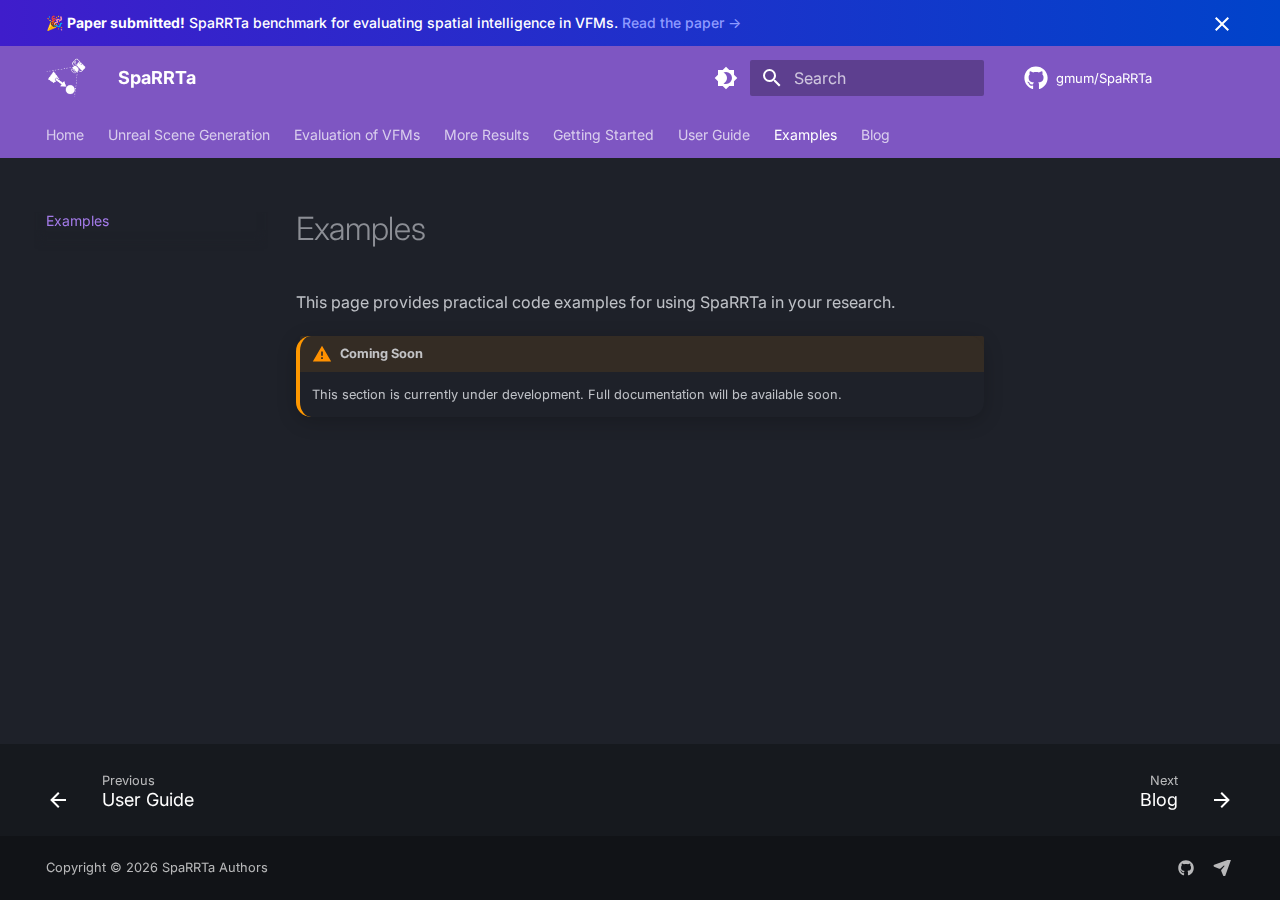
<file: examples/index.html>
<!DOCTYPE html><html lang="en" class="no-js"><head>
    
      <meta charset="utf-8">
      <meta name="viewport" content="width=device-width,initial-scale=1">
      
        <meta name="description" content="Code examples and demonstrations for using SpaRRTa">
      
      
        <meta name="author" content="Turhan Can Kargin et al.">
      
      
        <link rel="canonical" href="https://gmum.github.io/SpaRRTa/examples/">
      
      
        <link rel="prev" href="../user-guide/">
      
      
        <link rel="next" href="../blog/">
      
      
        
      
      
      <link rel="icon" href="../imgs/favicon.png">
      <meta name="generator" content="mkdocs-1.6.1, mkdocs-material-9.7.4">
    
    
      
        <title>Examples - SpaRRTa</title>
      
    
    
      <link rel="stylesheet" href="../assets/stylesheets/main.484c7ddc.min.css">
      
        
        <link rel="stylesheet" href="../assets/stylesheets/palette.ab4e12ef.min.css">
      
      


    
    
      
    
    
      
        
        
        <link rel="preconnect" href="https://fonts.gstatic.com" crossorigin="">
        <link rel="stylesheet" href="https://fonts.googleapis.com/css?family=Inter:300,300i,400,400i,700,700i%7CJetBrains+Mono:400,400i,700,700i&amp;display=fallback">
        <style>:root{--md-text-font:"Inter";--md-code-font:"JetBrains Mono"}</style>
      
    
    
      <link rel="stylesheet" href="../stylesheets/extra.css">
    
    <script>__md_scope=new URL("..",location),__md_hash=e=>[...e].reduce(((e,_)=>(e<<5)-e+_.charCodeAt(0)),0),__md_get=(e,_=localStorage,t=__md_scope)=>JSON.parse(_.getItem(t.pathname+"."+e)),__md_set=(e,_,t=localStorage,a=__md_scope)=>{try{t.setItem(a.pathname+"."+e,JSON.stringify(_))}catch(e){}}</script>
    
      
  


  
  

<script id="__analytics">function __md_analytics(){function e(){dataLayer.push(arguments)}window.dataLayer=window.dataLayer||[],e("js",new Date),e("config","G-S4G8M79T0F"),document.addEventListener("DOMContentLoaded",(function(){document.forms.search&&document.forms.search.query.addEventListener("blur",(function(){this.value&&e("event","search",{search_term:this.value})}));document$.subscribe((function(){var t=document.forms.feedback;if(void 0!==t)for(var a of t.querySelectorAll("[type=submit]"))a.addEventListener("click",(function(a){a.preventDefault();var n=document.location.pathname,d=this.getAttribute("data-md-value");e("event","feedback",{page:n,data:d}),t.firstElementChild.disabled=!0;var r=t.querySelector(".md-feedback__note [data-md-value='"+d+"']");r&&(r.hidden=!1)})),t.hidden=!1})),location$.subscribe((function(t){e("config","G-S4G8M79T0F",{page_path:t.pathname})}))}));var t=document.createElement("script");t.async=!0,t.src="https://www.googletagmanager.com/gtag/js?id=G-S4G8M79T0F",document.getElementById("__analytics").insertAdjacentElement("afterEnd",t)}</script>
  
    <script>"undefined"!=typeof __md_analytics&&__md_analytics()</script>
  

    
    
  <link href="../assets/stylesheets/glightbox.min.css" rel="stylesheet"><script src="../assets/javascripts/glightbox.min.js"></script><style id="glightbox-style">
            html.glightbox-open { overflow: initial; height: 100%; }
            .gslide-title { margin-top: 0px; user-select: text; }
            .gslide-desc { color: #666; user-select: text; }
            .gslide-image img { background: white; }
            .gscrollbar-fixer { padding-right: 15px; }
            .gdesc-inner { font-size: 0.75rem; }
            body[data-md-color-scheme="slate"] .gdesc-inner { background: var(--md-default-bg-color); }
            body[data-md-color-scheme="slate"] .gslide-title { color: var(--md-default-fg-color); }
            body[data-md-color-scheme="slate"] .gslide-desc { color: var(--md-default-fg-color); }
        </style></head>
  
  
    
    
      
    
    
    
    
    <body dir="ltr" data-md-color-scheme="slate" data-md-color-primary="deep-purple" data-md-color-accent="indigo">
  
    
    <input class="md-toggle" data-md-toggle="drawer" type="checkbox" id="__drawer" autocomplete="off">
    <input class="md-toggle" data-md-toggle="search" type="checkbox" id="__search" autocomplete="off">
    <label class="md-overlay" for="__drawer"></label>
    <div data-md-component="skip">
      
        
        <a href="#examples" class="md-skip">
          Skip to content
        </a>
      
    </div>
    <div data-md-component="announce">
      
        <aside class="md-banner">
          <div class="md-banner__inner md-grid md-typeset">
            
              <button class="md-banner__button md-icon" aria-label="Don't show this again">
                
                <svg xmlns="http://www.w3.org/2000/svg" viewBox="0 0 24 24"><path d="M19 6.41 17.59 5 12 10.59 6.41 5 5 6.41 10.59 12 5 17.59 6.41 19 12 13.41 17.59 19 19 17.59 13.41 12z"></path></svg>
              </button>
            
            
  <div class="announcement-content">
    🎉 <strong>Paper submitted!</strong> SpaRRTa benchmark for evaluating spatial intelligence in VFMs.
    <a href="https://arxiv.org/abs/2601.11729" target="_blank">Read the paper →</a>
  </div>

          </div>
          
            <script>var el=document.querySelector("[data-md-component=announce]");if(el){var content=el.querySelector(".md-typeset");__md_hash(content.innerHTML)===__md_get("__announce")&&(el.hidden=!0)}</script>
          
        </aside>
      
    </div>
    
    
      

  

<header class="md-header md-header--shadow md-header--lifted" data-md-component="header">
  <nav class="md-header__inner md-grid" aria-label="Header">
    <a href=".." title="SpaRRTa" class="md-header__button md-logo" aria-label="SpaRRTa" data-md-component="logo">
      
  <img src="../imgs/favicon.png" alt="logo">

    </a>
    <label class="md-header__button md-icon" for="__drawer">
      
      <svg xmlns="http://www.w3.org/2000/svg" viewBox="0 0 24 24"><path d="M3 6h18v2H3zm0 5h18v2H3zm0 5h18v2H3z"></path></svg>
    </label>
    <div class="md-header__title" data-md-component="header-title">
      <div class="md-header__ellipsis">
        <div class="md-header__topic">
          <span class="md-ellipsis">
            SpaRRTa
          </span>
        </div>
        <div class="md-header__topic" data-md-component="header-topic">
          <span class="md-ellipsis">
            
              Examples
            
          </span>
        </div>
      </div>
    </div>
    
      
        <form class="md-header__option" data-md-component="palette">
  
    
    
    
    <input class="md-option" data-md-color-media="" data-md-color-scheme="slate" data-md-color-primary="deep-purple" data-md-color-accent="indigo" aria-label="Switch to light mode" type="radio" name="__palette" id="__palette_0">
    
      <label class="md-header__button md-icon" title="Switch to light mode" for="__palette_1" hidden="">
        <svg xmlns="http://www.w3.org/2000/svg" viewBox="0 0 24 24"><path d="M12 18c-.89 0-1.74-.2-2.5-.55C11.56 16.5 13 14.42 13 12s-1.44-4.5-3.5-5.45C10.26 6.2 11.11 6 12 6a6 6 0 0 1 6 6 6 6 0 0 1-6 6m8-9.31V4h-4.69L12 .69 8.69 4H4v4.69L.69 12 4 15.31V20h4.69L12 23.31 15.31 20H20v-4.69L23.31 12z"></path></svg>
      </label>
    
  
    
    
    
    <input class="md-option" data-md-color-media="" data-md-color-scheme="default" data-md-color-primary="deep-purple" data-md-color-accent="indigo" aria-label="Switch to dark mode" type="radio" name="__palette" id="__palette_1">
    
      <label class="md-header__button md-icon" title="Switch to dark mode" for="__palette_0" hidden="">
        <svg xmlns="http://www.w3.org/2000/svg" viewBox="0 0 24 24"><path d="M12 8a4 4 0 0 0-4 4 4 4 0 0 0 4 4 4 4 0 0 0 4-4 4 4 0 0 0-4-4m0 10a6 6 0 0 1-6-6 6 6 0 0 1 6-6 6 6 0 0 1 6 6 6 6 0 0 1-6 6m8-9.31V4h-4.69L12 .69 8.69 4H4v4.69L.69 12 4 15.31V20h4.69L12 23.31 15.31 20H20v-4.69L23.31 12z"></path></svg>
      </label>
    
  
</form>
      
    
    
      <script>var palette=__md_get("__palette");if(palette&&palette.color){if("(prefers-color-scheme)"===palette.color.media){var media=matchMedia("(prefers-color-scheme: light)"),input=document.querySelector(media.matches?"[data-md-color-media='(prefers-color-scheme: light)']":"[data-md-color-media='(prefers-color-scheme: dark)']");palette.color.media=input.getAttribute("data-md-color-media"),palette.color.scheme=input.getAttribute("data-md-color-scheme"),palette.color.primary=input.getAttribute("data-md-color-primary"),palette.color.accent=input.getAttribute("data-md-color-accent")}for(var[key,value]of Object.entries(palette.color))document.body.setAttribute("data-md-color-"+key,value)}</script>
    
    
    
      
      
        <label class="md-header__button md-icon" for="__search">
          
          <svg xmlns="http://www.w3.org/2000/svg" viewBox="0 0 24 24"><path d="M9.5 3A6.5 6.5 0 0 1 16 9.5c0 1.61-.59 3.09-1.56 4.23l.27.27h.79l5 5-1.5 1.5-5-5v-.79l-.27-.27A6.52 6.52 0 0 1 9.5 16 6.5 6.5 0 0 1 3 9.5 6.5 6.5 0 0 1 9.5 3m0 2C7 5 5 7 5 9.5S7 14 9.5 14 14 12 14 9.5 12 5 9.5 5"></path></svg>
        </label>
        <div class="md-search" data-md-component="search" role="dialog">
  <label class="md-search__overlay" for="__search"></label>
  <div class="md-search__inner" role="search">
    <form class="md-search__form" name="search">
      <input type="text" class="md-search__input" name="query" aria-label="Search" placeholder="Search" autocapitalize="off" autocorrect="off" autocomplete="off" spellcheck="false" data-md-component="search-query" required="">
      <label class="md-search__icon md-icon" for="__search">
        
        <svg xmlns="http://www.w3.org/2000/svg" viewBox="0 0 24 24"><path d="M9.5 3A6.5 6.5 0 0 1 16 9.5c0 1.61-.59 3.09-1.56 4.23l.27.27h.79l5 5-1.5 1.5-5-5v-.79l-.27-.27A6.52 6.52 0 0 1 9.5 16 6.5 6.5 0 0 1 3 9.5 6.5 6.5 0 0 1 9.5 3m0 2C7 5 5 7 5 9.5S7 14 9.5 14 14 12 14 9.5 12 5 9.5 5"></path></svg>
        
        <svg xmlns="http://www.w3.org/2000/svg" viewBox="0 0 24 24"><path d="M20 11v2H8l5.5 5.5-1.42 1.42L4.16 12l7.92-7.92L13.5 5.5 8 11z"></path></svg>
      </label>
      <nav class="md-search__options" aria-label="Search">
        
          <a href="javascript:void(0)" class="md-search__icon md-icon" title="Share" aria-label="Share" data-clipboard="" data-clipboard-text="" data-md-component="search-share" tabindex="-1">
            
            <svg xmlns="http://www.w3.org/2000/svg" viewBox="0 0 24 24"><path d="M18 16.08c-.76 0-1.44.3-1.96.77L8.91 12.7c.05-.23.09-.46.09-.7s-.04-.47-.09-.7l7.05-4.11c.54.5 1.25.81 2.04.81a3 3 0 0 0 3-3 3 3 0 0 0-3-3 3 3 0 0 0-3 3c0 .24.04.47.09.7L8.04 9.81C7.5 9.31 6.79 9 6 9a3 3 0 0 0-3 3 3 3 0 0 0 3 3c.79 0 1.5-.31 2.04-.81l7.12 4.15c-.05.21-.08.43-.08.66 0 1.61 1.31 2.91 2.92 2.91s2.92-1.3 2.92-2.91A2.92 2.92 0 0 0 18 16.08"></path></svg>
          </a>
        
        <button type="reset" class="md-search__icon md-icon" title="Clear" aria-label="Clear" tabindex="-1">
          
          <svg xmlns="http://www.w3.org/2000/svg" viewBox="0 0 24 24"><path d="M19 6.41 17.59 5 12 10.59 6.41 5 5 6.41 10.59 12 5 17.59 6.41 19 12 13.41 17.59 19 19 17.59 13.41 12z"></path></svg>
        </button>
      </nav>
      
        <div class="md-search__suggest" data-md-component="search-suggest"></div>
      
    </form>
    <div class="md-search__output">
      <div class="md-search__scrollwrap" tabindex="0" data-md-scrollfix="">
        <div class="md-search-result" data-md-component="search-result">
          <div class="md-search-result__meta">
            Initializing search
          </div>
          <ol class="md-search-result__list" role="presentation"></ol>
        </div>
      </div>
    </div>
  </div>
</div>
      
    
    
      <div class="md-header__source">
        <a href="https://github.com/gmum/SpaRRTa" title="Go to repository" class="md-source" data-md-component="source">
  <div class="md-source__icon md-icon">
    
    <svg xmlns="http://www.w3.org/2000/svg" viewBox="0 0 512 512"><!--! Font Awesome Free 7.1.0 by @fontawesome - https://fontawesome.com License - https://fontawesome.com/license/free (Icons: CC BY 4.0, Fonts: SIL OFL 1.1, Code: MIT License) Copyright 2025 Fonticons, Inc.--><path d="M173.9 397.4c0 2-2.3 3.6-5.2 3.6-3.3.3-5.6-1.3-5.6-3.6 0-2 2.3-3.6 5.2-3.6 3-.3 5.6 1.3 5.6 3.6m-31.1-4.5c-.7 2 1.3 4.3 4.3 4.9 2.6 1 5.6 0 6.2-2s-1.3-4.3-4.3-5.2c-2.6-.7-5.5.3-6.2 2.3m44.2-1.7c-2.9.7-4.9 2.6-4.6 4.9.3 2 2.9 3.3 5.9 2.6 2.9-.7 4.9-2.6 4.6-4.6-.3-1.9-3-3.2-5.9-2.9M252.8 8C114.1 8 8 113.3 8 252c0 110.9 69.8 205.8 169.5 239.2 12.8 2.3 17.3-5.6 17.3-12.1 0-6.2-.3-40.4-.3-61.4 0 0-70 15-84.7-29.8 0 0-11.4-29.1-27.8-36.6 0 0-22.9-15.7 1.6-15.4 0 0 24.9 2 38.6 25.8 21.9 38.6 58.6 27.5 72.9 20.9 2.3-16 8.8-27.1 16-33.7-55.9-6.2-112.3-14.3-112.3-110.5 0-27.5 7.6-41.3 23.6-58.9-2.6-6.5-11.1-33.3 2.6-67.9 20.9-6.5 69 27 69 27 20-5.6 41.5-8.5 62.8-8.5s42.8 2.9 62.8 8.5c0 0 48.1-33.6 69-27 13.7 34.7 5.2 61.4 2.6 67.9 16 17.7 25.8 31.5 25.8 58.9 0 96.5-58.9 104.2-114.8 110.5 9.2 7.9 17 22.9 17 46.4 0 33.7-.3 75.4-.3 83.6 0 6.5 4.6 14.4 17.3 12.1C436.2 457.8 504 362.9 504 252 504 113.3 391.5 8 252.8 8M105.2 352.9c-1.3 1-1 3.3.7 5.2 1.6 1.6 3.9 2.3 5.2 1 1.3-1 1-3.3-.7-5.2-1.6-1.6-3.9-2.3-5.2-1m-10.8-8.1c-.7 1.3.3 2.9 2.3 3.9 1.6 1 3.6.7 4.3-.7.7-1.3-.3-2.9-2.3-3.9-2-.6-3.6-.3-4.3.7m32.4 35.6c-1.6 1.3-1 4.3 1.3 6.2 2.3 2.3 5.2 2.6 6.5 1 1.3-1.3.7-4.3-1.3-6.2-2.2-2.3-5.2-2.6-6.5-1m-11.4-14.7c-1.6 1-1.6 3.6 0 5.9s4.3 3.3 5.6 2.3c1.6-1.3 1.6-3.9 0-6.2-1.4-2.3-4-3.3-5.6-2"></path></svg>
  </div>
  <div class="md-source__repository">
    gmum/SpaRRTa
  </div>
</a>
      </div>
    
  </nav>
  
    
      
<nav class="md-tabs" aria-label="Tabs" data-md-component="tabs">
  <div class="md-grid">
    <ul class="md-tabs__list">
      
        
  
  
  
  
    <li class="md-tabs__item">
      <a href=".." class="md-tabs__link">
        
  
  
    
  
  Home

      </a>
    </li>
  

      
        
  
  
  
  
    <li class="md-tabs__item">
      <a href="../unreal-scene-generation/" class="md-tabs__link">
        
  
  
    
  
  Unreal Scene Generation

      </a>
    </li>
  

      
        
  
  
  
  
    <li class="md-tabs__item">
      <a href="../evaluation-vfms/" class="md-tabs__link">
        
  
  
    
  
  Evaluation of VFMs

      </a>
    </li>
  

      
        
  
  
  
  
    <li class="md-tabs__item">
      <a href="../results/" class="md-tabs__link">
        
  
  
    
  
  More Results

      </a>
    </li>
  

      
        
  
  
  
  
    <li class="md-tabs__item">
      <a href="../getting-started/" class="md-tabs__link">
        
  
  
    
  
  Getting Started

      </a>
    </li>
  

      
        
  
  
  
  
    <li class="md-tabs__item">
      <a href="../user-guide/" class="md-tabs__link">
        
  
  
    
  
  User Guide

      </a>
    </li>
  

      
        
  
  
  
    
  
  
    <li class="md-tabs__item md-tabs__item--active">
      <a href="./" class="md-tabs__link">
        
  
  
    
  
  Examples

      </a>
    </li>
  

      
        
  
  
  
  
    
    
      <li class="md-tabs__item">
        <a href="../blog/" class="md-tabs__link">
          
  
  
  Blog

        </a>
      </li>
    
  

      
    </ul>
  </div>
</nav>
    
  
</header>
    
    <div class="md-container" data-md-component="container">
      
      
        
      
      <main class="md-main" data-md-component="main">
        <div class="md-main__inner md-grid">
          
            
              
              <div class="md-sidebar md-sidebar--primary" data-md-component="sidebar" data-md-type="navigation">
                <div class="md-sidebar__scrollwrap">
                  <div class="md-sidebar__inner">
                    


  


<nav class="md-nav md-nav--primary md-nav--lifted" aria-label="Navigation" data-md-level="0">
  <label class="md-nav__title" for="__drawer">
    <a href=".." title="SpaRRTa" class="md-nav__button md-logo" aria-label="SpaRRTa" data-md-component="logo">
      
  <img src="../imgs/favicon.png" alt="logo">

    </a>
    SpaRRTa
  </label>
  
    <div class="md-nav__source">
      <a href="https://github.com/gmum/SpaRRTa" title="Go to repository" class="md-source" data-md-component="source">
  <div class="md-source__icon md-icon">
    
    <svg xmlns="http://www.w3.org/2000/svg" viewBox="0 0 512 512"><!--! Font Awesome Free 7.1.0 by @fontawesome - https://fontawesome.com License - https://fontawesome.com/license/free (Icons: CC BY 4.0, Fonts: SIL OFL 1.1, Code: MIT License) Copyright 2025 Fonticons, Inc.--><path d="M173.9 397.4c0 2-2.3 3.6-5.2 3.6-3.3.3-5.6-1.3-5.6-3.6 0-2 2.3-3.6 5.2-3.6 3-.3 5.6 1.3 5.6 3.6m-31.1-4.5c-.7 2 1.3 4.3 4.3 4.9 2.6 1 5.6 0 6.2-2s-1.3-4.3-4.3-5.2c-2.6-.7-5.5.3-6.2 2.3m44.2-1.7c-2.9.7-4.9 2.6-4.6 4.9.3 2 2.9 3.3 5.9 2.6 2.9-.7 4.9-2.6 4.6-4.6-.3-1.9-3-3.2-5.9-2.9M252.8 8C114.1 8 8 113.3 8 252c0 110.9 69.8 205.8 169.5 239.2 12.8 2.3 17.3-5.6 17.3-12.1 0-6.2-.3-40.4-.3-61.4 0 0-70 15-84.7-29.8 0 0-11.4-29.1-27.8-36.6 0 0-22.9-15.7 1.6-15.4 0 0 24.9 2 38.6 25.8 21.9 38.6 58.6 27.5 72.9 20.9 2.3-16 8.8-27.1 16-33.7-55.9-6.2-112.3-14.3-112.3-110.5 0-27.5 7.6-41.3 23.6-58.9-2.6-6.5-11.1-33.3 2.6-67.9 20.9-6.5 69 27 69 27 20-5.6 41.5-8.5 62.8-8.5s42.8 2.9 62.8 8.5c0 0 48.1-33.6 69-27 13.7 34.7 5.2 61.4 2.6 67.9 16 17.7 25.8 31.5 25.8 58.9 0 96.5-58.9 104.2-114.8 110.5 9.2 7.9 17 22.9 17 46.4 0 33.7-.3 75.4-.3 83.6 0 6.5 4.6 14.4 17.3 12.1C436.2 457.8 504 362.9 504 252 504 113.3 391.5 8 252.8 8M105.2 352.9c-1.3 1-1 3.3.7 5.2 1.6 1.6 3.9 2.3 5.2 1 1.3-1 1-3.3-.7-5.2-1.6-1.6-3.9-2.3-5.2-1m-10.8-8.1c-.7 1.3.3 2.9 2.3 3.9 1.6 1 3.6.7 4.3-.7.7-1.3-.3-2.9-2.3-3.9-2-.6-3.6-.3-4.3.7m32.4 35.6c-1.6 1.3-1 4.3 1.3 6.2 2.3 2.3 5.2 2.6 6.5 1 1.3-1.3.7-4.3-1.3-6.2-2.2-2.3-5.2-2.6-6.5-1m-11.4-14.7c-1.6 1-1.6 3.6 0 5.9s4.3 3.3 5.6 2.3c1.6-1.3 1.6-3.9 0-6.2-1.4-2.3-4-3.3-5.6-2"></path></svg>
  </div>
  <div class="md-source__repository">
    gmum/SpaRRTa
  </div>
</a>
    </div>
  
  <ul class="md-nav__list" data-md-scrollfix="">
    
      
      
  
  
  
  
    <li class="md-nav__item">
      <a href=".." class="md-nav__link">
        
  
  
  <span class="md-ellipsis">
    
  
    Home
  

    
  </span>
  
  

      </a>
    </li>
  

    
      
      
  
  
  
  
    <li class="md-nav__item">
      <a href="../unreal-scene-generation/" class="md-nav__link">
        
  
  
  <span class="md-ellipsis">
    
  
    Unreal Scene Generation
  

    
  </span>
  
  

      </a>
    </li>
  

    
      
      
  
  
  
  
    <li class="md-nav__item">
      <a href="../evaluation-vfms/" class="md-nav__link">
        
  
  
  <span class="md-ellipsis">
    
  
    Evaluation of VFMs
  

    
  </span>
  
  

      </a>
    </li>
  

    
      
      
  
  
  
  
    <li class="md-nav__item">
      <a href="../results/" class="md-nav__link">
        
  
  
  <span class="md-ellipsis">
    
  
    More Results
  

    
  </span>
  
  

      </a>
    </li>
  

    
      
      
  
  
  
  
    <li class="md-nav__item">
      <a href="../getting-started/" class="md-nav__link">
        
  
  
  <span class="md-ellipsis">
    
  
    Getting Started
  

    
  </span>
  
  

      </a>
    </li>
  

    
      
      
  
  
  
  
    <li class="md-nav__item">
      <a href="../user-guide/" class="md-nav__link">
        
  
  
  <span class="md-ellipsis">
    
  
    User Guide
  

    
  </span>
  
  

      </a>
    </li>
  

    
      
      
  
  
    
  
  
  
    <li class="md-nav__item md-nav__item--active">
      
      <input class="md-nav__toggle md-toggle" type="checkbox" id="__toc">
      
      
        
      
      
      <a href="./" class="md-nav__link md-nav__link--active">
        
  
  
  <span class="md-ellipsis">
    
  
    Examples
  

    
  </span>
  
  

      </a>
      
    </li>
  

    
      
      
  
  
  
  
    
    
    
    
      
      
        
      
    
    
    <li class="md-nav__item md-nav__item--nested">
      
        
        
          
        
        <input class="md-nav__toggle md-toggle md-toggle--indeterminate" type="checkbox" id="__nav_8">
        
          
          <label class="md-nav__link" for="__nav_8" id="__nav_8_label" tabindex="0">
            
  
  
  <span class="md-ellipsis">
    
  
    Blog
  

    
  </span>
  
  

            <span class="md-nav__icon md-icon"></span>
          </label>
        
        <nav class="md-nav" data-md-level="1" aria-labelledby="__nav_8_label" aria-expanded="false">
          <label class="md-nav__title" for="__nav_8">
            <span class="md-nav__icon md-icon"></span>
            
  
    Blog
  

          </label>
          <ul class="md-nav__list" data-md-scrollfix="">
            
              
                
  
  
  
    
  
  
    <li class="md-nav__item">
      <a href="../blog/" class="md-nav__link">
        
  
  
  <span class="md-ellipsis">
    
  
    Blog
  

    
  </span>
  
  

      </a>
    </li>
  

              
            
              
                
  
  
  
  
    
    
    
    
      
      
        
      
    
    
    <li class="md-nav__item md-nav__item--nested">
      
        
        
          
        
        <input class="md-nav__toggle md-toggle md-toggle--indeterminate" type="checkbox" id="__nav_8_2">
        
          
          <label class="md-nav__link" for="__nav_8_2" id="__nav_8_2_label" tabindex="0">
            
  
  
  <span class="md-ellipsis">
    
  
    Archive
  

    
  </span>
  
  

            <span class="md-nav__icon md-icon"></span>
          </label>
        
        <nav class="md-nav" data-md-level="2" aria-labelledby="__nav_8_2_label" aria-expanded="false">
          <label class="md-nav__title" for="__nav_8_2">
            <span class="md-nav__icon md-icon"></span>
            
  
    Archive
  

          </label>
          <ul class="md-nav__list" data-md-scrollfix="">
            
              
                
  
  
  
    
  
  
    <li class="md-nav__item">
      <a href="../blog/archive/2025/" class="md-nav__link">
        
  
  
  <span class="md-ellipsis">
    
  
    2025
  

    
  </span>
  
  

      </a>
    </li>
  

              
            
          </ul>
        </nav>
      
    </li>
  

              
            
              
                
  
  
  
  
    
    
    
    
      
      
        
      
    
    
    <li class="md-nav__item md-nav__item--nested">
      
        
        
          
        
        <input class="md-nav__toggle md-toggle md-toggle--indeterminate" type="checkbox" id="__nav_8_3">
        
          
          <label class="md-nav__link" for="__nav_8_3" id="__nav_8_3_label" tabindex="0">
            
  
  
  <span class="md-ellipsis">
    
  
    Categories
  

    
  </span>
  
  

            <span class="md-nav__icon md-icon"></span>
          </label>
        
        <nav class="md-nav" data-md-level="2" aria-labelledby="__nav_8_3_label" aria-expanded="false">
          <label class="md-nav__title" for="__nav_8_3">
            <span class="md-nav__icon md-icon"></span>
            
  
    Categories
  

          </label>
          <ul class="md-nav__list" data-md-scrollfix="">
            
              
                
  
  
  
    
  
  
    <li class="md-nav__item">
      <a href="../blog/category/announcements/" class="md-nav__link">
        
  
  
  <span class="md-ellipsis">
    
  
    Announcements
  

    
  </span>
  
  

      </a>
    </li>
  

              
            
          </ul>
        </nav>
      
    </li>
  

              
            
          </ul>
        </nav>
      
    </li>
  

    
  </ul>
</nav>
                  </div>
                </div>
              </div>
            
            
              
              <div class="md-sidebar md-sidebar--secondary" data-md-component="sidebar" data-md-type="toc">
                <div class="md-sidebar__scrollwrap">
                  <div class="md-sidebar__inner">
                    

<nav class="md-nav md-nav--secondary" aria-label="Table of contents">
  
  
  
    
  
  
</nav>
                  </div>
                </div>
              </div>
            
          
          
            <div class="md-content" data-md-component="content">
              
                



  


              
              <article class="md-content__inner md-typeset">
                
                  


  
  


<h1 id="examples">Examples<a class="headerlink" href="#examples" title="Permanent link">¶</a></h1>
<p>This page provides practical code examples for using SpaRRTa in your research.</p>
<div class="admonition warning">
<p class="admonition-title">Coming Soon</p>
<p>This section is currently under development. Full documentation will be available soon.</p>
</div>
<!--
## Quick Examples

### Evaluate a Single Model

<div class="language-python highlight"><pre><span></span><code><span id="__span-0-1"><a id="__codelineno-0-1" name="__codelineno-0-1" href="#__codelineno-0-1"></a><span class="kn">from</span><span class="w"> </span><span class="nn">sparrta</span><span class="w"> </span><span class="kn">import</span> <span class="n">SpaRRTaEvaluator</span><span class="p">,</span> <span class="n">load_vfm</span>
</span><span id="__span-0-2"><a id="__codelineno-0-2" name="__codelineno-0-2" href="#__codelineno-0-2"></a>
</span><span id="__span-0-3"><a id="__codelineno-0-3" name="__codelineno-0-3" href="#__codelineno-0-3"></a><span class="c1"># Load model</span>
</span><span id="__span-0-4"><a id="__codelineno-0-4" name="__codelineno-0-4" href="#__codelineno-0-4"></a><span class="n">model</span> <span class="o">=</span> <span class="n">load_vfm</span><span class="p">(</span><span class="s2">&quot;dinov2_vitb14&quot;</span><span class="p">)</span>
</span><span id="__span-0-5"><a id="__codelineno-0-5" name="__codelineno-0-5" href="#__codelineno-0-5"></a>
</span><span id="__span-0-6"><a id="__codelineno-0-6" name="__codelineno-0-6" href="#__codelineno-0-6"></a><span class="c1"># Create evaluator</span>
</span><span id="__span-0-7"><a id="__codelineno-0-7" name="__codelineno-0-7" href="#__codelineno-0-7"></a><span class="n">evaluator</span> <span class="o">=</span> <span class="n">SpaRRTaEvaluator</span><span class="p">(</span>
</span><span id="__span-0-8"><a id="__codelineno-0-8" name="__codelineno-0-8" href="#__codelineno-0-8"></a>    <span class="n">data_path</span><span class="o">=</span><span class="s2">&quot;data/sparrta&quot;</span><span class="p">,</span>
</span><span id="__span-0-9"><a id="__codelineno-0-9" name="__codelineno-0-9" href="#__codelineno-0-9"></a>    <span class="n">probe_type</span><span class="o">=</span><span class="s2">&quot;efficient&quot;</span><span class="p">,</span>
</span><span id="__span-0-10"><a id="__codelineno-0-10" name="__codelineno-0-10" href="#__codelineno-0-10"></a><span class="p">)</span>
</span><span id="__span-0-11"><a id="__codelineno-0-11" name="__codelineno-0-11" href="#__codelineno-0-11"></a>
</span><span id="__span-0-12"><a id="__codelineno-0-12" name="__codelineno-0-12" href="#__codelineno-0-12"></a><span class="c1"># Run evaluation</span>
</span><span id="__span-0-13"><a id="__codelineno-0-13" name="__codelineno-0-13" href="#__codelineno-0-13"></a><span class="n">results</span> <span class="o">=</span> <span class="n">evaluator</span><span class="o">.</span><span class="n">evaluate</span><span class="p">(</span>
</span><span id="__span-0-14"><a id="__codelineno-0-14" name="__codelineno-0-14" href="#__codelineno-0-14"></a>    <span class="n">model</span><span class="o">=</span><span class="n">model</span><span class="p">,</span>
</span><span id="__span-0-15"><a id="__codelineno-0-15" name="__codelineno-0-15" href="#__codelineno-0-15"></a>    <span class="n">environments</span><span class="o">=</span><span class="p">[</span><span class="s2">&quot;forest&quot;</span><span class="p">],</span>
</span><span id="__span-0-16"><a id="__codelineno-0-16" name="__codelineno-0-16" href="#__codelineno-0-16"></a>    <span class="n">tasks</span><span class="o">=</span><span class="p">[</span><span class="s2">&quot;ego&quot;</span><span class="p">],</span>
</span><span id="__span-0-17"><a id="__codelineno-0-17" name="__codelineno-0-17" href="#__codelineno-0-17"></a><span class="p">)</span>
</span><span id="__span-0-18"><a id="__codelineno-0-18" name="__codelineno-0-18" href="#__codelineno-0-18"></a>
</span><span id="__span-0-19"><a id="__codelineno-0-19" name="__codelineno-0-19" href="#__codelineno-0-19"></a><span class="nb">print</span><span class="p">(</span><span class="sa">f</span><span class="s2">&quot;Forest Ego Accuracy: </span><span class="si">{</span><span class="n">results</span><span class="p">[</span><span class="s1">&#39;forest&#39;</span><span class="p">][</span><span class="s1">&#39;ego&#39;</span><span class="p">][</span><span class="s1">&#39;accuracy&#39;</span><span class="p">]</span><span class="si">:</span><span class="s2">.2f</span><span class="si">}</span><span class="s2">%&quot;</span><span class="p">)</span>
</span></code></pre></div>

### Compare Multiple Models

<div class="language-python highlight"><pre><span></span><code><span id="__span-1-1"><a id="__codelineno-1-1" name="__codelineno-1-1" href="#__codelineno-1-1"></a><span class="kn">from</span><span class="w"> </span><span class="nn">sparrta</span><span class="w"> </span><span class="kn">import</span> <span class="n">SpaRRTaEvaluator</span><span class="p">,</span> <span class="n">load_vfm</span>
</span><span id="__span-1-2"><a id="__codelineno-1-2" name="__codelineno-1-2" href="#__codelineno-1-2"></a><span class="kn">import</span><span class="w"> </span><span class="nn">pandas</span><span class="w"> </span><span class="k">as</span><span class="w"> </span><span class="nn">pd</span>
</span><span id="__span-1-3"><a id="__codelineno-1-3" name="__codelineno-1-3" href="#__codelineno-1-3"></a>
</span><span id="__span-1-4"><a id="__codelineno-1-4" name="__codelineno-1-4" href="#__codelineno-1-4"></a><span class="n">models</span> <span class="o">=</span> <span class="p">[</span>
</span><span id="__span-1-5"><a id="__codelineno-1-5" name="__codelineno-1-5" href="#__codelineno-1-5"></a>    <span class="s2">&quot;dinov2_vitb14&quot;</span><span class="p">,</span>
</span><span id="__span-1-6"><a id="__codelineno-1-6" name="__codelineno-1-6" href="#__codelineno-1-6"></a>    <span class="s2">&quot;dinov2_vitl14&quot;</span><span class="p">,</span> 
</span><span id="__span-1-7"><a id="__codelineno-1-7" name="__codelineno-1-7" href="#__codelineno-1-7"></a>    <span class="s2">&quot;clip_vitb16&quot;</span><span class="p">,</span>
</span><span id="__span-1-8"><a id="__codelineno-1-8" name="__codelineno-1-8" href="#__codelineno-1-8"></a>    <span class="s2">&quot;mae_vitb16&quot;</span><span class="p">,</span>
</span><span id="__span-1-9"><a id="__codelineno-1-9" name="__codelineno-1-9" href="#__codelineno-1-9"></a><span class="p">]</span>
</span><span id="__span-1-10"><a id="__codelineno-1-10" name="__codelineno-1-10" href="#__codelineno-1-10"></a>
</span><span id="__span-1-11"><a id="__codelineno-1-11" name="__codelineno-1-11" href="#__codelineno-1-11"></a><span class="n">evaluator</span> <span class="o">=</span> <span class="n">SpaRRTaEvaluator</span><span class="p">(</span><span class="n">data_path</span><span class="o">=</span><span class="s2">&quot;data/sparrta&quot;</span><span class="p">)</span>
</span><span id="__span-1-12"><a id="__codelineno-1-12" name="__codelineno-1-12" href="#__codelineno-1-12"></a><span class="n">results</span> <span class="o">=</span> <span class="p">{}</span>
</span><span id="__span-1-13"><a id="__codelineno-1-13" name="__codelineno-1-13" href="#__codelineno-1-13"></a>
</span><span id="__span-1-14"><a id="__codelineno-1-14" name="__codelineno-1-14" href="#__codelineno-1-14"></a><span class="k">for</span> <span class="n">model_name</span> <span class="ow">in</span> <span class="n">models</span><span class="p">:</span>
</span><span id="__span-1-15"><a id="__codelineno-1-15" name="__codelineno-1-15" href="#__codelineno-1-15"></a>    <span class="n">model</span> <span class="o">=</span> <span class="n">load_vfm</span><span class="p">(</span><span class="n">model_name</span><span class="p">)</span>
</span><span id="__span-1-16"><a id="__codelineno-1-16" name="__codelineno-1-16" href="#__codelineno-1-16"></a>    <span class="n">results</span><span class="p">[</span><span class="n">model_name</span><span class="p">]</span> <span class="o">=</span> <span class="n">evaluator</span><span class="o">.</span><span class="n">evaluate</span><span class="p">(</span>
</span><span id="__span-1-17"><a id="__codelineno-1-17" name="__codelineno-1-17" href="#__codelineno-1-17"></a>        <span class="n">model</span><span class="o">=</span><span class="n">model</span><span class="p">,</span>
</span><span id="__span-1-18"><a id="__codelineno-1-18" name="__codelineno-1-18" href="#__codelineno-1-18"></a>        <span class="n">environments</span><span class="o">=</span><span class="s2">&quot;all&quot;</span><span class="p">,</span>
</span><span id="__span-1-19"><a id="__codelineno-1-19" name="__codelineno-1-19" href="#__codelineno-1-19"></a>        <span class="n">tasks</span><span class="o">=</span><span class="p">[</span><span class="s2">&quot;ego&quot;</span><span class="p">,</span> <span class="s2">&quot;allo&quot;</span><span class="p">],</span>
</span><span id="__span-1-20"><a id="__codelineno-1-20" name="__codelineno-1-20" href="#__codelineno-1-20"></a>    <span class="p">)</span>
</span><span id="__span-1-21"><a id="__codelineno-1-21" name="__codelineno-1-21" href="#__codelineno-1-21"></a>
</span><span id="__span-1-22"><a id="__codelineno-1-22" name="__codelineno-1-22" href="#__codelineno-1-22"></a><span class="c1"># Create comparison table</span>
</span><span id="__span-1-23"><a id="__codelineno-1-23" name="__codelineno-1-23" href="#__codelineno-1-23"></a><span class="n">df</span> <span class="o">=</span> <span class="n">pd</span><span class="o">.</span><span class="n">DataFrame</span><span class="p">({</span>
</span><span id="__span-1-24"><a id="__codelineno-1-24" name="__codelineno-1-24" href="#__codelineno-1-24"></a>    <span class="n">name</span><span class="p">:</span> <span class="p">{</span>
</span><span id="__span-1-25"><a id="__codelineno-1-25" name="__codelineno-1-25" href="#__codelineno-1-25"></a>        <span class="s2">&quot;Ego&quot;</span><span class="p">:</span> <span class="n">r</span><span class="o">.</span><span class="n">mean_accuracy</span><span class="p">(</span><span class="s2">&quot;ego&quot;</span><span class="p">),</span>
</span><span id="__span-1-26"><a id="__codelineno-1-26" name="__codelineno-1-26" href="#__codelineno-1-26"></a>        <span class="s2">&quot;Allo&quot;</span><span class="p">:</span> <span class="n">r</span><span class="o">.</span><span class="n">mean_accuracy</span><span class="p">(</span><span class="s2">&quot;allo&quot;</span><span class="p">),</span>
</span><span id="__span-1-27"><a id="__codelineno-1-27" name="__codelineno-1-27" href="#__codelineno-1-27"></a>    <span class="p">}</span>
</span><span id="__span-1-28"><a id="__codelineno-1-28" name="__codelineno-1-28" href="#__codelineno-1-28"></a>    <span class="k">for</span> <span class="n">name</span><span class="p">,</span> <span class="n">r</span> <span class="ow">in</span> <span class="n">results</span><span class="o">.</span><span class="n">items</span><span class="p">()</span>
</span><span id="__span-1-29"><a id="__codelineno-1-29" name="__codelineno-1-29" href="#__codelineno-1-29"></a><span class="p">})</span><span class="o">.</span><span class="n">T</span>
</span><span id="__span-1-30"><a id="__codelineno-1-30" name="__codelineno-1-30" href="#__codelineno-1-30"></a>
</span><span id="__span-1-31"><a id="__codelineno-1-31" name="__codelineno-1-31" href="#__codelineno-1-31"></a><span class="nb">print</span><span class="p">(</span><span class="n">df</span><span class="p">)</span>
</span></code></pre></div>

## Dataset Examples

### Load and Visualize Samples

<div class="language-python highlight"><pre><span></span><code><span id="__span-2-1"><a id="__codelineno-2-1" name="__codelineno-2-1" href="#__codelineno-2-1"></a><span class="kn">import</span><span class="w"> </span><span class="nn">matplotlib.pyplot</span><span class="w"> </span><span class="k">as</span><span class="w"> </span><span class="nn">plt</span>
</span><span id="__span-2-2"><a id="__codelineno-2-2" name="__codelineno-2-2" href="#__codelineno-2-2"></a><span class="kn">from</span><span class="w"> </span><span class="nn">sparrta</span><span class="w"> </span><span class="kn">import</span> <span class="n">SpaRRTaDataset</span>
</span><span id="__span-2-3"><a id="__codelineno-2-3" name="__codelineno-2-3" href="#__codelineno-2-3"></a>
</span><span id="__span-2-4"><a id="__codelineno-2-4" name="__codelineno-2-4" href="#__codelineno-2-4"></a><span class="n">dataset</span> <span class="o">=</span> <span class="n">SpaRRTaDataset</span><span class="p">(</span>
</span><span id="__span-2-5"><a id="__codelineno-2-5" name="__codelineno-2-5" href="#__codelineno-2-5"></a>    <span class="n">data_path</span><span class="o">=</span><span class="s2">&quot;data/sparrta&quot;</span><span class="p">,</span>
</span><span id="__span-2-6"><a id="__codelineno-2-6" name="__codelineno-2-6" href="#__codelineno-2-6"></a>    <span class="n">environment</span><span class="o">=</span><span class="s2">&quot;forest&quot;</span><span class="p">,</span>
</span><span id="__span-2-7"><a id="__codelineno-2-7" name="__codelineno-2-7" href="#__codelineno-2-7"></a>    <span class="n">task</span><span class="o">=</span><span class="s2">&quot;ego&quot;</span><span class="p">,</span>
</span><span id="__span-2-8"><a id="__codelineno-2-8" name="__codelineno-2-8" href="#__codelineno-2-8"></a>    <span class="n">split</span><span class="o">=</span><span class="s2">&quot;test&quot;</span><span class="p">,</span>
</span><span id="__span-2-9"><a id="__codelineno-2-9" name="__codelineno-2-9" href="#__codelineno-2-9"></a><span class="p">)</span>
</span><span id="__span-2-10"><a id="__codelineno-2-10" name="__codelineno-2-10" href="#__codelineno-2-10"></a>
</span><span id="__span-2-11"><a id="__codelineno-2-11" name="__codelineno-2-11" href="#__codelineno-2-11"></a><span class="c1"># Visualize samples</span>
</span><span id="__span-2-12"><a id="__codelineno-2-12" name="__codelineno-2-12" href="#__codelineno-2-12"></a><span class="n">fig</span><span class="p">,</span> <span class="n">axes</span> <span class="o">=</span> <span class="n">plt</span><span class="o">.</span><span class="n">subplots</span><span class="p">(</span><span class="mi">2</span><span class="p">,</span> <span class="mi">4</span><span class="p">,</span> <span class="n">figsize</span><span class="o">=</span><span class="p">(</span><span class="mi">16</span><span class="p">,</span> <span class="mi">8</span><span class="p">))</span>
</span><span id="__span-2-13"><a id="__codelineno-2-13" name="__codelineno-2-13" href="#__codelineno-2-13"></a>
</span><span id="__span-2-14"><a id="__codelineno-2-14" name="__codelineno-2-14" href="#__codelineno-2-14"></a><span class="k">for</span> <span class="n">idx</span><span class="p">,</span> <span class="n">ax</span> <span class="ow">in</span> <span class="nb">enumerate</span><span class="p">(</span><span class="n">axes</span><span class="o">.</span><span class="n">flat</span><span class="p">):</span>
</span><span id="__span-2-15"><a id="__codelineno-2-15" name="__codelineno-2-15" href="#__codelineno-2-15"></a>    <span class="n">image</span><span class="p">,</span> <span class="n">label</span><span class="p">,</span> <span class="n">metadata</span> <span class="o">=</span> <span class="n">dataset</span><span class="p">[</span><span class="n">idx</span><span class="p">]</span>
</span><span id="__span-2-16"><a id="__codelineno-2-16" name="__codelineno-2-16" href="#__codelineno-2-16"></a>
</span><span id="__span-2-17"><a id="__codelineno-2-17" name="__codelineno-2-17" href="#__codelineno-2-17"></a>    <span class="c1"># Convert tensor to numpy</span>
</span><span id="__span-2-18"><a id="__codelineno-2-18" name="__codelineno-2-18" href="#__codelineno-2-18"></a>    <span class="n">img_np</span> <span class="o">=</span> <span class="n">image</span><span class="o">.</span><span class="n">permute</span><span class="p">(</span><span class="mi">1</span><span class="p">,</span> <span class="mi">2</span><span class="p">,</span> <span class="mi">0</span><span class="p">)</span><span class="o">.</span><span class="n">numpy</span><span class="p">()</span>
</span><span id="__span-2-19"><a id="__codelineno-2-19" name="__codelineno-2-19" href="#__codelineno-2-19"></a>
</span><span id="__span-2-20"><a id="__codelineno-2-20" name="__codelineno-2-20" href="#__codelineno-2-20"></a>    <span class="n">ax</span><span class="o">.</span><span class="n">imshow</span><span class="p">(</span><span class="n">img_np</span><span class="p">)</span>
</span><span id="__span-2-21"><a id="__codelineno-2-21" name="__codelineno-2-21" href="#__codelineno-2-21"></a>    <span class="n">ax</span><span class="o">.</span><span class="n">set_title</span><span class="p">(</span><span class="sa">f</span><span class="s2">&quot;</span><span class="si">{</span><span class="n">metadata</span><span class="p">[</span><span class="s1">&#39;source_object&#39;</span><span class="p">][</span><span class="s1">&#39;class&#39;</span><span class="p">]</span><span class="si">}</span><span class="s2"> → </span><span class="si">{</span><span class="n">metadata</span><span class="p">[</span><span class="s1">&#39;target_object&#39;</span><span class="p">][</span><span class="s1">&#39;class&#39;</span><span class="p">]</span><span class="si">}</span><span class="se">\n</span><span class="s2">Label: </span><span class="si">{</span><span class="p">[</span><span class="s1">&#39;Front&#39;</span><span class="p">,</span><span class="w"> </span><span class="s1">&#39;Back&#39;</span><span class="p">,</span><span class="w"> </span><span class="s1">&#39;Left&#39;</span><span class="p">,</span><span class="w"> </span><span class="s1">&#39;Right&#39;</span><span class="p">][</span><span class="n">label</span><span class="p">]</span><span class="si">}</span><span class="s2">&quot;</span><span class="p">)</span>
</span><span id="__span-2-22"><a id="__codelineno-2-22" name="__codelineno-2-22" href="#__codelineno-2-22"></a>    <span class="n">ax</span><span class="o">.</span><span class="n">axis</span><span class="p">(</span><span class="s2">&quot;off&quot;</span><span class="p">)</span>
</span><span id="__span-2-23"><a id="__codelineno-2-23" name="__codelineno-2-23" href="#__codelineno-2-23"></a>
</span><span id="__span-2-24"><a id="__codelineno-2-24" name="__codelineno-2-24" href="#__codelineno-2-24"></a><span class="n">plt</span><span class="o">.</span><span class="n">tight_layout</span><span class="p">()</span>
</span><span id="__span-2-25"><a id="__codelineno-2-25" name="__codelineno-2-25" href="#__codelineno-2-25"></a><span class="n">plt</span><span class="o">.</span><span class="n">savefig</span><span class="p">(</span><span class="s2">&quot;sample_images.png&quot;</span><span class="p">,</span> <span class="n">dpi</span><span class="o">=</span><span class="mi">150</span><span class="p">)</span>
</span><span id="__span-2-26"><a id="__codelineno-2-26" name="__codelineno-2-26" href="#__codelineno-2-26"></a><span class="n">plt</span><span class="o">.</span><span class="n">show</span><span class="p">()</span>
</span></code></pre></div>

### Custom Data Filtering

<div class="language-python highlight"><pre><span></span><code><span id="__span-3-1"><a id="__codelineno-3-1" name="__codelineno-3-1" href="#__codelineno-3-1"></a><span class="kn">from</span><span class="w"> </span><span class="nn">sparrta</span><span class="w"> </span><span class="kn">import</span> <span class="n">SpaRRTaDataset</span>
</span><span id="__span-3-2"><a id="__codelineno-3-2" name="__codelineno-3-2" href="#__codelineno-3-2"></a>
</span><span id="__span-3-3"><a id="__codelineno-3-3" name="__codelineno-3-3" href="#__codelineno-3-3"></a><span class="c1"># Filter by specific object combinations</span>
</span><span id="__span-3-4"><a id="__codelineno-3-4" name="__codelineno-3-4" href="#__codelineno-3-4"></a><span class="n">dataset</span> <span class="o">=</span> <span class="n">SpaRRTaDataset</span><span class="p">(</span>
</span><span id="__span-3-5"><a id="__codelineno-3-5" name="__codelineno-3-5" href="#__codelineno-3-5"></a>    <span class="n">data_path</span><span class="o">=</span><span class="s2">&quot;data/sparrta&quot;</span><span class="p">,</span>
</span><span id="__span-3-6"><a id="__codelineno-3-6" name="__codelineno-3-6" href="#__codelineno-3-6"></a>    <span class="n">environment</span><span class="o">=</span><span class="s2">&quot;desert&quot;</span><span class="p">,</span>
</span><span id="__span-3-7"><a id="__codelineno-3-7" name="__codelineno-3-7" href="#__codelineno-3-7"></a>    <span class="n">task</span><span class="o">=</span><span class="s2">&quot;allo&quot;</span><span class="p">,</span>
</span><span id="__span-3-8"><a id="__codelineno-3-8" name="__codelineno-3-8" href="#__codelineno-3-8"></a>    <span class="n">object_triples</span><span class="o">=</span><span class="p">[</span>
</span><span id="__span-3-9"><a id="__codelineno-3-9" name="__codelineno-3-9" href="#__codelineno-3-9"></a>        <span class="p">(</span><span class="s2">&quot;cactus&quot;</span><span class="p">,</span> <span class="s2">&quot;camel&quot;</span><span class="p">,</span> <span class="s2">&quot;human&quot;</span><span class="p">),</span>
</span><span id="__span-3-10"><a id="__codelineno-3-10" name="__codelineno-3-10" href="#__codelineno-3-10"></a>        <span class="p">(</span><span class="s2">&quot;rock&quot;</span><span class="p">,</span> <span class="s2">&quot;barrel&quot;</span><span class="p">,</span> <span class="s2">&quot;human&quot;</span><span class="p">),</span>
</span><span id="__span-3-11"><a id="__codelineno-3-11" name="__codelineno-3-11" href="#__codelineno-3-11"></a>    <span class="p">],</span>
</span><span id="__span-3-12"><a id="__codelineno-3-12" name="__codelineno-3-12" href="#__codelineno-3-12"></a><span class="p">)</span>
</span><span id="__span-3-13"><a id="__codelineno-3-13" name="__codelineno-3-13" href="#__codelineno-3-13"></a>
</span><span id="__span-3-14"><a id="__codelineno-3-14" name="__codelineno-3-14" href="#__codelineno-3-14"></a><span class="nb">print</span><span class="p">(</span><span class="sa">f</span><span class="s2">&quot;Filtered dataset size: </span><span class="si">{</span><span class="nb">len</span><span class="p">(</span><span class="n">dataset</span><span class="p">)</span><span class="si">}</span><span class="s2">&quot;</span><span class="p">)</span>
</span><span id="__span-3-15"><a id="__codelineno-3-15" name="__codelineno-3-15" href="#__codelineno-3-15"></a>
</span><span id="__span-3-16"><a id="__codelineno-3-16" name="__codelineno-3-16" href="#__codelineno-3-16"></a><span class="c1"># Filter by label</span>
</span><span id="__span-3-17"><a id="__codelineno-3-17" name="__codelineno-3-17" href="#__codelineno-3-17"></a><span class="n">left_samples</span> <span class="o">=</span> <span class="p">[</span>
</span><span id="__span-3-18"><a id="__codelineno-3-18" name="__codelineno-3-18" href="#__codelineno-3-18"></a>    <span class="p">(</span><span class="n">img</span><span class="p">,</span> <span class="n">label</span><span class="p">,</span> <span class="n">meta</span><span class="p">)</span> 
</span><span id="__span-3-19"><a id="__codelineno-3-19" name="__codelineno-3-19" href="#__codelineno-3-19"></a>    <span class="k">for</span> <span class="n">img</span><span class="p">,</span> <span class="n">label</span><span class="p">,</span> <span class="n">meta</span> <span class="ow">in</span> <span class="n">dataset</span> 
</span><span id="__span-3-20"><a id="__codelineno-3-20" name="__codelineno-3-20" href="#__codelineno-3-20"></a>    <span class="k">if</span> <span class="n">label</span> <span class="o">==</span> <span class="mi">2</span>  <span class="c1"># Left</span>
</span><span id="__span-3-21"><a id="__codelineno-3-21" name="__codelineno-3-21" href="#__codelineno-3-21"></a><span class="p">]</span>
</span><span id="__span-3-22"><a id="__codelineno-3-22" name="__codelineno-3-22" href="#__codelineno-3-22"></a>
</span><span id="__span-3-23"><a id="__codelineno-3-23" name="__codelineno-3-23" href="#__codelineno-3-23"></a><span class="nb">print</span><span class="p">(</span><span class="sa">f</span><span class="s2">&quot;Samples with &#39;Left&#39; label: </span><span class="si">{</span><span class="nb">len</span><span class="p">(</span><span class="n">left_samples</span><span class="p">)</span><span class="si">}</span><span class="s2">&quot;</span><span class="p">)</span>
</span></code></pre></div>

## Training Examples

### Custom Training Loop

<div class="language-python highlight"><pre><span></span><code><span id="__span-4-1"><a id="__codelineno-4-1" name="__codelineno-4-1" href="#__codelineno-4-1"></a><span class="kn">import</span><span class="w"> </span><span class="nn">torch</span>
</span><span id="__span-4-2"><a id="__codelineno-4-2" name="__codelineno-4-2" href="#__codelineno-4-2"></a><span class="kn">import</span><span class="w"> </span><span class="nn">torch.nn</span><span class="w"> </span><span class="k">as</span><span class="w"> </span><span class="nn">nn</span>
</span><span id="__span-4-3"><a id="__codelineno-4-3" name="__codelineno-4-3" href="#__codelineno-4-3"></a><span class="kn">from</span><span class="w"> </span><span class="nn">torch.utils.data</span><span class="w"> </span><span class="kn">import</span> <span class="n">DataLoader</span>
</span><span id="__span-4-4"><a id="__codelineno-4-4" name="__codelineno-4-4" href="#__codelineno-4-4"></a><span class="kn">from</span><span class="w"> </span><span class="nn">torch.optim</span><span class="w"> </span><span class="kn">import</span> <span class="n">AdamW</span>
</span><span id="__span-4-5"><a id="__codelineno-4-5" name="__codelineno-4-5" href="#__codelineno-4-5"></a><span class="kn">from</span><span class="w"> </span><span class="nn">torch.optim.lr_scheduler</span><span class="w"> </span><span class="kn">import</span> <span class="n">CosineAnnealingWarmRestarts</span>
</span><span id="__span-4-6"><a id="__codelineno-4-6" name="__codelineno-4-6" href="#__codelineno-4-6"></a><span class="kn">from</span><span class="w"> </span><span class="nn">sparrta</span><span class="w"> </span><span class="kn">import</span> <span class="n">SpaRRTaDataset</span><span class="p">,</span> <span class="n">load_vfm</span>
</span><span id="__span-4-7"><a id="__codelineno-4-7" name="__codelineno-4-7" href="#__codelineno-4-7"></a><span class="kn">from</span><span class="w"> </span><span class="nn">sparrta.probes</span><span class="w"> </span><span class="kn">import</span> <span class="n">EfficientProbe</span>
</span><span id="__span-4-8"><a id="__codelineno-4-8" name="__codelineno-4-8" href="#__codelineno-4-8"></a><span class="kn">from</span><span class="w"> </span><span class="nn">tqdm</span><span class="w"> </span><span class="kn">import</span> <span class="n">tqdm</span>
</span><span id="__span-4-9"><a id="__codelineno-4-9" name="__codelineno-4-9" href="#__codelineno-4-9"></a>
</span><span id="__span-4-10"><a id="__codelineno-4-10" name="__codelineno-4-10" href="#__codelineno-4-10"></a><span class="c1"># Configuration</span>
</span><span id="__span-4-11"><a id="__codelineno-4-11" name="__codelineno-4-11" href="#__codelineno-4-11"></a><span class="n">config</span> <span class="o">=</span> <span class="p">{</span>
</span><span id="__span-4-12"><a id="__codelineno-4-12" name="__codelineno-4-12" href="#__codelineno-4-12"></a>    <span class="s2">&quot;model&quot;</span><span class="p">:</span> <span class="s2">&quot;dinov2_vitb14&quot;</span><span class="p">,</span>
</span><span id="__span-4-13"><a id="__codelineno-4-13" name="__codelineno-4-13" href="#__codelineno-4-13"></a>    <span class="s2">&quot;environment&quot;</span><span class="p">:</span> <span class="s2">&quot;forest&quot;</span><span class="p">,</span>
</span><span id="__span-4-14"><a id="__codelineno-4-14" name="__codelineno-4-14" href="#__codelineno-4-14"></a>    <span class="s2">&quot;task&quot;</span><span class="p">:</span> <span class="s2">&quot;ego&quot;</span><span class="p">,</span>
</span><span id="__span-4-15"><a id="__codelineno-4-15" name="__codelineno-4-15" href="#__codelineno-4-15"></a>    <span class="s2">&quot;batch_size&quot;</span><span class="p">:</span> <span class="mi">256</span><span class="p">,</span>
</span><span id="__span-4-16"><a id="__codelineno-4-16" name="__codelineno-4-16" href="#__codelineno-4-16"></a>    <span class="s2">&quot;lr&quot;</span><span class="p">:</span> <span class="mf">1e-3</span><span class="p">,</span>
</span><span id="__span-4-17"><a id="__codelineno-4-17" name="__codelineno-4-17" href="#__codelineno-4-17"></a>    <span class="s2">&quot;epochs&quot;</span><span class="p">:</span> <span class="mi">100</span><span class="p">,</span>
</span><span id="__span-4-18"><a id="__codelineno-4-18" name="__codelineno-4-18" href="#__codelineno-4-18"></a>    <span class="s2">&quot;num_queries&quot;</span><span class="p">:</span> <span class="mi">4</span><span class="p">,</span>
</span><span id="__span-4-19"><a id="__codelineno-4-19" name="__codelineno-4-19" href="#__codelineno-4-19"></a><span class="p">}</span>
</span><span id="__span-4-20"><a id="__codelineno-4-20" name="__codelineno-4-20" href="#__codelineno-4-20"></a>
</span><span id="__span-4-21"><a id="__codelineno-4-21" name="__codelineno-4-21" href="#__codelineno-4-21"></a><span class="c1"># Setup data</span>
</span><span id="__span-4-22"><a id="__codelineno-4-22" name="__codelineno-4-22" href="#__codelineno-4-22"></a><span class="n">train_dataset</span> <span class="o">=</span> <span class="n">SpaRRTaDataset</span><span class="p">(</span><span class="s2">&quot;data/sparrta&quot;</span><span class="p">,</span> <span class="n">config</span><span class="p">[</span><span class="s2">&quot;environment&quot;</span><span class="p">],</span> <span class="n">config</span><span class="p">[</span><span class="s2">&quot;task&quot;</span><span class="p">],</span> <span class="s2">&quot;train&quot;</span><span class="p">)</span>
</span><span id="__span-4-23"><a id="__codelineno-4-23" name="__codelineno-4-23" href="#__codelineno-4-23"></a><span class="n">val_dataset</span> <span class="o">=</span> <span class="n">SpaRRTaDataset</span><span class="p">(</span><span class="s2">&quot;data/sparrta&quot;</span><span class="p">,</span> <span class="n">config</span><span class="p">[</span><span class="s2">&quot;environment&quot;</span><span class="p">],</span> <span class="n">config</span><span class="p">[</span><span class="s2">&quot;task&quot;</span><span class="p">],</span> <span class="s2">&quot;val&quot;</span><span class="p">)</span>
</span><span id="__span-4-24"><a id="__codelineno-4-24" name="__codelineno-4-24" href="#__codelineno-4-24"></a>
</span><span id="__span-4-25"><a id="__codelineno-4-25" name="__codelineno-4-25" href="#__codelineno-4-25"></a><span class="n">train_loader</span> <span class="o">=</span> <span class="n">DataLoader</span><span class="p">(</span><span class="n">train_dataset</span><span class="p">,</span> <span class="n">batch_size</span><span class="o">=</span><span class="n">config</span><span class="p">[</span><span class="s2">&quot;batch_size&quot;</span><span class="p">],</span> <span class="n">shuffle</span><span class="o">=</span><span class="kc">True</span><span class="p">,</span> <span class="n">num_workers</span><span class="o">=</span><span class="mi">4</span><span class="p">)</span>
</span><span id="__span-4-26"><a id="__codelineno-4-26" name="__codelineno-4-26" href="#__codelineno-4-26"></a><span class="n">val_loader</span> <span class="o">=</span> <span class="n">DataLoader</span><span class="p">(</span><span class="n">val_dataset</span><span class="p">,</span> <span class="n">batch_size</span><span class="o">=</span><span class="n">config</span><span class="p">[</span><span class="s2">&quot;batch_size&quot;</span><span class="p">],</span> <span class="n">shuffle</span><span class="o">=</span><span class="kc">False</span><span class="p">)</span>
</span><span id="__span-4-27"><a id="__codelineno-4-27" name="__codelineno-4-27" href="#__codelineno-4-27"></a>
</span><span id="__span-4-28"><a id="__codelineno-4-28" name="__codelineno-4-28" href="#__codelineno-4-28"></a><span class="c1"># Setup model and probe</span>
</span><span id="__span-4-29"><a id="__codelineno-4-29" name="__codelineno-4-29" href="#__codelineno-4-29"></a><span class="n">device</span> <span class="o">=</span> <span class="n">torch</span><span class="o">.</span><span class="n">device</span><span class="p">(</span><span class="s2">&quot;cuda&quot;</span> <span class="k">if</span> <span class="n">torch</span><span class="o">.</span><span class="n">cuda</span><span class="o">.</span><span class="n">is_available</span><span class="p">()</span> <span class="k">else</span> <span class="s2">&quot;cpu&quot;</span><span class="p">)</span>
</span><span id="__span-4-30"><a id="__codelineno-4-30" name="__codelineno-4-30" href="#__codelineno-4-30"></a><span class="n">model</span> <span class="o">=</span> <span class="n">load_vfm</span><span class="p">(</span><span class="n">config</span><span class="p">[</span><span class="s2">&quot;model&quot;</span><span class="p">])</span><span class="o">.</span><span class="n">to</span><span class="p">(</span><span class="n">device</span><span class="p">)</span><span class="o">.</span><span class="n">eval</span><span class="p">()</span>
</span><span id="__span-4-31"><a id="__codelineno-4-31" name="__codelineno-4-31" href="#__codelineno-4-31"></a><span class="n">probe</span> <span class="o">=</span> <span class="n">EfficientProbe</span><span class="p">(</span>
</span><span id="__span-4-32"><a id="__codelineno-4-32" name="__codelineno-4-32" href="#__codelineno-4-32"></a>    <span class="n">input_dim</span><span class="o">=</span><span class="n">model</span><span class="o">.</span><span class="n">feature_dim</span><span class="p">,</span>
</span><span id="__span-4-33"><a id="__codelineno-4-33" name="__codelineno-4-33" href="#__codelineno-4-33"></a>    <span class="n">num_classes</span><span class="o">=</span><span class="mi">4</span><span class="p">,</span>
</span><span id="__span-4-34"><a id="__codelineno-4-34" name="__codelineno-4-34" href="#__codelineno-4-34"></a>    <span class="n">num_queries</span><span class="o">=</span><span class="n">config</span><span class="p">[</span><span class="s2">&quot;num_queries&quot;</span><span class="p">],</span>
</span><span id="__span-4-35"><a id="__codelineno-4-35" name="__codelineno-4-35" href="#__codelineno-4-35"></a><span class="p">)</span><span class="o">.</span><span class="n">to</span><span class="p">(</span><span class="n">device</span><span class="p">)</span>
</span><span id="__span-4-36"><a id="__codelineno-4-36" name="__codelineno-4-36" href="#__codelineno-4-36"></a>
</span><span id="__span-4-37"><a id="__codelineno-4-37" name="__codelineno-4-37" href="#__codelineno-4-37"></a><span class="c1"># Setup training</span>
</span><span id="__span-4-38"><a id="__codelineno-4-38" name="__codelineno-4-38" href="#__codelineno-4-38"></a><span class="n">optimizer</span> <span class="o">=</span> <span class="n">AdamW</span><span class="p">(</span><span class="n">probe</span><span class="o">.</span><span class="n">parameters</span><span class="p">(),</span> <span class="n">lr</span><span class="o">=</span><span class="n">config</span><span class="p">[</span><span class="s2">&quot;lr&quot;</span><span class="p">],</span> <span class="n">weight_decay</span><span class="o">=</span><span class="mf">1e-3</span><span class="p">)</span>
</span><span id="__span-4-39"><a id="__codelineno-4-39" name="__codelineno-4-39" href="#__codelineno-4-39"></a><span class="n">scheduler</span> <span class="o">=</span> <span class="n">CosineAnnealingWarmRestarts</span><span class="p">(</span><span class="n">optimizer</span><span class="p">,</span> <span class="n">T_0</span><span class="o">=</span><span class="mi">20</span><span class="p">,</span> <span class="n">T_mult</span><span class="o">=</span><span class="mi">2</span><span class="p">)</span>
</span><span id="__span-4-40"><a id="__codelineno-4-40" name="__codelineno-4-40" href="#__codelineno-4-40"></a><span class="n">criterion</span> <span class="o">=</span> <span class="n">nn</span><span class="o">.</span><span class="n">CrossEntropyLoss</span><span class="p">()</span>
</span><span id="__span-4-41"><a id="__codelineno-4-41" name="__codelineno-4-41" href="#__codelineno-4-41"></a>
</span><span id="__span-4-42"><a id="__codelineno-4-42" name="__codelineno-4-42" href="#__codelineno-4-42"></a><span class="c1"># Training loop</span>
</span><span id="__span-4-43"><a id="__codelineno-4-43" name="__codelineno-4-43" href="#__codelineno-4-43"></a><span class="n">best_val_acc</span> <span class="o">=</span> <span class="mi">0</span>
</span><span id="__span-4-44"><a id="__codelineno-4-44" name="__codelineno-4-44" href="#__codelineno-4-44"></a>
</span><span id="__span-4-45"><a id="__codelineno-4-45" name="__codelineno-4-45" href="#__codelineno-4-45"></a><span class="k">for</span> <span class="n">epoch</span> <span class="ow">in</span> <span class="nb">range</span><span class="p">(</span><span class="n">config</span><span class="p">[</span><span class="s2">&quot;epochs&quot;</span><span class="p">]):</span>
</span><span id="__span-4-46"><a id="__codelineno-4-46" name="__codelineno-4-46" href="#__codelineno-4-46"></a>    <span class="c1"># Train</span>
</span><span id="__span-4-47"><a id="__codelineno-4-47" name="__codelineno-4-47" href="#__codelineno-4-47"></a>    <span class="n">probe</span><span class="o">.</span><span class="n">train</span><span class="p">()</span>
</span><span id="__span-4-48"><a id="__codelineno-4-48" name="__codelineno-4-48" href="#__codelineno-4-48"></a>    <span class="n">train_loss</span> <span class="o">=</span> <span class="mi">0</span>
</span><span id="__span-4-49"><a id="__codelineno-4-49" name="__codelineno-4-49" href="#__codelineno-4-49"></a>
</span><span id="__span-4-50"><a id="__codelineno-4-50" name="__codelineno-4-50" href="#__codelineno-4-50"></a>    <span class="k">for</span> <span class="n">images</span><span class="p">,</span> <span class="n">labels</span><span class="p">,</span> <span class="n">_</span> <span class="ow">in</span> <span class="n">tqdm</span><span class="p">(</span><span class="n">train_loader</span><span class="p">,</span> <span class="n">desc</span><span class="o">=</span><span class="sa">f</span><span class="s2">&quot;Epoch </span><span class="si">{</span><span class="n">epoch</span><span class="o">+</span><span class="mi">1</span><span class="si">}</span><span class="s2">&quot;</span><span class="p">):</span>
</span><span id="__span-4-51"><a id="__codelineno-4-51" name="__codelineno-4-51" href="#__codelineno-4-51"></a>        <span class="n">images</span><span class="p">,</span> <span class="n">labels</span> <span class="o">=</span> <span class="n">images</span><span class="o">.</span><span class="n">to</span><span class="p">(</span><span class="n">device</span><span class="p">),</span> <span class="n">labels</span><span class="o">.</span><span class="n">to</span><span class="p">(</span><span class="n">device</span><span class="p">)</span>
</span><span id="__span-4-52"><a id="__codelineno-4-52" name="__codelineno-4-52" href="#__codelineno-4-52"></a>
</span><span id="__span-4-53"><a id="__codelineno-4-53" name="__codelineno-4-53" href="#__codelineno-4-53"></a>        <span class="k">with</span> <span class="n">torch</span><span class="o">.</span><span class="n">no_grad</span><span class="p">():</span>
</span><span id="__span-4-54"><a id="__codelineno-4-54" name="__codelineno-4-54" href="#__codelineno-4-54"></a>            <span class="n">features</span> <span class="o">=</span> <span class="n">model</span><span class="o">.</span><span class="n">extract_features</span><span class="p">(</span><span class="n">images</span><span class="p">)</span>
</span><span id="__span-4-55"><a id="__codelineno-4-55" name="__codelineno-4-55" href="#__codelineno-4-55"></a>
</span><span id="__span-4-56"><a id="__codelineno-4-56" name="__codelineno-4-56" href="#__codelineno-4-56"></a>        <span class="n">logits</span><span class="p">,</span> <span class="n">_</span> <span class="o">=</span> <span class="n">probe</span><span class="p">(</span><span class="n">features</span><span class="p">)</span>
</span><span id="__span-4-57"><a id="__codelineno-4-57" name="__codelineno-4-57" href="#__codelineno-4-57"></a>        <span class="n">loss</span> <span class="o">=</span> <span class="n">criterion</span><span class="p">(</span><span class="n">logits</span><span class="p">,</span> <span class="n">labels</span><span class="p">)</span>
</span><span id="__span-4-58"><a id="__codelineno-4-58" name="__codelineno-4-58" href="#__codelineno-4-58"></a>
</span><span id="__span-4-59"><a id="__codelineno-4-59" name="__codelineno-4-59" href="#__codelineno-4-59"></a>        <span class="n">optimizer</span><span class="o">.</span><span class="n">zero_grad</span><span class="p">()</span>
</span><span id="__span-4-60"><a id="__codelineno-4-60" name="__codelineno-4-60" href="#__codelineno-4-60"></a>        <span class="n">loss</span><span class="o">.</span><span class="n">backward</span><span class="p">()</span>
</span><span id="__span-4-61"><a id="__codelineno-4-61" name="__codelineno-4-61" href="#__codelineno-4-61"></a>        <span class="n">optimizer</span><span class="o">.</span><span class="n">step</span><span class="p">()</span>
</span><span id="__span-4-62"><a id="__codelineno-4-62" name="__codelineno-4-62" href="#__codelineno-4-62"></a>
</span><span id="__span-4-63"><a id="__codelineno-4-63" name="__codelineno-4-63" href="#__codelineno-4-63"></a>        <span class="n">train_loss</span> <span class="o">+=</span> <span class="n">loss</span><span class="o">.</span><span class="n">item</span><span class="p">()</span>
</span><span id="__span-4-64"><a id="__codelineno-4-64" name="__codelineno-4-64" href="#__codelineno-4-64"></a>
</span><span id="__span-4-65"><a id="__codelineno-4-65" name="__codelineno-4-65" href="#__codelineno-4-65"></a>    <span class="n">scheduler</span><span class="o">.</span><span class="n">step</span><span class="p">()</span>
</span><span id="__span-4-66"><a id="__codelineno-4-66" name="__codelineno-4-66" href="#__codelineno-4-66"></a>
</span><span id="__span-4-67"><a id="__codelineno-4-67" name="__codelineno-4-67" href="#__codelineno-4-67"></a>    <span class="c1"># Validate</span>
</span><span id="__span-4-68"><a id="__codelineno-4-68" name="__codelineno-4-68" href="#__codelineno-4-68"></a>    <span class="n">probe</span><span class="o">.</span><span class="n">eval</span><span class="p">()</span>
</span><span id="__span-4-69"><a id="__codelineno-4-69" name="__codelineno-4-69" href="#__codelineno-4-69"></a>    <span class="n">correct</span><span class="p">,</span> <span class="n">total</span> <span class="o">=</span> <span class="mi">0</span><span class="p">,</span> <span class="mi">0</span>
</span><span id="__span-4-70"><a id="__codelineno-4-70" name="__codelineno-4-70" href="#__codelineno-4-70"></a>
</span><span id="__span-4-71"><a id="__codelineno-4-71" name="__codelineno-4-71" href="#__codelineno-4-71"></a>    <span class="k">with</span> <span class="n">torch</span><span class="o">.</span><span class="n">no_grad</span><span class="p">():</span>
</span><span id="__span-4-72"><a id="__codelineno-4-72" name="__codelineno-4-72" href="#__codelineno-4-72"></a>        <span class="k">for</span> <span class="n">images</span><span class="p">,</span> <span class="n">labels</span><span class="p">,</span> <span class="n">_</span> <span class="ow">in</span> <span class="n">val_loader</span><span class="p">:</span>
</span><span id="__span-4-73"><a id="__codelineno-4-73" name="__codelineno-4-73" href="#__codelineno-4-73"></a>            <span class="n">images</span><span class="p">,</span> <span class="n">labels</span> <span class="o">=</span> <span class="n">images</span><span class="o">.</span><span class="n">to</span><span class="p">(</span><span class="n">device</span><span class="p">),</span> <span class="n">labels</span><span class="o">.</span><span class="n">to</span><span class="p">(</span><span class="n">device</span><span class="p">)</span>
</span><span id="__span-4-74"><a id="__codelineno-4-74" name="__codelineno-4-74" href="#__codelineno-4-74"></a>            <span class="n">features</span> <span class="o">=</span> <span class="n">model</span><span class="o">.</span><span class="n">extract_features</span><span class="p">(</span><span class="n">images</span><span class="p">)</span>
</span><span id="__span-4-75"><a id="__codelineno-4-75" name="__codelineno-4-75" href="#__codelineno-4-75"></a>            <span class="n">logits</span><span class="p">,</span> <span class="n">_</span> <span class="o">=</span> <span class="n">probe</span><span class="p">(</span><span class="n">features</span><span class="p">)</span>
</span><span id="__span-4-76"><a id="__codelineno-4-76" name="__codelineno-4-76" href="#__codelineno-4-76"></a>            <span class="n">correct</span> <span class="o">+=</span> <span class="p">(</span><span class="n">logits</span><span class="o">.</span><span class="n">argmax</span><span class="p">(</span><span class="n">dim</span><span class="o">=</span><span class="mi">1</span><span class="p">)</span> <span class="o">==</span> <span class="n">labels</span><span class="p">)</span><span class="o">.</span><span class="n">sum</span><span class="p">()</span><span class="o">.</span><span class="n">item</span><span class="p">()</span>
</span><span id="__span-4-77"><a id="__codelineno-4-77" name="__codelineno-4-77" href="#__codelineno-4-77"></a>            <span class="n">total</span> <span class="o">+=</span> <span class="nb">len</span><span class="p">(</span><span class="n">labels</span><span class="p">)</span>
</span><span id="__span-4-78"><a id="__codelineno-4-78" name="__codelineno-4-78" href="#__codelineno-4-78"></a>
</span><span id="__span-4-79"><a id="__codelineno-4-79" name="__codelineno-4-79" href="#__codelineno-4-79"></a>    <span class="n">val_acc</span> <span class="o">=</span> <span class="mi">100</span> <span class="o">*</span> <span class="n">correct</span> <span class="o">/</span> <span class="n">total</span>
</span><span id="__span-4-80"><a id="__codelineno-4-80" name="__codelineno-4-80" href="#__codelineno-4-80"></a>
</span><span id="__span-4-81"><a id="__codelineno-4-81" name="__codelineno-4-81" href="#__codelineno-4-81"></a>    <span class="nb">print</span><span class="p">(</span><span class="sa">f</span><span class="s2">&quot;Epoch </span><span class="si">{</span><span class="n">epoch</span><span class="o">+</span><span class="mi">1</span><span class="si">}</span><span class="s2">: Train Loss = </span><span class="si">{</span><span class="n">train_loss</span><span class="o">/</span><span class="nb">len</span><span class="p">(</span><span class="n">train_loader</span><span class="p">)</span><span class="si">:</span><span class="s2">.4f</span><span class="si">}</span><span class="s2">, Val Acc = </span><span class="si">{</span><span class="n">val_acc</span><span class="si">:</span><span class="s2">.2f</span><span class="si">}</span><span class="s2">%&quot;</span><span class="p">)</span>
</span><span id="__span-4-82"><a id="__codelineno-4-82" name="__codelineno-4-82" href="#__codelineno-4-82"></a>
</span><span id="__span-4-83"><a id="__codelineno-4-83" name="__codelineno-4-83" href="#__codelineno-4-83"></a>    <span class="k">if</span> <span class="n">val_acc</span> <span class="o">&gt;</span> <span class="n">best_val_acc</span><span class="p">:</span>
</span><span id="__span-4-84"><a id="__codelineno-4-84" name="__codelineno-4-84" href="#__codelineno-4-84"></a>        <span class="n">best_val_acc</span> <span class="o">=</span> <span class="n">val_acc</span>
</span><span id="__span-4-85"><a id="__codelineno-4-85" name="__codelineno-4-85" href="#__codelineno-4-85"></a>        <span class="n">torch</span><span class="o">.</span><span class="n">save</span><span class="p">(</span><span class="n">probe</span><span class="o">.</span><span class="n">state_dict</span><span class="p">(),</span> <span class="s2">&quot;best_probe.pth&quot;</span><span class="p">)</span>
</span><span id="__span-4-86"><a id="__codelineno-4-86" name="__codelineno-4-86" href="#__codelineno-4-86"></a>
</span><span id="__span-4-87"><a id="__codelineno-4-87" name="__codelineno-4-87" href="#__codelineno-4-87"></a><span class="nb">print</span><span class="p">(</span><span class="sa">f</span><span class="s2">&quot;Best Val Accuracy: </span><span class="si">{</span><span class="n">best_val_acc</span><span class="si">:</span><span class="s2">.2f</span><span class="si">}</span><span class="s2">%&quot;</span><span class="p">)</span>
</span></code></pre></div>

### Training with Weights & Biases Logging

<div class="language-python highlight"><pre><span></span><code><span id="__span-5-1"><a id="__codelineno-5-1" name="__codelineno-5-1" href="#__codelineno-5-1"></a><span class="kn">import</span><span class="w"> </span><span class="nn">wandb</span>
</span><span id="__span-5-2"><a id="__codelineno-5-2" name="__codelineno-5-2" href="#__codelineno-5-2"></a><span class="kn">import</span><span class="w"> </span><span class="nn">torch</span>
</span><span id="__span-5-3"><a id="__codelineno-5-3" name="__codelineno-5-3" href="#__codelineno-5-3"></a><span class="kn">from</span><span class="w"> </span><span class="nn">sparrta</span><span class="w"> </span><span class="kn">import</span> <span class="n">SpaRRTaEvaluator</span><span class="p">,</span> <span class="n">load_vfm</span>
</span><span id="__span-5-4"><a id="__codelineno-5-4" name="__codelineno-5-4" href="#__codelineno-5-4"></a>
</span><span id="__span-5-5"><a id="__codelineno-5-5" name="__codelineno-5-5" href="#__codelineno-5-5"></a><span class="c1"># Initialize W&amp;B</span>
</span><span id="__span-5-6"><a id="__codelineno-5-6" name="__codelineno-5-6" href="#__codelineno-5-6"></a><span class="n">wandb</span><span class="o">.</span><span class="n">init</span><span class="p">(</span>
</span><span id="__span-5-7"><a id="__codelineno-5-7" name="__codelineno-5-7" href="#__codelineno-5-7"></a>    <span class="n">project</span><span class="o">=</span><span class="s2">&quot;sparrta-evaluation&quot;</span><span class="p">,</span>
</span><span id="__span-5-8"><a id="__codelineno-5-8" name="__codelineno-5-8" href="#__codelineno-5-8"></a>    <span class="n">config</span><span class="o">=</span><span class="p">{</span>
</span><span id="__span-5-9"><a id="__codelineno-5-9" name="__codelineno-5-9" href="#__codelineno-5-9"></a>        <span class="s2">&quot;model&quot;</span><span class="p">:</span> <span class="s2">&quot;dinov2_vitl14&quot;</span><span class="p">,</span>
</span><span id="__span-5-10"><a id="__codelineno-5-10" name="__codelineno-5-10" href="#__codelineno-5-10"></a>        <span class="s2">&quot;probe&quot;</span><span class="p">:</span> <span class="s2">&quot;efficient&quot;</span><span class="p">,</span>
</span><span id="__span-5-11"><a id="__codelineno-5-11" name="__codelineno-5-11" href="#__codelineno-5-11"></a>        <span class="s2">&quot;environments&quot;</span><span class="p">:</span> <span class="p">[</span><span class="s2">&quot;forest&quot;</span><span class="p">,</span> <span class="s2">&quot;desert&quot;</span><span class="p">,</span> <span class="s2">&quot;city&quot;</span><span class="p">],</span>
</span><span id="__span-5-12"><a id="__codelineno-5-12" name="__codelineno-5-12" href="#__codelineno-5-12"></a>    <span class="p">}</span>
</span><span id="__span-5-13"><a id="__codelineno-5-13" name="__codelineno-5-13" href="#__codelineno-5-13"></a><span class="p">)</span>
</span><span id="__span-5-14"><a id="__codelineno-5-14" name="__codelineno-5-14" href="#__codelineno-5-14"></a>
</span><span id="__span-5-15"><a id="__codelineno-5-15" name="__codelineno-5-15" href="#__codelineno-5-15"></a><span class="n">model</span> <span class="o">=</span> <span class="n">load_vfm</span><span class="p">(</span><span class="n">wandb</span><span class="o">.</span><span class="n">config</span><span class="o">.</span><span class="n">model</span><span class="p">)</span>
</span><span id="__span-5-16"><a id="__codelineno-5-16" name="__codelineno-5-16" href="#__codelineno-5-16"></a>
</span><span id="__span-5-17"><a id="__codelineno-5-17" name="__codelineno-5-17" href="#__codelineno-5-17"></a><span class="n">evaluator</span> <span class="o">=</span> <span class="n">SpaRRTaEvaluator</span><span class="p">(</span>
</span><span id="__span-5-18"><a id="__codelineno-5-18" name="__codelineno-5-18" href="#__codelineno-5-18"></a>    <span class="n">data_path</span><span class="o">=</span><span class="s2">&quot;data/sparrta&quot;</span><span class="p">,</span>
</span><span id="__span-5-19"><a id="__codelineno-5-19" name="__codelineno-5-19" href="#__codelineno-5-19"></a>    <span class="n">probe_type</span><span class="o">=</span><span class="n">wandb</span><span class="o">.</span><span class="n">config</span><span class="o">.</span><span class="n">probe</span><span class="p">,</span>
</span><span id="__span-5-20"><a id="__codelineno-5-20" name="__codelineno-5-20" href="#__codelineno-5-20"></a>    <span class="n">wandb_logging</span><span class="o">=</span><span class="kc">True</span><span class="p">,</span>  <span class="c1"># Enable W&amp;B logging</span>
</span><span id="__span-5-21"><a id="__codelineno-5-21" name="__codelineno-5-21" href="#__codelineno-5-21"></a><span class="p">)</span>
</span><span id="__span-5-22"><a id="__codelineno-5-22" name="__codelineno-5-22" href="#__codelineno-5-22"></a>
</span><span id="__span-5-23"><a id="__codelineno-5-23" name="__codelineno-5-23" href="#__codelineno-5-23"></a><span class="n">results</span> <span class="o">=</span> <span class="n">evaluator</span><span class="o">.</span><span class="n">evaluate</span><span class="p">(</span>
</span><span id="__span-5-24"><a id="__codelineno-5-24" name="__codelineno-5-24" href="#__codelineno-5-24"></a>    <span class="n">model</span><span class="o">=</span><span class="n">model</span><span class="p">,</span>
</span><span id="__span-5-25"><a id="__codelineno-5-25" name="__codelineno-5-25" href="#__codelineno-5-25"></a>    <span class="n">environments</span><span class="o">=</span><span class="n">wandb</span><span class="o">.</span><span class="n">config</span><span class="o">.</span><span class="n">environments</span><span class="p">,</span>
</span><span id="__span-5-26"><a id="__codelineno-5-26" name="__codelineno-5-26" href="#__codelineno-5-26"></a>    <span class="n">tasks</span><span class="o">=</span><span class="p">[</span><span class="s2">&quot;ego&quot;</span><span class="p">,</span> <span class="s2">&quot;allo&quot;</span><span class="p">],</span>
</span><span id="__span-5-27"><a id="__codelineno-5-27" name="__codelineno-5-27" href="#__codelineno-5-27"></a><span class="p">)</span>
</span><span id="__span-5-28"><a id="__codelineno-5-28" name="__codelineno-5-28" href="#__codelineno-5-28"></a>
</span><span id="__span-5-29"><a id="__codelineno-5-29" name="__codelineno-5-29" href="#__codelineno-5-29"></a><span class="c1"># Log final results</span>
</span><span id="__span-5-30"><a id="__codelineno-5-30" name="__codelineno-5-30" href="#__codelineno-5-30"></a><span class="n">wandb</span><span class="o">.</span><span class="n">log</span><span class="p">({</span>
</span><span id="__span-5-31"><a id="__codelineno-5-31" name="__codelineno-5-31" href="#__codelineno-5-31"></a>    <span class="s2">&quot;mean_ego_accuracy&quot;</span><span class="p">:</span> <span class="n">results</span><span class="o">.</span><span class="n">mean_accuracy</span><span class="p">(</span><span class="s2">&quot;ego&quot;</span><span class="p">),</span>
</span><span id="__span-5-32"><a id="__codelineno-5-32" name="__codelineno-5-32" href="#__codelineno-5-32"></a>    <span class="s2">&quot;mean_allo_accuracy&quot;</span><span class="p">:</span> <span class="n">results</span><span class="o">.</span><span class="n">mean_accuracy</span><span class="p">(</span><span class="s2">&quot;allo&quot;</span><span class="p">),</span>
</span><span id="__span-5-33"><a id="__codelineno-5-33" name="__codelineno-5-33" href="#__codelineno-5-33"></a><span class="p">})</span>
</span><span id="__span-5-34"><a id="__codelineno-5-34" name="__codelineno-5-34" href="#__codelineno-5-34"></a>
</span><span id="__span-5-35"><a id="__codelineno-5-35" name="__codelineno-5-35" href="#__codelineno-5-35"></a><span class="n">wandb</span><span class="o">.</span><span class="n">finish</span><span class="p">()</span>
</span></code></pre></div>

## Visualization Examples

### Attention Map Visualization

<div class="language-python highlight"><pre><span></span><code><span id="__span-6-1"><a id="__codelineno-6-1" name="__codelineno-6-1" href="#__codelineno-6-1"></a><span class="kn">import</span><span class="w"> </span><span class="nn">torch</span>
</span><span id="__span-6-2"><a id="__codelineno-6-2" name="__codelineno-6-2" href="#__codelineno-6-2"></a><span class="kn">import</span><span class="w"> </span><span class="nn">matplotlib.pyplot</span><span class="w"> </span><span class="k">as</span><span class="w"> </span><span class="nn">plt</span>
</span><span id="__span-6-3"><a id="__codelineno-6-3" name="__codelineno-6-3" href="#__codelineno-6-3"></a><span class="kn">import</span><span class="w"> </span><span class="nn">numpy</span><span class="w"> </span><span class="k">as</span><span class="w"> </span><span class="nn">np</span>
</span><span id="__span-6-4"><a id="__codelineno-6-4" name="__codelineno-6-4" href="#__codelineno-6-4"></a><span class="kn">from</span><span class="w"> </span><span class="nn">sparrta</span><span class="w"> </span><span class="kn">import</span> <span class="n">load_vfm</span><span class="p">,</span> <span class="n">SpaRRTaDataset</span>
</span><span id="__span-6-5"><a id="__codelineno-6-5" name="__codelineno-6-5" href="#__codelineno-6-5"></a><span class="kn">from</span><span class="w"> </span><span class="nn">sparrta.probes</span><span class="w"> </span><span class="kn">import</span> <span class="n">EfficientProbe</span>
</span><span id="__span-6-6"><a id="__codelineno-6-6" name="__codelineno-6-6" href="#__codelineno-6-6"></a>
</span><span id="__span-6-7"><a id="__codelineno-6-7" name="__codelineno-6-7" href="#__codelineno-6-7"></a><span class="c1"># Load model and probe</span>
</span><span id="__span-6-8"><a id="__codelineno-6-8" name="__codelineno-6-8" href="#__codelineno-6-8"></a><span class="n">model</span> <span class="o">=</span> <span class="n">load_vfm</span><span class="p">(</span><span class="s2">&quot;dinov2_vitb14&quot;</span><span class="p">)</span><span class="o">.</span><span class="n">cuda</span><span class="p">()</span><span class="o">.</span><span class="n">eval</span><span class="p">()</span>
</span><span id="__span-6-9"><a id="__codelineno-6-9" name="__codelineno-6-9" href="#__codelineno-6-9"></a><span class="n">probe</span> <span class="o">=</span> <span class="n">EfficientProbe</span><span class="p">(</span><span class="mi">768</span><span class="p">,</span> <span class="mi">4</span><span class="p">,</span> <span class="mi">4</span><span class="p">)</span><span class="o">.</span><span class="n">cuda</span><span class="p">()</span>
</span><span id="__span-6-10"><a id="__codelineno-6-10" name="__codelineno-6-10" href="#__codelineno-6-10"></a><span class="n">probe</span><span class="o">.</span><span class="n">load_state_dict</span><span class="p">(</span><span class="n">torch</span><span class="o">.</span><span class="n">load</span><span class="p">(</span><span class="s2">&quot;best_probe.pth&quot;</span><span class="p">))</span>
</span><span id="__span-6-11"><a id="__codelineno-6-11" name="__codelineno-6-11" href="#__codelineno-6-11"></a><span class="n">probe</span><span class="o">.</span><span class="n">eval</span><span class="p">()</span>
</span><span id="__span-6-12"><a id="__codelineno-6-12" name="__codelineno-6-12" href="#__codelineno-6-12"></a>
</span><span id="__span-6-13"><a id="__codelineno-6-13" name="__codelineno-6-13" href="#__codelineno-6-13"></a><span class="c1"># Load sample image</span>
</span><span id="__span-6-14"><a id="__codelineno-6-14" name="__codelineno-6-14" href="#__codelineno-6-14"></a><span class="n">dataset</span> <span class="o">=</span> <span class="n">SpaRRTaDataset</span><span class="p">(</span><span class="s2">&quot;data/sparrta&quot;</span><span class="p">,</span> <span class="s2">&quot;forest&quot;</span><span class="p">,</span> <span class="s2">&quot;ego&quot;</span><span class="p">,</span> <span class="s2">&quot;test&quot;</span><span class="p">)</span>
</span><span id="__span-6-15"><a id="__codelineno-6-15" name="__codelineno-6-15" href="#__codelineno-6-15"></a><span class="n">image</span><span class="p">,</span> <span class="n">label</span><span class="p">,</span> <span class="n">metadata</span> <span class="o">=</span> <span class="n">dataset</span><span class="p">[</span><span class="mi">0</span><span class="p">]</span>
</span><span id="__span-6-16"><a id="__codelineno-6-16" name="__codelineno-6-16" href="#__codelineno-6-16"></a>
</span><span id="__span-6-17"><a id="__codelineno-6-17" name="__codelineno-6-17" href="#__codelineno-6-17"></a><span class="c1"># Get attention maps</span>
</span><span id="__span-6-18"><a id="__codelineno-6-18" name="__codelineno-6-18" href="#__codelineno-6-18"></a><span class="k">with</span> <span class="n">torch</span><span class="o">.</span><span class="n">no_grad</span><span class="p">():</span>
</span><span id="__span-6-19"><a id="__codelineno-6-19" name="__codelineno-6-19" href="#__codelineno-6-19"></a>    <span class="n">features</span> <span class="o">=</span> <span class="n">model</span><span class="o">.</span><span class="n">extract_features</span><span class="p">(</span><span class="n">image</span><span class="o">.</span><span class="n">unsqueeze</span><span class="p">(</span><span class="mi">0</span><span class="p">)</span><span class="o">.</span><span class="n">cuda</span><span class="p">())</span>
</span><span id="__span-6-20"><a id="__codelineno-6-20" name="__codelineno-6-20" href="#__codelineno-6-20"></a>    <span class="n">logits</span><span class="p">,</span> <span class="n">attention</span> <span class="o">=</span> <span class="n">probe</span><span class="p">(</span><span class="n">features</span><span class="p">)</span>  <span class="c1"># attention: [1, 4, 196]</span>
</span><span id="__span-6-21"><a id="__codelineno-6-21" name="__codelineno-6-21" href="#__codelineno-6-21"></a>
</span><span id="__span-6-22"><a id="__codelineno-6-22" name="__codelineno-6-22" href="#__codelineno-6-22"></a><span class="c1"># Visualize</span>
</span><span id="__span-6-23"><a id="__codelineno-6-23" name="__codelineno-6-23" href="#__codelineno-6-23"></a><span class="n">fig</span><span class="p">,</span> <span class="n">axes</span> <span class="o">=</span> <span class="n">plt</span><span class="o">.</span><span class="n">subplots</span><span class="p">(</span><span class="mi">1</span><span class="p">,</span> <span class="mi">5</span><span class="p">,</span> <span class="n">figsize</span><span class="o">=</span><span class="p">(</span><span class="mi">20</span><span class="p">,</span> <span class="mi">4</span><span class="p">))</span>
</span><span id="__span-6-24"><a id="__codelineno-6-24" name="__codelineno-6-24" href="#__codelineno-6-24"></a>
</span><span id="__span-6-25"><a id="__codelineno-6-25" name="__codelineno-6-25" href="#__codelineno-6-25"></a><span class="c1"># Original image</span>
</span><span id="__span-6-26"><a id="__codelineno-6-26" name="__codelineno-6-26" href="#__codelineno-6-26"></a><span class="n">axes</span><span class="p">[</span><span class="mi">0</span><span class="p">]</span><span class="o">.</span><span class="n">imshow</span><span class="p">(</span><span class="n">image</span><span class="o">.</span><span class="n">permute</span><span class="p">(</span><span class="mi">1</span><span class="p">,</span> <span class="mi">2</span><span class="p">,</span> <span class="mi">0</span><span class="p">)</span><span class="o">.</span><span class="n">numpy</span><span class="p">())</span>
</span><span id="__span-6-27"><a id="__codelineno-6-27" name="__codelineno-6-27" href="#__codelineno-6-27"></a><span class="n">axes</span><span class="p">[</span><span class="mi">0</span><span class="p">]</span><span class="o">.</span><span class="n">set_title</span><span class="p">(</span><span class="s2">&quot;Original Image&quot;</span><span class="p">)</span>
</span><span id="__span-6-28"><a id="__codelineno-6-28" name="__codelineno-6-28" href="#__codelineno-6-28"></a><span class="n">axes</span><span class="p">[</span><span class="mi">0</span><span class="p">]</span><span class="o">.</span><span class="n">axis</span><span class="p">(</span><span class="s2">&quot;off&quot;</span><span class="p">)</span>
</span><span id="__span-6-29"><a id="__codelineno-6-29" name="__codelineno-6-29" href="#__codelineno-6-29"></a>
</span><span id="__span-6-30"><a id="__codelineno-6-30" name="__codelineno-6-30" href="#__codelineno-6-30"></a><span class="c1"># Attention maps for each query</span>
</span><span id="__span-6-31"><a id="__codelineno-6-31" name="__codelineno-6-31" href="#__codelineno-6-31"></a><span class="n">attention</span> <span class="o">=</span> <span class="n">attention</span><span class="p">[</span><span class="mi">0</span><span class="p">]</span><span class="o">.</span><span class="n">cpu</span><span class="p">()</span><span class="o">.</span><span class="n">numpy</span><span class="p">()</span>  <span class="c1"># [4, 196]</span>
</span><span id="__span-6-32"><a id="__codelineno-6-32" name="__codelineno-6-32" href="#__codelineno-6-32"></a>
</span><span id="__span-6-33"><a id="__codelineno-6-33" name="__codelineno-6-33" href="#__codelineno-6-33"></a><span class="k">for</span> <span class="n">i</span> <span class="ow">in</span> <span class="nb">range</span><span class="p">(</span><span class="mi">4</span><span class="p">):</span>
</span><span id="__span-6-34"><a id="__codelineno-6-34" name="__codelineno-6-34" href="#__codelineno-6-34"></a>    <span class="n">attn_map</span> <span class="o">=</span> <span class="n">attention</span><span class="p">[</span><span class="n">i</span><span class="p">]</span><span class="o">.</span><span class="n">reshape</span><span class="p">(</span><span class="mi">14</span><span class="p">,</span> <span class="mi">14</span><span class="p">)</span>  <span class="c1"># Reshape to spatial grid</span>
</span><span id="__span-6-35"><a id="__codelineno-6-35" name="__codelineno-6-35" href="#__codelineno-6-35"></a>    <span class="n">attn_map</span> <span class="o">=</span> <span class="n">np</span><span class="o">.</span><span class="n">clip</span><span class="p">(</span><span class="n">attn_map</span><span class="p">,</span> <span class="mi">0</span><span class="p">,</span> <span class="mi">1</span><span class="p">)</span>
</span><span id="__span-6-36"><a id="__codelineno-6-36" name="__codelineno-6-36" href="#__codelineno-6-36"></a>
</span><span id="__span-6-37"><a id="__codelineno-6-37" name="__codelineno-6-37" href="#__codelineno-6-37"></a>    <span class="c1"># Resize to image size</span>
</span><span id="__span-6-38"><a id="__codelineno-6-38" name="__codelineno-6-38" href="#__codelineno-6-38"></a>    <span class="kn">import</span><span class="w"> </span><span class="nn">cv2</span>
</span><span id="__span-6-39"><a id="__codelineno-6-39" name="__codelineno-6-39" href="#__codelineno-6-39"></a>    <span class="n">attn_resized</span> <span class="o">=</span> <span class="n">cv2</span><span class="o">.</span><span class="n">resize</span><span class="p">(</span><span class="n">attn_map</span><span class="p">,</span> <span class="p">(</span><span class="mi">224</span><span class="p">,</span> <span class="mi">224</span><span class="p">))</span>
</span><span id="__span-6-40"><a id="__codelineno-6-40" name="__codelineno-6-40" href="#__codelineno-6-40"></a>
</span><span id="__span-6-41"><a id="__codelineno-6-41" name="__codelineno-6-41" href="#__codelineno-6-41"></a>    <span class="n">axes</span><span class="p">[</span><span class="n">i</span><span class="o">+</span><span class="mi">1</span><span class="p">]</span><span class="o">.</span><span class="n">imshow</span><span class="p">(</span><span class="n">image</span><span class="o">.</span><span class="n">permute</span><span class="p">(</span><span class="mi">1</span><span class="p">,</span> <span class="mi">2</span><span class="p">,</span> <span class="mi">0</span><span class="p">)</span><span class="o">.</span><span class="n">numpy</span><span class="p">())</span>
</span><span id="__span-6-42"><a id="__codelineno-6-42" name="__codelineno-6-42" href="#__codelineno-6-42"></a>    <span class="n">axes</span><span class="p">[</span><span class="n">i</span><span class="o">+</span><span class="mi">1</span><span class="p">]</span><span class="o">.</span><span class="n">imshow</span><span class="p">(</span><span class="n">attn_resized</span><span class="p">,</span> <span class="n">alpha</span><span class="o">=</span><span class="mf">0.6</span><span class="p">,</span> <span class="n">cmap</span><span class="o">=</span><span class="s2">&quot;jet&quot;</span><span class="p">)</span>
</span><span id="__span-6-43"><a id="__codelineno-6-43" name="__codelineno-6-43" href="#__codelineno-6-43"></a>    <span class="n">axes</span><span class="p">[</span><span class="n">i</span><span class="o">+</span><span class="mi">1</span><span class="p">]</span><span class="o">.</span><span class="n">set_title</span><span class="p">(</span><span class="sa">f</span><span class="s2">&quot;Query </span><span class="si">{</span><span class="n">i</span><span class="o">+</span><span class="mi">1</span><span class="si">}</span><span class="s2">&quot;</span><span class="p">)</span>
</span><span id="__span-6-44"><a id="__codelineno-6-44" name="__codelineno-6-44" href="#__codelineno-6-44"></a>    <span class="n">axes</span><span class="p">[</span><span class="n">i</span><span class="o">+</span><span class="mi">1</span><span class="p">]</span><span class="o">.</span><span class="n">axis</span><span class="p">(</span><span class="s2">&quot;off&quot;</span><span class="p">)</span>
</span><span id="__span-6-45"><a id="__codelineno-6-45" name="__codelineno-6-45" href="#__codelineno-6-45"></a>
</span><span id="__span-6-46"><a id="__codelineno-6-46" name="__codelineno-6-46" href="#__codelineno-6-46"></a><span class="n">plt</span><span class="o">.</span><span class="n">tight_layout</span><span class="p">()</span>
</span><span id="__span-6-47"><a id="__codelineno-6-47" name="__codelineno-6-47" href="#__codelineno-6-47"></a><span class="n">plt</span><span class="o">.</span><span class="n">savefig</span><span class="p">(</span><span class="s2">&quot;attention_visualization.png&quot;</span><span class="p">,</span> <span class="n">dpi</span><span class="o">=</span><span class="mi">150</span><span class="p">)</span>
</span><span id="__span-6-48"><a id="__codelineno-6-48" name="__codelineno-6-48" href="#__codelineno-6-48"></a><span class="n">plt</span><span class="o">.</span><span class="n">show</span><span class="p">()</span>
</span></code></pre></div>

### Results Comparison Plot

<div class="language-python highlight"><pre><span></span><code><span id="__span-7-1"><a id="__codelineno-7-1" name="__codelineno-7-1" href="#__codelineno-7-1"></a><span class="kn">import</span><span class="w"> </span><span class="nn">matplotlib.pyplot</span><span class="w"> </span><span class="k">as</span><span class="w"> </span><span class="nn">plt</span>
</span><span id="__span-7-2"><a id="__codelineno-7-2" name="__codelineno-7-2" href="#__codelineno-7-2"></a><span class="kn">import</span><span class="w"> </span><span class="nn">numpy</span><span class="w"> </span><span class="k">as</span><span class="w"> </span><span class="nn">np</span>
</span><span id="__span-7-3"><a id="__codelineno-7-3" name="__codelineno-7-3" href="#__codelineno-7-3"></a>
</span><span id="__span-7-4"><a id="__codelineno-7-4" name="__codelineno-7-4" href="#__codelineno-7-4"></a><span class="c1"># Data from evaluation</span>
</span><span id="__span-7-5"><a id="__codelineno-7-5" name="__codelineno-7-5" href="#__codelineno-7-5"></a><span class="n">models</span> <span class="o">=</span> <span class="p">[</span><span class="s2">&quot;DINO&quot;</span><span class="p">,</span> <span class="s2">&quot;DINO-v2&quot;</span><span class="p">,</span> <span class="s2">&quot;DINOv3&quot;</span><span class="p">,</span> <span class="s2">&quot;VGGT&quot;</span><span class="p">,</span> <span class="s2">&quot;MAE&quot;</span><span class="p">,</span> <span class="s2">&quot;CLIP&quot;</span><span class="p">]</span>
</span><span id="__span-7-6"><a id="__codelineno-7-6" name="__codelineno-7-6" href="#__codelineno-7-6"></a><span class="n">ego_acc</span> <span class="o">=</span> <span class="p">[</span><span class="mf">89.28</span><span class="p">,</span> <span class="mf">91.91</span><span class="p">,</span> <span class="mf">93.93</span><span class="p">,</span> <span class="mf">96.18</span><span class="p">,</span> <span class="mf">93.10</span><span class="p">,</span> <span class="mf">56.33</span><span class="p">]</span>
</span><span id="__span-7-7"><a id="__codelineno-7-7" name="__codelineno-7-7" href="#__codelineno-7-7"></a><span class="n">allo_acc</span> <span class="o">=</span> <span class="p">[</span><span class="mf">64.38</span><span class="p">,</span> <span class="mf">71.20</span><span class="p">,</span> <span class="mf">72.05</span><span class="p">,</span> <span class="mf">76.65</span><span class="p">,</span> <span class="mf">70.66</span><span class="p">,</span> <span class="mf">54.36</span><span class="p">]</span>
</span><span id="__span-7-8"><a id="__codelineno-7-8" name="__codelineno-7-8" href="#__codelineno-7-8"></a>
</span><span id="__span-7-9"><a id="__codelineno-7-9" name="__codelineno-7-9" href="#__codelineno-7-9"></a><span class="n">x</span> <span class="o">=</span> <span class="n">np</span><span class="o">.</span><span class="n">arange</span><span class="p">(</span><span class="nb">len</span><span class="p">(</span><span class="n">models</span><span class="p">))</span>
</span><span id="__span-7-10"><a id="__codelineno-7-10" name="__codelineno-7-10" href="#__codelineno-7-10"></a><span class="n">width</span> <span class="o">=</span> <span class="mf">0.35</span>
</span><span id="__span-7-11"><a id="__codelineno-7-11" name="__codelineno-7-11" href="#__codelineno-7-11"></a>
</span><span id="__span-7-12"><a id="__codelineno-7-12" name="__codelineno-7-12" href="#__codelineno-7-12"></a><span class="n">fig</span><span class="p">,</span> <span class="n">ax</span> <span class="o">=</span> <span class="n">plt</span><span class="o">.</span><span class="n">subplots</span><span class="p">(</span><span class="n">figsize</span><span class="o">=</span><span class="p">(</span><span class="mi">12</span><span class="p">,</span> <span class="mi">6</span><span class="p">))</span>
</span><span id="__span-7-13"><a id="__codelineno-7-13" name="__codelineno-7-13" href="#__codelineno-7-13"></a>
</span><span id="__span-7-14"><a id="__codelineno-7-14" name="__codelineno-7-14" href="#__codelineno-7-14"></a><span class="n">bars1</span> <span class="o">=</span> <span class="n">ax</span><span class="o">.</span><span class="n">bar</span><span class="p">(</span><span class="n">x</span> <span class="o">-</span> <span class="n">width</span><span class="o">/</span><span class="mi">2</span><span class="p">,</span> <span class="n">ego_acc</span><span class="p">,</span> <span class="n">width</span><span class="p">,</span> <span class="n">label</span><span class="o">=</span><span class="s1">&#39;Egocentric&#39;</span><span class="p">,</span> <span class="n">color</span><span class="o">=</span><span class="s1">&#39;#7c4dff&#39;</span><span class="p">)</span>
</span><span id="__span-7-15"><a id="__codelineno-7-15" name="__codelineno-7-15" href="#__codelineno-7-15"></a><span class="n">bars2</span> <span class="o">=</span> <span class="n">ax</span><span class="o">.</span><span class="n">bar</span><span class="p">(</span><span class="n">x</span> <span class="o">+</span> <span class="n">width</span><span class="o">/</span><span class="mi">2</span><span class="p">,</span> <span class="n">allo_acc</span><span class="p">,</span> <span class="n">width</span><span class="p">,</span> <span class="n">label</span><span class="o">=</span><span class="s1">&#39;Allocentric&#39;</span><span class="p">,</span> <span class="n">color</span><span class="o">=</span><span class="s1">&#39;#536dfe&#39;</span><span class="p">)</span>
</span><span id="__span-7-16"><a id="__codelineno-7-16" name="__codelineno-7-16" href="#__codelineno-7-16"></a>
</span><span id="__span-7-17"><a id="__codelineno-7-17" name="__codelineno-7-17" href="#__codelineno-7-17"></a><span class="n">ax</span><span class="o">.</span><span class="n">set_ylabel</span><span class="p">(</span><span class="s1">&#39;Accuracy (%)&#39;</span><span class="p">,</span> <span class="n">fontsize</span><span class="o">=</span><span class="mi">12</span><span class="p">)</span>
</span><span id="__span-7-18"><a id="__codelineno-7-18" name="__codelineno-7-18" href="#__codelineno-7-18"></a><span class="n">ax</span><span class="o">.</span><span class="n">set_title</span><span class="p">(</span><span class="s1">&#39;SpaRRTa Performance by Model (Efficient Probing)&#39;</span><span class="p">,</span> <span class="n">fontsize</span><span class="o">=</span><span class="mi">14</span><span class="p">)</span>
</span><span id="__span-7-19"><a id="__codelineno-7-19" name="__codelineno-7-19" href="#__codelineno-7-19"></a><span class="n">ax</span><span class="o">.</span><span class="n">set_xticks</span><span class="p">(</span><span class="n">x</span><span class="p">)</span>
</span><span id="__span-7-20"><a id="__codelineno-7-20" name="__codelineno-7-20" href="#__codelineno-7-20"></a><span class="n">ax</span><span class="o">.</span><span class="n">set_xticklabels</span><span class="p">(</span><span class="n">models</span><span class="p">,</span> <span class="n">fontsize</span><span class="o">=</span><span class="mi">11</span><span class="p">)</span>
</span><span id="__span-7-21"><a id="__codelineno-7-21" name="__codelineno-7-21" href="#__codelineno-7-21"></a><span class="n">ax</span><span class="o">.</span><span class="n">legend</span><span class="p">()</span>
</span><span id="__span-7-22"><a id="__codelineno-7-22" name="__codelineno-7-22" href="#__codelineno-7-22"></a><span class="n">ax</span><span class="o">.</span><span class="n">set_ylim</span><span class="p">(</span><span class="mi">0</span><span class="p">,</span> <span class="mi">100</span><span class="p">)</span>
</span><span id="__span-7-23"><a id="__codelineno-7-23" name="__codelineno-7-23" href="#__codelineno-7-23"></a>
</span><span id="__span-7-24"><a id="__codelineno-7-24" name="__codelineno-7-24" href="#__codelineno-7-24"></a><span class="c1"># Add value labels</span>
</span><span id="__span-7-25"><a id="__codelineno-7-25" name="__codelineno-7-25" href="#__codelineno-7-25"></a><span class="k">for</span> <span class="n">bar</span> <span class="ow">in</span> <span class="n">bars1</span><span class="p">:</span>
</span><span id="__span-7-26"><a id="__codelineno-7-26" name="__codelineno-7-26" href="#__codelineno-7-26"></a>    <span class="n">height</span> <span class="o">=</span> <span class="n">bar</span><span class="o">.</span><span class="n">get_height</span><span class="p">()</span>
</span><span id="__span-7-27"><a id="__codelineno-7-27" name="__codelineno-7-27" href="#__codelineno-7-27"></a>    <span class="n">ax</span><span class="o">.</span><span class="n">annotate</span><span class="p">(</span><span class="sa">f</span><span class="s1">&#39;</span><span class="si">{</span><span class="n">height</span><span class="si">:</span><span class="s1">.1f</span><span class="si">}</span><span class="s1">&#39;</span><span class="p">,</span>
</span><span id="__span-7-28"><a id="__codelineno-7-28" name="__codelineno-7-28" href="#__codelineno-7-28"></a>                <span class="n">xy</span><span class="o">=</span><span class="p">(</span><span class="n">bar</span><span class="o">.</span><span class="n">get_x</span><span class="p">()</span> <span class="o">+</span> <span class="n">bar</span><span class="o">.</span><span class="n">get_width</span><span class="p">()</span> <span class="o">/</span> <span class="mi">2</span><span class="p">,</span> <span class="n">height</span><span class="p">),</span>
</span><span id="__span-7-29"><a id="__codelineno-7-29" name="__codelineno-7-29" href="#__codelineno-7-29"></a>                <span class="n">xytext</span><span class="o">=</span><span class="p">(</span><span class="mi">0</span><span class="p">,</span> <span class="mi">3</span><span class="p">),</span> <span class="n">textcoords</span><span class="o">=</span><span class="s2">&quot;offset points&quot;</span><span class="p">,</span>
</span><span id="__span-7-30"><a id="__codelineno-7-30" name="__codelineno-7-30" href="#__codelineno-7-30"></a>                <span class="n">ha</span><span class="o">=</span><span class="s1">&#39;center&#39;</span><span class="p">,</span> <span class="n">va</span><span class="o">=</span><span class="s1">&#39;bottom&#39;</span><span class="p">,</span> <span class="n">fontsize</span><span class="o">=</span><span class="mi">9</span><span class="p">)</span>
</span><span id="__span-7-31"><a id="__codelineno-7-31" name="__codelineno-7-31" href="#__codelineno-7-31"></a>
</span><span id="__span-7-32"><a id="__codelineno-7-32" name="__codelineno-7-32" href="#__codelineno-7-32"></a><span class="k">for</span> <span class="n">bar</span> <span class="ow">in</span> <span class="n">bars2</span><span class="p">:</span>
</span><span id="__span-7-33"><a id="__codelineno-7-33" name="__codelineno-7-33" href="#__codelineno-7-33"></a>    <span class="n">height</span> <span class="o">=</span> <span class="n">bar</span><span class="o">.</span><span class="n">get_height</span><span class="p">()</span>
</span><span id="__span-7-34"><a id="__codelineno-7-34" name="__codelineno-7-34" href="#__codelineno-7-34"></a>    <span class="n">ax</span><span class="o">.</span><span class="n">annotate</span><span class="p">(</span><span class="sa">f</span><span class="s1">&#39;</span><span class="si">{</span><span class="n">height</span><span class="si">:</span><span class="s1">.1f</span><span class="si">}</span><span class="s1">&#39;</span><span class="p">,</span>
</span><span id="__span-7-35"><a id="__codelineno-7-35" name="__codelineno-7-35" href="#__codelineno-7-35"></a>                <span class="n">xy</span><span class="o">=</span><span class="p">(</span><span class="n">bar</span><span class="o">.</span><span class="n">get_x</span><span class="p">()</span> <span class="o">+</span> <span class="n">bar</span><span class="o">.</span><span class="n">get_width</span><span class="p">()</span> <span class="o">/</span> <span class="mi">2</span><span class="p">,</span> <span class="n">height</span><span class="p">),</span>
</span><span id="__span-7-36"><a id="__codelineno-7-36" name="__codelineno-7-36" href="#__codelineno-7-36"></a>                <span class="n">xytext</span><span class="o">=</span><span class="p">(</span><span class="mi">0</span><span class="p">,</span> <span class="mi">3</span><span class="p">),</span> <span class="n">textcoords</span><span class="o">=</span><span class="s2">&quot;offset points&quot;</span><span class="p">,</span>
</span><span id="__span-7-37"><a id="__codelineno-7-37" name="__codelineno-7-37" href="#__codelineno-7-37"></a>                <span class="n">ha</span><span class="o">=</span><span class="s1">&#39;center&#39;</span><span class="p">,</span> <span class="n">va</span><span class="o">=</span><span class="s1">&#39;bottom&#39;</span><span class="p">,</span> <span class="n">fontsize</span><span class="o">=</span><span class="mi">9</span><span class="p">)</span>
</span><span id="__span-7-38"><a id="__codelineno-7-38" name="__codelineno-7-38" href="#__codelineno-7-38"></a>
</span><span id="__span-7-39"><a id="__codelineno-7-39" name="__codelineno-7-39" href="#__codelineno-7-39"></a><span class="n">plt</span><span class="o">.</span><span class="n">tight_layout</span><span class="p">()</span>
</span><span id="__span-7-40"><a id="__codelineno-7-40" name="__codelineno-7-40" href="#__codelineno-7-40"></a><span class="n">plt</span><span class="o">.</span><span class="n">savefig</span><span class="p">(</span><span class="s2">&quot;model_comparison.png&quot;</span><span class="p">,</span> <span class="n">dpi</span><span class="o">=</span><span class="mi">150</span><span class="p">)</span>
</span><span id="__span-7-41"><a id="__codelineno-7-41" name="__codelineno-7-41" href="#__codelineno-7-41"></a><span class="n">plt</span><span class="o">.</span><span class="n">show</span><span class="p">()</span>
</span></code></pre></div>

## Video Demo Integration

### Embedding YouTube Video

To showcase video demos on your documentation pages:

<div class="language-html highlight"><pre><span></span><code><span id="__span-8-1"><a id="__codelineno-8-1" name="__codelineno-8-1" href="#__codelineno-8-1"></a><span class="p">&lt;</span><span class="nt">div</span> <span class="na">class</span><span class="o">=</span><span class="s">&quot;video-container&quot;</span><span class="p">&gt;</span>
</span><span id="__span-8-2"><a id="__codelineno-8-2" name="__codelineno-8-2" href="#__codelineno-8-2"></a>  <span class="p">&lt;</span><span class="nt">iframe</span> 
</span><span id="__span-8-3"><a id="__codelineno-8-3" name="__codelineno-8-3" href="#__codelineno-8-3"></a>    <span class="na">src</span><span class="o">=</span><span class="s">&quot;https://www.youtube.com/embed/VIDEO_ID&quot;</span> 
</span><span id="__span-8-4"><a id="__codelineno-8-4" name="__codelineno-8-4" href="#__codelineno-8-4"></a>    <span class="na">title</span><span class="o">=</span><span class="s">&quot;SpaRRTa Demo&quot;</span>
</span><span id="__span-8-5"><a id="__codelineno-8-5" name="__codelineno-8-5" href="#__codelineno-8-5"></a>    <span class="na">allow</span><span class="o">=</span><span class="s">&quot;accelerometer; autoplay; clipboard-write; encrypted-media; gyroscope; picture-in-picture&quot;</span>
</span><span id="__span-8-6"><a id="__codelineno-8-6" name="__codelineno-8-6" href="#__codelineno-8-6"></a>    <span class="na">allowfullscreen</span><span class="p">&gt;</span>
</span><span id="__span-8-7"><a id="__codelineno-8-7" name="__codelineno-8-7" href="#__codelineno-8-7"></a>  <span class="p">&lt;/</span><span class="nt">iframe</span><span class="p">&gt;</span>
</span><span id="__span-8-8"><a id="__codelineno-8-8" name="__codelineno-8-8" href="#__codelineno-8-8"></a><span class="p">&lt;/</span><span class="nt">div</span><span class="p">&gt;</span>
</span></code></pre></div>

## Advanced Examples

### Custom Model Evaluation

<div class="language-python highlight"><pre><span></span><code><span id="__span-9-1"><a id="__codelineno-9-1" name="__codelineno-9-1" href="#__codelineno-9-1"></a><span class="kn">import</span><span class="w"> </span><span class="nn">torch</span>
</span><span id="__span-9-2"><a id="__codelineno-9-2" name="__codelineno-9-2" href="#__codelineno-9-2"></a><span class="kn">import</span><span class="w"> </span><span class="nn">torch.nn</span><span class="w"> </span><span class="k">as</span><span class="w"> </span><span class="nn">nn</span>
</span><span id="__span-9-3"><a id="__codelineno-9-3" name="__codelineno-9-3" href="#__codelineno-9-3"></a><span class="kn">from</span><span class="w"> </span><span class="nn">sparrta.models</span><span class="w"> </span><span class="kn">import</span> <span class="n">register_model</span><span class="p">,</span> <span class="n">VFMBase</span>
</span><span id="__span-9-4"><a id="__codelineno-9-4" name="__codelineno-9-4" href="#__codelineno-9-4"></a>
</span><span id="__span-9-5"><a id="__codelineno-9-5" name="__codelineno-9-5" href="#__codelineno-9-5"></a><span class="nd">@register_model</span><span class="p">(</span><span class="s2">&quot;my_vit&quot;</span><span class="p">)</span>
</span><span id="__span-9-6"><a id="__codelineno-9-6" name="__codelineno-9-6" href="#__codelineno-9-6"></a><span class="k">class</span><span class="w"> </span><span class="nc">MyViT</span><span class="p">(</span><span class="n">VFMBase</span><span class="p">):</span>
</span><span id="__span-9-7"><a id="__codelineno-9-7" name="__codelineno-9-7" href="#__codelineno-9-7"></a><span class="w">    </span><span class="sd">&quot;&quot;&quot;Custom Vision Transformer wrapper.&quot;&quot;&quot;</span>
</span><span id="__span-9-8"><a id="__codelineno-9-8" name="__codelineno-9-8" href="#__codelineno-9-8"></a>
</span><span id="__span-9-9"><a id="__codelineno-9-9" name="__codelineno-9-9" href="#__codelineno-9-9"></a>    <span class="k">def</span><span class="w"> </span><span class="fm">__init__</span><span class="p">(</span><span class="bp">self</span><span class="p">,</span> <span class="n">checkpoint_path</span><span class="o">=</span><span class="kc">None</span><span class="p">):</span>
</span><span id="__span-9-10"><a id="__codelineno-9-10" name="__codelineno-9-10" href="#__codelineno-9-10"></a>        <span class="nb">super</span><span class="p">()</span><span class="o">.</span><span class="fm">__init__</span><span class="p">()</span>
</span><span id="__span-9-11"><a id="__codelineno-9-11" name="__codelineno-9-11" href="#__codelineno-9-11"></a>
</span><span id="__span-9-12"><a id="__codelineno-9-12" name="__codelineno-9-12" href="#__codelineno-9-12"></a>        <span class="c1"># Load your custom model</span>
</span><span id="__span-9-13"><a id="__codelineno-9-13" name="__codelineno-9-13" href="#__codelineno-9-13"></a>        <span class="kn">from</span><span class="w"> </span><span class="nn">timm</span><span class="w"> </span><span class="kn">import</span> <span class="n">create_model</span>
</span><span id="__span-9-14"><a id="__codelineno-9-14" name="__codelineno-9-14" href="#__codelineno-9-14"></a>        <span class="bp">self</span><span class="o">.</span><span class="n">model</span> <span class="o">=</span> <span class="n">create_model</span><span class="p">(</span>
</span><span id="__span-9-15"><a id="__codelineno-9-15" name="__codelineno-9-15" href="#__codelineno-9-15"></a>            <span class="s2">&quot;vit_base_patch16_224&quot;</span><span class="p">,</span>
</span><span id="__span-9-16"><a id="__codelineno-9-16" name="__codelineno-9-16" href="#__codelineno-9-16"></a>            <span class="n">pretrained</span><span class="o">=</span><span class="kc">True</span><span class="p">,</span>
</span><span id="__span-9-17"><a id="__codelineno-9-17" name="__codelineno-9-17" href="#__codelineno-9-17"></a>            <span class="n">num_classes</span><span class="o">=</span><span class="mi">0</span><span class="p">,</span>  <span class="c1"># Remove classification head</span>
</span><span id="__span-9-18"><a id="__codelineno-9-18" name="__codelineno-9-18" href="#__codelineno-9-18"></a>        <span class="p">)</span>
</span><span id="__span-9-19"><a id="__codelineno-9-19" name="__codelineno-9-19" href="#__codelineno-9-19"></a>
</span><span id="__span-9-20"><a id="__codelineno-9-20" name="__codelineno-9-20" href="#__codelineno-9-20"></a>        <span class="k">if</span> <span class="n">checkpoint_path</span><span class="p">:</span>
</span><span id="__span-9-21"><a id="__codelineno-9-21" name="__codelineno-9-21" href="#__codelineno-9-21"></a>            <span class="n">state_dict</span> <span class="o">=</span> <span class="n">torch</span><span class="o">.</span><span class="n">load</span><span class="p">(</span><span class="n">checkpoint_path</span><span class="p">)</span>
</span><span id="__span-9-22"><a id="__codelineno-9-22" name="__codelineno-9-22" href="#__codelineno-9-22"></a>            <span class="bp">self</span><span class="o">.</span><span class="n">model</span><span class="o">.</span><span class="n">load_state_dict</span><span class="p">(</span><span class="n">state_dict</span><span class="p">)</span>
</span><span id="__span-9-23"><a id="__codelineno-9-23" name="__codelineno-9-23" href="#__codelineno-9-23"></a>
</span><span id="__span-9-24"><a id="__codelineno-9-24" name="__codelineno-9-24" href="#__codelineno-9-24"></a>    <span class="k">def</span><span class="w"> </span><span class="nf">extract_features</span><span class="p">(</span><span class="bp">self</span><span class="p">,</span> <span class="n">images</span><span class="p">):</span>
</span><span id="__span-9-25"><a id="__codelineno-9-25" name="__codelineno-9-25" href="#__codelineno-9-25"></a><span class="w">        </span><span class="sd">&quot;&quot;&quot;Extract patch features.&quot;&quot;&quot;</span>
</span><span id="__span-9-26"><a id="__codelineno-9-26" name="__codelineno-9-26" href="#__codelineno-9-26"></a>        <span class="c1"># Get patch embeddings from ViT</span>
</span><span id="__span-9-27"><a id="__codelineno-9-27" name="__codelineno-9-27" href="#__codelineno-9-27"></a>        <span class="n">x</span> <span class="o">=</span> <span class="bp">self</span><span class="o">.</span><span class="n">model</span><span class="o">.</span><span class="n">patch_embed</span><span class="p">(</span><span class="n">images</span><span class="p">)</span>
</span><span id="__span-9-28"><a id="__codelineno-9-28" name="__codelineno-9-28" href="#__codelineno-9-28"></a>        <span class="n">x</span> <span class="o">=</span> <span class="bp">self</span><span class="o">.</span><span class="n">model</span><span class="o">.</span><span class="n">_pos_embed</span><span class="p">(</span><span class="n">x</span><span class="p">)</span>
</span><span id="__span-9-29"><a id="__codelineno-9-29" name="__codelineno-9-29" href="#__codelineno-9-29"></a>        <span class="n">x</span> <span class="o">=</span> <span class="bp">self</span><span class="o">.</span><span class="n">model</span><span class="o">.</span><span class="n">blocks</span><span class="p">(</span><span class="n">x</span><span class="p">)</span>
</span><span id="__span-9-30"><a id="__codelineno-9-30" name="__codelineno-9-30" href="#__codelineno-9-30"></a>        <span class="n">x</span> <span class="o">=</span> <span class="bp">self</span><span class="o">.</span><span class="n">model</span><span class="o">.</span><span class="n">norm</span><span class="p">(</span><span class="n">x</span><span class="p">)</span>
</span><span id="__span-9-31"><a id="__codelineno-9-31" name="__codelineno-9-31" href="#__codelineno-9-31"></a>
</span><span id="__span-9-32"><a id="__codelineno-9-32" name="__codelineno-9-32" href="#__codelineno-9-32"></a>        <span class="c1"># Return patch tokens (excluding CLS)</span>
</span><span id="__span-9-33"><a id="__codelineno-9-33" name="__codelineno-9-33" href="#__codelineno-9-33"></a>        <span class="k">return</span> <span class="n">x</span><span class="p">[:,</span> <span class="mi">1</span><span class="p">:,</span> <span class="p">:]</span>  <span class="c1"># [B, 196, 768]</span>
</span><span id="__span-9-34"><a id="__codelineno-9-34" name="__codelineno-9-34" href="#__codelineno-9-34"></a>
</span><span id="__span-9-35"><a id="__codelineno-9-35" name="__codelineno-9-35" href="#__codelineno-9-35"></a>    <span class="nd">@property</span>
</span><span id="__span-9-36"><a id="__codelineno-9-36" name="__codelineno-9-36" href="#__codelineno-9-36"></a>    <span class="k">def</span><span class="w"> </span><span class="nf">feature_dim</span><span class="p">(</span><span class="bp">self</span><span class="p">):</span>
</span><span id="__span-9-37"><a id="__codelineno-9-37" name="__codelineno-9-37" href="#__codelineno-9-37"></a>        <span class="k">return</span> <span class="mi">768</span>
</span><span id="__span-9-38"><a id="__codelineno-9-38" name="__codelineno-9-38" href="#__codelineno-9-38"></a>
</span><span id="__span-9-39"><a id="__codelineno-9-39" name="__codelineno-9-39" href="#__codelineno-9-39"></a>    <span class="nd">@property</span>
</span><span id="__span-9-40"><a id="__codelineno-9-40" name="__codelineno-9-40" href="#__codelineno-9-40"></a>    <span class="k">def</span><span class="w"> </span><span class="nf">num_patches</span><span class="p">(</span><span class="bp">self</span><span class="p">):</span>
</span><span id="__span-9-41"><a id="__codelineno-9-41" name="__codelineno-9-41" href="#__codelineno-9-41"></a>        <span class="k">return</span> <span class="mi">196</span>
</span><span id="__span-9-42"><a id="__codelineno-9-42" name="__codelineno-9-42" href="#__codelineno-9-42"></a>
</span><span id="__span-9-43"><a id="__codelineno-9-43" name="__codelineno-9-43" href="#__codelineno-9-43"></a><span class="c1"># Use custom model</span>
</span><span id="__span-9-44"><a id="__codelineno-9-44" name="__codelineno-9-44" href="#__codelineno-9-44"></a><span class="kn">from</span><span class="w"> </span><span class="nn">sparrta</span><span class="w"> </span><span class="kn">import</span> <span class="n">SpaRRTaEvaluator</span><span class="p">,</span> <span class="n">load_vfm</span>
</span><span id="__span-9-45"><a id="__codelineno-9-45" name="__codelineno-9-45" href="#__codelineno-9-45"></a>
</span><span id="__span-9-46"><a id="__codelineno-9-46" name="__codelineno-9-46" href="#__codelineno-9-46"></a><span class="n">model</span> <span class="o">=</span> <span class="n">load_vfm</span><span class="p">(</span><span class="s2">&quot;my_vit&quot;</span><span class="p">,</span> <span class="n">checkpoint_path</span><span class="o">=</span><span class="s2">&quot;my_weights.pth&quot;</span><span class="p">)</span>
</span><span id="__span-9-47"><a id="__codelineno-9-47" name="__codelineno-9-47" href="#__codelineno-9-47"></a><span class="n">evaluator</span> <span class="o">=</span> <span class="n">SpaRRTaEvaluator</span><span class="p">(</span><span class="n">data_path</span><span class="o">=</span><span class="s2">&quot;data/sparrta&quot;</span><span class="p">)</span>
</span><span id="__span-9-48"><a id="__codelineno-9-48" name="__codelineno-9-48" href="#__codelineno-9-48"></a><span class="n">results</span> <span class="o">=</span> <span class="n">evaluator</span><span class="o">.</span><span class="n">evaluate</span><span class="p">(</span><span class="n">model</span><span class="p">)</span>
</span></code></pre></div>

### Multi-GPU Evaluation

<div class="language-python highlight"><pre><span></span><code><span id="__span-10-1"><a id="__codelineno-10-1" name="__codelineno-10-1" href="#__codelineno-10-1"></a><span class="kn">import</span><span class="w"> </span><span class="nn">torch</span>
</span><span id="__span-10-2"><a id="__codelineno-10-2" name="__codelineno-10-2" href="#__codelineno-10-2"></a><span class="kn">import</span><span class="w"> </span><span class="nn">torch.distributed</span><span class="w"> </span><span class="k">as</span><span class="w"> </span><span class="nn">dist</span>
</span><span id="__span-10-3"><a id="__codelineno-10-3" name="__codelineno-10-3" href="#__codelineno-10-3"></a><span class="kn">from</span><span class="w"> </span><span class="nn">torch.nn.parallel</span><span class="w"> </span><span class="kn">import</span> <span class="n">DistributedDataParallel</span> <span class="k">as</span> <span class="n">DDP</span>
</span><span id="__span-10-4"><a id="__codelineno-10-4" name="__codelineno-10-4" href="#__codelineno-10-4"></a><span class="kn">from</span><span class="w"> </span><span class="nn">sparrta</span><span class="w"> </span><span class="kn">import</span> <span class="n">SpaRRTaEvaluator</span><span class="p">,</span> <span class="n">load_vfm</span>
</span><span id="__span-10-5"><a id="__codelineno-10-5" name="__codelineno-10-5" href="#__codelineno-10-5"></a><span class="kn">import</span><span class="w"> </span><span class="nn">os</span>
</span><span id="__span-10-6"><a id="__codelineno-10-6" name="__codelineno-10-6" href="#__codelineno-10-6"></a>
</span><span id="__span-10-7"><a id="__codelineno-10-7" name="__codelineno-10-7" href="#__codelineno-10-7"></a><span class="k">def</span><span class="w"> </span><span class="nf">setup_distributed</span><span class="p">():</span>
</span><span id="__span-10-8"><a id="__codelineno-10-8" name="__codelineno-10-8" href="#__codelineno-10-8"></a>    <span class="n">dist</span><span class="o">.</span><span class="n">init_process_group</span><span class="p">(</span><span class="n">backend</span><span class="o">=</span><span class="s2">&quot;nccl&quot;</span><span class="p">)</span>
</span><span id="__span-10-9"><a id="__codelineno-10-9" name="__codelineno-10-9" href="#__codelineno-10-9"></a>    <span class="n">local_rank</span> <span class="o">=</span> <span class="nb">int</span><span class="p">(</span><span class="n">os</span><span class="o">.</span><span class="n">environ</span><span class="p">[</span><span class="s2">&quot;LOCAL_RANK&quot;</span><span class="p">])</span>
</span><span id="__span-10-10"><a id="__codelineno-10-10" name="__codelineno-10-10" href="#__codelineno-10-10"></a>    <span class="n">torch</span><span class="o">.</span><span class="n">cuda</span><span class="o">.</span><span class="n">set_device</span><span class="p">(</span><span class="n">local_rank</span><span class="p">)</span>
</span><span id="__span-10-11"><a id="__codelineno-10-11" name="__codelineno-10-11" href="#__codelineno-10-11"></a>    <span class="k">return</span> <span class="n">local_rank</span>
</span><span id="__span-10-12"><a id="__codelineno-10-12" name="__codelineno-10-12" href="#__codelineno-10-12"></a>
</span><span id="__span-10-13"><a id="__codelineno-10-13" name="__codelineno-10-13" href="#__codelineno-10-13"></a><span class="k">def</span><span class="w"> </span><span class="nf">main</span><span class="p">():</span>
</span><span id="__span-10-14"><a id="__codelineno-10-14" name="__codelineno-10-14" href="#__codelineno-10-14"></a>    <span class="n">local_rank</span> <span class="o">=</span> <span class="n">setup_distributed</span><span class="p">()</span>
</span><span id="__span-10-15"><a id="__codelineno-10-15" name="__codelineno-10-15" href="#__codelineno-10-15"></a>
</span><span id="__span-10-16"><a id="__codelineno-10-16" name="__codelineno-10-16" href="#__codelineno-10-16"></a>    <span class="n">model</span> <span class="o">=</span> <span class="n">load_vfm</span><span class="p">(</span><span class="s2">&quot;dinov2_vitl14&quot;</span><span class="p">)</span><span class="o">.</span><span class="n">cuda</span><span class="p">()</span>
</span><span id="__span-10-17"><a id="__codelineno-10-17" name="__codelineno-10-17" href="#__codelineno-10-17"></a>
</span><span id="__span-10-18"><a id="__codelineno-10-18" name="__codelineno-10-18" href="#__codelineno-10-18"></a>    <span class="n">evaluator</span> <span class="o">=</span> <span class="n">SpaRRTaEvaluator</span><span class="p">(</span>
</span><span id="__span-10-19"><a id="__codelineno-10-19" name="__codelineno-10-19" href="#__codelineno-10-19"></a>        <span class="n">data_path</span><span class="o">=</span><span class="s2">&quot;data/sparrta&quot;</span><span class="p">,</span>
</span><span id="__span-10-20"><a id="__codelineno-10-20" name="__codelineno-10-20" href="#__codelineno-10-20"></a>        <span class="n">distributed</span><span class="o">=</span><span class="kc">True</span><span class="p">,</span>
</span><span id="__span-10-21"><a id="__codelineno-10-21" name="__codelineno-10-21" href="#__codelineno-10-21"></a>        <span class="n">local_rank</span><span class="o">=</span><span class="n">local_rank</span><span class="p">,</span>
</span><span id="__span-10-22"><a id="__codelineno-10-22" name="__codelineno-10-22" href="#__codelineno-10-22"></a>    <span class="p">)</span>
</span><span id="__span-10-23"><a id="__codelineno-10-23" name="__codelineno-10-23" href="#__codelineno-10-23"></a>
</span><span id="__span-10-24"><a id="__codelineno-10-24" name="__codelineno-10-24" href="#__codelineno-10-24"></a>    <span class="n">results</span> <span class="o">=</span> <span class="n">evaluator</span><span class="o">.</span><span class="n">evaluate</span><span class="p">(</span>
</span><span id="__span-10-25"><a id="__codelineno-10-25" name="__codelineno-10-25" href="#__codelineno-10-25"></a>        <span class="n">model</span><span class="o">=</span><span class="n">model</span><span class="p">,</span>
</span><span id="__span-10-26"><a id="__codelineno-10-26" name="__codelineno-10-26" href="#__codelineno-10-26"></a>        <span class="n">environments</span><span class="o">=</span><span class="s2">&quot;all&quot;</span><span class="p">,</span>
</span><span id="__span-10-27"><a id="__codelineno-10-27" name="__codelineno-10-27" href="#__codelineno-10-27"></a>    <span class="p">)</span>
</span><span id="__span-10-28"><a id="__codelineno-10-28" name="__codelineno-10-28" href="#__codelineno-10-28"></a>
</span><span id="__span-10-29"><a id="__codelineno-10-29" name="__codelineno-10-29" href="#__codelineno-10-29"></a>    <span class="k">if</span> <span class="n">local_rank</span> <span class="o">==</span> <span class="mi">0</span><span class="p">:</span>
</span><span id="__span-10-30"><a id="__codelineno-10-30" name="__codelineno-10-30" href="#__codelineno-10-30"></a>        <span class="nb">print</span><span class="p">(</span><span class="n">results</span><span class="o">.</span><span class="n">summary</span><span class="p">())</span>
</span><span id="__span-10-31"><a id="__codelineno-10-31" name="__codelineno-10-31" href="#__codelineno-10-31"></a>        <span class="n">results</span><span class="o">.</span><span class="n">save</span><span class="p">(</span><span class="s2">&quot;distributed_results.json&quot;</span><span class="p">)</span>
</span><span id="__span-10-32"><a id="__codelineno-10-32" name="__codelineno-10-32" href="#__codelineno-10-32"></a>
</span><span id="__span-10-33"><a id="__codelineno-10-33" name="__codelineno-10-33" href="#__codelineno-10-33"></a><span class="k">if</span> <span class="vm">__name__</span> <span class="o">==</span> <span class="s2">&quot;__main__&quot;</span><span class="p">:</span>
</span><span id="__span-10-34"><a id="__codelineno-10-34" name="__codelineno-10-34" href="#__codelineno-10-34"></a>    <span class="n">main</span><span class="p">()</span>
</span></code></pre></div>

Run with:
<div class="language-bash highlight"><pre><span></span><code><span id="__span-11-1"><a id="__codelineno-11-1" name="__codelineno-11-1" href="#__codelineno-11-1"></a>torchrun<span class="w"> </span>--nproc_per_node<span class="o">=</span><span class="m">4</span><span class="w"> </span>distributed_eval.py
</span></code></pre></div>

## Jupyter Notebook

For interactive exploration, see our Jupyter notebook:

<div class="language-python highlight"><pre><span></span><code><span id="__span-12-1"><a id="__codelineno-12-1" name="__codelineno-12-1" href="#__codelineno-12-1"></a><span class="c1"># In Jupyter</span>
</span><span id="__span-12-2"><a id="__codelineno-12-2" name="__codelineno-12-2" href="#__codelineno-12-2"></a><span class="o">%</span><span class="n">load_ext</span> <span class="n">autoreload</span>
</span><span id="__span-12-3"><a id="__codelineno-12-3" name="__codelineno-12-3" href="#__codelineno-12-3"></a><span class="o">%</span><span class="n">autoreload</span> <span class="mi">2</span>
</span><span id="__span-12-4"><a id="__codelineno-12-4" name="__codelineno-12-4" href="#__codelineno-12-4"></a>
</span><span id="__span-12-5"><a id="__codelineno-12-5" name="__codelineno-12-5" href="#__codelineno-12-5"></a><span class="kn">from</span><span class="w"> </span><span class="nn">sparrta</span><span class="w"> </span><span class="kn">import</span> <span class="n">SpaRRTaDataset</span><span class="p">,</span> <span class="n">SpaRRTaEvaluator</span><span class="p">,</span> <span class="n">load_vfm</span>
</span><span id="__span-12-6"><a id="__codelineno-12-6" name="__codelineno-12-6" href="#__codelineno-12-6"></a><span class="kn">import</span><span class="w"> </span><span class="nn">matplotlib.pyplot</span><span class="w"> </span><span class="k">as</span><span class="w"> </span><span class="nn">plt</span>
</span><span id="__span-12-7"><a id="__codelineno-12-7" name="__codelineno-12-7" href="#__codelineno-12-7"></a>
</span><span id="__span-12-8"><a id="__codelineno-12-8" name="__codelineno-12-8" href="#__codelineno-12-8"></a><span class="c1"># Interactive visualization</span>
</span><span id="__span-12-9"><a id="__codelineno-12-9" name="__codelineno-12-9" href="#__codelineno-12-9"></a><span class="n">dataset</span> <span class="o">=</span> <span class="n">SpaRRTaDataset</span><span class="p">(</span><span class="s2">&quot;data/sparrta&quot;</span><span class="p">,</span> <span class="s2">&quot;forest&quot;</span><span class="p">,</span> <span class="s2">&quot;ego&quot;</span><span class="p">,</span> <span class="s2">&quot;test&quot;</span><span class="p">)</span>
</span><span id="__span-12-10"><a id="__codelineno-12-10" name="__codelineno-12-10" href="#__codelineno-12-10"></a>
</span><span id="__span-12-11"><a id="__codelineno-12-11" name="__codelineno-12-11" href="#__codelineno-12-11"></a><span class="c1"># Use ipywidgets for interactive exploration</span>
</span><span id="__span-12-12"><a id="__codelineno-12-12" name="__codelineno-12-12" href="#__codelineno-12-12"></a><span class="kn">from</span><span class="w"> </span><span class="nn">ipywidgets</span><span class="w"> </span><span class="kn">import</span> <span class="n">interact</span><span class="p">,</span> <span class="n">IntSlider</span>
</span><span id="__span-12-13"><a id="__codelineno-12-13" name="__codelineno-12-13" href="#__codelineno-12-13"></a>
</span><span id="__span-12-14"><a id="__codelineno-12-14" name="__codelineno-12-14" href="#__codelineno-12-14"></a><span class="nd">@interact</span><span class="p">(</span><span class="n">idx</span><span class="o">=</span><span class="n">IntSlider</span><span class="p">(</span><span class="nb">min</span><span class="o">=</span><span class="mi">0</span><span class="p">,</span> <span class="nb">max</span><span class="o">=</span><span class="nb">len</span><span class="p">(</span><span class="n">dataset</span><span class="p">)</span><span class="o">-</span><span class="mi">1</span><span class="p">,</span> <span class="n">step</span><span class="o">=</span><span class="mi">1</span><span class="p">))</span>
</span><span id="__span-12-15"><a id="__codelineno-12-15" name="__codelineno-12-15" href="#__codelineno-12-15"></a><span class="k">def</span><span class="w"> </span><span class="nf">show_sample</span><span class="p">(</span><span class="n">idx</span><span class="p">):</span>
</span><span id="__span-12-16"><a id="__codelineno-12-16" name="__codelineno-12-16" href="#__codelineno-12-16"></a>    <span class="n">image</span><span class="p">,</span> <span class="n">label</span><span class="p">,</span> <span class="n">meta</span> <span class="o">=</span> <span class="n">dataset</span><span class="p">[</span><span class="n">idx</span><span class="p">]</span>
</span><span id="__span-12-17"><a id="__codelineno-12-17" name="__codelineno-12-17" href="#__codelineno-12-17"></a>    <span class="n">plt</span><span class="o">.</span><span class="n">figure</span><span class="p">(</span><span class="n">figsize</span><span class="o">=</span><span class="p">(</span><span class="mi">8</span><span class="p">,</span> <span class="mi">8</span><span class="p">))</span>
</span><span id="__span-12-18"><a id="__codelineno-12-18" name="__codelineno-12-18" href="#__codelineno-12-18"></a>    <span class="n">plt</span><span class="o">.</span><span class="n">imshow</span><span class="p">(</span><span class="n">image</span><span class="o">.</span><span class="n">permute</span><span class="p">(</span><span class="mi">1</span><span class="p">,</span> <span class="mi">2</span><span class="p">,</span> <span class="mi">0</span><span class="p">)</span><span class="o">.</span><span class="n">numpy</span><span class="p">())</span>
</span><span id="__span-12-19"><a id="__codelineno-12-19" name="__codelineno-12-19" href="#__codelineno-12-19"></a>    <span class="n">plt</span><span class="o">.</span><span class="n">title</span><span class="p">(</span><span class="sa">f</span><span class="s2">&quot;Source: </span><span class="si">{</span><span class="n">meta</span><span class="p">[</span><span class="s1">&#39;source_object&#39;</span><span class="p">][</span><span class="s1">&#39;class&#39;</span><span class="p">]</span><span class="si">}</span><span class="se">\n</span><span class="s2">&quot;</span>
</span><span id="__span-12-20"><a id="__codelineno-12-20" name="__codelineno-12-20" href="#__codelineno-12-20"></a>              <span class="sa">f</span><span class="s2">&quot;Target: </span><span class="si">{</span><span class="n">meta</span><span class="p">[</span><span class="s1">&#39;target_object&#39;</span><span class="p">][</span><span class="s1">&#39;class&#39;</span><span class="p">]</span><span class="si">}</span><span class="se">\n</span><span class="s2">&quot;</span>
</span><span id="__span-12-21"><a id="__codelineno-12-21" name="__codelineno-12-21" href="#__codelineno-12-21"></a>              <span class="sa">f</span><span class="s2">&quot;Label: </span><span class="si">{</span><span class="p">[</span><span class="s1">&#39;Front&#39;</span><span class="p">,</span><span class="w"> </span><span class="s1">&#39;Back&#39;</span><span class="p">,</span><span class="w"> </span><span class="s1">&#39;Left&#39;</span><span class="p">,</span><span class="w"> </span><span class="s1">&#39;Right&#39;</span><span class="p">][</span><span class="n">label</span><span class="p">]</span><span class="si">}</span><span class="s2">&quot;</span><span class="p">)</span>
</span><span id="__span-12-22"><a id="__codelineno-12-22" name="__codelineno-12-22" href="#__codelineno-12-22"></a>    <span class="n">plt</span><span class="o">.</span><span class="n">axis</span><span class="p">(</span><span class="s2">&quot;off&quot;</span><span class="p">)</span>
</span><span id="__span-12-23"><a id="__codelineno-12-23" name="__codelineno-12-23" href="#__codelineno-12-23"></a>    <span class="n">plt</span><span class="o">.</span><span class="n">show</span><span class="p">()</span>
</span></code></pre></div>

---

<div style="text-align: center; margin-top: 2rem;">
  <a href="https://github.com/gmum/SpaRRTa" class="md-button md-button--primary" target="_blank">View on GitHub</a>
  <a href="../user-guide/" class="md-button">User Guide</a>
</div>

-->







  
  



  




                
              </article>
            </div>
          
          
  <script>var tabs=__md_get("__tabs");if(Array.isArray(tabs))e:for(var set of document.querySelectorAll(".tabbed-set")){var labels=set.querySelector(".tabbed-labels");for(var tab of tabs)for(var label of labels.getElementsByTagName("label"))if(label.innerText.trim()===tab){var input=document.getElementById(label.htmlFor);input.checked=!0;continue e}}</script>

<script>var target=document.getElementById(location.hash.slice(1));target&&target.name&&(target.checked=target.name.startsWith("__tabbed_"))</script>
        </div>
        
          <button type="button" class="md-top md-icon" data-md-component="top" hidden="">
  
  <svg xmlns="http://www.w3.org/2000/svg" viewBox="0 0 24 24"><path d="M13 20h-2V8l-5.5 5.5-1.42-1.42L12 4.16l7.92 7.92-1.42 1.42L13 8z"></path></svg>
  Back to top
</button>
        
      </main>
      
        <footer class="md-footer">
  
    
      
      <nav class="md-footer__inner md-grid" aria-label="Footer">
        
          
          <a href="../user-guide/" class="md-footer__link md-footer__link--prev" aria-label="Previous: User Guide">
            <div class="md-footer__button md-icon">
              
              <svg xmlns="http://www.w3.org/2000/svg" viewBox="0 0 24 24"><path d="M20 11v2H8l5.5 5.5-1.42 1.42L4.16 12l7.92-7.92L13.5 5.5 8 11z"></path></svg>
            </div>
            <div class="md-footer__title">
              <span class="md-footer__direction">
                Previous
              </span>
              <div class="md-ellipsis">
                User Guide
              </div>
            </div>
          </a>
        
        
          
          <a href="../blog/" class="md-footer__link md-footer__link--next" aria-label="Next: Blog">
            <div class="md-footer__title">
              <span class="md-footer__direction">
                Next
              </span>
              <div class="md-ellipsis">
                Blog
              </div>
            </div>
            <div class="md-footer__button md-icon">
              
              <svg xmlns="http://www.w3.org/2000/svg" viewBox="0 0 24 24"><path d="M4 11v2h12l-5.5 5.5 1.42 1.42L19.84 12l-7.92-7.92L10.5 5.5 16 11z"></path></svg>
            </div>
          </a>
        
      </nav>
    
  
  <div class="md-footer-meta md-typeset">
    <div class="md-footer-meta__inner md-grid">
      <div class="md-copyright">
  
    <div class="md-copyright__highlight">
      Copyright © 2026 SpaRRTa Authors
    </div>
  
  
</div>
      
        
<div class="md-social">
  
    
    
    
    
      
      
    
    <a href="https://github.com/gmum/SpaRRTa" target="_blank" rel="noopener" title="github.com" class="md-social__link">
      <svg xmlns="http://www.w3.org/2000/svg" viewBox="0 0 512 512"><!--! Font Awesome Free 7.1.0 by @fontawesome - https://fontawesome.com License - https://fontawesome.com/license/free (Icons: CC BY 4.0, Fonts: SIL OFL 1.1, Code: MIT License) Copyright 2025 Fonticons, Inc.--><path d="M173.9 397.4c0 2-2.3 3.6-5.2 3.6-3.3.3-5.6-1.3-5.6-3.6 0-2 2.3-3.6 5.2-3.6 3-.3 5.6 1.3 5.6 3.6m-31.1-4.5c-.7 2 1.3 4.3 4.3 4.9 2.6 1 5.6 0 6.2-2s-1.3-4.3-4.3-5.2c-2.6-.7-5.5.3-6.2 2.3m44.2-1.7c-2.9.7-4.9 2.6-4.6 4.9.3 2 2.9 3.3 5.9 2.6 2.9-.7 4.9-2.6 4.6-4.6-.3-1.9-3-3.2-5.9-2.9M252.8 8C114.1 8 8 113.3 8 252c0 110.9 69.8 205.8 169.5 239.2 12.8 2.3 17.3-5.6 17.3-12.1 0-6.2-.3-40.4-.3-61.4 0 0-70 15-84.7-29.8 0 0-11.4-29.1-27.8-36.6 0 0-22.9-15.7 1.6-15.4 0 0 24.9 2 38.6 25.8 21.9 38.6 58.6 27.5 72.9 20.9 2.3-16 8.8-27.1 16-33.7-55.9-6.2-112.3-14.3-112.3-110.5 0-27.5 7.6-41.3 23.6-58.9-2.6-6.5-11.1-33.3 2.6-67.9 20.9-6.5 69 27 69 27 20-5.6 41.5-8.5 62.8-8.5s42.8 2.9 62.8 8.5c0 0 48.1-33.6 69-27 13.7 34.7 5.2 61.4 2.6 67.9 16 17.7 25.8 31.5 25.8 58.9 0 96.5-58.9 104.2-114.8 110.5 9.2 7.9 17 22.9 17 46.4 0 33.7-.3 75.4-.3 83.6 0 6.5 4.6 14.4 17.3 12.1C436.2 457.8 504 362.9 504 252 504 113.3 391.5 8 252.8 8M105.2 352.9c-1.3 1-1 3.3.7 5.2 1.6 1.6 3.9 2.3 5.2 1 1.3-1 1-3.3-.7-5.2-1.6-1.6-3.9-2.3-5.2-1m-10.8-8.1c-.7 1.3.3 2.9 2.3 3.9 1.6 1 3.6.7 4.3-.7.7-1.3-.3-2.9-2.3-3.9-2-.6-3.6-.3-4.3.7m32.4 35.6c-1.6 1.3-1 4.3 1.3 6.2 2.3 2.3 5.2 2.6 6.5 1 1.3-1.3.7-4.3-1.3-6.2-2.2-2.3-5.2-2.6-6.5-1m-11.4-14.7c-1.6 1-1.6 3.6 0 5.9s4.3 3.3 5.6 2.3c1.6-1.3 1.6-3.9 0-6.2-1.4-2.3-4-3.3-5.6-2"></path></svg>
    </a>
  
    
    
    
    
    <a href="mailto:turhancan.kargin@doctoral.uj.edu.pl" target="_blank" rel="noopener" title="" class="md-social__link">
      <svg xmlns="http://www.w3.org/2000/svg" viewBox="0 0 576 512"><!--! Font Awesome Free 7.1.0 by @fontawesome - https://fontawesome.com License - https://fontawesome.com/license/free (Icons: CC BY 4.0, Fonts: SIL OFL 1.1, Code: MIT License) Copyright 2025 Fonticons, Inc.--><path d="M536.4-26.3c9.8-3.5 20.6-1 28 6.3s9.8 18.2 6.3 28l-178 496.9c-5 13.9-18.1 23.1-32.8 23.1-14.2 0-27-8.6-32.3-21.7l-64.2-158c-4.5-11-2.5-23.6 5.2-32.6l94.5-112.4c5.1-6.1 4.7-15-.9-20.6s-14.6-6-20.6-.9l-112.4 94.3c-9.1 7.6-21.6 9.6-32.6 5.2L38.1 216.8c-13.1-5.3-21.7-18.1-21.7-32.3 0-14.7 9.2-27.8 23.1-32.8z"></path></svg>
    </a>
  
</div>
      
    </div>
  </div>
</footer>
      
    </div>
    <div class="md-dialog" data-md-component="dialog">
      <div class="md-dialog__inner md-typeset"></div>
    </div>
    
    
    
      
      
      <script id="__config" type="application/json">{"annotate": null, "base": "..", "features": ["navigation.instant", "navigation.instant.prefetch", "navigation.tracking", "navigation.tabs", "navigation.tabs.sticky", "navigation.sections", "navigation.expand", "navigation.path", "navigation.top", "navigation.footer", "toc.follow", "search.suggest", "search.highlight", "search.share", "content.code.copy", "content.code.annotate", "content.tabs.link", "announce.dismiss"], "search": "../assets/javascripts/workers/search.2c215733.min.js", "tags": null, "translations": {"clipboard.copied": "Copied to clipboard", "clipboard.copy": "Copy to clipboard", "search.result.more.one": "1 more on this page", "search.result.more.other": "# more on this page", "search.result.none": "No matching documents", "search.result.one": "1 matching document", "search.result.other": "# matching documents", "search.result.placeholder": "Type to start searching", "search.result.term.missing": "Missing", "select.version": "Select version"}, "version": null}</script>
    
    
      <script src="../assets/javascripts/bundle.79ae519e.min.js"></script>
      
        <script src="../javascripts/extra.js"></script>
      
    
  
<script id="init-glightbox">const lightbox = GLightbox({"touchNavigation": true, "loop": false, "zoomable": true, "draggable": true, "openEffect": "zoom", "closeEffect": "zoom", "slideEffect": "slide"});
document$.subscribe(()=>{ lightbox.reload(); });
</script></body></html>
</file>
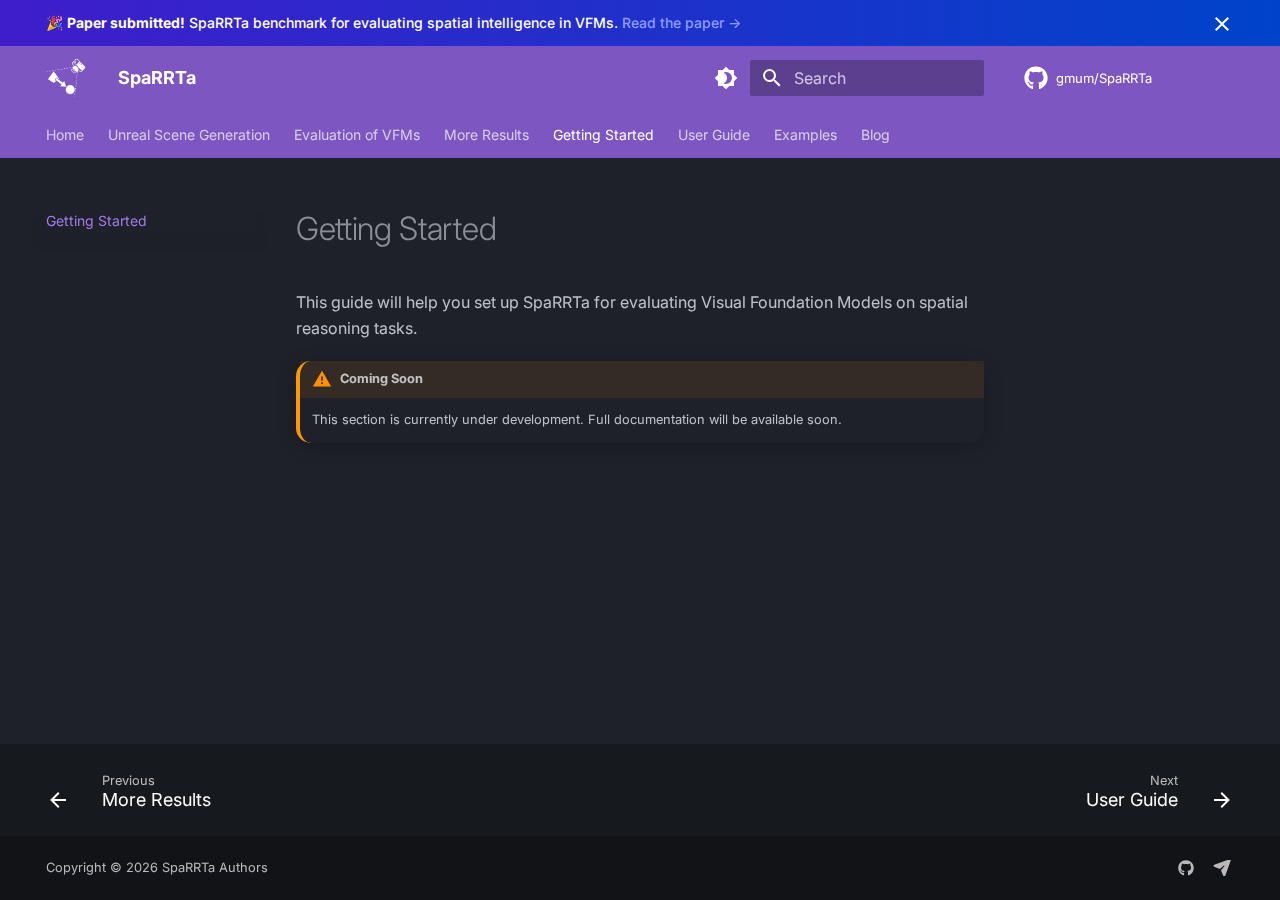
<file: getting-started/index.html>
<!DOCTYPE html><html lang="en" class="no-js"><head>
    
      <meta charset="utf-8">
      <meta name="viewport" content="width=device-width,initial-scale=1">
      
        <meta name="description" content="Installation guide and quick start for SpaRRTa benchmark">
      
      
        <meta name="author" content="Turhan Can Kargin et al.">
      
      
        <link rel="canonical" href="https://gmum.github.io/SpaRRTa/getting-started/">
      
      
        <link rel="prev" href="../results/">
      
      
        <link rel="next" href="../user-guide/">
      
      
        
      
      
      <link rel="icon" href="../imgs/favicon.png">
      <meta name="generator" content="mkdocs-1.6.1, mkdocs-material-9.7.4">
    
    
      
        <title>Getting Started - SpaRRTa</title>
      
    
    
      <link rel="stylesheet" href="../assets/stylesheets/main.484c7ddc.min.css">
      
        
        <link rel="stylesheet" href="../assets/stylesheets/palette.ab4e12ef.min.css">
      
      


    
    
      
    
    
      
        
        
        <link rel="preconnect" href="https://fonts.gstatic.com" crossorigin="">
        <link rel="stylesheet" href="https://fonts.googleapis.com/css?family=Inter:300,300i,400,400i,700,700i%7CJetBrains+Mono:400,400i,700,700i&amp;display=fallback">
        <style>:root{--md-text-font:"Inter";--md-code-font:"JetBrains Mono"}</style>
      
    
    
      <link rel="stylesheet" href="../stylesheets/extra.css">
    
    <script>__md_scope=new URL("..",location),__md_hash=e=>[...e].reduce(((e,_)=>(e<<5)-e+_.charCodeAt(0)),0),__md_get=(e,_=localStorage,t=__md_scope)=>JSON.parse(_.getItem(t.pathname+"."+e)),__md_set=(e,_,t=localStorage,a=__md_scope)=>{try{t.setItem(a.pathname+"."+e,JSON.stringify(_))}catch(e){}}</script>
    
      
  


  
  

<script id="__analytics">function __md_analytics(){function e(){dataLayer.push(arguments)}window.dataLayer=window.dataLayer||[],e("js",new Date),e("config","G-S4G8M79T0F"),document.addEventListener("DOMContentLoaded",(function(){document.forms.search&&document.forms.search.query.addEventListener("blur",(function(){this.value&&e("event","search",{search_term:this.value})}));document$.subscribe((function(){var t=document.forms.feedback;if(void 0!==t)for(var a of t.querySelectorAll("[type=submit]"))a.addEventListener("click",(function(a){a.preventDefault();var n=document.location.pathname,d=this.getAttribute("data-md-value");e("event","feedback",{page:n,data:d}),t.firstElementChild.disabled=!0;var r=t.querySelector(".md-feedback__note [data-md-value='"+d+"']");r&&(r.hidden=!1)})),t.hidden=!1})),location$.subscribe((function(t){e("config","G-S4G8M79T0F",{page_path:t.pathname})}))}));var t=document.createElement("script");t.async=!0,t.src="https://www.googletagmanager.com/gtag/js?id=G-S4G8M79T0F",document.getElementById("__analytics").insertAdjacentElement("afterEnd",t)}</script>
  
    <script>"undefined"!=typeof __md_analytics&&__md_analytics()</script>
  

    
    
  <link href="../assets/stylesheets/glightbox.min.css" rel="stylesheet"><script src="../assets/javascripts/glightbox.min.js"></script><style id="glightbox-style">
            html.glightbox-open { overflow: initial; height: 100%; }
            .gslide-title { margin-top: 0px; user-select: text; }
            .gslide-desc { color: #666; user-select: text; }
            .gslide-image img { background: white; }
            .gscrollbar-fixer { padding-right: 15px; }
            .gdesc-inner { font-size: 0.75rem; }
            body[data-md-color-scheme="slate"] .gdesc-inner { background: var(--md-default-bg-color); }
            body[data-md-color-scheme="slate"] .gslide-title { color: var(--md-default-fg-color); }
            body[data-md-color-scheme="slate"] .gslide-desc { color: var(--md-default-fg-color); }
        </style></head>
  
  
    
    
      
    
    
    
    
    <body dir="ltr" data-md-color-scheme="slate" data-md-color-primary="deep-purple" data-md-color-accent="indigo">
  
    
    <input class="md-toggle" data-md-toggle="drawer" type="checkbox" id="__drawer" autocomplete="off">
    <input class="md-toggle" data-md-toggle="search" type="checkbox" id="__search" autocomplete="off">
    <label class="md-overlay" for="__drawer"></label>
    <div data-md-component="skip">
      
        
        <a href="#getting-started" class="md-skip">
          Skip to content
        </a>
      
    </div>
    <div data-md-component="announce">
      
        <aside class="md-banner">
          <div class="md-banner__inner md-grid md-typeset">
            
              <button class="md-banner__button md-icon" aria-label="Don't show this again">
                
                <svg xmlns="http://www.w3.org/2000/svg" viewBox="0 0 24 24"><path d="M19 6.41 17.59 5 12 10.59 6.41 5 5 6.41 10.59 12 5 17.59 6.41 19 12 13.41 17.59 19 19 17.59 13.41 12z"></path></svg>
              </button>
            
            
  <div class="announcement-content">
    🎉 <strong>Paper submitted!</strong> SpaRRTa benchmark for evaluating spatial intelligence in VFMs.
    <a href="https://arxiv.org/abs/2601.11729" target="_blank">Read the paper →</a>
  </div>

          </div>
          
            <script>var el=document.querySelector("[data-md-component=announce]");if(el){var content=el.querySelector(".md-typeset");__md_hash(content.innerHTML)===__md_get("__announce")&&(el.hidden=!0)}</script>
          
        </aside>
      
    </div>
    
    
      

  

<header class="md-header md-header--shadow md-header--lifted" data-md-component="header">
  <nav class="md-header__inner md-grid" aria-label="Header">
    <a href=".." title="SpaRRTa" class="md-header__button md-logo" aria-label="SpaRRTa" data-md-component="logo">
      
  <img src="../imgs/favicon.png" alt="logo">

    </a>
    <label class="md-header__button md-icon" for="__drawer">
      
      <svg xmlns="http://www.w3.org/2000/svg" viewBox="0 0 24 24"><path d="M3 6h18v2H3zm0 5h18v2H3zm0 5h18v2H3z"></path></svg>
    </label>
    <div class="md-header__title" data-md-component="header-title">
      <div class="md-header__ellipsis">
        <div class="md-header__topic">
          <span class="md-ellipsis">
            SpaRRTa
          </span>
        </div>
        <div class="md-header__topic" data-md-component="header-topic">
          <span class="md-ellipsis">
            
              Getting Started
            
          </span>
        </div>
      </div>
    </div>
    
      
        <form class="md-header__option" data-md-component="palette">
  
    
    
    
    <input class="md-option" data-md-color-media="" data-md-color-scheme="slate" data-md-color-primary="deep-purple" data-md-color-accent="indigo" aria-label="Switch to light mode" type="radio" name="__palette" id="__palette_0">
    
      <label class="md-header__button md-icon" title="Switch to light mode" for="__palette_1" hidden="">
        <svg xmlns="http://www.w3.org/2000/svg" viewBox="0 0 24 24"><path d="M12 18c-.89 0-1.74-.2-2.5-.55C11.56 16.5 13 14.42 13 12s-1.44-4.5-3.5-5.45C10.26 6.2 11.11 6 12 6a6 6 0 0 1 6 6 6 6 0 0 1-6 6m8-9.31V4h-4.69L12 .69 8.69 4H4v4.69L.69 12 4 15.31V20h4.69L12 23.31 15.31 20H20v-4.69L23.31 12z"></path></svg>
      </label>
    
  
    
    
    
    <input class="md-option" data-md-color-media="" data-md-color-scheme="default" data-md-color-primary="deep-purple" data-md-color-accent="indigo" aria-label="Switch to dark mode" type="radio" name="__palette" id="__palette_1">
    
      <label class="md-header__button md-icon" title="Switch to dark mode" for="__palette_0" hidden="">
        <svg xmlns="http://www.w3.org/2000/svg" viewBox="0 0 24 24"><path d="M12 8a4 4 0 0 0-4 4 4 4 0 0 0 4 4 4 4 0 0 0 4-4 4 4 0 0 0-4-4m0 10a6 6 0 0 1-6-6 6 6 0 0 1 6-6 6 6 0 0 1 6 6 6 6 0 0 1-6 6m8-9.31V4h-4.69L12 .69 8.69 4H4v4.69L.69 12 4 15.31V20h4.69L12 23.31 15.31 20H20v-4.69L23.31 12z"></path></svg>
      </label>
    
  
</form>
      
    
    
      <script>var palette=__md_get("__palette");if(palette&&palette.color){if("(prefers-color-scheme)"===palette.color.media){var media=matchMedia("(prefers-color-scheme: light)"),input=document.querySelector(media.matches?"[data-md-color-media='(prefers-color-scheme: light)']":"[data-md-color-media='(prefers-color-scheme: dark)']");palette.color.media=input.getAttribute("data-md-color-media"),palette.color.scheme=input.getAttribute("data-md-color-scheme"),palette.color.primary=input.getAttribute("data-md-color-primary"),palette.color.accent=input.getAttribute("data-md-color-accent")}for(var[key,value]of Object.entries(palette.color))document.body.setAttribute("data-md-color-"+key,value)}</script>
    
    
    
      
      
        <label class="md-header__button md-icon" for="__search">
          
          <svg xmlns="http://www.w3.org/2000/svg" viewBox="0 0 24 24"><path d="M9.5 3A6.5 6.5 0 0 1 16 9.5c0 1.61-.59 3.09-1.56 4.23l.27.27h.79l5 5-1.5 1.5-5-5v-.79l-.27-.27A6.52 6.52 0 0 1 9.5 16 6.5 6.5 0 0 1 3 9.5 6.5 6.5 0 0 1 9.5 3m0 2C7 5 5 7 5 9.5S7 14 9.5 14 14 12 14 9.5 12 5 9.5 5"></path></svg>
        </label>
        <div class="md-search" data-md-component="search" role="dialog">
  <label class="md-search__overlay" for="__search"></label>
  <div class="md-search__inner" role="search">
    <form class="md-search__form" name="search">
      <input type="text" class="md-search__input" name="query" aria-label="Search" placeholder="Search" autocapitalize="off" autocorrect="off" autocomplete="off" spellcheck="false" data-md-component="search-query" required="">
      <label class="md-search__icon md-icon" for="__search">
        
        <svg xmlns="http://www.w3.org/2000/svg" viewBox="0 0 24 24"><path d="M9.5 3A6.5 6.5 0 0 1 16 9.5c0 1.61-.59 3.09-1.56 4.23l.27.27h.79l5 5-1.5 1.5-5-5v-.79l-.27-.27A6.52 6.52 0 0 1 9.5 16 6.5 6.5 0 0 1 3 9.5 6.5 6.5 0 0 1 9.5 3m0 2C7 5 5 7 5 9.5S7 14 9.5 14 14 12 14 9.5 12 5 9.5 5"></path></svg>
        
        <svg xmlns="http://www.w3.org/2000/svg" viewBox="0 0 24 24"><path d="M20 11v2H8l5.5 5.5-1.42 1.42L4.16 12l7.92-7.92L13.5 5.5 8 11z"></path></svg>
      </label>
      <nav class="md-search__options" aria-label="Search">
        
          <a href="javascript:void(0)" class="md-search__icon md-icon" title="Share" aria-label="Share" data-clipboard="" data-clipboard-text="" data-md-component="search-share" tabindex="-1">
            
            <svg xmlns="http://www.w3.org/2000/svg" viewBox="0 0 24 24"><path d="M18 16.08c-.76 0-1.44.3-1.96.77L8.91 12.7c.05-.23.09-.46.09-.7s-.04-.47-.09-.7l7.05-4.11c.54.5 1.25.81 2.04.81a3 3 0 0 0 3-3 3 3 0 0 0-3-3 3 3 0 0 0-3 3c0 .24.04.47.09.7L8.04 9.81C7.5 9.31 6.79 9 6 9a3 3 0 0 0-3 3 3 3 0 0 0 3 3c.79 0 1.5-.31 2.04-.81l7.12 4.15c-.05.21-.08.43-.08.66 0 1.61 1.31 2.91 2.92 2.91s2.92-1.3 2.92-2.91A2.92 2.92 0 0 0 18 16.08"></path></svg>
          </a>
        
        <button type="reset" class="md-search__icon md-icon" title="Clear" aria-label="Clear" tabindex="-1">
          
          <svg xmlns="http://www.w3.org/2000/svg" viewBox="0 0 24 24"><path d="M19 6.41 17.59 5 12 10.59 6.41 5 5 6.41 10.59 12 5 17.59 6.41 19 12 13.41 17.59 19 19 17.59 13.41 12z"></path></svg>
        </button>
      </nav>
      
        <div class="md-search__suggest" data-md-component="search-suggest"></div>
      
    </form>
    <div class="md-search__output">
      <div class="md-search__scrollwrap" tabindex="0" data-md-scrollfix="">
        <div class="md-search-result" data-md-component="search-result">
          <div class="md-search-result__meta">
            Initializing search
          </div>
          <ol class="md-search-result__list" role="presentation"></ol>
        </div>
      </div>
    </div>
  </div>
</div>
      
    
    
      <div class="md-header__source">
        <a href="https://github.com/gmum/SpaRRTa" title="Go to repository" class="md-source" data-md-component="source">
  <div class="md-source__icon md-icon">
    
    <svg xmlns="http://www.w3.org/2000/svg" viewBox="0 0 512 512"><!--! Font Awesome Free 7.1.0 by @fontawesome - https://fontawesome.com License - https://fontawesome.com/license/free (Icons: CC BY 4.0, Fonts: SIL OFL 1.1, Code: MIT License) Copyright 2025 Fonticons, Inc.--><path d="M173.9 397.4c0 2-2.3 3.6-5.2 3.6-3.3.3-5.6-1.3-5.6-3.6 0-2 2.3-3.6 5.2-3.6 3-.3 5.6 1.3 5.6 3.6m-31.1-4.5c-.7 2 1.3 4.3 4.3 4.9 2.6 1 5.6 0 6.2-2s-1.3-4.3-4.3-5.2c-2.6-.7-5.5.3-6.2 2.3m44.2-1.7c-2.9.7-4.9 2.6-4.6 4.9.3 2 2.9 3.3 5.9 2.6 2.9-.7 4.9-2.6 4.6-4.6-.3-1.9-3-3.2-5.9-2.9M252.8 8C114.1 8 8 113.3 8 252c0 110.9 69.8 205.8 169.5 239.2 12.8 2.3 17.3-5.6 17.3-12.1 0-6.2-.3-40.4-.3-61.4 0 0-70 15-84.7-29.8 0 0-11.4-29.1-27.8-36.6 0 0-22.9-15.7 1.6-15.4 0 0 24.9 2 38.6 25.8 21.9 38.6 58.6 27.5 72.9 20.9 2.3-16 8.8-27.1 16-33.7-55.9-6.2-112.3-14.3-112.3-110.5 0-27.5 7.6-41.3 23.6-58.9-2.6-6.5-11.1-33.3 2.6-67.9 20.9-6.5 69 27 69 27 20-5.6 41.5-8.5 62.8-8.5s42.8 2.9 62.8 8.5c0 0 48.1-33.6 69-27 13.7 34.7 5.2 61.4 2.6 67.9 16 17.7 25.8 31.5 25.8 58.9 0 96.5-58.9 104.2-114.8 110.5 9.2 7.9 17 22.9 17 46.4 0 33.7-.3 75.4-.3 83.6 0 6.5 4.6 14.4 17.3 12.1C436.2 457.8 504 362.9 504 252 504 113.3 391.5 8 252.8 8M105.2 352.9c-1.3 1-1 3.3.7 5.2 1.6 1.6 3.9 2.3 5.2 1 1.3-1 1-3.3-.7-5.2-1.6-1.6-3.9-2.3-5.2-1m-10.8-8.1c-.7 1.3.3 2.9 2.3 3.9 1.6 1 3.6.7 4.3-.7.7-1.3-.3-2.9-2.3-3.9-2-.6-3.6-.3-4.3.7m32.4 35.6c-1.6 1.3-1 4.3 1.3 6.2 2.3 2.3 5.2 2.6 6.5 1 1.3-1.3.7-4.3-1.3-6.2-2.2-2.3-5.2-2.6-6.5-1m-11.4-14.7c-1.6 1-1.6 3.6 0 5.9s4.3 3.3 5.6 2.3c1.6-1.3 1.6-3.9 0-6.2-1.4-2.3-4-3.3-5.6-2"></path></svg>
  </div>
  <div class="md-source__repository">
    gmum/SpaRRTa
  </div>
</a>
      </div>
    
  </nav>
  
    
      
<nav class="md-tabs" aria-label="Tabs" data-md-component="tabs">
  <div class="md-grid">
    <ul class="md-tabs__list">
      
        
  
  
  
  
    <li class="md-tabs__item">
      <a href=".." class="md-tabs__link">
        
  
  
    
  
  Home

      </a>
    </li>
  

      
        
  
  
  
  
    <li class="md-tabs__item">
      <a href="../unreal-scene-generation/" class="md-tabs__link">
        
  
  
    
  
  Unreal Scene Generation

      </a>
    </li>
  

      
        
  
  
  
  
    <li class="md-tabs__item">
      <a href="../evaluation-vfms/" class="md-tabs__link">
        
  
  
    
  
  Evaluation of VFMs

      </a>
    </li>
  

      
        
  
  
  
  
    <li class="md-tabs__item">
      <a href="../results/" class="md-tabs__link">
        
  
  
    
  
  More Results

      </a>
    </li>
  

      
        
  
  
  
    
  
  
    <li class="md-tabs__item md-tabs__item--active">
      <a href="./" class="md-tabs__link">
        
  
  
    
  
  Getting Started

      </a>
    </li>
  

      
        
  
  
  
  
    <li class="md-tabs__item">
      <a href="../user-guide/" class="md-tabs__link">
        
  
  
    
  
  User Guide

      </a>
    </li>
  

      
        
  
  
  
  
    <li class="md-tabs__item">
      <a href="../examples/" class="md-tabs__link">
        
  
  
    
  
  Examples

      </a>
    </li>
  

      
        
  
  
  
  
    
    
      <li class="md-tabs__item">
        <a href="../blog/" class="md-tabs__link">
          
  
  
  Blog

        </a>
      </li>
    
  

      
    </ul>
  </div>
</nav>
    
  
</header>
    
    <div class="md-container" data-md-component="container">
      
      
        
      
      <main class="md-main" data-md-component="main">
        <div class="md-main__inner md-grid">
          
            
              
              <div class="md-sidebar md-sidebar--primary" data-md-component="sidebar" data-md-type="navigation">
                <div class="md-sidebar__scrollwrap">
                  <div class="md-sidebar__inner">
                    


  


<nav class="md-nav md-nav--primary md-nav--lifted" aria-label="Navigation" data-md-level="0">
  <label class="md-nav__title" for="__drawer">
    <a href=".." title="SpaRRTa" class="md-nav__button md-logo" aria-label="SpaRRTa" data-md-component="logo">
      
  <img src="../imgs/favicon.png" alt="logo">

    </a>
    SpaRRTa
  </label>
  
    <div class="md-nav__source">
      <a href="https://github.com/gmum/SpaRRTa" title="Go to repository" class="md-source" data-md-component="source">
  <div class="md-source__icon md-icon">
    
    <svg xmlns="http://www.w3.org/2000/svg" viewBox="0 0 512 512"><!--! Font Awesome Free 7.1.0 by @fontawesome - https://fontawesome.com License - https://fontawesome.com/license/free (Icons: CC BY 4.0, Fonts: SIL OFL 1.1, Code: MIT License) Copyright 2025 Fonticons, Inc.--><path d="M173.9 397.4c0 2-2.3 3.6-5.2 3.6-3.3.3-5.6-1.3-5.6-3.6 0-2 2.3-3.6 5.2-3.6 3-.3 5.6 1.3 5.6 3.6m-31.1-4.5c-.7 2 1.3 4.3 4.3 4.9 2.6 1 5.6 0 6.2-2s-1.3-4.3-4.3-5.2c-2.6-.7-5.5.3-6.2 2.3m44.2-1.7c-2.9.7-4.9 2.6-4.6 4.9.3 2 2.9 3.3 5.9 2.6 2.9-.7 4.9-2.6 4.6-4.6-.3-1.9-3-3.2-5.9-2.9M252.8 8C114.1 8 8 113.3 8 252c0 110.9 69.8 205.8 169.5 239.2 12.8 2.3 17.3-5.6 17.3-12.1 0-6.2-.3-40.4-.3-61.4 0 0-70 15-84.7-29.8 0 0-11.4-29.1-27.8-36.6 0 0-22.9-15.7 1.6-15.4 0 0 24.9 2 38.6 25.8 21.9 38.6 58.6 27.5 72.9 20.9 2.3-16 8.8-27.1 16-33.7-55.9-6.2-112.3-14.3-112.3-110.5 0-27.5 7.6-41.3 23.6-58.9-2.6-6.5-11.1-33.3 2.6-67.9 20.9-6.5 69 27 69 27 20-5.6 41.5-8.5 62.8-8.5s42.8 2.9 62.8 8.5c0 0 48.1-33.6 69-27 13.7 34.7 5.2 61.4 2.6 67.9 16 17.7 25.8 31.5 25.8 58.9 0 96.5-58.9 104.2-114.8 110.5 9.2 7.9 17 22.9 17 46.4 0 33.7-.3 75.4-.3 83.6 0 6.5 4.6 14.4 17.3 12.1C436.2 457.8 504 362.9 504 252 504 113.3 391.5 8 252.8 8M105.2 352.9c-1.3 1-1 3.3.7 5.2 1.6 1.6 3.9 2.3 5.2 1 1.3-1 1-3.3-.7-5.2-1.6-1.6-3.9-2.3-5.2-1m-10.8-8.1c-.7 1.3.3 2.9 2.3 3.9 1.6 1 3.6.7 4.3-.7.7-1.3-.3-2.9-2.3-3.9-2-.6-3.6-.3-4.3.7m32.4 35.6c-1.6 1.3-1 4.3 1.3 6.2 2.3 2.3 5.2 2.6 6.5 1 1.3-1.3.7-4.3-1.3-6.2-2.2-2.3-5.2-2.6-6.5-1m-11.4-14.7c-1.6 1-1.6 3.6 0 5.9s4.3 3.3 5.6 2.3c1.6-1.3 1.6-3.9 0-6.2-1.4-2.3-4-3.3-5.6-2"></path></svg>
  </div>
  <div class="md-source__repository">
    gmum/SpaRRTa
  </div>
</a>
    </div>
  
  <ul class="md-nav__list" data-md-scrollfix="">
    
      
      
  
  
  
  
    <li class="md-nav__item">
      <a href=".." class="md-nav__link">
        
  
  
  <span class="md-ellipsis">
    
  
    Home
  

    
  </span>
  
  

      </a>
    </li>
  

    
      
      
  
  
  
  
    <li class="md-nav__item">
      <a href="../unreal-scene-generation/" class="md-nav__link">
        
  
  
  <span class="md-ellipsis">
    
  
    Unreal Scene Generation
  

    
  </span>
  
  

      </a>
    </li>
  

    
      
      
  
  
  
  
    <li class="md-nav__item">
      <a href="../evaluation-vfms/" class="md-nav__link">
        
  
  
  <span class="md-ellipsis">
    
  
    Evaluation of VFMs
  

    
  </span>
  
  

      </a>
    </li>
  

    
      
      
  
  
  
  
    <li class="md-nav__item">
      <a href="../results/" class="md-nav__link">
        
  
  
  <span class="md-ellipsis">
    
  
    More Results
  

    
  </span>
  
  

      </a>
    </li>
  

    
      
      
  
  
    
  
  
  
    <li class="md-nav__item md-nav__item--active">
      
      <input class="md-nav__toggle md-toggle" type="checkbox" id="__toc">
      
      
        
      
      
      <a href="./" class="md-nav__link md-nav__link--active">
        
  
  
  <span class="md-ellipsis">
    
  
    Getting Started
  

    
  </span>
  
  

      </a>
      
    </li>
  

    
      
      
  
  
  
  
    <li class="md-nav__item">
      <a href="../user-guide/" class="md-nav__link">
        
  
  
  <span class="md-ellipsis">
    
  
    User Guide
  

    
  </span>
  
  

      </a>
    </li>
  

    
      
      
  
  
  
  
    <li class="md-nav__item">
      <a href="../examples/" class="md-nav__link">
        
  
  
  <span class="md-ellipsis">
    
  
    Examples
  

    
  </span>
  
  

      </a>
    </li>
  

    
      
      
  
  
  
  
    
    
    
    
      
      
        
      
    
    
    <li class="md-nav__item md-nav__item--nested">
      
        
        
          
        
        <input class="md-nav__toggle md-toggle md-toggle--indeterminate" type="checkbox" id="__nav_8">
        
          
          <label class="md-nav__link" for="__nav_8" id="__nav_8_label" tabindex="0">
            
  
  
  <span class="md-ellipsis">
    
  
    Blog
  

    
  </span>
  
  

            <span class="md-nav__icon md-icon"></span>
          </label>
        
        <nav class="md-nav" data-md-level="1" aria-labelledby="__nav_8_label" aria-expanded="false">
          <label class="md-nav__title" for="__nav_8">
            <span class="md-nav__icon md-icon"></span>
            
  
    Blog
  

          </label>
          <ul class="md-nav__list" data-md-scrollfix="">
            
              
                
  
  
  
    
  
  
    <li class="md-nav__item">
      <a href="../blog/" class="md-nav__link">
        
  
  
  <span class="md-ellipsis">
    
  
    Blog
  

    
  </span>
  
  

      </a>
    </li>
  

              
            
              
                
  
  
  
  
    
    
    
    
      
      
        
      
    
    
    <li class="md-nav__item md-nav__item--nested">
      
        
        
          
        
        <input class="md-nav__toggle md-toggle md-toggle--indeterminate" type="checkbox" id="__nav_8_2">
        
          
          <label class="md-nav__link" for="__nav_8_2" id="__nav_8_2_label" tabindex="0">
            
  
  
  <span class="md-ellipsis">
    
  
    Archive
  

    
  </span>
  
  

            <span class="md-nav__icon md-icon"></span>
          </label>
        
        <nav class="md-nav" data-md-level="2" aria-labelledby="__nav_8_2_label" aria-expanded="false">
          <label class="md-nav__title" for="__nav_8_2">
            <span class="md-nav__icon md-icon"></span>
            
  
    Archive
  

          </label>
          <ul class="md-nav__list" data-md-scrollfix="">
            
              
                
  
  
  
    
  
  
    <li class="md-nav__item">
      <a href="../blog/archive/2025/" class="md-nav__link">
        
  
  
  <span class="md-ellipsis">
    
  
    2025
  

    
  </span>
  
  

      </a>
    </li>
  

              
            
          </ul>
        </nav>
      
    </li>
  

              
            
              
                
  
  
  
  
    
    
    
    
      
      
        
      
    
    
    <li class="md-nav__item md-nav__item--nested">
      
        
        
          
        
        <input class="md-nav__toggle md-toggle md-toggle--indeterminate" type="checkbox" id="__nav_8_3">
        
          
          <label class="md-nav__link" for="__nav_8_3" id="__nav_8_3_label" tabindex="0">
            
  
  
  <span class="md-ellipsis">
    
  
    Categories
  

    
  </span>
  
  

            <span class="md-nav__icon md-icon"></span>
          </label>
        
        <nav class="md-nav" data-md-level="2" aria-labelledby="__nav_8_3_label" aria-expanded="false">
          <label class="md-nav__title" for="__nav_8_3">
            <span class="md-nav__icon md-icon"></span>
            
  
    Categories
  

          </label>
          <ul class="md-nav__list" data-md-scrollfix="">
            
              
                
  
  
  
    
  
  
    <li class="md-nav__item">
      <a href="../blog/category/announcements/" class="md-nav__link">
        
  
  
  <span class="md-ellipsis">
    
  
    Announcements
  

    
  </span>
  
  

      </a>
    </li>
  

              
            
          </ul>
        </nav>
      
    </li>
  

              
            
          </ul>
        </nav>
      
    </li>
  

    
  </ul>
</nav>
                  </div>
                </div>
              </div>
            
            
              
              <div class="md-sidebar md-sidebar--secondary" data-md-component="sidebar" data-md-type="toc">
                <div class="md-sidebar__scrollwrap">
                  <div class="md-sidebar__inner">
                    

<nav class="md-nav md-nav--secondary" aria-label="Table of contents">
  
  
  
    
  
  
</nav>
                  </div>
                </div>
              </div>
            
          
          
            <div class="md-content" data-md-component="content">
              
                



  


              
              <article class="md-content__inner md-typeset">
                
                  


  
  


<h1 id="getting-started">Getting Started<a class="headerlink" href="#getting-started" title="Permanent link">¶</a></h1>
<p>This guide will help you set up SpaRRTa for evaluating Visual Foundation Models on spatial reasoning tasks.</p>
<div class="admonition warning">
<p class="admonition-title">Coming Soon</p>
<p>This section is currently under development. Full documentation will be available soon.</p>
</div>
<!--
## Prerequisites

Before installing SpaRRTa, ensure you have the following:

- **Python** 3.9 or higher
- **PyTorch** 2.0 or higher with CUDA support
- **Git** for cloning the repository
- **NVIDIA GPU** with at least 11GB VRAM (for evaluation)

!!! info "Optional: Unreal Engine 5"

    If you want to generate new synthetic data, you'll also need:

    - **Unreal Engine 5.5** (for scene generation)
    - **Windows** operating system (UE5 requirement)
    - Additional 24GB+ VRAM recommended for rendering

## Installation

### Step 1: Clone the Repository

<div class="language-bash highlight"><pre><span></span><code><span id="__span-0-1"><a id="__codelineno-0-1" name="__codelineno-0-1" href="#__codelineno-0-1"></a>git<span class="w"> </span>clone<span class="w"> </span>https://github.com/gmum/SpaRRTa.git
</span><span id="__span-0-2"><a id="__codelineno-0-2" name="__codelineno-0-2" href="#__codelineno-0-2"></a><span class="nb">cd</span><span class="w"> </span>SpaRRTa
</span></code></pre></div>

### Step 2: Create Virtual Environment

=== "conda"

    <div class="language-bash highlight"><pre><span></span><code><span id="__span-1-1"><a id="__codelineno-1-1" name="__codelineno-1-1" href="#__codelineno-1-1"></a>conda<span class="w"> </span>create<span class="w"> </span>-n<span class="w"> </span>sparrta<span class="w"> </span><span class="nv">python</span><span class="o">=</span><span class="m">3</span>.10
</span><span id="__span-1-2"><a id="__codelineno-1-2" name="__codelineno-1-2" href="#__codelineno-1-2"></a>conda<span class="w"> </span>activate<span class="w"> </span>sparrta
</span></code></pre></div>

=== "venv"

    <div class="language-bash highlight"><pre><span></span><code><span id="__span-2-1"><a id="__codelineno-2-1" name="__codelineno-2-1" href="#__codelineno-2-1"></a>python<span class="w"> </span>-m<span class="w"> </span>venv<span class="w"> </span>venv
</span><span id="__span-2-2"><a id="__codelineno-2-2" name="__codelineno-2-2" href="#__codelineno-2-2"></a><span class="nb">source</span><span class="w"> </span>venv/bin/activate<span class="w">  </span><span class="c1"># Linux/Mac</span>
</span><span id="__span-2-3"><a id="__codelineno-2-3" name="__codelineno-2-3" href="#__codelineno-2-3"></a><span class="c1"># or</span>
</span><span id="__span-2-4"><a id="__codelineno-2-4" name="__codelineno-2-4" href="#__codelineno-2-4"></a>.<span class="se">\v</span>env<span class="se">\S</span>cripts<span class="se">\a</span>ctivate<span class="w">  </span><span class="c1"># Windows</span>
</span></code></pre></div>

### Step 3: Install Dependencies

<div class="language-bash highlight"><pre><span></span><code><span id="__span-3-1"><a id="__codelineno-3-1" name="__codelineno-3-1" href="#__codelineno-3-1"></a><span class="c1"># Install PyTorch (adjust for your CUDA version)</span>
</span><span id="__span-3-2"><a id="__codelineno-3-2" name="__codelineno-3-2" href="#__codelineno-3-2"></a>pip<span class="w"> </span>install<span class="w"> </span>torch<span class="w"> </span>torchvision<span class="w"> </span>--index-url<span class="w"> </span>https://download.pytorch.org/whl/cu121
</span><span id="__span-3-3"><a id="__codelineno-3-3" name="__codelineno-3-3" href="#__codelineno-3-3"></a>
</span><span id="__span-3-4"><a id="__codelineno-3-4" name="__codelineno-3-4" href="#__codelineno-3-4"></a><span class="c1"># Install SpaRRTa</span>
</span><span id="__span-3-5"><a id="__codelineno-3-5" name="__codelineno-3-5" href="#__codelineno-3-5"></a>pip<span class="w"> </span>install<span class="w"> </span>-e<span class="w"> </span>.
</span></code></pre></div>

### Step 4: Download Pre-generated Dataset

<div class="language-bash highlight"><pre><span></span><code><span id="__span-4-1"><a id="__codelineno-4-1" name="__codelineno-4-1" href="#__codelineno-4-1"></a><span class="c1"># Download the benchmark dataset</span>
</span><span id="__span-4-2"><a id="__codelineno-4-2" name="__codelineno-4-2" href="#__codelineno-4-2"></a>python<span class="w"> </span>scripts/download_dataset.py<span class="w"> </span>--output<span class="w"> </span>data/
</span><span id="__span-4-3"><a id="__codelineno-4-3" name="__codelineno-4-3" href="#__codelineno-4-3"></a>
</span><span id="__span-4-4"><a id="__codelineno-4-4" name="__codelineno-4-4" href="#__codelineno-4-4"></a><span class="c1"># Verify installation</span>
</span><span id="__span-4-5"><a id="__codelineno-4-5" name="__codelineno-4-5" href="#__codelineno-4-5"></a>python<span class="w"> </span>-c<span class="w"> </span><span class="s2">&quot;from sparrta import SpaRRTaDataset; print(&#39;Installation successful!&#39;)&quot;</span>
</span></code></pre></div>

## Quick Start

### Evaluate a Single Model

<div class="language-python highlight"><pre><span></span><code><span id="__span-5-1"><a id="__codelineno-5-1" name="__codelineno-5-1" href="#__codelineno-5-1"></a><span class="kn">from</span><span class="w"> </span><span class="nn">sparrta</span><span class="w"> </span><span class="kn">import</span> <span class="n">SpaRRTaEvaluator</span><span class="p">,</span> <span class="n">load_vfm</span>
</span><span id="__span-5-2"><a id="__codelineno-5-2" name="__codelineno-5-2" href="#__codelineno-5-2"></a>
</span><span id="__span-5-3"><a id="__codelineno-5-3" name="__codelineno-5-3" href="#__codelineno-5-3"></a><span class="c1"># Load a Visual Foundation Model</span>
</span><span id="__span-5-4"><a id="__codelineno-5-4" name="__codelineno-5-4" href="#__codelineno-5-4"></a><span class="n">model</span> <span class="o">=</span> <span class="n">load_vfm</span><span class="p">(</span><span class="s2">&quot;dinov2_vitb14&quot;</span><span class="p">)</span>
</span><span id="__span-5-5"><a id="__codelineno-5-5" name="__codelineno-5-5" href="#__codelineno-5-5"></a>
</span><span id="__span-5-6"><a id="__codelineno-5-6" name="__codelineno-5-6" href="#__codelineno-5-6"></a><span class="c1"># Initialize evaluator</span>
</span><span id="__span-5-7"><a id="__codelineno-5-7" name="__codelineno-5-7" href="#__codelineno-5-7"></a><span class="n">evaluator</span> <span class="o">=</span> <span class="n">SpaRRTaEvaluator</span><span class="p">(</span>
</span><span id="__span-5-8"><a id="__codelineno-5-8" name="__codelineno-5-8" href="#__codelineno-5-8"></a>    <span class="n">data_path</span><span class="o">=</span><span class="s2">&quot;data/sparrta&quot;</span><span class="p">,</span>
</span><span id="__span-5-9"><a id="__codelineno-5-9" name="__codelineno-5-9" href="#__codelineno-5-9"></a>    <span class="n">probe_type</span><span class="o">=</span><span class="s2">&quot;efficient&quot;</span><span class="p">,</span>  <span class="c1"># or &quot;linear&quot;, &quot;abmilp&quot;</span>
</span><span id="__span-5-10"><a id="__codelineno-5-10" name="__codelineno-5-10" href="#__codelineno-5-10"></a><span class="p">)</span>
</span><span id="__span-5-11"><a id="__codelineno-5-11" name="__codelineno-5-11" href="#__codelineno-5-11"></a>
</span><span id="__span-5-12"><a id="__codelineno-5-12" name="__codelineno-5-12" href="#__codelineno-5-12"></a><span class="c1"># Run evaluation</span>
</span><span id="__span-5-13"><a id="__codelineno-5-13" name="__codelineno-5-13" href="#__codelineno-5-13"></a><span class="n">results</span> <span class="o">=</span> <span class="n">evaluator</span><span class="o">.</span><span class="n">evaluate</span><span class="p">(</span>
</span><span id="__span-5-14"><a id="__codelineno-5-14" name="__codelineno-5-14" href="#__codelineno-5-14"></a>    <span class="n">model</span><span class="o">=</span><span class="n">model</span><span class="p">,</span>
</span><span id="__span-5-15"><a id="__codelineno-5-15" name="__codelineno-5-15" href="#__codelineno-5-15"></a>    <span class="n">environments</span><span class="o">=</span><span class="p">[</span><span class="s2">&quot;forest&quot;</span><span class="p">,</span> <span class="s2">&quot;desert&quot;</span><span class="p">],</span>  <span class="c1"># or &quot;all&quot;</span>
</span><span id="__span-5-16"><a id="__codelineno-5-16" name="__codelineno-5-16" href="#__codelineno-5-16"></a>    <span class="n">tasks</span><span class="o">=</span><span class="p">[</span><span class="s2">&quot;ego&quot;</span><span class="p">,</span> <span class="s2">&quot;allo&quot;</span><span class="p">],</span>
</span><span id="__span-5-17"><a id="__codelineno-5-17" name="__codelineno-5-17" href="#__codelineno-5-17"></a><span class="p">)</span>
</span><span id="__span-5-18"><a id="__codelineno-5-18" name="__codelineno-5-18" href="#__codelineno-5-18"></a>
</span><span id="__span-5-19"><a id="__codelineno-5-19" name="__codelineno-5-19" href="#__codelineno-5-19"></a><span class="c1"># Print results</span>
</span><span id="__span-5-20"><a id="__codelineno-5-20" name="__codelineno-5-20" href="#__codelineno-5-20"></a><span class="nb">print</span><span class="p">(</span><span class="n">results</span><span class="o">.</span><span class="n">summary</span><span class="p">())</span>
</span></code></pre></div>

### Run Full Benchmark

<div class="language-bash highlight"><pre><span></span><code><span id="__span-6-1"><a id="__codelineno-6-1" name="__codelineno-6-1" href="#__codelineno-6-1"></a><span class="c1"># Evaluate all models with default settings</span>
</span><span id="__span-6-2"><a id="__codelineno-6-2" name="__codelineno-6-2" href="#__codelineno-6-2"></a>python<span class="w"> </span>scripts/run_benchmark.py<span class="w"> </span>--config<span class="w"> </span>configs/default.yaml
</span><span id="__span-6-3"><a id="__codelineno-6-3" name="__codelineno-6-3" href="#__codelineno-6-3"></a>
</span><span id="__span-6-4"><a id="__codelineno-6-4" name="__codelineno-6-4" href="#__codelineno-6-4"></a><span class="c1"># Evaluate specific model</span>
</span><span id="__span-6-5"><a id="__codelineno-6-5" name="__codelineno-6-5" href="#__codelineno-6-5"></a>python<span class="w"> </span>scripts/run_benchmark.py<span class="w"> </span>--model<span class="w"> </span>dinov2_vitb14<span class="w"> </span>--probe<span class="w"> </span>efficient
</span><span id="__span-6-6"><a id="__codelineno-6-6" name="__codelineno-6-6" href="#__codelineno-6-6"></a>
</span><span id="__span-6-7"><a id="__codelineno-6-7" name="__codelineno-6-7" href="#__codelineno-6-7"></a><span class="c1"># Evaluate on specific environment</span>
</span><span id="__span-6-8"><a id="__codelineno-6-8" name="__codelineno-6-8" href="#__codelineno-6-8"></a>python<span class="w"> </span>scripts/run_benchmark.py<span class="w"> </span>--model<span class="w"> </span>vggt<span class="w"> </span>--env<span class="w"> </span>city<span class="w"> </span>--task<span class="w"> </span>allo
</span></code></pre></div>

## Unreal Engine 5 Setup

If you want to generate custom synthetic data, follow these additional steps.

### System Requirements

| Component | Minimum | Recommended |
|-----------|---------|-------------|
| OS | Windows 10/11 | Windows 11 |
| CPU | 6-core | 8+ cores |
| RAM | 32GB | 64GB |
| GPU | RTX 2080 (11GB) | RTX 4090 (24GB) |
| Storage | 100GB SSD | 500GB NVMe SSD |

### Step 1: Install Unreal Engine 5.5

1. Download and install [Epic Games Launcher](https://www.unrealengine.com/download)
2. Install **Unreal Engine 5.5** from the launcher
3. Enable **Python Editor Script Plugin**:
   - Edit → Plugins → Search "Python"
   - Enable "Python Editor Script Plugin"
   - Restart the editor

### Step 2: Install UnrealCV Plugin

<div class="language-bash highlight"><pre><span></span><code><span id="__span-7-1"><a id="__codelineno-7-1" name="__codelineno-7-1" href="#__codelineno-7-1"></a><span class="c1"># Clone UnrealCV</span>
</span><span id="__span-7-2"><a id="__codelineno-7-2" name="__codelineno-7-2" href="#__codelineno-7-2"></a>git<span class="w"> </span>clone<span class="w"> </span>https://github.com/unrealcv/unrealcv.git
</span><span id="__span-7-3"><a id="__codelineno-7-3" name="__codelineno-7-3" href="#__codelineno-7-3"></a>
</span><span id="__span-7-4"><a id="__codelineno-7-4" name="__codelineno-7-4" href="#__codelineno-7-4"></a><span class="c1"># Copy to UE5 plugins folder</span>
</span><span id="__span-7-5"><a id="__codelineno-7-5" name="__codelineno-7-5" href="#__codelineno-7-5"></a>cp<span class="w"> </span>-r<span class="w"> </span>unrealcv/Plugins/UnrealCV<span class="w"> </span>/path/to/UE5/Engine/Plugins/
</span></code></pre></div>

### Step 3: Configure SpaRRTa Environments

<div class="language-bash highlight"><pre><span></span><code><span id="__span-8-1"><a id="__codelineno-8-1" name="__codelineno-8-1" href="#__codelineno-8-1"></a><span class="c1"># Download SpaRRTa UE5 project</span>
</span><span id="__span-8-2"><a id="__codelineno-8-2" name="__codelineno-8-2" href="#__codelineno-8-2"></a>python<span class="w"> </span>scripts/download_ue5_project.py<span class="w"> </span>--output<span class="w"> </span>ue5_project/
</span><span id="__span-8-3"><a id="__codelineno-8-3" name="__codelineno-8-3" href="#__codelineno-8-3"></a>
</span><span id="__span-8-4"><a id="__codelineno-8-4" name="__codelineno-8-4" href="#__codelineno-8-4"></a><span class="c1"># Open in Unreal Engine</span>
</span><span id="__span-8-5"><a id="__codelineno-8-5" name="__codelineno-8-5" href="#__codelineno-8-5"></a><span class="c1"># File → Open Project → Select ue5_project/SpaRRTa.uproject</span>
</span></code></pre></div>

### Step 4: Generate Custom Data

<div class="language-python highlight"><pre><span></span><code><span id="__span-9-1"><a id="__codelineno-9-1" name="__codelineno-9-1" href="#__codelineno-9-1"></a><span class="kn">from</span><span class="w"> </span><span class="nn">sparrta.generation</span><span class="w"> </span><span class="kn">import</span> <span class="n">SceneGenerator</span>
</span><span id="__span-9-2"><a id="__codelineno-9-2" name="__codelineno-9-2" href="#__codelineno-9-2"></a>
</span><span id="__span-9-3"><a id="__codelineno-9-3" name="__codelineno-9-3" href="#__codelineno-9-3"></a><span class="c1"># Initialize generator</span>
</span><span id="__span-9-4"><a id="__codelineno-9-4" name="__codelineno-9-4" href="#__codelineno-9-4"></a><span class="n">generator</span> <span class="o">=</span> <span class="n">SceneGenerator</span><span class="p">(</span>
</span><span id="__span-9-5"><a id="__codelineno-9-5" name="__codelineno-9-5" href="#__codelineno-9-5"></a>    <span class="n">ue5_project_path</span><span class="o">=</span><span class="s2">&quot;ue5_project/&quot;</span><span class="p">,</span>
</span><span id="__span-9-6"><a id="__codelineno-9-6" name="__codelineno-9-6" href="#__codelineno-9-6"></a>    <span class="n">output_path</span><span class="o">=</span><span class="s2">&quot;data/custom/&quot;</span><span class="p">,</span>
</span><span id="__span-9-7"><a id="__codelineno-9-7" name="__codelineno-9-7" href="#__codelineno-9-7"></a><span class="p">)</span>
</span><span id="__span-9-8"><a id="__codelineno-9-8" name="__codelineno-9-8" href="#__codelineno-9-8"></a>
</span><span id="__span-9-9"><a id="__codelineno-9-9" name="__codelineno-9-9" href="#__codelineno-9-9"></a><span class="c1"># Generate scenes</span>
</span><span id="__span-9-10"><a id="__codelineno-9-10" name="__codelineno-9-10" href="#__codelineno-9-10"></a><span class="n">generator</span><span class="o">.</span><span class="n">generate</span><span class="p">(</span>
</span><span id="__span-9-11"><a id="__codelineno-9-11" name="__codelineno-9-11" href="#__codelineno-9-11"></a>    <span class="n">environment</span><span class="o">=</span><span class="s2">&quot;forest&quot;</span><span class="p">,</span>
</span><span id="__span-9-12"><a id="__codelineno-9-12" name="__codelineno-9-12" href="#__codelineno-9-12"></a>    <span class="n">num_images</span><span class="o">=</span><span class="mi">1000</span><span class="p">,</span>
</span><span id="__span-9-13"><a id="__codelineno-9-13" name="__codelineno-9-13" href="#__codelineno-9-13"></a>    <span class="n">task</span><span class="o">=</span><span class="s2">&quot;ego&quot;</span><span class="p">,</span>  <span class="c1"># or &quot;allo&quot;</span>
</span><span id="__span-9-14"><a id="__codelineno-9-14" name="__codelineno-9-14" href="#__codelineno-9-14"></a>    <span class="n">objects</span><span class="o">=</span><span class="p">[</span><span class="s2">&quot;bear&quot;</span><span class="p">,</span> <span class="s2">&quot;tree&quot;</span><span class="p">,</span> <span class="s2">&quot;human&quot;</span><span class="p">],</span>
</span><span id="__span-9-15"><a id="__codelineno-9-15" name="__codelineno-9-15" href="#__codelineno-9-15"></a><span class="p">)</span>
</span></code></pre></div>

## Configuration

### Default Configuration File

Create `configs/my_config.yaml`:

<div class="language-yaml highlight"><pre><span></span><code><span id="__span-10-1"><a id="__codelineno-10-1" name="__codelineno-10-1" href="#__codelineno-10-1"></a><span class="c1"># Data settings</span>
</span><span id="__span-10-2"><a id="__codelineno-10-2" name="__codelineno-10-2" href="#__codelineno-10-2"></a><span class="nt">data</span><span class="p">:</span>
</span><span id="__span-10-3"><a id="__codelineno-10-3" name="__codelineno-10-3" href="#__codelineno-10-3"></a><span class="w">  </span><span class="nt">path</span><span class="p">:</span><span class="w"> </span><span class="s">&quot;data/sparrta&quot;</span>
</span><span id="__span-10-4"><a id="__codelineno-10-4" name="__codelineno-10-4" href="#__codelineno-10-4"></a><span class="w">  </span><span class="nt">environments</span><span class="p">:</span><span class="w"> </span><span class="p p-Indicator">[</span><span class="s">&quot;forest&quot;</span><span class="p p-Indicator">,</span><span class="w"> </span><span class="s">&quot;desert&quot;</span><span class="p p-Indicator">,</span><span class="w"> </span><span class="s">&quot;winter_town&quot;</span><span class="p p-Indicator">,</span><span class="w"> </span><span class="s">&quot;bridge&quot;</span><span class="p p-Indicator">,</span><span class="w"> </span><span class="s">&quot;city&quot;</span><span class="p p-Indicator">]</span>
</span><span id="__span-10-5"><a id="__codelineno-10-5" name="__codelineno-10-5" href="#__codelineno-10-5"></a><span class="w">  </span><span class="nt">tasks</span><span class="p">:</span><span class="w"> </span><span class="p p-Indicator">[</span><span class="s">&quot;ego&quot;</span><span class="p p-Indicator">,</span><span class="w"> </span><span class="s">&quot;allo&quot;</span><span class="p p-Indicator">]</span>
</span><span id="__span-10-6"><a id="__codelineno-10-6" name="__codelineno-10-6" href="#__codelineno-10-6"></a>
</span><span id="__span-10-7"><a id="__codelineno-10-7" name="__codelineno-10-7" href="#__codelineno-10-7"></a><span class="c1"># Model settings</span>
</span><span id="__span-10-8"><a id="__codelineno-10-8" name="__codelineno-10-8" href="#__codelineno-10-8"></a><span class="nt">model</span><span class="p">:</span>
</span><span id="__span-10-9"><a id="__codelineno-10-9" name="__codelineno-10-9" href="#__codelineno-10-9"></a><span class="w">  </span><span class="nt">name</span><span class="p">:</span><span class="w"> </span><span class="s">&quot;dinov2_vitb14&quot;</span>
</span><span id="__span-10-10"><a id="__codelineno-10-10" name="__codelineno-10-10" href="#__codelineno-10-10"></a><span class="w">  </span><span class="nt">checkpoint</span><span class="p">:</span><span class="w"> </span><span class="l l-Scalar l-Scalar-Plain">null</span><span class="w">  </span><span class="c1"># Use default pretrained weights</span>
</span><span id="__span-10-11"><a id="__codelineno-10-11" name="__codelineno-10-11" href="#__codelineno-10-11"></a>
</span><span id="__span-10-12"><a id="__codelineno-10-12" name="__codelineno-10-12" href="#__codelineno-10-12"></a><span class="c1"># Probe settings</span>
</span><span id="__span-10-13"><a id="__codelineno-10-13" name="__codelineno-10-13" href="#__codelineno-10-13"></a><span class="nt">probe</span><span class="p">:</span>
</span><span id="__span-10-14"><a id="__codelineno-10-14" name="__codelineno-10-14" href="#__codelineno-10-14"></a><span class="w">  </span><span class="nt">type</span><span class="p">:</span><span class="w"> </span><span class="s">&quot;efficient&quot;</span><span class="w">  </span><span class="c1"># linear, abmilp, efficient</span>
</span><span id="__span-10-15"><a id="__codelineno-10-15" name="__codelineno-10-15" href="#__codelineno-10-15"></a><span class="w">  </span><span class="nt">num_queries</span><span class="p">:</span><span class="w"> </span><span class="l l-Scalar l-Scalar-Plain">4</span><span class="w">  </span><span class="c1"># For efficient probing</span>
</span><span id="__span-10-16"><a id="__codelineno-10-16" name="__codelineno-10-16" href="#__codelineno-10-16"></a><span class="w">  </span><span class="nt">dropout</span><span class="p">:</span><span class="w"> </span><span class="l l-Scalar l-Scalar-Plain">0.4</span>
</span><span id="__span-10-17"><a id="__codelineno-10-17" name="__codelineno-10-17" href="#__codelineno-10-17"></a>
</span><span id="__span-10-18"><a id="__codelineno-10-18" name="__codelineno-10-18" href="#__codelineno-10-18"></a><span class="c1"># Training settings</span>
</span><span id="__span-10-19"><a id="__codelineno-10-19" name="__codelineno-10-19" href="#__codelineno-10-19"></a><span class="nt">training</span><span class="p">:</span>
</span><span id="__span-10-20"><a id="__codelineno-10-20" name="__codelineno-10-20" href="#__codelineno-10-20"></a><span class="w">  </span><span class="nt">batch_size</span><span class="p">:</span><span class="w"> </span><span class="l l-Scalar l-Scalar-Plain">256</span>
</span><span id="__span-10-21"><a id="__codelineno-10-21" name="__codelineno-10-21" href="#__codelineno-10-21"></a><span class="w">  </span><span class="nt">learning_rate</span><span class="p">:</span><span class="w"> </span><span class="l l-Scalar l-Scalar-Plain">0.001</span>
</span><span id="__span-10-22"><a id="__codelineno-10-22" name="__codelineno-10-22" href="#__codelineno-10-22"></a><span class="w">  </span><span class="nt">epochs</span><span class="p">:</span><span class="w"> </span><span class="l l-Scalar l-Scalar-Plain">500</span>
</span><span id="__span-10-23"><a id="__codelineno-10-23" name="__codelineno-10-23" href="#__codelineno-10-23"></a><span class="w">  </span><span class="nt">warmup_steps</span><span class="p">:</span><span class="w"> </span><span class="l l-Scalar l-Scalar-Plain">100</span>
</span><span id="__span-10-24"><a id="__codelineno-10-24" name="__codelineno-10-24" href="#__codelineno-10-24"></a><span class="w">  </span><span class="nt">weight_decay</span><span class="p">:</span><span class="w"> </span><span class="l l-Scalar l-Scalar-Plain">0.001</span>
</span><span id="__span-10-25"><a id="__codelineno-10-25" name="__codelineno-10-25" href="#__codelineno-10-25"></a>
</span><span id="__span-10-26"><a id="__codelineno-10-26" name="__codelineno-10-26" href="#__codelineno-10-26"></a><span class="c1"># Evaluation settings</span>
</span><span id="__span-10-27"><a id="__codelineno-10-27" name="__codelineno-10-27" href="#__codelineno-10-27"></a><span class="nt">evaluation</span><span class="p">:</span>
</span><span id="__span-10-28"><a id="__codelineno-10-28" name="__codelineno-10-28" href="#__codelineno-10-28"></a><span class="w">  </span><span class="nt">seeds</span><span class="p">:</span><span class="w"> </span><span class="p p-Indicator">[</span><span class="nv">42</span><span class="p p-Indicator">,</span><span class="w"> </span><span class="nv">123</span><span class="p p-Indicator">]</span>
</span><span id="__span-10-29"><a id="__codelineno-10-29" name="__codelineno-10-29" href="#__codelineno-10-29"></a><span class="w">  </span><span class="nt">triples_per_env</span><span class="p">:</span><span class="w"> </span><span class="l l-Scalar l-Scalar-Plain">3</span>
</span></code></pre></div>

### Environment Variables

<div class="language-bash highlight"><pre><span></span><code><span id="__span-11-1"><a id="__codelineno-11-1" name="__codelineno-11-1" href="#__codelineno-11-1"></a><span class="c1"># Set data path</span>
</span><span id="__span-11-2"><a id="__codelineno-11-2" name="__codelineno-11-2" href="#__codelineno-11-2"></a><span class="nb">export</span><span class="w"> </span><span class="nv">SPARRTA_DATA_PATH</span><span class="o">=</span>/path/to/data
</span><span id="__span-11-3"><a id="__codelineno-11-3" name="__codelineno-11-3" href="#__codelineno-11-3"></a>
</span><span id="__span-11-4"><a id="__codelineno-11-4" name="__codelineno-11-4" href="#__codelineno-11-4"></a><span class="c1"># Set cache directory for model weights</span>
</span><span id="__span-11-5"><a id="__codelineno-11-5" name="__codelineno-11-5" href="#__codelineno-11-5"></a><span class="nb">export</span><span class="w"> </span><span class="nv">SPARRTA_CACHE_DIR</span><span class="o">=</span>/path/to/cache
</span><span id="__span-11-6"><a id="__codelineno-11-6" name="__codelineno-11-6" href="#__codelineno-11-6"></a>
</span><span id="__span-11-7"><a id="__codelineno-11-7" name="__codelineno-11-7" href="#__codelineno-11-7"></a><span class="c1"># Enable CUDA (default: auto-detect)</span>
</span><span id="__span-11-8"><a id="__codelineno-11-8" name="__codelineno-11-8" href="#__codelineno-11-8"></a><span class="nb">export</span><span class="w"> </span><span class="nv">SPARRTA_DEVICE</span><span class="o">=</span>cuda:0
</span></code></pre></div>

## Project Structure

<div class="language-text highlight"><pre><span></span><code><span id="__span-12-1"><a id="__codelineno-12-1" name="__codelineno-12-1" href="#__codelineno-12-1"></a>SpaRRTa/
</span><span id="__span-12-2"><a id="__codelineno-12-2" name="__codelineno-12-2" href="#__codelineno-12-2"></a>├── sparrta/
</span><span id="__span-12-3"><a id="__codelineno-12-3" name="__codelineno-12-3" href="#__codelineno-12-3"></a>│   ├── __init__.py
</span><span id="__span-12-4"><a id="__codelineno-12-4" name="__codelineno-12-4" href="#__codelineno-12-4"></a>│   ├── dataset.py          # Dataset classes
</span><span id="__span-12-5"><a id="__codelineno-12-5" name="__codelineno-12-5" href="#__codelineno-12-5"></a>│   ├── evaluator.py        # Main evaluation logic
</span><span id="__span-12-6"><a id="__codelineno-12-6" name="__codelineno-12-6" href="#__codelineno-12-6"></a>│   ├── models/             # VFM loaders
</span><span id="__span-12-7"><a id="__codelineno-12-7" name="__codelineno-12-7" href="#__codelineno-12-7"></a>│   │   ├── dino.py
</span><span id="__span-12-8"><a id="__codelineno-12-8" name="__codelineno-12-8" href="#__codelineno-12-8"></a>│   │   ├── clip.py
</span><span id="__span-12-9"><a id="__codelineno-12-9" name="__codelineno-12-9" href="#__codelineno-12-9"></a>│   │   ├── mae.py
</span><span id="__span-12-10"><a id="__codelineno-12-10" name="__codelineno-12-10" href="#__codelineno-12-10"></a>│   │   └── ...
</span><span id="__span-12-11"><a id="__codelineno-12-11" name="__codelineno-12-11" href="#__codelineno-12-11"></a>│   ├── probes/             # Probing heads
</span><span id="__span-12-12"><a id="__codelineno-12-12" name="__codelineno-12-12" href="#__codelineno-12-12"></a>│   │   ├── linear.py
</span><span id="__span-12-13"><a id="__codelineno-12-13" name="__codelineno-12-13" href="#__codelineno-12-13"></a>│   │   ├── abmilp.py
</span><span id="__span-12-14"><a id="__codelineno-12-14" name="__codelineno-12-14" href="#__codelineno-12-14"></a>│   │   └── efficient.py
</span><span id="__span-12-15"><a id="__codelineno-12-15" name="__codelineno-12-15" href="#__codelineno-12-15"></a>│   └── generation/         # UE5 data generation
</span><span id="__span-12-16"><a id="__codelineno-12-16" name="__codelineno-12-16" href="#__codelineno-12-16"></a>│       ├── scene_generator.py
</span><span id="__span-12-17"><a id="__codelineno-12-17" name="__codelineno-12-17" href="#__codelineno-12-17"></a>│       └── utils.py
</span><span id="__span-12-18"><a id="__codelineno-12-18" name="__codelineno-12-18" href="#__codelineno-12-18"></a>├── configs/
</span><span id="__span-12-19"><a id="__codelineno-12-19" name="__codelineno-12-19" href="#__codelineno-12-19"></a>│   └── default.yaml
</span><span id="__span-12-20"><a id="__codelineno-12-20" name="__codelineno-12-20" href="#__codelineno-12-20"></a>├── scripts/
</span><span id="__span-12-21"><a id="__codelineno-12-21" name="__codelineno-12-21" href="#__codelineno-12-21"></a>│   ├── download_dataset.py
</span><span id="__span-12-22"><a id="__codelineno-12-22" name="__codelineno-12-22" href="#__codelineno-12-22"></a>│   ├── run_benchmark.py
</span><span id="__span-12-23"><a id="__codelineno-12-23" name="__codelineno-12-23" href="#__codelineno-12-23"></a>│   └── download_ue5_project.py
</span><span id="__span-12-24"><a id="__codelineno-12-24" name="__codelineno-12-24" href="#__codelineno-12-24"></a>├── data/                   # Dataset storage
</span><span id="__span-12-25"><a id="__codelineno-12-25" name="__codelineno-12-25" href="#__codelineno-12-25"></a>├── docs/                   # Documentation
</span><span id="__span-12-26"><a id="__codelineno-12-26" name="__codelineno-12-26" href="#__codelineno-12-26"></a>├── tests/                  # Unit tests
</span><span id="__span-12-27"><a id="__codelineno-12-27" name="__codelineno-12-27" href="#__codelineno-12-27"></a>└── README.md
</span></code></pre></div>

## Troubleshooting

??? question "CUDA out of memory error"

    Try reducing batch size:
    <div class="language-bash highlight"><pre><span></span><code><span id="__span-13-1"><a id="__codelineno-13-1" name="__codelineno-13-1" href="#__codelineno-13-1"></a>python<span class="w"> </span>scripts/run_benchmark.py<span class="w"> </span>--batch-size<span class="w"> </span><span class="m">128</span>
</span></code></pre></div>

    Or use gradient checkpointing:
    <div class="language-python highlight"><pre><span></span><code><span id="__span-14-1"><a id="__codelineno-14-1" name="__codelineno-14-1" href="#__codelineno-14-1"></a><span class="n">evaluator</span> <span class="o">=</span> <span class="n">SpaRRTaEvaluator</span><span class="p">(</span><span class="n">gradient_checkpointing</span><span class="o">=</span><span class="kc">True</span><span class="p">)</span>
</span></code></pre></div>

??? question "Model not found error"

    Ensure the model is available:
    <div class="language-python highlight"><pre><span></span><code><span id="__span-15-1"><a id="__codelineno-15-1" name="__codelineno-15-1" href="#__codelineno-15-1"></a><span class="kn">from</span><span class="w"> </span><span class="nn">sparrta.models</span><span class="w"> </span><span class="kn">import</span> <span class="n">list_available_models</span>
</span><span id="__span-15-2"><a id="__codelineno-15-2" name="__codelineno-15-2" href="#__codelineno-15-2"></a><span class="nb">print</span><span class="p">(</span><span class="n">list_available_models</span><span class="p">())</span>
</span></code></pre></div>

    Or download manually:
    <div class="language-bash highlight"><pre><span></span><code><span id="__span-16-1"><a id="__codelineno-16-1" name="__codelineno-16-1" href="#__codelineno-16-1"></a>python<span class="w"> </span>scripts/download_models.py<span class="w"> </span>--model<span class="w"> </span>dinov2_vitb14
</span></code></pre></div>

??? question "UnrealCV connection failed"

    1. Ensure UE5 project is running
    2. Check firewall settings
    3. Verify UnrealCV plugin is enabled
    4. Try restarting the UE5 editor

## Next Steps

<div class="feature-grid">
  <a href="../user-guide/" class="feature-card" style="text-decoration: none;">
    <div class="feature-icon">📖</div>
    <div class="feature-title">User Guide</div>
    <div class="feature-description">
      Detailed documentation on using SpaRRTa for your research.
    </div>
  </a>

  <a href="../examples/" class="feature-card" style="text-decoration: none;">
    <div class="feature-icon">💡</div>
    <div class="feature-title">Examples</div>
    <div class="feature-description">
      Code examples and Jupyter notebooks for common use cases.
    </div>
  </a>

  <a href="../results/" class="feature-card" style="text-decoration: none;">
    <div class="feature-icon">📊</div>
    <div class="feature-title">Results</div>
    <div class="feature-description">
      Full benchmark results and leaderboards.
    </div>
  </a>
</div>

-->







  
  



  




                
              </article>
            </div>
          
          
  <script>var tabs=__md_get("__tabs");if(Array.isArray(tabs))e:for(var set of document.querySelectorAll(".tabbed-set")){var labels=set.querySelector(".tabbed-labels");for(var tab of tabs)for(var label of labels.getElementsByTagName("label"))if(label.innerText.trim()===tab){var input=document.getElementById(label.htmlFor);input.checked=!0;continue e}}</script>

<script>var target=document.getElementById(location.hash.slice(1));target&&target.name&&(target.checked=target.name.startsWith("__tabbed_"))</script>
        </div>
        
          <button type="button" class="md-top md-icon" data-md-component="top" hidden="">
  
  <svg xmlns="http://www.w3.org/2000/svg" viewBox="0 0 24 24"><path d="M13 20h-2V8l-5.5 5.5-1.42-1.42L12 4.16l7.92 7.92-1.42 1.42L13 8z"></path></svg>
  Back to top
</button>
        
      </main>
      
        <footer class="md-footer">
  
    
      
      <nav class="md-footer__inner md-grid" aria-label="Footer">
        
          
          <a href="../results/" class="md-footer__link md-footer__link--prev" aria-label="Previous: More Results">
            <div class="md-footer__button md-icon">
              
              <svg xmlns="http://www.w3.org/2000/svg" viewBox="0 0 24 24"><path d="M20 11v2H8l5.5 5.5-1.42 1.42L4.16 12l7.92-7.92L13.5 5.5 8 11z"></path></svg>
            </div>
            <div class="md-footer__title">
              <span class="md-footer__direction">
                Previous
              </span>
              <div class="md-ellipsis">
                More Results
              </div>
            </div>
          </a>
        
        
          
          <a href="../user-guide/" class="md-footer__link md-footer__link--next" aria-label="Next: User Guide">
            <div class="md-footer__title">
              <span class="md-footer__direction">
                Next
              </span>
              <div class="md-ellipsis">
                User Guide
              </div>
            </div>
            <div class="md-footer__button md-icon">
              
              <svg xmlns="http://www.w3.org/2000/svg" viewBox="0 0 24 24"><path d="M4 11v2h12l-5.5 5.5 1.42 1.42L19.84 12l-7.92-7.92L10.5 5.5 16 11z"></path></svg>
            </div>
          </a>
        
      </nav>
    
  
  <div class="md-footer-meta md-typeset">
    <div class="md-footer-meta__inner md-grid">
      <div class="md-copyright">
  
    <div class="md-copyright__highlight">
      Copyright © 2026 SpaRRTa Authors
    </div>
  
  
</div>
      
        
<div class="md-social">
  
    
    
    
    
      
      
    
    <a href="https://github.com/gmum/SpaRRTa" target="_blank" rel="noopener" title="github.com" class="md-social__link">
      <svg xmlns="http://www.w3.org/2000/svg" viewBox="0 0 512 512"><!--! Font Awesome Free 7.1.0 by @fontawesome - https://fontawesome.com License - https://fontawesome.com/license/free (Icons: CC BY 4.0, Fonts: SIL OFL 1.1, Code: MIT License) Copyright 2025 Fonticons, Inc.--><path d="M173.9 397.4c0 2-2.3 3.6-5.2 3.6-3.3.3-5.6-1.3-5.6-3.6 0-2 2.3-3.6 5.2-3.6 3-.3 5.6 1.3 5.6 3.6m-31.1-4.5c-.7 2 1.3 4.3 4.3 4.9 2.6 1 5.6 0 6.2-2s-1.3-4.3-4.3-5.2c-2.6-.7-5.5.3-6.2 2.3m44.2-1.7c-2.9.7-4.9 2.6-4.6 4.9.3 2 2.9 3.3 5.9 2.6 2.9-.7 4.9-2.6 4.6-4.6-.3-1.9-3-3.2-5.9-2.9M252.8 8C114.1 8 8 113.3 8 252c0 110.9 69.8 205.8 169.5 239.2 12.8 2.3 17.3-5.6 17.3-12.1 0-6.2-.3-40.4-.3-61.4 0 0-70 15-84.7-29.8 0 0-11.4-29.1-27.8-36.6 0 0-22.9-15.7 1.6-15.4 0 0 24.9 2 38.6 25.8 21.9 38.6 58.6 27.5 72.9 20.9 2.3-16 8.8-27.1 16-33.7-55.9-6.2-112.3-14.3-112.3-110.5 0-27.5 7.6-41.3 23.6-58.9-2.6-6.5-11.1-33.3 2.6-67.9 20.9-6.5 69 27 69 27 20-5.6 41.5-8.5 62.8-8.5s42.8 2.9 62.8 8.5c0 0 48.1-33.6 69-27 13.7 34.7 5.2 61.4 2.6 67.9 16 17.7 25.8 31.5 25.8 58.9 0 96.5-58.9 104.2-114.8 110.5 9.2 7.9 17 22.9 17 46.4 0 33.7-.3 75.4-.3 83.6 0 6.5 4.6 14.4 17.3 12.1C436.2 457.8 504 362.9 504 252 504 113.3 391.5 8 252.8 8M105.2 352.9c-1.3 1-1 3.3.7 5.2 1.6 1.6 3.9 2.3 5.2 1 1.3-1 1-3.3-.7-5.2-1.6-1.6-3.9-2.3-5.2-1m-10.8-8.1c-.7 1.3.3 2.9 2.3 3.9 1.6 1 3.6.7 4.3-.7.7-1.3-.3-2.9-2.3-3.9-2-.6-3.6-.3-4.3.7m32.4 35.6c-1.6 1.3-1 4.3 1.3 6.2 2.3 2.3 5.2 2.6 6.5 1 1.3-1.3.7-4.3-1.3-6.2-2.2-2.3-5.2-2.6-6.5-1m-11.4-14.7c-1.6 1-1.6 3.6 0 5.9s4.3 3.3 5.6 2.3c1.6-1.3 1.6-3.9 0-6.2-1.4-2.3-4-3.3-5.6-2"></path></svg>
    </a>
  
    
    
    
    
    <a href="mailto:turhancan.kargin@doctoral.uj.edu.pl" target="_blank" rel="noopener" title="" class="md-social__link">
      <svg xmlns="http://www.w3.org/2000/svg" viewBox="0 0 576 512"><!--! Font Awesome Free 7.1.0 by @fontawesome - https://fontawesome.com License - https://fontawesome.com/license/free (Icons: CC BY 4.0, Fonts: SIL OFL 1.1, Code: MIT License) Copyright 2025 Fonticons, Inc.--><path d="M536.4-26.3c9.8-3.5 20.6-1 28 6.3s9.8 18.2 6.3 28l-178 496.9c-5 13.9-18.1 23.1-32.8 23.1-14.2 0-27-8.6-32.3-21.7l-64.2-158c-4.5-11-2.5-23.6 5.2-32.6l94.5-112.4c5.1-6.1 4.7-15-.9-20.6s-14.6-6-20.6-.9l-112.4 94.3c-9.1 7.6-21.6 9.6-32.6 5.2L38.1 216.8c-13.1-5.3-21.7-18.1-21.7-32.3 0-14.7 9.2-27.8 23.1-32.8z"></path></svg>
    </a>
  
</div>
      
    </div>
  </div>
</footer>
      
    </div>
    <div class="md-dialog" data-md-component="dialog">
      <div class="md-dialog__inner md-typeset"></div>
    </div>
    
    
    
      
      
      <script id="__config" type="application/json">{"annotate": null, "base": "..", "features": ["navigation.instant", "navigation.instant.prefetch", "navigation.tracking", "navigation.tabs", "navigation.tabs.sticky", "navigation.sections", "navigation.expand", "navigation.path", "navigation.top", "navigation.footer", "toc.follow", "search.suggest", "search.highlight", "search.share", "content.code.copy", "content.code.annotate", "content.tabs.link", "announce.dismiss"], "search": "../assets/javascripts/workers/search.2c215733.min.js", "tags": null, "translations": {"clipboard.copied": "Copied to clipboard", "clipboard.copy": "Copy to clipboard", "search.result.more.one": "1 more on this page", "search.result.more.other": "# more on this page", "search.result.none": "No matching documents", "search.result.one": "1 matching document", "search.result.other": "# matching documents", "search.result.placeholder": "Type to start searching", "search.result.term.missing": "Missing", "select.version": "Select version"}, "version": null}</script>
    
    
      <script src="../assets/javascripts/bundle.79ae519e.min.js"></script>
      
        <script src="../javascripts/extra.js"></script>
      
    
  
<script id="init-glightbox">const lightbox = GLightbox({"touchNavigation": true, "loop": false, "zoomable": true, "draggable": true, "openEffect": "zoom", "closeEffect": "zoom", "slideEffect": "slide"});
document$.subscribe(()=>{ lightbox.reload(); });
</script></body></html>
</file>
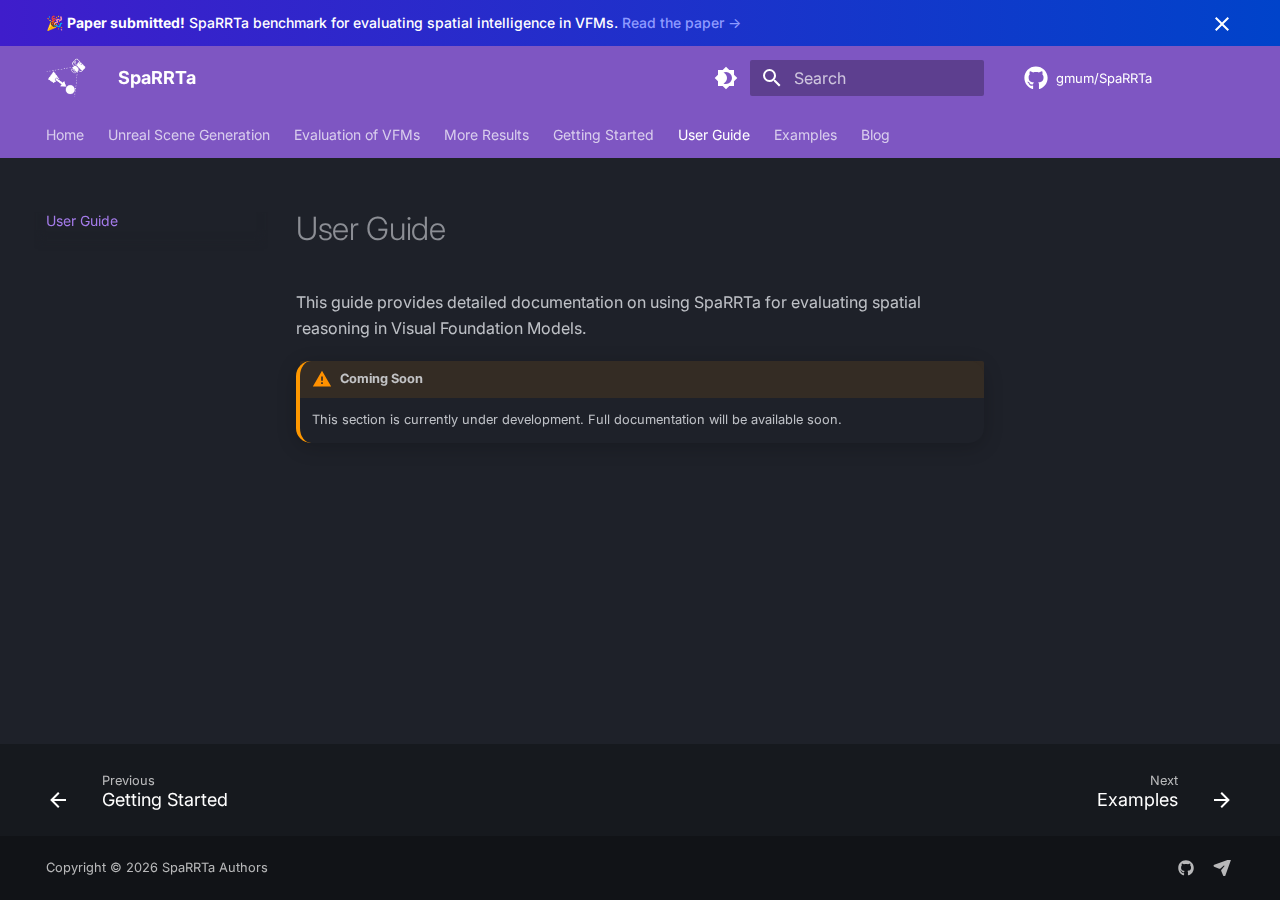
<file: user-guide/index.html>
<!DOCTYPE html><html lang="en" class="no-js"><head>
    
      <meta charset="utf-8">
      <meta name="viewport" content="width=device-width,initial-scale=1">
      
        <meta name="description" content="Comprehensive guide to using SpaRRTa for spatial reasoning evaluation">
      
      
        <meta name="author" content="Turhan Can Kargin et al.">
      
      
        <link rel="canonical" href="https://gmum.github.io/SpaRRTa/user-guide/">
      
      
        <link rel="prev" href="../getting-started/">
      
      
        <link rel="next" href="../examples/">
      
      
        
      
      
      <link rel="icon" href="../imgs/favicon.png">
      <meta name="generator" content="mkdocs-1.6.1, mkdocs-material-9.7.4">
    
    
      
        <title>User Guide - SpaRRTa</title>
      
    
    
      <link rel="stylesheet" href="../assets/stylesheets/main.484c7ddc.min.css">
      
        
        <link rel="stylesheet" href="../assets/stylesheets/palette.ab4e12ef.min.css">
      
      


    
    
      
    
    
      
        
        
        <link rel="preconnect" href="https://fonts.gstatic.com" crossorigin="">
        <link rel="stylesheet" href="https://fonts.googleapis.com/css?family=Inter:300,300i,400,400i,700,700i%7CJetBrains+Mono:400,400i,700,700i&amp;display=fallback">
        <style>:root{--md-text-font:"Inter";--md-code-font:"JetBrains Mono"}</style>
      
    
    
      <link rel="stylesheet" href="../stylesheets/extra.css">
    
    <script>__md_scope=new URL("..",location),__md_hash=e=>[...e].reduce(((e,_)=>(e<<5)-e+_.charCodeAt(0)),0),__md_get=(e,_=localStorage,t=__md_scope)=>JSON.parse(_.getItem(t.pathname+"."+e)),__md_set=(e,_,t=localStorage,a=__md_scope)=>{try{t.setItem(a.pathname+"."+e,JSON.stringify(_))}catch(e){}}</script>
    
      
  


  
  

<script id="__analytics">function __md_analytics(){function e(){dataLayer.push(arguments)}window.dataLayer=window.dataLayer||[],e("js",new Date),e("config","G-S4G8M79T0F"),document.addEventListener("DOMContentLoaded",(function(){document.forms.search&&document.forms.search.query.addEventListener("blur",(function(){this.value&&e("event","search",{search_term:this.value})}));document$.subscribe((function(){var t=document.forms.feedback;if(void 0!==t)for(var a of t.querySelectorAll("[type=submit]"))a.addEventListener("click",(function(a){a.preventDefault();var n=document.location.pathname,d=this.getAttribute("data-md-value");e("event","feedback",{page:n,data:d}),t.firstElementChild.disabled=!0;var r=t.querySelector(".md-feedback__note [data-md-value='"+d+"']");r&&(r.hidden=!1)})),t.hidden=!1})),location$.subscribe((function(t){e("config","G-S4G8M79T0F",{page_path:t.pathname})}))}));var t=document.createElement("script");t.async=!0,t.src="https://www.googletagmanager.com/gtag/js?id=G-S4G8M79T0F",document.getElementById("__analytics").insertAdjacentElement("afterEnd",t)}</script>
  
    <script>"undefined"!=typeof __md_analytics&&__md_analytics()</script>
  

    
    
  <link href="../assets/stylesheets/glightbox.min.css" rel="stylesheet"><script src="../assets/javascripts/glightbox.min.js"></script><style id="glightbox-style">
            html.glightbox-open { overflow: initial; height: 100%; }
            .gslide-title { margin-top: 0px; user-select: text; }
            .gslide-desc { color: #666; user-select: text; }
            .gslide-image img { background: white; }
            .gscrollbar-fixer { padding-right: 15px; }
            .gdesc-inner { font-size: 0.75rem; }
            body[data-md-color-scheme="slate"] .gdesc-inner { background: var(--md-default-bg-color); }
            body[data-md-color-scheme="slate"] .gslide-title { color: var(--md-default-fg-color); }
            body[data-md-color-scheme="slate"] .gslide-desc { color: var(--md-default-fg-color); }
        </style></head>
  
  
    
    
      
    
    
    
    
    <body dir="ltr" data-md-color-scheme="slate" data-md-color-primary="deep-purple" data-md-color-accent="indigo">
  
    
    <input class="md-toggle" data-md-toggle="drawer" type="checkbox" id="__drawer" autocomplete="off">
    <input class="md-toggle" data-md-toggle="search" type="checkbox" id="__search" autocomplete="off">
    <label class="md-overlay" for="__drawer"></label>
    <div data-md-component="skip">
      
        
        <a href="#user-guide" class="md-skip">
          Skip to content
        </a>
      
    </div>
    <div data-md-component="announce">
      
        <aside class="md-banner">
          <div class="md-banner__inner md-grid md-typeset">
            
              <button class="md-banner__button md-icon" aria-label="Don't show this again">
                
                <svg xmlns="http://www.w3.org/2000/svg" viewBox="0 0 24 24"><path d="M19 6.41 17.59 5 12 10.59 6.41 5 5 6.41 10.59 12 5 17.59 6.41 19 12 13.41 17.59 19 19 17.59 13.41 12z"></path></svg>
              </button>
            
            
  <div class="announcement-content">
    🎉 <strong>Paper submitted!</strong> SpaRRTa benchmark for evaluating spatial intelligence in VFMs.
    <a href="https://arxiv.org/abs/2601.11729" target="_blank">Read the paper →</a>
  </div>

          </div>
          
            <script>var el=document.querySelector("[data-md-component=announce]");if(el){var content=el.querySelector(".md-typeset");__md_hash(content.innerHTML)===__md_get("__announce")&&(el.hidden=!0)}</script>
          
        </aside>
      
    </div>
    
    
      

  

<header class="md-header md-header--shadow md-header--lifted" data-md-component="header">
  <nav class="md-header__inner md-grid" aria-label="Header">
    <a href=".." title="SpaRRTa" class="md-header__button md-logo" aria-label="SpaRRTa" data-md-component="logo">
      
  <img src="../imgs/favicon.png" alt="logo">

    </a>
    <label class="md-header__button md-icon" for="__drawer">
      
      <svg xmlns="http://www.w3.org/2000/svg" viewBox="0 0 24 24"><path d="M3 6h18v2H3zm0 5h18v2H3zm0 5h18v2H3z"></path></svg>
    </label>
    <div class="md-header__title" data-md-component="header-title">
      <div class="md-header__ellipsis">
        <div class="md-header__topic">
          <span class="md-ellipsis">
            SpaRRTa
          </span>
        </div>
        <div class="md-header__topic" data-md-component="header-topic">
          <span class="md-ellipsis">
            
              User Guide
            
          </span>
        </div>
      </div>
    </div>
    
      
        <form class="md-header__option" data-md-component="palette">
  
    
    
    
    <input class="md-option" data-md-color-media="" data-md-color-scheme="slate" data-md-color-primary="deep-purple" data-md-color-accent="indigo" aria-label="Switch to light mode" type="radio" name="__palette" id="__palette_0">
    
      <label class="md-header__button md-icon" title="Switch to light mode" for="__palette_1" hidden="">
        <svg xmlns="http://www.w3.org/2000/svg" viewBox="0 0 24 24"><path d="M12 18c-.89 0-1.74-.2-2.5-.55C11.56 16.5 13 14.42 13 12s-1.44-4.5-3.5-5.45C10.26 6.2 11.11 6 12 6a6 6 0 0 1 6 6 6 6 0 0 1-6 6m8-9.31V4h-4.69L12 .69 8.69 4H4v4.69L.69 12 4 15.31V20h4.69L12 23.31 15.31 20H20v-4.69L23.31 12z"></path></svg>
      </label>
    
  
    
    
    
    <input class="md-option" data-md-color-media="" data-md-color-scheme="default" data-md-color-primary="deep-purple" data-md-color-accent="indigo" aria-label="Switch to dark mode" type="radio" name="__palette" id="__palette_1">
    
      <label class="md-header__button md-icon" title="Switch to dark mode" for="__palette_0" hidden="">
        <svg xmlns="http://www.w3.org/2000/svg" viewBox="0 0 24 24"><path d="M12 8a4 4 0 0 0-4 4 4 4 0 0 0 4 4 4 4 0 0 0 4-4 4 4 0 0 0-4-4m0 10a6 6 0 0 1-6-6 6 6 0 0 1 6-6 6 6 0 0 1 6 6 6 6 0 0 1-6 6m8-9.31V4h-4.69L12 .69 8.69 4H4v4.69L.69 12 4 15.31V20h4.69L12 23.31 15.31 20H20v-4.69L23.31 12z"></path></svg>
      </label>
    
  
</form>
      
    
    
      <script>var palette=__md_get("__palette");if(palette&&palette.color){if("(prefers-color-scheme)"===palette.color.media){var media=matchMedia("(prefers-color-scheme: light)"),input=document.querySelector(media.matches?"[data-md-color-media='(prefers-color-scheme: light)']":"[data-md-color-media='(prefers-color-scheme: dark)']");palette.color.media=input.getAttribute("data-md-color-media"),palette.color.scheme=input.getAttribute("data-md-color-scheme"),palette.color.primary=input.getAttribute("data-md-color-primary"),palette.color.accent=input.getAttribute("data-md-color-accent")}for(var[key,value]of Object.entries(palette.color))document.body.setAttribute("data-md-color-"+key,value)}</script>
    
    
    
      
      
        <label class="md-header__button md-icon" for="__search">
          
          <svg xmlns="http://www.w3.org/2000/svg" viewBox="0 0 24 24"><path d="M9.5 3A6.5 6.5 0 0 1 16 9.5c0 1.61-.59 3.09-1.56 4.23l.27.27h.79l5 5-1.5 1.5-5-5v-.79l-.27-.27A6.52 6.52 0 0 1 9.5 16 6.5 6.5 0 0 1 3 9.5 6.5 6.5 0 0 1 9.5 3m0 2C7 5 5 7 5 9.5S7 14 9.5 14 14 12 14 9.5 12 5 9.5 5"></path></svg>
        </label>
        <div class="md-search" data-md-component="search" role="dialog">
  <label class="md-search__overlay" for="__search"></label>
  <div class="md-search__inner" role="search">
    <form class="md-search__form" name="search">
      <input type="text" class="md-search__input" name="query" aria-label="Search" placeholder="Search" autocapitalize="off" autocorrect="off" autocomplete="off" spellcheck="false" data-md-component="search-query" required="">
      <label class="md-search__icon md-icon" for="__search">
        
        <svg xmlns="http://www.w3.org/2000/svg" viewBox="0 0 24 24"><path d="M9.5 3A6.5 6.5 0 0 1 16 9.5c0 1.61-.59 3.09-1.56 4.23l.27.27h.79l5 5-1.5 1.5-5-5v-.79l-.27-.27A6.52 6.52 0 0 1 9.5 16 6.5 6.5 0 0 1 3 9.5 6.5 6.5 0 0 1 9.5 3m0 2C7 5 5 7 5 9.5S7 14 9.5 14 14 12 14 9.5 12 5 9.5 5"></path></svg>
        
        <svg xmlns="http://www.w3.org/2000/svg" viewBox="0 0 24 24"><path d="M20 11v2H8l5.5 5.5-1.42 1.42L4.16 12l7.92-7.92L13.5 5.5 8 11z"></path></svg>
      </label>
      <nav class="md-search__options" aria-label="Search">
        
          <a href="javascript:void(0)" class="md-search__icon md-icon" title="Share" aria-label="Share" data-clipboard="" data-clipboard-text="" data-md-component="search-share" tabindex="-1">
            
            <svg xmlns="http://www.w3.org/2000/svg" viewBox="0 0 24 24"><path d="M18 16.08c-.76 0-1.44.3-1.96.77L8.91 12.7c.05-.23.09-.46.09-.7s-.04-.47-.09-.7l7.05-4.11c.54.5 1.25.81 2.04.81a3 3 0 0 0 3-3 3 3 0 0 0-3-3 3 3 0 0 0-3 3c0 .24.04.47.09.7L8.04 9.81C7.5 9.31 6.79 9 6 9a3 3 0 0 0-3 3 3 3 0 0 0 3 3c.79 0 1.5-.31 2.04-.81l7.12 4.15c-.05.21-.08.43-.08.66 0 1.61 1.31 2.91 2.92 2.91s2.92-1.3 2.92-2.91A2.92 2.92 0 0 0 18 16.08"></path></svg>
          </a>
        
        <button type="reset" class="md-search__icon md-icon" title="Clear" aria-label="Clear" tabindex="-1">
          
          <svg xmlns="http://www.w3.org/2000/svg" viewBox="0 0 24 24"><path d="M19 6.41 17.59 5 12 10.59 6.41 5 5 6.41 10.59 12 5 17.59 6.41 19 12 13.41 17.59 19 19 17.59 13.41 12z"></path></svg>
        </button>
      </nav>
      
        <div class="md-search__suggest" data-md-component="search-suggest"></div>
      
    </form>
    <div class="md-search__output">
      <div class="md-search__scrollwrap" tabindex="0" data-md-scrollfix="">
        <div class="md-search-result" data-md-component="search-result">
          <div class="md-search-result__meta">
            Initializing search
          </div>
          <ol class="md-search-result__list" role="presentation"></ol>
        </div>
      </div>
    </div>
  </div>
</div>
      
    
    
      <div class="md-header__source">
        <a href="https://github.com/gmum/SpaRRTa" title="Go to repository" class="md-source" data-md-component="source">
  <div class="md-source__icon md-icon">
    
    <svg xmlns="http://www.w3.org/2000/svg" viewBox="0 0 512 512"><!--! Font Awesome Free 7.1.0 by @fontawesome - https://fontawesome.com License - https://fontawesome.com/license/free (Icons: CC BY 4.0, Fonts: SIL OFL 1.1, Code: MIT License) Copyright 2025 Fonticons, Inc.--><path d="M173.9 397.4c0 2-2.3 3.6-5.2 3.6-3.3.3-5.6-1.3-5.6-3.6 0-2 2.3-3.6 5.2-3.6 3-.3 5.6 1.3 5.6 3.6m-31.1-4.5c-.7 2 1.3 4.3 4.3 4.9 2.6 1 5.6 0 6.2-2s-1.3-4.3-4.3-5.2c-2.6-.7-5.5.3-6.2 2.3m44.2-1.7c-2.9.7-4.9 2.6-4.6 4.9.3 2 2.9 3.3 5.9 2.6 2.9-.7 4.9-2.6 4.6-4.6-.3-1.9-3-3.2-5.9-2.9M252.8 8C114.1 8 8 113.3 8 252c0 110.9 69.8 205.8 169.5 239.2 12.8 2.3 17.3-5.6 17.3-12.1 0-6.2-.3-40.4-.3-61.4 0 0-70 15-84.7-29.8 0 0-11.4-29.1-27.8-36.6 0 0-22.9-15.7 1.6-15.4 0 0 24.9 2 38.6 25.8 21.9 38.6 58.6 27.5 72.9 20.9 2.3-16 8.8-27.1 16-33.7-55.9-6.2-112.3-14.3-112.3-110.5 0-27.5 7.6-41.3 23.6-58.9-2.6-6.5-11.1-33.3 2.6-67.9 20.9-6.5 69 27 69 27 20-5.6 41.5-8.5 62.8-8.5s42.8 2.9 62.8 8.5c0 0 48.1-33.6 69-27 13.7 34.7 5.2 61.4 2.6 67.9 16 17.7 25.8 31.5 25.8 58.9 0 96.5-58.9 104.2-114.8 110.5 9.2 7.9 17 22.9 17 46.4 0 33.7-.3 75.4-.3 83.6 0 6.5 4.6 14.4 17.3 12.1C436.2 457.8 504 362.9 504 252 504 113.3 391.5 8 252.8 8M105.2 352.9c-1.3 1-1 3.3.7 5.2 1.6 1.6 3.9 2.3 5.2 1 1.3-1 1-3.3-.7-5.2-1.6-1.6-3.9-2.3-5.2-1m-10.8-8.1c-.7 1.3.3 2.9 2.3 3.9 1.6 1 3.6.7 4.3-.7.7-1.3-.3-2.9-2.3-3.9-2-.6-3.6-.3-4.3.7m32.4 35.6c-1.6 1.3-1 4.3 1.3 6.2 2.3 2.3 5.2 2.6 6.5 1 1.3-1.3.7-4.3-1.3-6.2-2.2-2.3-5.2-2.6-6.5-1m-11.4-14.7c-1.6 1-1.6 3.6 0 5.9s4.3 3.3 5.6 2.3c1.6-1.3 1.6-3.9 0-6.2-1.4-2.3-4-3.3-5.6-2"></path></svg>
  </div>
  <div class="md-source__repository">
    gmum/SpaRRTa
  </div>
</a>
      </div>
    
  </nav>
  
    
      
<nav class="md-tabs" aria-label="Tabs" data-md-component="tabs">
  <div class="md-grid">
    <ul class="md-tabs__list">
      
        
  
  
  
  
    <li class="md-tabs__item">
      <a href=".." class="md-tabs__link">
        
  
  
    
  
  Home

      </a>
    </li>
  

      
        
  
  
  
  
    <li class="md-tabs__item">
      <a href="../unreal-scene-generation/" class="md-tabs__link">
        
  
  
    
  
  Unreal Scene Generation

      </a>
    </li>
  

      
        
  
  
  
  
    <li class="md-tabs__item">
      <a href="../evaluation-vfms/" class="md-tabs__link">
        
  
  
    
  
  Evaluation of VFMs

      </a>
    </li>
  

      
        
  
  
  
  
    <li class="md-tabs__item">
      <a href="../results/" class="md-tabs__link">
        
  
  
    
  
  More Results

      </a>
    </li>
  

      
        
  
  
  
  
    <li class="md-tabs__item">
      <a href="../getting-started/" class="md-tabs__link">
        
  
  
    
  
  Getting Started

      </a>
    </li>
  

      
        
  
  
  
    
  
  
    <li class="md-tabs__item md-tabs__item--active">
      <a href="./" class="md-tabs__link">
        
  
  
    
  
  User Guide

      </a>
    </li>
  

      
        
  
  
  
  
    <li class="md-tabs__item">
      <a href="../examples/" class="md-tabs__link">
        
  
  
    
  
  Examples

      </a>
    </li>
  

      
        
  
  
  
  
    
    
      <li class="md-tabs__item">
        <a href="../blog/" class="md-tabs__link">
          
  
  
  Blog

        </a>
      </li>
    
  

      
    </ul>
  </div>
</nav>
    
  
</header>
    
    <div class="md-container" data-md-component="container">
      
      
        
      
      <main class="md-main" data-md-component="main">
        <div class="md-main__inner md-grid">
          
            
              
              <div class="md-sidebar md-sidebar--primary" data-md-component="sidebar" data-md-type="navigation">
                <div class="md-sidebar__scrollwrap">
                  <div class="md-sidebar__inner">
                    


  


<nav class="md-nav md-nav--primary md-nav--lifted" aria-label="Navigation" data-md-level="0">
  <label class="md-nav__title" for="__drawer">
    <a href=".." title="SpaRRTa" class="md-nav__button md-logo" aria-label="SpaRRTa" data-md-component="logo">
      
  <img src="../imgs/favicon.png" alt="logo">

    </a>
    SpaRRTa
  </label>
  
    <div class="md-nav__source">
      <a href="https://github.com/gmum/SpaRRTa" title="Go to repository" class="md-source" data-md-component="source">
  <div class="md-source__icon md-icon">
    
    <svg xmlns="http://www.w3.org/2000/svg" viewBox="0 0 512 512"><!--! Font Awesome Free 7.1.0 by @fontawesome - https://fontawesome.com License - https://fontawesome.com/license/free (Icons: CC BY 4.0, Fonts: SIL OFL 1.1, Code: MIT License) Copyright 2025 Fonticons, Inc.--><path d="M173.9 397.4c0 2-2.3 3.6-5.2 3.6-3.3.3-5.6-1.3-5.6-3.6 0-2 2.3-3.6 5.2-3.6 3-.3 5.6 1.3 5.6 3.6m-31.1-4.5c-.7 2 1.3 4.3 4.3 4.9 2.6 1 5.6 0 6.2-2s-1.3-4.3-4.3-5.2c-2.6-.7-5.5.3-6.2 2.3m44.2-1.7c-2.9.7-4.9 2.6-4.6 4.9.3 2 2.9 3.3 5.9 2.6 2.9-.7 4.9-2.6 4.6-4.6-.3-1.9-3-3.2-5.9-2.9M252.8 8C114.1 8 8 113.3 8 252c0 110.9 69.8 205.8 169.5 239.2 12.8 2.3 17.3-5.6 17.3-12.1 0-6.2-.3-40.4-.3-61.4 0 0-70 15-84.7-29.8 0 0-11.4-29.1-27.8-36.6 0 0-22.9-15.7 1.6-15.4 0 0 24.9 2 38.6 25.8 21.9 38.6 58.6 27.5 72.9 20.9 2.3-16 8.8-27.1 16-33.7-55.9-6.2-112.3-14.3-112.3-110.5 0-27.5 7.6-41.3 23.6-58.9-2.6-6.5-11.1-33.3 2.6-67.9 20.9-6.5 69 27 69 27 20-5.6 41.5-8.5 62.8-8.5s42.8 2.9 62.8 8.5c0 0 48.1-33.6 69-27 13.7 34.7 5.2 61.4 2.6 67.9 16 17.7 25.8 31.5 25.8 58.9 0 96.5-58.9 104.2-114.8 110.5 9.2 7.9 17 22.9 17 46.4 0 33.7-.3 75.4-.3 83.6 0 6.5 4.6 14.4 17.3 12.1C436.2 457.8 504 362.9 504 252 504 113.3 391.5 8 252.8 8M105.2 352.9c-1.3 1-1 3.3.7 5.2 1.6 1.6 3.9 2.3 5.2 1 1.3-1 1-3.3-.7-5.2-1.6-1.6-3.9-2.3-5.2-1m-10.8-8.1c-.7 1.3.3 2.9 2.3 3.9 1.6 1 3.6.7 4.3-.7.7-1.3-.3-2.9-2.3-3.9-2-.6-3.6-.3-4.3.7m32.4 35.6c-1.6 1.3-1 4.3 1.3 6.2 2.3 2.3 5.2 2.6 6.5 1 1.3-1.3.7-4.3-1.3-6.2-2.2-2.3-5.2-2.6-6.5-1m-11.4-14.7c-1.6 1-1.6 3.6 0 5.9s4.3 3.3 5.6 2.3c1.6-1.3 1.6-3.9 0-6.2-1.4-2.3-4-3.3-5.6-2"></path></svg>
  </div>
  <div class="md-source__repository">
    gmum/SpaRRTa
  </div>
</a>
    </div>
  
  <ul class="md-nav__list" data-md-scrollfix="">
    
      
      
  
  
  
  
    <li class="md-nav__item">
      <a href=".." class="md-nav__link">
        
  
  
  <span class="md-ellipsis">
    
  
    Home
  

    
  </span>
  
  

      </a>
    </li>
  

    
      
      
  
  
  
  
    <li class="md-nav__item">
      <a href="../unreal-scene-generation/" class="md-nav__link">
        
  
  
  <span class="md-ellipsis">
    
  
    Unreal Scene Generation
  

    
  </span>
  
  

      </a>
    </li>
  

    
      
      
  
  
  
  
    <li class="md-nav__item">
      <a href="../evaluation-vfms/" class="md-nav__link">
        
  
  
  <span class="md-ellipsis">
    
  
    Evaluation of VFMs
  

    
  </span>
  
  

      </a>
    </li>
  

    
      
      
  
  
  
  
    <li class="md-nav__item">
      <a href="../results/" class="md-nav__link">
        
  
  
  <span class="md-ellipsis">
    
  
    More Results
  

    
  </span>
  
  

      </a>
    </li>
  

    
      
      
  
  
  
  
    <li class="md-nav__item">
      <a href="../getting-started/" class="md-nav__link">
        
  
  
  <span class="md-ellipsis">
    
  
    Getting Started
  

    
  </span>
  
  

      </a>
    </li>
  

    
      
      
  
  
    
  
  
  
    <li class="md-nav__item md-nav__item--active">
      
      <input class="md-nav__toggle md-toggle" type="checkbox" id="__toc">
      
      
        
      
      
      <a href="./" class="md-nav__link md-nav__link--active">
        
  
  
  <span class="md-ellipsis">
    
  
    User Guide
  

    
  </span>
  
  

      </a>
      
    </li>
  

    
      
      
  
  
  
  
    <li class="md-nav__item">
      <a href="../examples/" class="md-nav__link">
        
  
  
  <span class="md-ellipsis">
    
  
    Examples
  

    
  </span>
  
  

      </a>
    </li>
  

    
      
      
  
  
  
  
    
    
    
    
      
      
        
      
    
    
    <li class="md-nav__item md-nav__item--nested">
      
        
        
          
        
        <input class="md-nav__toggle md-toggle md-toggle--indeterminate" type="checkbox" id="__nav_8">
        
          
          <label class="md-nav__link" for="__nav_8" id="__nav_8_label" tabindex="0">
            
  
  
  <span class="md-ellipsis">
    
  
    Blog
  

    
  </span>
  
  

            <span class="md-nav__icon md-icon"></span>
          </label>
        
        <nav class="md-nav" data-md-level="1" aria-labelledby="__nav_8_label" aria-expanded="false">
          <label class="md-nav__title" for="__nav_8">
            <span class="md-nav__icon md-icon"></span>
            
  
    Blog
  

          </label>
          <ul class="md-nav__list" data-md-scrollfix="">
            
              
                
  
  
  
    
  
  
    <li class="md-nav__item">
      <a href="../blog/" class="md-nav__link">
        
  
  
  <span class="md-ellipsis">
    
  
    Blog
  

    
  </span>
  
  

      </a>
    </li>
  

              
            
              
                
  
  
  
  
    
    
    
    
      
      
        
      
    
    
    <li class="md-nav__item md-nav__item--nested">
      
        
        
          
        
        <input class="md-nav__toggle md-toggle md-toggle--indeterminate" type="checkbox" id="__nav_8_2">
        
          
          <label class="md-nav__link" for="__nav_8_2" id="__nav_8_2_label" tabindex="0">
            
  
  
  <span class="md-ellipsis">
    
  
    Archive
  

    
  </span>
  
  

            <span class="md-nav__icon md-icon"></span>
          </label>
        
        <nav class="md-nav" data-md-level="2" aria-labelledby="__nav_8_2_label" aria-expanded="false">
          <label class="md-nav__title" for="__nav_8_2">
            <span class="md-nav__icon md-icon"></span>
            
  
    Archive
  

          </label>
          <ul class="md-nav__list" data-md-scrollfix="">
            
              
                
  
  
  
    
  
  
    <li class="md-nav__item">
      <a href="../blog/archive/2025/" class="md-nav__link">
        
  
  
  <span class="md-ellipsis">
    
  
    2025
  

    
  </span>
  
  

      </a>
    </li>
  

              
            
          </ul>
        </nav>
      
    </li>
  

              
            
              
                
  
  
  
  
    
    
    
    
      
      
        
      
    
    
    <li class="md-nav__item md-nav__item--nested">
      
        
        
          
        
        <input class="md-nav__toggle md-toggle md-toggle--indeterminate" type="checkbox" id="__nav_8_3">
        
          
          <label class="md-nav__link" for="__nav_8_3" id="__nav_8_3_label" tabindex="0">
            
  
  
  <span class="md-ellipsis">
    
  
    Categories
  

    
  </span>
  
  

            <span class="md-nav__icon md-icon"></span>
          </label>
        
        <nav class="md-nav" data-md-level="2" aria-labelledby="__nav_8_3_label" aria-expanded="false">
          <label class="md-nav__title" for="__nav_8_3">
            <span class="md-nav__icon md-icon"></span>
            
  
    Categories
  

          </label>
          <ul class="md-nav__list" data-md-scrollfix="">
            
              
                
  
  
  
    
  
  
    <li class="md-nav__item">
      <a href="../blog/category/announcements/" class="md-nav__link">
        
  
  
  <span class="md-ellipsis">
    
  
    Announcements
  

    
  </span>
  
  

      </a>
    </li>
  

              
            
          </ul>
        </nav>
      
    </li>
  

              
            
          </ul>
        </nav>
      
    </li>
  

    
  </ul>
</nav>
                  </div>
                </div>
              </div>
            
            
              
              <div class="md-sidebar md-sidebar--secondary" data-md-component="sidebar" data-md-type="toc">
                <div class="md-sidebar__scrollwrap">
                  <div class="md-sidebar__inner">
                    

<nav class="md-nav md-nav--secondary" aria-label="Table of contents">
  
  
  
    
  
  
</nav>
                  </div>
                </div>
              </div>
            
          
          
            <div class="md-content" data-md-component="content">
              
                



  


              
              <article class="md-content__inner md-typeset">
                
                  


  
  


<h1 id="user-guide">User Guide<a class="headerlink" href="#user-guide" title="Permanent link">¶</a></h1>
<p>This guide provides detailed documentation on using SpaRRTa for evaluating spatial reasoning in Visual Foundation Models.</p>
<div class="admonition warning">
<p class="admonition-title">Coming Soon</p>
<p>This section is currently under development. Full documentation will be available soon.</p>
</div>
<!--
## Dataset Structure

### Directory Layout

<div class="language-text highlight"><pre><span></span><code><span id="__span-0-1"><a id="__codelineno-0-1" name="__codelineno-0-1" href="#__codelineno-0-1"></a>data/sparrta/
</span><span id="__span-0-2"><a id="__codelineno-0-2" name="__codelineno-0-2" href="#__codelineno-0-2"></a>├── forest/
</span><span id="__span-0-3"><a id="__codelineno-0-3" name="__codelineno-0-3" href="#__codelineno-0-3"></a>│   ├── ego/
</span><span id="__span-0-4"><a id="__codelineno-0-4" name="__codelineno-0-4" href="#__codelineno-0-4"></a>│   │   ├── images/
</span><span id="__span-0-5"><a id="__codelineno-0-5" name="__codelineno-0-5" href="#__codelineno-0-5"></a>│   │   │   ├── 00001.jpg
</span><span id="__span-0-6"><a id="__codelineno-0-6" name="__codelineno-0-6" href="#__codelineno-0-6"></a>│   │   │   ├── 00002.jpg
</span><span id="__span-0-7"><a id="__codelineno-0-7" name="__codelineno-0-7" href="#__codelineno-0-7"></a>│   │   │   └── ...
</span><span id="__span-0-8"><a id="__codelineno-0-8" name="__codelineno-0-8" href="#__codelineno-0-8"></a>│   │   ├── masks/
</span><span id="__span-0-9"><a id="__codelineno-0-9" name="__codelineno-0-9" href="#__codelineno-0-9"></a>│   │   │   ├── 00001.png
</span><span id="__span-0-10"><a id="__codelineno-0-10" name="__codelineno-0-10" href="#__codelineno-0-10"></a>│   │   │   └── ...
</span><span id="__span-0-11"><a id="__codelineno-0-11" name="__codelineno-0-11" href="#__codelineno-0-11"></a>│   │   └── metadata.json
</span><span id="__span-0-12"><a id="__codelineno-0-12" name="__codelineno-0-12" href="#__codelineno-0-12"></a>│   └── allo/
</span><span id="__span-0-13"><a id="__codelineno-0-13" name="__codelineno-0-13" href="#__codelineno-0-13"></a>│       └── ...
</span><span id="__span-0-14"><a id="__codelineno-0-14" name="__codelineno-0-14" href="#__codelineno-0-14"></a>├── desert/
</span><span id="__span-0-15"><a id="__codelineno-0-15" name="__codelineno-0-15" href="#__codelineno-0-15"></a>│   └── ...
</span><span id="__span-0-16"><a id="__codelineno-0-16" name="__codelineno-0-16" href="#__codelineno-0-16"></a>├── winter_town/
</span><span id="__span-0-17"><a id="__codelineno-0-17" name="__codelineno-0-17" href="#__codelineno-0-17"></a>│   └── ...
</span><span id="__span-0-18"><a id="__codelineno-0-18" name="__codelineno-0-18" href="#__codelineno-0-18"></a>├── bridge/
</span><span id="__span-0-19"><a id="__codelineno-0-19" name="__codelineno-0-19" href="#__codelineno-0-19"></a>│   └── ...
</span><span id="__span-0-20"><a id="__codelineno-0-20" name="__codelineno-0-20" href="#__codelineno-0-20"></a>└── city/
</span><span id="__span-0-21"><a id="__codelineno-0-21" name="__codelineno-0-21" href="#__codelineno-0-21"></a>    └── ...
</span></code></pre></div>

### Metadata Format

Each environment contains a `metadata.json` file:

<div class="language-json highlight"><pre><span></span><code><span id="__span-1-1"><a id="__codelineno-1-1" name="__codelineno-1-1" href="#__codelineno-1-1"></a><span class="p">{</span>
</span><span id="__span-1-2"><a id="__codelineno-1-2" name="__codelineno-1-2" href="#__codelineno-1-2"></a><span class="w">  </span><span class="nt">&quot;images&quot;</span><span class="p">:</span><span class="w"> </span><span class="p">[</span>
</span><span id="__span-1-3"><a id="__codelineno-1-3" name="__codelineno-1-3" href="#__codelineno-1-3"></a><span class="w">    </span><span class="p">{</span>
</span><span id="__span-1-4"><a id="__codelineno-1-4" name="__codelineno-1-4" href="#__codelineno-1-4"></a><span class="w">      </span><span class="nt">&quot;id&quot;</span><span class="p">:</span><span class="w"> </span><span class="s2">&quot;00001&quot;</span><span class="p">,</span>
</span><span id="__span-1-5"><a id="__codelineno-1-5" name="__codelineno-1-5" href="#__codelineno-1-5"></a><span class="w">      </span><span class="nt">&quot;filename&quot;</span><span class="p">:</span><span class="w"> </span><span class="s2">&quot;images/00001.jpg&quot;</span><span class="p">,</span>
</span><span id="__span-1-6"><a id="__codelineno-1-6" name="__codelineno-1-6" href="#__codelineno-1-6"></a><span class="w">      </span><span class="nt">&quot;mask&quot;</span><span class="p">:</span><span class="w"> </span><span class="s2">&quot;masks/00001.png&quot;</span><span class="p">,</span>
</span><span id="__span-1-7"><a id="__codelineno-1-7" name="__codelineno-1-7" href="#__codelineno-1-7"></a><span class="w">      </span><span class="nt">&quot;source_object&quot;</span><span class="p">:</span><span class="w"> </span><span class="p">{</span>
</span><span id="__span-1-8"><a id="__codelineno-1-8" name="__codelineno-1-8" href="#__codelineno-1-8"></a><span class="w">        </span><span class="nt">&quot;class&quot;</span><span class="p">:</span><span class="w"> </span><span class="s2">&quot;tree&quot;</span><span class="p">,</span>
</span><span id="__span-1-9"><a id="__codelineno-1-9" name="__codelineno-1-9" href="#__codelineno-1-9"></a><span class="w">        </span><span class="nt">&quot;position&quot;</span><span class="p">:</span><span class="w"> </span><span class="p">[</span><span class="mf">10.5</span><span class="p">,</span><span class="w"> </span><span class="mf">20.3</span><span class="p">,</span><span class="w"> </span><span class="mf">0.0</span><span class="p">],</span>
</span><span id="__span-1-10"><a id="__codelineno-1-10" name="__codelineno-1-10" href="#__codelineno-1-10"></a><span class="w">        </span><span class="nt">&quot;rotation&quot;</span><span class="p">:</span><span class="w"> </span><span class="p">[</span><span class="mf">0.0</span><span class="p">,</span><span class="w"> </span><span class="mf">0.0</span><span class="p">,</span><span class="w"> </span><span class="mf">45.0</span><span class="p">]</span>
</span><span id="__span-1-11"><a id="__codelineno-1-11" name="__codelineno-1-11" href="#__codelineno-1-11"></a><span class="w">      </span><span class="p">},</span>
</span><span id="__span-1-12"><a id="__codelineno-1-12" name="__codelineno-1-12" href="#__codelineno-1-12"></a><span class="w">      </span><span class="nt">&quot;target_object&quot;</span><span class="p">:</span><span class="w"> </span><span class="p">{</span>
</span><span id="__span-1-13"><a id="__codelineno-1-13" name="__codelineno-1-13" href="#__codelineno-1-13"></a><span class="w">        </span><span class="nt">&quot;class&quot;</span><span class="p">:</span><span class="w"> </span><span class="s2">&quot;bear&quot;</span><span class="p">,</span>
</span><span id="__span-1-14"><a id="__codelineno-1-14" name="__codelineno-1-14" href="#__codelineno-1-14"></a><span class="w">        </span><span class="nt">&quot;position&quot;</span><span class="p">:</span><span class="w"> </span><span class="p">[</span><span class="mf">15.2</span><span class="p">,</span><span class="w"> </span><span class="mf">18.7</span><span class="p">,</span><span class="w"> </span><span class="mf">0.0</span><span class="p">],</span>
</span><span id="__span-1-15"><a id="__codelineno-1-15" name="__codelineno-1-15" href="#__codelineno-1-15"></a><span class="w">        </span><span class="nt">&quot;rotation&quot;</span><span class="p">:</span><span class="w"> </span><span class="p">[</span><span class="mf">0.0</span><span class="p">,</span><span class="w"> </span><span class="mf">0.0</span><span class="p">,</span><span class="w"> </span><span class="mf">90.0</span><span class="p">]</span>
</span><span id="__span-1-16"><a id="__codelineno-1-16" name="__codelineno-1-16" href="#__codelineno-1-16"></a><span class="w">      </span><span class="p">},</span>
</span><span id="__span-1-17"><a id="__codelineno-1-17" name="__codelineno-1-17" href="#__codelineno-1-17"></a><span class="w">      </span><span class="nt">&quot;viewpoint_object&quot;</span><span class="p">:</span><span class="w"> </span><span class="p">{</span>
</span><span id="__span-1-18"><a id="__codelineno-1-18" name="__codelineno-1-18" href="#__codelineno-1-18"></a><span class="w">        </span><span class="nt">&quot;class&quot;</span><span class="p">:</span><span class="w"> </span><span class="s2">&quot;human&quot;</span><span class="p">,</span>
</span><span id="__span-1-19"><a id="__codelineno-1-19" name="__codelineno-1-19" href="#__codelineno-1-19"></a><span class="w">        </span><span class="nt">&quot;position&quot;</span><span class="p">:</span><span class="w"> </span><span class="p">[</span><span class="mf">5.0</span><span class="p">,</span><span class="w"> </span><span class="mf">25.0</span><span class="p">,</span><span class="w"> </span><span class="mf">0.0</span><span class="p">],</span>
</span><span id="__span-1-20"><a id="__codelineno-1-20" name="__codelineno-1-20" href="#__codelineno-1-20"></a><span class="w">        </span><span class="nt">&quot;rotation&quot;</span><span class="p">:</span><span class="w"> </span><span class="p">[</span><span class="mf">0.0</span><span class="p">,</span><span class="w"> </span><span class="mf">0.0</span><span class="p">,</span><span class="w"> </span><span class="mf">180.0</span><span class="p">]</span>
</span><span id="__span-1-21"><a id="__codelineno-1-21" name="__codelineno-1-21" href="#__codelineno-1-21"></a><span class="w">      </span><span class="p">},</span>
</span><span id="__span-1-22"><a id="__codelineno-1-22" name="__codelineno-1-22" href="#__codelineno-1-22"></a><span class="w">      </span><span class="nt">&quot;camera&quot;</span><span class="p">:</span><span class="w"> </span><span class="p">{</span>
</span><span id="__span-1-23"><a id="__codelineno-1-23" name="__codelineno-1-23" href="#__codelineno-1-23"></a><span class="w">        </span><span class="nt">&quot;position&quot;</span><span class="p">:</span><span class="w"> </span><span class="p">[</span><span class="mf">0.0</span><span class="p">,</span><span class="w"> </span><span class="mf">30.0</span><span class="p">,</span><span class="w"> </span><span class="mf">2.0</span><span class="p">],</span>
</span><span id="__span-1-24"><a id="__codelineno-1-24" name="__codelineno-1-24" href="#__codelineno-1-24"></a><span class="w">        </span><span class="nt">&quot;rotation&quot;</span><span class="p">:</span><span class="w"> </span><span class="p">[</span><span class="mf">0.0</span><span class="p">,</span><span class="w"> </span><span class="mf">-15.0</span><span class="p">,</span><span class="w"> </span><span class="mf">0.0</span><span class="p">],</span>
</span><span id="__span-1-25"><a id="__codelineno-1-25" name="__codelineno-1-25" href="#__codelineno-1-25"></a><span class="w">        </span><span class="nt">&quot;fov&quot;</span><span class="p">:</span><span class="w"> </span><span class="mf">53.0</span>
</span><span id="__span-1-26"><a id="__codelineno-1-26" name="__codelineno-1-26" href="#__codelineno-1-26"></a><span class="w">      </span><span class="p">},</span>
</span><span id="__span-1-27"><a id="__codelineno-1-27" name="__codelineno-1-27" href="#__codelineno-1-27"></a><span class="w">      </span><span class="nt">&quot;label_ego&quot;</span><span class="p">:</span><span class="w"> </span><span class="s2">&quot;right&quot;</span><span class="p">,</span>
</span><span id="__span-1-28"><a id="__codelineno-1-28" name="__codelineno-1-28" href="#__codelineno-1-28"></a><span class="w">      </span><span class="nt">&quot;label_allo&quot;</span><span class="p">:</span><span class="w"> </span><span class="s2">&quot;left&quot;</span>
</span><span id="__span-1-29"><a id="__codelineno-1-29" name="__codelineno-1-29" href="#__codelineno-1-29"></a><span class="w">    </span><span class="p">}</span>
</span><span id="__span-1-30"><a id="__codelineno-1-30" name="__codelineno-1-30" href="#__codelineno-1-30"></a><span class="w">  </span><span class="p">]</span>
</span><span id="__span-1-31"><a id="__codelineno-1-31" name="__codelineno-1-31" href="#__codelineno-1-31"></a><span class="p">}</span>
</span></code></pre></div>

## Loading Data

### Using the Dataset Class

<div class="language-python highlight"><pre><span></span><code><span id="__span-2-1"><a id="__codelineno-2-1" name="__codelineno-2-1" href="#__codelineno-2-1"></a><span class="kn">from</span><span class="w"> </span><span class="nn">sparrta</span><span class="w"> </span><span class="kn">import</span> <span class="n">SpaRRTaDataset</span>
</span><span id="__span-2-2"><a id="__codelineno-2-2" name="__codelineno-2-2" href="#__codelineno-2-2"></a>
</span><span id="__span-2-3"><a id="__codelineno-2-3" name="__codelineno-2-3" href="#__codelineno-2-3"></a><span class="c1"># Load specific environment and task</span>
</span><span id="__span-2-4"><a id="__codelineno-2-4" name="__codelineno-2-4" href="#__codelineno-2-4"></a><span class="n">dataset</span> <span class="o">=</span> <span class="n">SpaRRTaDataset</span><span class="p">(</span>
</span><span id="__span-2-5"><a id="__codelineno-2-5" name="__codelineno-2-5" href="#__codelineno-2-5"></a>    <span class="n">data_path</span><span class="o">=</span><span class="s2">&quot;data/sparrta&quot;</span><span class="p">,</span>
</span><span id="__span-2-6"><a id="__codelineno-2-6" name="__codelineno-2-6" href="#__codelineno-2-6"></a>    <span class="n">environment</span><span class="o">=</span><span class="s2">&quot;forest&quot;</span><span class="p">,</span>
</span><span id="__span-2-7"><a id="__codelineno-2-7" name="__codelineno-2-7" href="#__codelineno-2-7"></a>    <span class="n">task</span><span class="o">=</span><span class="s2">&quot;ego&quot;</span><span class="p">,</span>  <span class="c1"># or &quot;allo&quot;</span>
</span><span id="__span-2-8"><a id="__codelineno-2-8" name="__codelineno-2-8" href="#__codelineno-2-8"></a>    <span class="n">split</span><span class="o">=</span><span class="s2">&quot;train&quot;</span><span class="p">,</span>  <span class="c1"># &quot;train&quot;, &quot;val&quot;, &quot;test&quot;</span>
</span><span id="__span-2-9"><a id="__codelineno-2-9" name="__codelineno-2-9" href="#__codelineno-2-9"></a>    <span class="n">transform</span><span class="o">=</span><span class="kc">None</span><span class="p">,</span>  <span class="c1"># Optional torchvision transforms</span>
</span><span id="__span-2-10"><a id="__codelineno-2-10" name="__codelineno-2-10" href="#__codelineno-2-10"></a><span class="p">)</span>
</span><span id="__span-2-11"><a id="__codelineno-2-11" name="__codelineno-2-11" href="#__codelineno-2-11"></a>
</span><span id="__span-2-12"><a id="__codelineno-2-12" name="__codelineno-2-12" href="#__codelineno-2-12"></a><span class="c1"># Iterate over samples</span>
</span><span id="__span-2-13"><a id="__codelineno-2-13" name="__codelineno-2-13" href="#__codelineno-2-13"></a><span class="k">for</span> <span class="n">image</span><span class="p">,</span> <span class="n">label</span><span class="p">,</span> <span class="n">metadata</span> <span class="ow">in</span> <span class="n">dataset</span><span class="p">:</span>
</span><span id="__span-2-14"><a id="__codelineno-2-14" name="__codelineno-2-14" href="#__codelineno-2-14"></a>    <span class="nb">print</span><span class="p">(</span><span class="sa">f</span><span class="s2">&quot;Image shape: </span><span class="si">{</span><span class="n">image</span><span class="o">.</span><span class="n">shape</span><span class="si">}</span><span class="s2">&quot;</span><span class="p">)</span>
</span><span id="__span-2-15"><a id="__codelineno-2-15" name="__codelineno-2-15" href="#__codelineno-2-15"></a>    <span class="nb">print</span><span class="p">(</span><span class="sa">f</span><span class="s2">&quot;Label: </span><span class="si">{</span><span class="n">label</span><span class="si">}</span><span class="s2">&quot;</span><span class="p">)</span>  <span class="c1"># 0=front, 1=back, 2=left, 3=right</span>
</span><span id="__span-2-16"><a id="__codelineno-2-16" name="__codelineno-2-16" href="#__codelineno-2-16"></a>    <span class="nb">print</span><span class="p">(</span><span class="sa">f</span><span class="s2">&quot;Source: </span><span class="si">{</span><span class="n">metadata</span><span class="p">[</span><span class="s1">&#39;source_object&#39;</span><span class="p">][</span><span class="s1">&#39;class&#39;</span><span class="p">]</span><span class="si">}</span><span class="s2">&quot;</span><span class="p">)</span>
</span></code></pre></div>

### Custom Data Loading

<div class="language-python highlight"><pre><span></span><code><span id="__span-3-1"><a id="__codelineno-3-1" name="__codelineno-3-1" href="#__codelineno-3-1"></a><span class="kn">import</span><span class="w"> </span><span class="nn">torch</span>
</span><span id="__span-3-2"><a id="__codelineno-3-2" name="__codelineno-3-2" href="#__codelineno-3-2"></a><span class="kn">from</span><span class="w"> </span><span class="nn">torch.utils.data</span><span class="w"> </span><span class="kn">import</span> <span class="n">DataLoader</span>
</span><span id="__span-3-3"><a id="__codelineno-3-3" name="__codelineno-3-3" href="#__codelineno-3-3"></a>
</span><span id="__span-3-4"><a id="__codelineno-3-4" name="__codelineno-3-4" href="#__codelineno-3-4"></a><span class="c1"># Create data loaders</span>
</span><span id="__span-3-5"><a id="__codelineno-3-5" name="__codelineno-3-5" href="#__codelineno-3-5"></a><span class="n">train_loader</span> <span class="o">=</span> <span class="n">DataLoader</span><span class="p">(</span>
</span><span id="__span-3-6"><a id="__codelineno-3-6" name="__codelineno-3-6" href="#__codelineno-3-6"></a>    <span class="n">SpaRRTaDataset</span><span class="p">(</span><span class="n">data_path</span><span class="p">,</span> <span class="n">env</span><span class="p">,</span> <span class="n">task</span><span class="p">,</span> <span class="n">split</span><span class="o">=</span><span class="s2">&quot;train&quot;</span><span class="p">),</span>
</span><span id="__span-3-7"><a id="__codelineno-3-7" name="__codelineno-3-7" href="#__codelineno-3-7"></a>    <span class="n">batch_size</span><span class="o">=</span><span class="mi">256</span><span class="p">,</span>
</span><span id="__span-3-8"><a id="__codelineno-3-8" name="__codelineno-3-8" href="#__codelineno-3-8"></a>    <span class="n">shuffle</span><span class="o">=</span><span class="kc">True</span><span class="p">,</span>
</span><span id="__span-3-9"><a id="__codelineno-3-9" name="__codelineno-3-9" href="#__codelineno-3-9"></a>    <span class="n">num_workers</span><span class="o">=</span><span class="mi">4</span><span class="p">,</span>
</span><span id="__span-3-10"><a id="__codelineno-3-10" name="__codelineno-3-10" href="#__codelineno-3-10"></a>    <span class="n">pin_memory</span><span class="o">=</span><span class="kc">True</span><span class="p">,</span>
</span><span id="__span-3-11"><a id="__codelineno-3-11" name="__codelineno-3-11" href="#__codelineno-3-11"></a><span class="p">)</span>
</span><span id="__span-3-12"><a id="__codelineno-3-12" name="__codelineno-3-12" href="#__codelineno-3-12"></a>
</span><span id="__span-3-13"><a id="__codelineno-3-13" name="__codelineno-3-13" href="#__codelineno-3-13"></a><span class="n">val_loader</span> <span class="o">=</span> <span class="n">DataLoader</span><span class="p">(</span>
</span><span id="__span-3-14"><a id="__codelineno-3-14" name="__codelineno-3-14" href="#__codelineno-3-14"></a>    <span class="n">SpaRRTaDataset</span><span class="p">(</span><span class="n">data_path</span><span class="p">,</span> <span class="n">env</span><span class="p">,</span> <span class="n">task</span><span class="p">,</span> <span class="n">split</span><span class="o">=</span><span class="s2">&quot;val&quot;</span><span class="p">),</span>
</span><span id="__span-3-15"><a id="__codelineno-3-15" name="__codelineno-3-15" href="#__codelineno-3-15"></a>    <span class="n">batch_size</span><span class="o">=</span><span class="mi">256</span><span class="p">,</span>
</span><span id="__span-3-16"><a id="__codelineno-3-16" name="__codelineno-3-16" href="#__codelineno-3-16"></a>    <span class="n">shuffle</span><span class="o">=</span><span class="kc">False</span><span class="p">,</span>
</span><span id="__span-3-17"><a id="__codelineno-3-17" name="__codelineno-3-17" href="#__codelineno-3-17"></a><span class="p">)</span>
</span></code></pre></div>

### Filtering by Object Triple

<div class="language-python highlight"><pre><span></span><code><span id="__span-4-1"><a id="__codelineno-4-1" name="__codelineno-4-1" href="#__codelineno-4-1"></a><span class="c1"># Load only specific object combinations</span>
</span><span id="__span-4-2"><a id="__codelineno-4-2" name="__codelineno-4-2" href="#__codelineno-4-2"></a><span class="n">dataset</span> <span class="o">=</span> <span class="n">SpaRRTaDataset</span><span class="p">(</span>
</span><span id="__span-4-3"><a id="__codelineno-4-3" name="__codelineno-4-3" href="#__codelineno-4-3"></a>    <span class="n">data_path</span><span class="o">=</span><span class="s2">&quot;data/sparrta&quot;</span><span class="p">,</span>
</span><span id="__span-4-4"><a id="__codelineno-4-4" name="__codelineno-4-4" href="#__codelineno-4-4"></a>    <span class="n">environment</span><span class="o">=</span><span class="s2">&quot;forest&quot;</span><span class="p">,</span>
</span><span id="__span-4-5"><a id="__codelineno-4-5" name="__codelineno-4-5" href="#__codelineno-4-5"></a>    <span class="n">task</span><span class="o">=</span><span class="s2">&quot;ego&quot;</span><span class="p">,</span>
</span><span id="__span-4-6"><a id="__codelineno-4-6" name="__codelineno-4-6" href="#__codelineno-4-6"></a>    <span class="n">object_triples</span><span class="o">=</span><span class="p">[</span>
</span><span id="__span-4-7"><a id="__codelineno-4-7" name="__codelineno-4-7" href="#__codelineno-4-7"></a>        <span class="p">(</span><span class="s2">&quot;tree&quot;</span><span class="p">,</span> <span class="s2">&quot;bear&quot;</span><span class="p">,</span> <span class="s2">&quot;human&quot;</span><span class="p">),</span>
</span><span id="__span-4-8"><a id="__codelineno-4-8" name="__codelineno-4-8" href="#__codelineno-4-8"></a>        <span class="p">(</span><span class="s2">&quot;rock&quot;</span><span class="p">,</span> <span class="s2">&quot;fox&quot;</span><span class="p">,</span> <span class="s2">&quot;human&quot;</span><span class="p">),</span>
</span><span id="__span-4-9"><a id="__codelineno-4-9" name="__codelineno-4-9" href="#__codelineno-4-9"></a>    <span class="p">],</span>
</span><span id="__span-4-10"><a id="__codelineno-4-10" name="__codelineno-4-10" href="#__codelineno-4-10"></a><span class="p">)</span>
</span></code></pre></div>

## Model Integration

### Supported Models

<div class="language-python highlight"><pre><span></span><code><span id="__span-5-1"><a id="__codelineno-5-1" name="__codelineno-5-1" href="#__codelineno-5-1"></a><span class="kn">from</span><span class="w"> </span><span class="nn">sparrta.models</span><span class="w"> </span><span class="kn">import</span> <span class="n">list_available_models</span><span class="p">,</span> <span class="n">load_vfm</span>
</span><span id="__span-5-2"><a id="__codelineno-5-2" name="__codelineno-5-2" href="#__codelineno-5-2"></a>
</span><span id="__span-5-3"><a id="__codelineno-5-3" name="__codelineno-5-3" href="#__codelineno-5-3"></a><span class="c1"># List all supported models</span>
</span><span id="__span-5-4"><a id="__codelineno-5-4" name="__codelineno-5-4" href="#__codelineno-5-4"></a><span class="nb">print</span><span class="p">(</span><span class="n">list_available_models</span><span class="p">())</span>
</span><span id="__span-5-5"><a id="__codelineno-5-5" name="__codelineno-5-5" href="#__codelineno-5-5"></a><span class="c1"># [&#39;dino_vitb16&#39;, &#39;dinov2_vitb14&#39;, &#39;dinov2_vitl14&#39;, &#39;dinov2_reg_vitb14&#39;, ...]</span>
</span><span id="__span-5-6"><a id="__codelineno-5-6" name="__codelineno-5-6" href="#__codelineno-5-6"></a>
</span><span id="__span-5-7"><a id="__codelineno-5-7" name="__codelineno-5-7" href="#__codelineno-5-7"></a><span class="c1"># Load a model</span>
</span><span id="__span-5-8"><a id="__codelineno-5-8" name="__codelineno-5-8" href="#__codelineno-5-8"></a><span class="n">model</span> <span class="o">=</span> <span class="n">load_vfm</span><span class="p">(</span><span class="s2">&quot;dinov2_vitb14&quot;</span><span class="p">)</span>
</span></code></pre></div>

### Adding Custom Models

<div class="language-python highlight"><pre><span></span><code><span id="__span-6-1"><a id="__codelineno-6-1" name="__codelineno-6-1" href="#__codelineno-6-1"></a><span class="kn">from</span><span class="w"> </span><span class="nn">sparrta.models</span><span class="w"> </span><span class="kn">import</span> <span class="n">register_model</span><span class="p">,</span> <span class="n">VFMBase</span>
</span><span id="__span-6-2"><a id="__codelineno-6-2" name="__codelineno-6-2" href="#__codelineno-6-2"></a>
</span><span id="__span-6-3"><a id="__codelineno-6-3" name="__codelineno-6-3" href="#__codelineno-6-3"></a><span class="nd">@register_model</span><span class="p">(</span><span class="s2">&quot;my_custom_model&quot;</span><span class="p">)</span>
</span><span id="__span-6-4"><a id="__codelineno-6-4" name="__codelineno-6-4" href="#__codelineno-6-4"></a><span class="k">class</span><span class="w"> </span><span class="nc">MyCustomModel</span><span class="p">(</span><span class="n">VFMBase</span><span class="p">):</span>
</span><span id="__span-6-5"><a id="__codelineno-6-5" name="__codelineno-6-5" href="#__codelineno-6-5"></a>    <span class="k">def</span><span class="w"> </span><span class="fm">__init__</span><span class="p">(</span><span class="bp">self</span><span class="p">,</span> <span class="n">checkpoint_path</span><span class="o">=</span><span class="kc">None</span><span class="p">):</span>
</span><span id="__span-6-6"><a id="__codelineno-6-6" name="__codelineno-6-6" href="#__codelineno-6-6"></a>        <span class="nb">super</span><span class="p">()</span><span class="o">.</span><span class="fm">__init__</span><span class="p">()</span>
</span><span id="__span-6-7"><a id="__codelineno-6-7" name="__codelineno-6-7" href="#__codelineno-6-7"></a>        <span class="bp">self</span><span class="o">.</span><span class="n">model</span> <span class="o">=</span> <span class="n">load_my_model</span><span class="p">(</span><span class="n">checkpoint_path</span><span class="p">)</span>
</span><span id="__span-6-8"><a id="__codelineno-6-8" name="__codelineno-6-8" href="#__codelineno-6-8"></a>
</span><span id="__span-6-9"><a id="__codelineno-6-9" name="__codelineno-6-9" href="#__codelineno-6-9"></a>    <span class="k">def</span><span class="w"> </span><span class="nf">extract_features</span><span class="p">(</span><span class="bp">self</span><span class="p">,</span> <span class="n">images</span><span class="p">):</span>
</span><span id="__span-6-10"><a id="__codelineno-6-10" name="__codelineno-6-10" href="#__codelineno-6-10"></a><span class="w">        </span><span class="sd">&quot;&quot;&quot;</span>
</span><span id="__span-6-11"><a id="__codelineno-6-11" name="__codelineno-6-11" href="#__codelineno-6-11"></a><span class="sd">        Extract patch features from images.</span>
</span><span id="__span-6-12"><a id="__codelineno-6-12" name="__codelineno-6-12" href="#__codelineno-6-12"></a>
</span><span id="__span-6-13"><a id="__codelineno-6-13" name="__codelineno-6-13" href="#__codelineno-6-13"></a><span class="sd">        Args:</span>
</span><span id="__span-6-14"><a id="__codelineno-6-14" name="__codelineno-6-14" href="#__codelineno-6-14"></a><span class="sd">            images: Tensor of shape [B, 3, H, W]</span>
</span><span id="__span-6-15"><a id="__codelineno-6-15" name="__codelineno-6-15" href="#__codelineno-6-15"></a>
</span><span id="__span-6-16"><a id="__codelineno-6-16" name="__codelineno-6-16" href="#__codelineno-6-16"></a><span class="sd">        Returns:</span>
</span><span id="__span-6-17"><a id="__codelineno-6-17" name="__codelineno-6-17" href="#__codelineno-6-17"></a><span class="sd">            features: Tensor of shape [B, N, D]</span>
</span><span id="__span-6-18"><a id="__codelineno-6-18" name="__codelineno-6-18" href="#__codelineno-6-18"></a><span class="sd">                - N: number of patches</span>
</span><span id="__span-6-19"><a id="__codelineno-6-19" name="__codelineno-6-19" href="#__codelineno-6-19"></a><span class="sd">                - D: feature dimension</span>
</span><span id="__span-6-20"><a id="__codelineno-6-20" name="__codelineno-6-20" href="#__codelineno-6-20"></a><span class="sd">        &quot;&quot;&quot;</span>
</span><span id="__span-6-21"><a id="__codelineno-6-21" name="__codelineno-6-21" href="#__codelineno-6-21"></a>        <span class="k">return</span> <span class="bp">self</span><span class="o">.</span><span class="n">model</span><span class="o">.</span><span class="n">forward_features</span><span class="p">(</span><span class="n">images</span><span class="p">)</span>
</span><span id="__span-6-22"><a id="__codelineno-6-22" name="__codelineno-6-22" href="#__codelineno-6-22"></a>
</span><span id="__span-6-23"><a id="__codelineno-6-23" name="__codelineno-6-23" href="#__codelineno-6-23"></a>    <span class="nd">@property</span>
</span><span id="__span-6-24"><a id="__codelineno-6-24" name="__codelineno-6-24" href="#__codelineno-6-24"></a>    <span class="k">def</span><span class="w"> </span><span class="nf">feature_dim</span><span class="p">(</span><span class="bp">self</span><span class="p">):</span>
</span><span id="__span-6-25"><a id="__codelineno-6-25" name="__codelineno-6-25" href="#__codelineno-6-25"></a>        <span class="k">return</span> <span class="mi">768</span>  <span class="c1"># Feature dimension</span>
</span><span id="__span-6-26"><a id="__codelineno-6-26" name="__codelineno-6-26" href="#__codelineno-6-26"></a>
</span><span id="__span-6-27"><a id="__codelineno-6-27" name="__codelineno-6-27" href="#__codelineno-6-27"></a>    <span class="nd">@property</span>
</span><span id="__span-6-28"><a id="__codelineno-6-28" name="__codelineno-6-28" href="#__codelineno-6-28"></a>    <span class="k">def</span><span class="w"> </span><span class="nf">num_patches</span><span class="p">(</span><span class="bp">self</span><span class="p">):</span>
</span><span id="__span-6-29"><a id="__codelineno-6-29" name="__codelineno-6-29" href="#__codelineno-6-29"></a>        <span class="k">return</span> <span class="mi">196</span>  <span class="c1"># For 224x224 with 16x16 patches</span>
</span><span id="__span-6-30"><a id="__codelineno-6-30" name="__codelineno-6-30" href="#__codelineno-6-30"></a>
</span><span id="__span-6-31"><a id="__codelineno-6-31" name="__codelineno-6-31" href="#__codelineno-6-31"></a><span class="c1"># Use the custom model</span>
</span><span id="__span-6-32"><a id="__codelineno-6-32" name="__codelineno-6-32" href="#__codelineno-6-32"></a><span class="n">model</span> <span class="o">=</span> <span class="n">load_vfm</span><span class="p">(</span><span class="s2">&quot;my_custom_model&quot;</span><span class="p">,</span> <span class="n">checkpoint_path</span><span class="o">=</span><span class="s2">&quot;path/to/weights.pth&quot;</span><span class="p">)</span>
</span></code></pre></div>

## Probing Heads

### Linear Probing

<div class="language-python highlight"><pre><span></span><code><span id="__span-7-1"><a id="__codelineno-7-1" name="__codelineno-7-1" href="#__codelineno-7-1"></a><span class="kn">from</span><span class="w"> </span><span class="nn">sparrta.probes</span><span class="w"> </span><span class="kn">import</span> <span class="n">LinearProbe</span>
</span><span id="__span-7-2"><a id="__codelineno-7-2" name="__codelineno-7-2" href="#__codelineno-7-2"></a>
</span><span id="__span-7-3"><a id="__codelineno-7-3" name="__codelineno-7-3" href="#__codelineno-7-3"></a><span class="n">probe</span> <span class="o">=</span> <span class="n">LinearProbe</span><span class="p">(</span>
</span><span id="__span-7-4"><a id="__codelineno-7-4" name="__codelineno-7-4" href="#__codelineno-7-4"></a>    <span class="n">input_dim</span><span class="o">=</span><span class="mi">768</span><span class="p">,</span>      <span class="c1"># VFM feature dimension</span>
</span><span id="__span-7-5"><a id="__codelineno-7-5" name="__codelineno-7-5" href="#__codelineno-7-5"></a>    <span class="n">num_classes</span><span class="o">=</span><span class="mi">4</span><span class="p">,</span>      <span class="c1"># Front, Back, Left, Right</span>
</span><span id="__span-7-6"><a id="__codelineno-7-6" name="__codelineno-7-6" href="#__codelineno-7-6"></a>    <span class="n">dropout</span><span class="o">=</span><span class="mf">0.4</span><span class="p">,</span>
</span><span id="__span-7-7"><a id="__codelineno-7-7" name="__codelineno-7-7" href="#__codelineno-7-7"></a><span class="p">)</span>
</span><span id="__span-7-8"><a id="__codelineno-7-8" name="__codelineno-7-8" href="#__codelineno-7-8"></a>
</span><span id="__span-7-9"><a id="__codelineno-7-9" name="__codelineno-7-9" href="#__codelineno-7-9"></a><span class="c1"># Training</span>
</span><span id="__span-7-10"><a id="__codelineno-7-10" name="__codelineno-7-10" href="#__codelineno-7-10"></a><span class="n">features</span> <span class="o">=</span> <span class="n">model</span><span class="o">.</span><span class="n">extract_features</span><span class="p">(</span><span class="n">images</span><span class="p">)</span>  <span class="c1"># [B, N, D]</span>
</span><span id="__span-7-11"><a id="__codelineno-7-11" name="__codelineno-7-11" href="#__codelineno-7-11"></a><span class="n">pooled</span> <span class="o">=</span> <span class="n">features</span><span class="o">.</span><span class="n">mean</span><span class="p">(</span><span class="n">dim</span><span class="o">=</span><span class="mi">1</span><span class="p">)</span>               <span class="c1"># [B, D] - Global average pooling</span>
</span><span id="__span-7-12"><a id="__codelineno-7-12" name="__codelineno-7-12" href="#__codelineno-7-12"></a><span class="n">logits</span> <span class="o">=</span> <span class="n">probe</span><span class="p">(</span><span class="n">pooled</span><span class="p">)</span>                      <span class="c1"># [B, 4]</span>
</span></code></pre></div>

### AbMILP Probing

<div class="language-python highlight"><pre><span></span><code><span id="__span-8-1"><a id="__codelineno-8-1" name="__codelineno-8-1" href="#__codelineno-8-1"></a><span class="kn">from</span><span class="w"> </span><span class="nn">sparrta.probes</span><span class="w"> </span><span class="kn">import</span> <span class="n">AbMILPProbe</span>
</span><span id="__span-8-2"><a id="__codelineno-8-2" name="__codelineno-8-2" href="#__codelineno-8-2"></a>
</span><span id="__span-8-3"><a id="__codelineno-8-3" name="__codelineno-8-3" href="#__codelineno-8-3"></a><span class="n">probe</span> <span class="o">=</span> <span class="n">AbMILPProbe</span><span class="p">(</span>
</span><span id="__span-8-4"><a id="__codelineno-8-4" name="__codelineno-8-4" href="#__codelineno-8-4"></a>    <span class="n">input_dim</span><span class="o">=</span><span class="mi">768</span><span class="p">,</span>
</span><span id="__span-8-5"><a id="__codelineno-8-5" name="__codelineno-8-5" href="#__codelineno-8-5"></a>    <span class="n">num_classes</span><span class="o">=</span><span class="mi">4</span><span class="p">,</span>
</span><span id="__span-8-6"><a id="__codelineno-8-6" name="__codelineno-8-6" href="#__codelineno-8-6"></a>    <span class="n">hidden_dim</span><span class="o">=</span><span class="mi">256</span><span class="p">,</span>
</span><span id="__span-8-7"><a id="__codelineno-8-7" name="__codelineno-8-7" href="#__codelineno-8-7"></a>    <span class="n">dropout</span><span class="o">=</span><span class="mf">0.4</span><span class="p">,</span>
</span><span id="__span-8-8"><a id="__codelineno-8-8" name="__codelineno-8-8" href="#__codelineno-8-8"></a><span class="p">)</span>
</span><span id="__span-8-9"><a id="__codelineno-8-9" name="__codelineno-8-9" href="#__codelineno-8-9"></a>
</span><span id="__span-8-10"><a id="__codelineno-8-10" name="__codelineno-8-10" href="#__codelineno-8-10"></a><span class="c1"># Training</span>
</span><span id="__span-8-11"><a id="__codelineno-8-11" name="__codelineno-8-11" href="#__codelineno-8-11"></a><span class="n">features</span> <span class="o">=</span> <span class="n">model</span><span class="o">.</span><span class="n">extract_features</span><span class="p">(</span><span class="n">images</span><span class="p">)</span>  <span class="c1"># [B, N, D]</span>
</span><span id="__span-8-12"><a id="__codelineno-8-12" name="__codelineno-8-12" href="#__codelineno-8-12"></a><span class="n">logits</span><span class="p">,</span> <span class="n">attention</span> <span class="o">=</span> <span class="n">probe</span><span class="p">(</span><span class="n">features</span><span class="p">)</span>        <span class="c1"># [B, 4], [B, N]</span>
</span></code></pre></div>

### Efficient Probing

<div class="language-python highlight"><pre><span></span><code><span id="__span-9-1"><a id="__codelineno-9-1" name="__codelineno-9-1" href="#__codelineno-9-1"></a><span class="kn">from</span><span class="w"> </span><span class="nn">sparrta.probes</span><span class="w"> </span><span class="kn">import</span> <span class="n">EfficientProbe</span>
</span><span id="__span-9-2"><a id="__codelineno-9-2" name="__codelineno-9-2" href="#__codelineno-9-2"></a>
</span><span id="__span-9-3"><a id="__codelineno-9-3" name="__codelineno-9-3" href="#__codelineno-9-3"></a><span class="n">probe</span> <span class="o">=</span> <span class="n">EfficientProbe</span><span class="p">(</span>
</span><span id="__span-9-4"><a id="__codelineno-9-4" name="__codelineno-9-4" href="#__codelineno-9-4"></a>    <span class="n">input_dim</span><span class="o">=</span><span class="mi">768</span><span class="p">,</span>
</span><span id="__span-9-5"><a id="__codelineno-9-5" name="__codelineno-9-5" href="#__codelineno-9-5"></a>    <span class="n">num_classes</span><span class="o">=</span><span class="mi">4</span><span class="p">,</span>
</span><span id="__span-9-6"><a id="__codelineno-9-6" name="__codelineno-9-6" href="#__codelineno-9-6"></a>    <span class="n">num_queries</span><span class="o">=</span><span class="mi">4</span><span class="p">,</span>
</span><span id="__span-9-7"><a id="__codelineno-9-7" name="__codelineno-9-7" href="#__codelineno-9-7"></a>    <span class="n">output_dim</span><span class="o">=</span><span class="mi">96</span><span class="p">,</span>  <span class="c1"># input_dim / 8</span>
</span><span id="__span-9-8"><a id="__codelineno-9-8" name="__codelineno-9-8" href="#__codelineno-9-8"></a>    <span class="n">dropout</span><span class="o">=</span><span class="mf">0.4</span><span class="p">,</span>
</span><span id="__span-9-9"><a id="__codelineno-9-9" name="__codelineno-9-9" href="#__codelineno-9-9"></a><span class="p">)</span>
</span><span id="__span-9-10"><a id="__codelineno-9-10" name="__codelineno-9-10" href="#__codelineno-9-10"></a>
</span><span id="__span-9-11"><a id="__codelineno-9-11" name="__codelineno-9-11" href="#__codelineno-9-11"></a><span class="c1"># Training</span>
</span><span id="__span-9-12"><a id="__codelineno-9-12" name="__codelineno-9-12" href="#__codelineno-9-12"></a><span class="n">features</span> <span class="o">=</span> <span class="n">model</span><span class="o">.</span><span class="n">extract_features</span><span class="p">(</span><span class="n">images</span><span class="p">)</span>  <span class="c1"># [B, N, D]</span>
</span><span id="__span-9-13"><a id="__codelineno-9-13" name="__codelineno-9-13" href="#__codelineno-9-13"></a><span class="n">logits</span><span class="p">,</span> <span class="n">attentions</span> <span class="o">=</span> <span class="n">probe</span><span class="p">(</span><span class="n">features</span><span class="p">)</span>       <span class="c1"># [B, 4], [B, Q, N]</span>
</span></code></pre></div>

## Training Pipeline

### Basic Training Loop

<div class="language-python highlight"><pre><span></span><code><span id="__span-10-1"><a id="__codelineno-10-1" name="__codelineno-10-1" href="#__codelineno-10-1"></a><span class="kn">import</span><span class="w"> </span><span class="nn">torch</span>
</span><span id="__span-10-2"><a id="__codelineno-10-2" name="__codelineno-10-2" href="#__codelineno-10-2"></a><span class="kn">import</span><span class="w"> </span><span class="nn">torch.nn</span><span class="w"> </span><span class="k">as</span><span class="w"> </span><span class="nn">nn</span>
</span><span id="__span-10-3"><a id="__codelineno-10-3" name="__codelineno-10-3" href="#__codelineno-10-3"></a><span class="kn">from</span><span class="w"> </span><span class="nn">torch.optim</span><span class="w"> </span><span class="kn">import</span> <span class="n">AdamW</span>
</span><span id="__span-10-4"><a id="__codelineno-10-4" name="__codelineno-10-4" href="#__codelineno-10-4"></a><span class="kn">from</span><span class="w"> </span><span class="nn">torch.optim.lr_scheduler</span><span class="w"> </span><span class="kn">import</span> <span class="n">CosineAnnealingLR</span>
</span><span id="__span-10-5"><a id="__codelineno-10-5" name="__codelineno-10-5" href="#__codelineno-10-5"></a>
</span><span id="__span-10-6"><a id="__codelineno-10-6" name="__codelineno-10-6" href="#__codelineno-10-6"></a><span class="c1"># Setup</span>
</span><span id="__span-10-7"><a id="__codelineno-10-7" name="__codelineno-10-7" href="#__codelineno-10-7"></a><span class="n">model</span> <span class="o">=</span> <span class="n">load_vfm</span><span class="p">(</span><span class="s2">&quot;dinov2_vitb14&quot;</span><span class="p">)</span><span class="o">.</span><span class="n">eval</span><span class="p">()</span><span class="o">.</span><span class="n">cuda</span><span class="p">()</span>
</span><span id="__span-10-8"><a id="__codelineno-10-8" name="__codelineno-10-8" href="#__codelineno-10-8"></a><span class="n">probe</span> <span class="o">=</span> <span class="n">EfficientProbe</span><span class="p">(</span><span class="n">input_dim</span><span class="o">=</span><span class="mi">768</span><span class="p">,</span> <span class="n">num_classes</span><span class="o">=</span><span class="mi">4</span><span class="p">)</span><span class="o">.</span><span class="n">cuda</span><span class="p">()</span>
</span><span id="__span-10-9"><a id="__codelineno-10-9" name="__codelineno-10-9" href="#__codelineno-10-9"></a>
</span><span id="__span-10-10"><a id="__codelineno-10-10" name="__codelineno-10-10" href="#__codelineno-10-10"></a><span class="n">optimizer</span> <span class="o">=</span> <span class="n">AdamW</span><span class="p">(</span><span class="n">probe</span><span class="o">.</span><span class="n">parameters</span><span class="p">(),</span> <span class="n">lr</span><span class="o">=</span><span class="mf">1e-3</span><span class="p">,</span> <span class="n">weight_decay</span><span class="o">=</span><span class="mf">1e-3</span><span class="p">)</span>
</span><span id="__span-10-11"><a id="__codelineno-10-11" name="__codelineno-10-11" href="#__codelineno-10-11"></a><span class="n">scheduler</span> <span class="o">=</span> <span class="n">CosineAnnealingLR</span><span class="p">(</span><span class="n">optimizer</span><span class="p">,</span> <span class="n">T_max</span><span class="o">=</span><span class="mi">500</span><span class="p">,</span> <span class="n">eta_min</span><span class="o">=</span><span class="mf">1e-6</span><span class="p">)</span>
</span><span id="__span-10-12"><a id="__codelineno-10-12" name="__codelineno-10-12" href="#__codelineno-10-12"></a><span class="n">criterion</span> <span class="o">=</span> <span class="n">nn</span><span class="o">.</span><span class="n">CrossEntropyLoss</span><span class="p">()</span>
</span><span id="__span-10-13"><a id="__codelineno-10-13" name="__codelineno-10-13" href="#__codelineno-10-13"></a>
</span><span id="__span-10-14"><a id="__codelineno-10-14" name="__codelineno-10-14" href="#__codelineno-10-14"></a><span class="c1"># Training</span>
</span><span id="__span-10-15"><a id="__codelineno-10-15" name="__codelineno-10-15" href="#__codelineno-10-15"></a><span class="k">for</span> <span class="n">epoch</span> <span class="ow">in</span> <span class="nb">range</span><span class="p">(</span><span class="mi">500</span><span class="p">):</span>
</span><span id="__span-10-16"><a id="__codelineno-10-16" name="__codelineno-10-16" href="#__codelineno-10-16"></a>    <span class="n">probe</span><span class="o">.</span><span class="n">train</span><span class="p">()</span>
</span><span id="__span-10-17"><a id="__codelineno-10-17" name="__codelineno-10-17" href="#__codelineno-10-17"></a>    <span class="k">for</span> <span class="n">images</span><span class="p">,</span> <span class="n">labels</span><span class="p">,</span> <span class="n">_</span> <span class="ow">in</span> <span class="n">train_loader</span><span class="p">:</span>
</span><span id="__span-10-18"><a id="__codelineno-10-18" name="__codelineno-10-18" href="#__codelineno-10-18"></a>        <span class="n">images</span><span class="p">,</span> <span class="n">labels</span> <span class="o">=</span> <span class="n">images</span><span class="o">.</span><span class="n">cuda</span><span class="p">(),</span> <span class="n">labels</span><span class="o">.</span><span class="n">cuda</span><span class="p">()</span>
</span><span id="__span-10-19"><a id="__codelineno-10-19" name="__codelineno-10-19" href="#__codelineno-10-19"></a>
</span><span id="__span-10-20"><a id="__codelineno-10-20" name="__codelineno-10-20" href="#__codelineno-10-20"></a>        <span class="c1"># Extract frozen features</span>
</span><span id="__span-10-21"><a id="__codelineno-10-21" name="__codelineno-10-21" href="#__codelineno-10-21"></a>        <span class="k">with</span> <span class="n">torch</span><span class="o">.</span><span class="n">no_grad</span><span class="p">():</span>
</span><span id="__span-10-22"><a id="__codelineno-10-22" name="__codelineno-10-22" href="#__codelineno-10-22"></a>            <span class="n">features</span> <span class="o">=</span> <span class="n">model</span><span class="o">.</span><span class="n">extract_features</span><span class="p">(</span><span class="n">images</span><span class="p">)</span>
</span><span id="__span-10-23"><a id="__codelineno-10-23" name="__codelineno-10-23" href="#__codelineno-10-23"></a>
</span><span id="__span-10-24"><a id="__codelineno-10-24" name="__codelineno-10-24" href="#__codelineno-10-24"></a>        <span class="c1"># Forward through probe</span>
</span><span id="__span-10-25"><a id="__codelineno-10-25" name="__codelineno-10-25" href="#__codelineno-10-25"></a>        <span class="n">logits</span><span class="p">,</span> <span class="n">_</span> <span class="o">=</span> <span class="n">probe</span><span class="p">(</span><span class="n">features</span><span class="p">)</span>
</span><span id="__span-10-26"><a id="__codelineno-10-26" name="__codelineno-10-26" href="#__codelineno-10-26"></a>        <span class="n">loss</span> <span class="o">=</span> <span class="n">criterion</span><span class="p">(</span><span class="n">logits</span><span class="p">,</span> <span class="n">labels</span><span class="p">)</span>
</span><span id="__span-10-27"><a id="__codelineno-10-27" name="__codelineno-10-27" href="#__codelineno-10-27"></a>
</span><span id="__span-10-28"><a id="__codelineno-10-28" name="__codelineno-10-28" href="#__codelineno-10-28"></a>        <span class="c1"># Backward</span>
</span><span id="__span-10-29"><a id="__codelineno-10-29" name="__codelineno-10-29" href="#__codelineno-10-29"></a>        <span class="n">optimizer</span><span class="o">.</span><span class="n">zero_grad</span><span class="p">()</span>
</span><span id="__span-10-30"><a id="__codelineno-10-30" name="__codelineno-10-30" href="#__codelineno-10-30"></a>        <span class="n">loss</span><span class="o">.</span><span class="n">backward</span><span class="p">()</span>
</span><span id="__span-10-31"><a id="__codelineno-10-31" name="__codelineno-10-31" href="#__codelineno-10-31"></a>        <span class="n">optimizer</span><span class="o">.</span><span class="n">step</span><span class="p">()</span>
</span><span id="__span-10-32"><a id="__codelineno-10-32" name="__codelineno-10-32" href="#__codelineno-10-32"></a>
</span><span id="__span-10-33"><a id="__codelineno-10-33" name="__codelineno-10-33" href="#__codelineno-10-33"></a>    <span class="n">scheduler</span><span class="o">.</span><span class="n">step</span><span class="p">()</span>
</span><span id="__span-10-34"><a id="__codelineno-10-34" name="__codelineno-10-34" href="#__codelineno-10-34"></a>
</span><span id="__span-10-35"><a id="__codelineno-10-35" name="__codelineno-10-35" href="#__codelineno-10-35"></a>    <span class="c1"># Validation</span>
</span><span id="__span-10-36"><a id="__codelineno-10-36" name="__codelineno-10-36" href="#__codelineno-10-36"></a>    <span class="n">probe</span><span class="o">.</span><span class="n">eval</span><span class="p">()</span>
</span><span id="__span-10-37"><a id="__codelineno-10-37" name="__codelineno-10-37" href="#__codelineno-10-37"></a>    <span class="n">correct</span><span class="p">,</span> <span class="n">total</span> <span class="o">=</span> <span class="mi">0</span><span class="p">,</span> <span class="mi">0</span>
</span><span id="__span-10-38"><a id="__codelineno-10-38" name="__codelineno-10-38" href="#__codelineno-10-38"></a>    <span class="k">with</span> <span class="n">torch</span><span class="o">.</span><span class="n">no_grad</span><span class="p">():</span>
</span><span id="__span-10-39"><a id="__codelineno-10-39" name="__codelineno-10-39" href="#__codelineno-10-39"></a>        <span class="k">for</span> <span class="n">images</span><span class="p">,</span> <span class="n">labels</span><span class="p">,</span> <span class="n">_</span> <span class="ow">in</span> <span class="n">val_loader</span><span class="p">:</span>
</span><span id="__span-10-40"><a id="__codelineno-10-40" name="__codelineno-10-40" href="#__codelineno-10-40"></a>            <span class="n">images</span><span class="p">,</span> <span class="n">labels</span> <span class="o">=</span> <span class="n">images</span><span class="o">.</span><span class="n">cuda</span><span class="p">(),</span> <span class="n">labels</span><span class="o">.</span><span class="n">cuda</span><span class="p">()</span>
</span><span id="__span-10-41"><a id="__codelineno-10-41" name="__codelineno-10-41" href="#__codelineno-10-41"></a>            <span class="n">features</span> <span class="o">=</span> <span class="n">model</span><span class="o">.</span><span class="n">extract_features</span><span class="p">(</span><span class="n">images</span><span class="p">)</span>
</span><span id="__span-10-42"><a id="__codelineno-10-42" name="__codelineno-10-42" href="#__codelineno-10-42"></a>            <span class="n">logits</span><span class="p">,</span> <span class="n">_</span> <span class="o">=</span> <span class="n">probe</span><span class="p">(</span><span class="n">features</span><span class="p">)</span>
</span><span id="__span-10-43"><a id="__codelineno-10-43" name="__codelineno-10-43" href="#__codelineno-10-43"></a>            <span class="n">correct</span> <span class="o">+=</span> <span class="p">(</span><span class="n">logits</span><span class="o">.</span><span class="n">argmax</span><span class="p">(</span><span class="n">dim</span><span class="o">=</span><span class="mi">1</span><span class="p">)</span> <span class="o">==</span> <span class="n">labels</span><span class="p">)</span><span class="o">.</span><span class="n">sum</span><span class="p">()</span><span class="o">.</span><span class="n">item</span><span class="p">()</span>
</span><span id="__span-10-44"><a id="__codelineno-10-44" name="__codelineno-10-44" href="#__codelineno-10-44"></a>            <span class="n">total</span> <span class="o">+=</span> <span class="nb">len</span><span class="p">(</span><span class="n">labels</span><span class="p">)</span>
</span><span id="__span-10-45"><a id="__codelineno-10-45" name="__codelineno-10-45" href="#__codelineno-10-45"></a>
</span><span id="__span-10-46"><a id="__codelineno-10-46" name="__codelineno-10-46" href="#__codelineno-10-46"></a>    <span class="nb">print</span><span class="p">(</span><span class="sa">f</span><span class="s2">&quot;Epoch </span><span class="si">{</span><span class="n">epoch</span><span class="si">}</span><span class="s2">: Val Acc = </span><span class="si">{</span><span class="mi">100</span><span class="o">*</span><span class="n">correct</span><span class="o">/</span><span class="n">total</span><span class="si">:</span><span class="s2">.2f</span><span class="si">}</span><span class="s2">%&quot;</span><span class="p">)</span>
</span></code></pre></div>

### Using the Evaluator

<div class="language-python highlight"><pre><span></span><code><span id="__span-11-1"><a id="__codelineno-11-1" name="__codelineno-11-1" href="#__codelineno-11-1"></a><span class="kn">from</span><span class="w"> </span><span class="nn">sparrta</span><span class="w"> </span><span class="kn">import</span> <span class="n">SpaRRTaEvaluator</span>
</span><span id="__span-11-2"><a id="__codelineno-11-2" name="__codelineno-11-2" href="#__codelineno-11-2"></a>
</span><span id="__span-11-3"><a id="__codelineno-11-3" name="__codelineno-11-3" href="#__codelineno-11-3"></a><span class="n">evaluator</span> <span class="o">=</span> <span class="n">SpaRRTaEvaluator</span><span class="p">(</span>
</span><span id="__span-11-4"><a id="__codelineno-11-4" name="__codelineno-11-4" href="#__codelineno-11-4"></a>    <span class="n">data_path</span><span class="o">=</span><span class="s2">&quot;data/sparrta&quot;</span><span class="p">,</span>
</span><span id="__span-11-5"><a id="__codelineno-11-5" name="__codelineno-11-5" href="#__codelineno-11-5"></a>    <span class="n">probe_type</span><span class="o">=</span><span class="s2">&quot;efficient&quot;</span><span class="p">,</span>
</span><span id="__span-11-6"><a id="__codelineno-11-6" name="__codelineno-11-6" href="#__codelineno-11-6"></a>    <span class="n">device</span><span class="o">=</span><span class="s2">&quot;cuda&quot;</span><span class="p">,</span>
</span><span id="__span-11-7"><a id="__codelineno-11-7" name="__codelineno-11-7" href="#__codelineno-11-7"></a><span class="p">)</span>
</span><span id="__span-11-8"><a id="__codelineno-11-8" name="__codelineno-11-8" href="#__codelineno-11-8"></a>
</span><span id="__span-11-9"><a id="__codelineno-11-9" name="__codelineno-11-9" href="#__codelineno-11-9"></a><span class="c1"># Full evaluation</span>
</span><span id="__span-11-10"><a id="__codelineno-11-10" name="__codelineno-11-10" href="#__codelineno-11-10"></a><span class="n">results</span> <span class="o">=</span> <span class="n">evaluator</span><span class="o">.</span><span class="n">evaluate</span><span class="p">(</span>
</span><span id="__span-11-11"><a id="__codelineno-11-11" name="__codelineno-11-11" href="#__codelineno-11-11"></a>    <span class="n">model</span><span class="o">=</span><span class="n">model</span><span class="p">,</span>
</span><span id="__span-11-12"><a id="__codelineno-11-12" name="__codelineno-11-12" href="#__codelineno-11-12"></a>    <span class="n">environments</span><span class="o">=</span><span class="s2">&quot;all&quot;</span><span class="p">,</span>  <span class="c1"># or [&quot;forest&quot;, &quot;desert&quot;]</span>
</span><span id="__span-11-13"><a id="__codelineno-11-13" name="__codelineno-11-13" href="#__codelineno-11-13"></a>    <span class="n">tasks</span><span class="o">=</span><span class="p">[</span><span class="s2">&quot;ego&quot;</span><span class="p">,</span> <span class="s2">&quot;allo&quot;</span><span class="p">],</span>
</span><span id="__span-11-14"><a id="__codelineno-11-14" name="__codelineno-11-14" href="#__codelineno-11-14"></a>    <span class="n">seeds</span><span class="o">=</span><span class="p">[</span><span class="mi">42</span><span class="p">,</span> <span class="mi">123</span><span class="p">],</span>
</span><span id="__span-11-15"><a id="__codelineno-11-15" name="__codelineno-11-15" href="#__codelineno-11-15"></a>    <span class="n">triples_per_env</span><span class="o">=</span><span class="mi">3</span><span class="p">,</span>
</span><span id="__span-11-16"><a id="__codelineno-11-16" name="__codelineno-11-16" href="#__codelineno-11-16"></a><span class="p">)</span>
</span><span id="__span-11-17"><a id="__codelineno-11-17" name="__codelineno-11-17" href="#__codelineno-11-17"></a>
</span><span id="__span-11-18"><a id="__codelineno-11-18" name="__codelineno-11-18" href="#__codelineno-11-18"></a><span class="c1"># Access results</span>
</span><span id="__span-11-19"><a id="__codelineno-11-19" name="__codelineno-11-19" href="#__codelineno-11-19"></a><span class="nb">print</span><span class="p">(</span><span class="n">results</span><span class="o">.</span><span class="n">summary</span><span class="p">())</span>
</span><span id="__span-11-20"><a id="__codelineno-11-20" name="__codelineno-11-20" href="#__codelineno-11-20"></a><span class="nb">print</span><span class="p">(</span><span class="n">results</span><span class="o">.</span><span class="n">to_dataframe</span><span class="p">())</span>
</span><span id="__span-11-21"><a id="__codelineno-11-21" name="__codelineno-11-21" href="#__codelineno-11-21"></a><span class="n">results</span><span class="o">.</span><span class="n">save</span><span class="p">(</span><span class="s2">&quot;results/dinov2_results.json&quot;</span><span class="p">)</span>
</span></code></pre></div>

## Visualization

### Attention Maps

<div class="language-python highlight"><pre><span></span><code><span id="__span-12-1"><a id="__codelineno-12-1" name="__codelineno-12-1" href="#__codelineno-12-1"></a><span class="kn">from</span><span class="w"> </span><span class="nn">sparrta.visualization</span><span class="w"> </span><span class="kn">import</span> <span class="n">visualize_attention</span>
</span><span id="__span-12-2"><a id="__codelineno-12-2" name="__codelineno-12-2" href="#__codelineno-12-2"></a>
</span><span id="__span-12-3"><a id="__codelineno-12-3" name="__codelineno-12-3" href="#__codelineno-12-3"></a><span class="c1"># Get attention from probe</span>
</span><span id="__span-12-4"><a id="__codelineno-12-4" name="__codelineno-12-4" href="#__codelineno-12-4"></a><span class="n">features</span> <span class="o">=</span> <span class="n">model</span><span class="o">.</span><span class="n">extract_features</span><span class="p">(</span><span class="n">image</span><span class="o">.</span><span class="n">unsqueeze</span><span class="p">(</span><span class="mi">0</span><span class="p">))</span>
</span><span id="__span-12-5"><a id="__codelineno-12-5" name="__codelineno-12-5" href="#__codelineno-12-5"></a><span class="n">_</span><span class="p">,</span> <span class="n">attention</span> <span class="o">=</span> <span class="n">probe</span><span class="p">(</span><span class="n">features</span><span class="p">)</span>  <span class="c1"># [1, Q, N]</span>
</span><span id="__span-12-6"><a id="__codelineno-12-6" name="__codelineno-12-6" href="#__codelineno-12-6"></a>
</span><span id="__span-12-7"><a id="__codelineno-12-7" name="__codelineno-12-7" href="#__codelineno-12-7"></a><span class="c1"># Visualize</span>
</span><span id="__span-12-8"><a id="__codelineno-12-8" name="__codelineno-12-8" href="#__codelineno-12-8"></a><span class="n">fig</span> <span class="o">=</span> <span class="n">visualize_attention</span><span class="p">(</span>
</span><span id="__span-12-9"><a id="__codelineno-12-9" name="__codelineno-12-9" href="#__codelineno-12-9"></a>    <span class="n">image</span><span class="o">=</span><span class="n">image</span><span class="p">,</span>
</span><span id="__span-12-10"><a id="__codelineno-12-10" name="__codelineno-12-10" href="#__codelineno-12-10"></a>    <span class="n">attention</span><span class="o">=</span><span class="n">attention</span><span class="p">[</span><span class="mi">0</span><span class="p">],</span>  <span class="c1"># [Q, N]</span>
</span><span id="__span-12-11"><a id="__codelineno-12-11" name="__codelineno-12-11" href="#__codelineno-12-11"></a>    <span class="n">patch_size</span><span class="o">=</span><span class="mi">16</span><span class="p">,</span>
</span><span id="__span-12-12"><a id="__codelineno-12-12" name="__codelineno-12-12" href="#__codelineno-12-12"></a>    <span class="n">queries_to_show</span><span class="o">=</span><span class="p">[</span><span class="mi">0</span><span class="p">,</span> <span class="mi">1</span><span class="p">,</span> <span class="mi">2</span><span class="p">,</span> <span class="mi">3</span><span class="p">],</span>
</span><span id="__span-12-13"><a id="__codelineno-12-13" name="__codelineno-12-13" href="#__codelineno-12-13"></a><span class="p">)</span>
</span><span id="__span-12-14"><a id="__codelineno-12-14" name="__codelineno-12-14" href="#__codelineno-12-14"></a><span class="n">fig</span><span class="o">.</span><span class="n">savefig</span><span class="p">(</span><span class="s2">&quot;attention_map.png&quot;</span><span class="p">)</span>
</span></code></pre></div>

### Results Plotting

<div class="language-python highlight"><pre><span></span><code><span id="__span-13-1"><a id="__codelineno-13-1" name="__codelineno-13-1" href="#__codelineno-13-1"></a><span class="kn">from</span><span class="w"> </span><span class="nn">sparrta.visualization</span><span class="w"> </span><span class="kn">import</span> <span class="n">plot_results</span>
</span><span id="__span-13-2"><a id="__codelineno-13-2" name="__codelineno-13-2" href="#__codelineno-13-2"></a>
</span><span id="__span-13-3"><a id="__codelineno-13-3" name="__codelineno-13-3" href="#__codelineno-13-3"></a><span class="c1"># Load results</span>
</span><span id="__span-13-4"><a id="__codelineno-13-4" name="__codelineno-13-4" href="#__codelineno-13-4"></a><span class="n">results</span> <span class="o">=</span> <span class="n">Results</span><span class="o">.</span><span class="n">load</span><span class="p">(</span><span class="s2">&quot;results/all_models.json&quot;</span><span class="p">)</span>
</span><span id="__span-13-5"><a id="__codelineno-13-5" name="__codelineno-13-5" href="#__codelineno-13-5"></a>
</span><span id="__span-13-6"><a id="__codelineno-13-6" name="__codelineno-13-6" href="#__codelineno-13-6"></a><span class="c1"># Generate plots</span>
</span><span id="__span-13-7"><a id="__codelineno-13-7" name="__codelineno-13-7" href="#__codelineno-13-7"></a><span class="n">plot_results</span><span class="o">.</span><span class="n">accuracy_by_environment</span><span class="p">(</span><span class="n">results</span><span class="p">,</span> <span class="n">save_path</span><span class="o">=</span><span class="s2">&quot;figs/env_acc.pdf&quot;</span><span class="p">)</span>
</span><span id="__span-13-8"><a id="__codelineno-13-8" name="__codelineno-13-8" href="#__codelineno-13-8"></a><span class="n">plot_results</span><span class="o">.</span><span class="n">probe_comparison</span><span class="p">(</span><span class="n">results</span><span class="p">,</span> <span class="n">save_path</span><span class="o">=</span><span class="s2">&quot;figs/probe_cmp.pdf&quot;</span><span class="p">)</span>
</span><span id="__span-13-9"><a id="__codelineno-13-9" name="__codelineno-13-9" href="#__codelineno-13-9"></a><span class="n">plot_results</span><span class="o">.</span><span class="n">ego_vs_allo</span><span class="p">(</span><span class="n">results</span><span class="p">,</span> <span class="n">save_path</span><span class="o">=</span><span class="s2">&quot;figs/ego_allo.pdf&quot;</span><span class="p">)</span>
</span><span id="__span-13-10"><a id="__codelineno-13-10" name="__codelineno-13-10" href="#__codelineno-13-10"></a><span class="n">plot_results</span><span class="o">.</span><span class="n">model_ranking</span><span class="p">(</span><span class="n">results</span><span class="p">,</span> <span class="n">save_path</span><span class="o">=</span><span class="s2">&quot;figs/ranking.pdf&quot;</span><span class="p">)</span>
</span></code></pre></div>

## Configuration Reference

### Full Configuration Options

<div class="language-yaml highlight"><pre><span></span><code><span id="__span-14-1"><a id="__codelineno-14-1" name="__codelineno-14-1" href="#__codelineno-14-1"></a><span class="c1"># configs/full_config.yaml</span>
</span><span id="__span-14-2"><a id="__codelineno-14-2" name="__codelineno-14-2" href="#__codelineno-14-2"></a>
</span><span id="__span-14-3"><a id="__codelineno-14-3" name="__codelineno-14-3" href="#__codelineno-14-3"></a><span class="c1"># Data configuration</span>
</span><span id="__span-14-4"><a id="__codelineno-14-4" name="__codelineno-14-4" href="#__codelineno-14-4"></a><span class="nt">data</span><span class="p">:</span>
</span><span id="__span-14-5"><a id="__codelineno-14-5" name="__codelineno-14-5" href="#__codelineno-14-5"></a><span class="w">  </span><span class="nt">path</span><span class="p">:</span><span class="w"> </span><span class="s">&quot;data/sparrta&quot;</span>
</span><span id="__span-14-6"><a id="__codelineno-14-6" name="__codelineno-14-6" href="#__codelineno-14-6"></a><span class="w">  </span><span class="nt">environments</span><span class="p">:</span>
</span><span id="__span-14-7"><a id="__codelineno-14-7" name="__codelineno-14-7" href="#__codelineno-14-7"></a><span class="w">    </span><span class="p p-Indicator">-</span><span class="w"> </span><span class="l l-Scalar l-Scalar-Plain">forest</span>
</span><span id="__span-14-8"><a id="__codelineno-14-8" name="__codelineno-14-8" href="#__codelineno-14-8"></a><span class="w">    </span><span class="p p-Indicator">-</span><span class="w"> </span><span class="l l-Scalar l-Scalar-Plain">desert</span>
</span><span id="__span-14-9"><a id="__codelineno-14-9" name="__codelineno-14-9" href="#__codelineno-14-9"></a><span class="w">    </span><span class="p p-Indicator">-</span><span class="w"> </span><span class="l l-Scalar l-Scalar-Plain">winter_town</span>
</span><span id="__span-14-10"><a id="__codelineno-14-10" name="__codelineno-14-10" href="#__codelineno-14-10"></a><span class="w">    </span><span class="p p-Indicator">-</span><span class="w"> </span><span class="l l-Scalar l-Scalar-Plain">bridge</span>
</span><span id="__span-14-11"><a id="__codelineno-14-11" name="__codelineno-14-11" href="#__codelineno-14-11"></a><span class="w">    </span><span class="p p-Indicator">-</span><span class="w"> </span><span class="l l-Scalar l-Scalar-Plain">city</span>
</span><span id="__span-14-12"><a id="__codelineno-14-12" name="__codelineno-14-12" href="#__codelineno-14-12"></a><span class="w">  </span><span class="nt">tasks</span><span class="p">:</span>
</span><span id="__span-14-13"><a id="__codelineno-14-13" name="__codelineno-14-13" href="#__codelineno-14-13"></a><span class="w">    </span><span class="p p-Indicator">-</span><span class="w"> </span><span class="l l-Scalar l-Scalar-Plain">ego</span>
</span><span id="__span-14-14"><a id="__codelineno-14-14" name="__codelineno-14-14" href="#__codelineno-14-14"></a><span class="w">    </span><span class="p p-Indicator">-</span><span class="w"> </span><span class="l l-Scalar l-Scalar-Plain">allo</span>
</span><span id="__span-14-15"><a id="__codelineno-14-15" name="__codelineno-14-15" href="#__codelineno-14-15"></a><span class="w">  </span><span class="nt">object_triples</span><span class="p">:</span><span class="w"> </span><span class="l l-Scalar l-Scalar-Plain">null</span><span class="w">  </span><span class="c1"># null = use all available</span>
</span><span id="__span-14-16"><a id="__codelineno-14-16" name="__codelineno-14-16" href="#__codelineno-14-16"></a><span class="w">  </span><span class="nt">image_size</span><span class="p">:</span><span class="w"> </span><span class="l l-Scalar l-Scalar-Plain">224</span>
</span><span id="__span-14-17"><a id="__codelineno-14-17" name="__codelineno-14-17" href="#__codelineno-14-17"></a><span class="w">  </span><span class="nt">normalize</span><span class="p">:</span><span class="w"> </span><span class="l l-Scalar l-Scalar-Plain">true</span>
</span><span id="__span-14-18"><a id="__codelineno-14-18" name="__codelineno-14-18" href="#__codelineno-14-18"></a><span class="w">  </span><span class="nt">augmentation</span><span class="p">:</span><span class="w"> </span><span class="l l-Scalar l-Scalar-Plain">false</span>
</span><span id="__span-14-19"><a id="__codelineno-14-19" name="__codelineno-14-19" href="#__codelineno-14-19"></a>
</span><span id="__span-14-20"><a id="__codelineno-14-20" name="__codelineno-14-20" href="#__codelineno-14-20"></a><span class="c1"># Model configuration</span>
</span><span id="__span-14-21"><a id="__codelineno-14-21" name="__codelineno-14-21" href="#__codelineno-14-21"></a><span class="nt">model</span><span class="p">:</span>
</span><span id="__span-14-22"><a id="__codelineno-14-22" name="__codelineno-14-22" href="#__codelineno-14-22"></a><span class="w">  </span><span class="nt">name</span><span class="p">:</span><span class="w"> </span><span class="s">&quot;dinov2_vitb14&quot;</span>
</span><span id="__span-14-23"><a id="__codelineno-14-23" name="__codelineno-14-23" href="#__codelineno-14-23"></a><span class="w">  </span><span class="nt">checkpoint</span><span class="p">:</span><span class="w"> </span><span class="l l-Scalar l-Scalar-Plain">null</span>
</span><span id="__span-14-24"><a id="__codelineno-14-24" name="__codelineno-14-24" href="#__codelineno-14-24"></a><span class="w">  </span><span class="nt">freeze</span><span class="p">:</span><span class="w"> </span><span class="l l-Scalar l-Scalar-Plain">true</span>
</span><span id="__span-14-25"><a id="__codelineno-14-25" name="__codelineno-14-25" href="#__codelineno-14-25"></a><span class="w">  </span><span class="nt">layer</span><span class="p">:</span><span class="w"> </span><span class="l l-Scalar l-Scalar-Plain">-1</span><span class="w">  </span><span class="c1"># -1 = last layer, or specify layer index</span>
</span><span id="__span-14-26"><a id="__codelineno-14-26" name="__codelineno-14-26" href="#__codelineno-14-26"></a>
</span><span id="__span-14-27"><a id="__codelineno-14-27" name="__codelineno-14-27" href="#__codelineno-14-27"></a><span class="c1"># Probe configuration</span>
</span><span id="__span-14-28"><a id="__codelineno-14-28" name="__codelineno-14-28" href="#__codelineno-14-28"></a><span class="nt">probe</span><span class="p">:</span>
</span><span id="__span-14-29"><a id="__codelineno-14-29" name="__codelineno-14-29" href="#__codelineno-14-29"></a><span class="w">  </span><span class="nt">type</span><span class="p">:</span><span class="w"> </span><span class="s">&quot;efficient&quot;</span><span class="w">  </span><span class="c1"># linear, abmilp, efficient</span>
</span><span id="__span-14-30"><a id="__codelineno-14-30" name="__codelineno-14-30" href="#__codelineno-14-30"></a>
</span><span id="__span-14-31"><a id="__codelineno-14-31" name="__codelineno-14-31" href="#__codelineno-14-31"></a><span class="w">  </span><span class="c1"># Linear probe settings</span>
</span><span id="__span-14-32"><a id="__codelineno-14-32" name="__codelineno-14-32" href="#__codelineno-14-32"></a><span class="w">  </span><span class="nt">linear</span><span class="p">:</span>
</span><span id="__span-14-33"><a id="__codelineno-14-33" name="__codelineno-14-33" href="#__codelineno-14-33"></a><span class="w">    </span><span class="nt">dropout</span><span class="p">:</span><span class="w"> </span><span class="l l-Scalar l-Scalar-Plain">0.4</span>
</span><span id="__span-14-34"><a id="__codelineno-14-34" name="__codelineno-14-34" href="#__codelineno-14-34"></a>
</span><span id="__span-14-35"><a id="__codelineno-14-35" name="__codelineno-14-35" href="#__codelineno-14-35"></a><span class="w">  </span><span class="c1"># AbMILP settings</span>
</span><span id="__span-14-36"><a id="__codelineno-14-36" name="__codelineno-14-36" href="#__codelineno-14-36"></a><span class="w">  </span><span class="nt">abmilp</span><span class="p">:</span>
</span><span id="__span-14-37"><a id="__codelineno-14-37" name="__codelineno-14-37" href="#__codelineno-14-37"></a><span class="w">    </span><span class="nt">hidden_dim</span><span class="p">:</span><span class="w"> </span><span class="l l-Scalar l-Scalar-Plain">256</span>
</span><span id="__span-14-38"><a id="__codelineno-14-38" name="__codelineno-14-38" href="#__codelineno-14-38"></a><span class="w">    </span><span class="nt">dropout</span><span class="p">:</span><span class="w"> </span><span class="l l-Scalar l-Scalar-Plain">0.4</span>
</span><span id="__span-14-39"><a id="__codelineno-14-39" name="__codelineno-14-39" href="#__codelineno-14-39"></a>
</span><span id="__span-14-40"><a id="__codelineno-14-40" name="__codelineno-14-40" href="#__codelineno-14-40"></a><span class="w">  </span><span class="c1"># Efficient probe settings</span>
</span><span id="__span-14-41"><a id="__codelineno-14-41" name="__codelineno-14-41" href="#__codelineno-14-41"></a><span class="w">  </span><span class="nt">efficient</span><span class="p">:</span>
</span><span id="__span-14-42"><a id="__codelineno-14-42" name="__codelineno-14-42" href="#__codelineno-14-42"></a><span class="w">    </span><span class="nt">num_queries</span><span class="p">:</span><span class="w"> </span><span class="l l-Scalar l-Scalar-Plain">4</span>
</span><span id="__span-14-43"><a id="__codelineno-14-43" name="__codelineno-14-43" href="#__codelineno-14-43"></a><span class="w">    </span><span class="nt">output_dim</span><span class="p">:</span><span class="w"> </span><span class="l l-Scalar l-Scalar-Plain">null</span><span class="w">  </span><span class="c1"># null = input_dim / 8</span>
</span><span id="__span-14-44"><a id="__codelineno-14-44" name="__codelineno-14-44" href="#__codelineno-14-44"></a><span class="w">    </span><span class="nt">dropout</span><span class="p">:</span><span class="w"> </span><span class="l l-Scalar l-Scalar-Plain">0.4</span>
</span><span id="__span-14-45"><a id="__codelineno-14-45" name="__codelineno-14-45" href="#__codelineno-14-45"></a>
</span><span id="__span-14-46"><a id="__codelineno-14-46" name="__codelineno-14-46" href="#__codelineno-14-46"></a><span class="c1"># Training configuration</span>
</span><span id="__span-14-47"><a id="__codelineno-14-47" name="__codelineno-14-47" href="#__codelineno-14-47"></a><span class="nt">training</span><span class="p">:</span>
</span><span id="__span-14-48"><a id="__codelineno-14-48" name="__codelineno-14-48" href="#__codelineno-14-48"></a><span class="w">  </span><span class="nt">batch_size</span><span class="p">:</span><span class="w"> </span><span class="l l-Scalar l-Scalar-Plain">256</span>
</span><span id="__span-14-49"><a id="__codelineno-14-49" name="__codelineno-14-49" href="#__codelineno-14-49"></a><span class="w">  </span><span class="nt">learning_rate</span><span class="p">:</span><span class="w"> </span><span class="l l-Scalar l-Scalar-Plain">0.001</span>
</span><span id="__span-14-50"><a id="__codelineno-14-50" name="__codelineno-14-50" href="#__codelineno-14-50"></a><span class="w">  </span><span class="nt">weight_decay</span><span class="p">:</span><span class="w"> </span><span class="l l-Scalar l-Scalar-Plain">0.001</span>
</span><span id="__span-14-51"><a id="__codelineno-14-51" name="__codelineno-14-51" href="#__codelineno-14-51"></a><span class="w">  </span><span class="nt">epochs</span><span class="p">:</span><span class="w"> </span><span class="l l-Scalar l-Scalar-Plain">500</span>
</span><span id="__span-14-52"><a id="__codelineno-14-52" name="__codelineno-14-52" href="#__codelineno-14-52"></a><span class="w">  </span><span class="nt">warmup_steps</span><span class="p">:</span><span class="w"> </span><span class="l l-Scalar l-Scalar-Plain">100</span>
</span><span id="__span-14-53"><a id="__codelineno-14-53" name="__codelineno-14-53" href="#__codelineno-14-53"></a><span class="w">  </span><span class="nt">scheduler</span><span class="p">:</span><span class="w"> </span><span class="l l-Scalar l-Scalar-Plain">cosine</span>
</span><span id="__span-14-54"><a id="__codelineno-14-54" name="__codelineno-14-54" href="#__codelineno-14-54"></a><span class="w">  </span><span class="nt">gradient_clip</span><span class="p">:</span><span class="w"> </span><span class="l l-Scalar l-Scalar-Plain">1.0</span>
</span><span id="__span-14-55"><a id="__codelineno-14-55" name="__codelineno-14-55" href="#__codelineno-14-55"></a><span class="w">  </span><span class="nt">mixed_precision</span><span class="p">:</span><span class="w"> </span><span class="l l-Scalar l-Scalar-Plain">true</span>
</span><span id="__span-14-56"><a id="__codelineno-14-56" name="__codelineno-14-56" href="#__codelineno-14-56"></a>
</span><span id="__span-14-57"><a id="__codelineno-14-57" name="__codelineno-14-57" href="#__codelineno-14-57"></a><span class="c1"># Evaluation configuration</span>
</span><span id="__span-14-58"><a id="__codelineno-14-58" name="__codelineno-14-58" href="#__codelineno-14-58"></a><span class="nt">evaluation</span><span class="p">:</span>
</span><span id="__span-14-59"><a id="__codelineno-14-59" name="__codelineno-14-59" href="#__codelineno-14-59"></a><span class="w">  </span><span class="nt">seeds</span><span class="p">:</span><span class="w"> </span><span class="p p-Indicator">[</span><span class="nv">42</span><span class="p p-Indicator">,</span><span class="w"> </span><span class="nv">123</span><span class="p p-Indicator">]</span>
</span><span id="__span-14-60"><a id="__codelineno-14-60" name="__codelineno-14-60" href="#__codelineno-14-60"></a><span class="w">  </span><span class="nt">triples_per_env</span><span class="p">:</span><span class="w"> </span><span class="l l-Scalar l-Scalar-Plain">3</span>
</span><span id="__span-14-61"><a id="__codelineno-14-61" name="__codelineno-14-61" href="#__codelineno-14-61"></a><span class="w">  </span><span class="nt">checkpoint_selection</span><span class="p">:</span><span class="w"> </span><span class="s">&quot;best_val&quot;</span><span class="w">  </span><span class="c1"># best_val, last</span>
</span><span id="__span-14-62"><a id="__codelineno-14-62" name="__codelineno-14-62" href="#__codelineno-14-62"></a>
</span><span id="__span-14-63"><a id="__codelineno-14-63" name="__codelineno-14-63" href="#__codelineno-14-63"></a><span class="c1"># Logging configuration</span>
</span><span id="__span-14-64"><a id="__codelineno-14-64" name="__codelineno-14-64" href="#__codelineno-14-64"></a><span class="nt">logging</span><span class="p">:</span>
</span><span id="__span-14-65"><a id="__codelineno-14-65" name="__codelineno-14-65" href="#__codelineno-14-65"></a><span class="w">  </span><span class="nt">wandb</span><span class="p">:</span><span class="w"> </span><span class="l l-Scalar l-Scalar-Plain">false</span>
</span><span id="__span-14-66"><a id="__codelineno-14-66" name="__codelineno-14-66" href="#__codelineno-14-66"></a><span class="w">  </span><span class="nt">project</span><span class="p">:</span><span class="w"> </span><span class="s">&quot;sparrta&quot;</span>
</span><span id="__span-14-67"><a id="__codelineno-14-67" name="__codelineno-14-67" href="#__codelineno-14-67"></a><span class="w">  </span><span class="nt">save_dir</span><span class="p">:</span><span class="w"> </span><span class="s">&quot;results/&quot;</span>
</span><span id="__span-14-68"><a id="__codelineno-14-68" name="__codelineno-14-68" href="#__codelineno-14-68"></a><span class="w">  </span><span class="nt">save_attention</span><span class="p">:</span><span class="w"> </span><span class="l l-Scalar l-Scalar-Plain">true</span>
</span></code></pre></div>

## Best Practices

### Memory Optimization

<div class="language-python highlight"><pre><span></span><code><span id="__span-15-1"><a id="__codelineno-15-1" name="__codelineno-15-1" href="#__codelineno-15-1"></a><span class="c1"># Use gradient checkpointing for large models</span>
</span><span id="__span-15-2"><a id="__codelineno-15-2" name="__codelineno-15-2" href="#__codelineno-15-2"></a><span class="n">model</span> <span class="o">=</span> <span class="n">load_vfm</span><span class="p">(</span><span class="s2">&quot;dinov2_vitl14&quot;</span><span class="p">,</span> <span class="n">gradient_checkpointing</span><span class="o">=</span><span class="kc">True</span><span class="p">)</span>
</span><span id="__span-15-3"><a id="__codelineno-15-3" name="__codelineno-15-3" href="#__codelineno-15-3"></a>
</span><span id="__span-15-4"><a id="__codelineno-15-4" name="__codelineno-15-4" href="#__codelineno-15-4"></a><span class="c1"># Use mixed precision training</span>
</span><span id="__span-15-5"><a id="__codelineno-15-5" name="__codelineno-15-5" href="#__codelineno-15-5"></a><span class="kn">from</span><span class="w"> </span><span class="nn">torch.cuda.amp</span><span class="w"> </span><span class="kn">import</span> <span class="n">autocast</span><span class="p">,</span> <span class="n">GradScaler</span>
</span><span id="__span-15-6"><a id="__codelineno-15-6" name="__codelineno-15-6" href="#__codelineno-15-6"></a>
</span><span id="__span-15-7"><a id="__codelineno-15-7" name="__codelineno-15-7" href="#__codelineno-15-7"></a><span class="n">scaler</span> <span class="o">=</span> <span class="n">GradScaler</span><span class="p">()</span>
</span><span id="__span-15-8"><a id="__codelineno-15-8" name="__codelineno-15-8" href="#__codelineno-15-8"></a>
</span><span id="__span-15-9"><a id="__codelineno-15-9" name="__codelineno-15-9" href="#__codelineno-15-9"></a><span class="k">with</span> <span class="n">autocast</span><span class="p">():</span>
</span><span id="__span-15-10"><a id="__codelineno-15-10" name="__codelineno-15-10" href="#__codelineno-15-10"></a>    <span class="n">features</span> <span class="o">=</span> <span class="n">model</span><span class="o">.</span><span class="n">extract_features</span><span class="p">(</span><span class="n">images</span><span class="p">)</span>
</span><span id="__span-15-11"><a id="__codelineno-15-11" name="__codelineno-15-11" href="#__codelineno-15-11"></a>    <span class="n">logits</span><span class="p">,</span> <span class="n">_</span> <span class="o">=</span> <span class="n">probe</span><span class="p">(</span><span class="n">features</span><span class="p">)</span>
</span><span id="__span-15-12"><a id="__codelineno-15-12" name="__codelineno-15-12" href="#__codelineno-15-12"></a>    <span class="n">loss</span> <span class="o">=</span> <span class="n">criterion</span><span class="p">(</span><span class="n">logits</span><span class="p">,</span> <span class="n">labels</span><span class="p">)</span>
</span><span id="__span-15-13"><a id="__codelineno-15-13" name="__codelineno-15-13" href="#__codelineno-15-13"></a>
</span><span id="__span-15-14"><a id="__codelineno-15-14" name="__codelineno-15-14" href="#__codelineno-15-14"></a><span class="n">scaler</span><span class="o">.</span><span class="n">scale</span><span class="p">(</span><span class="n">loss</span><span class="p">)</span><span class="o">.</span><span class="n">backward</span><span class="p">()</span>
</span><span id="__span-15-15"><a id="__codelineno-15-15" name="__codelineno-15-15" href="#__codelineno-15-15"></a><span class="n">scaler</span><span class="o">.</span><span class="n">step</span><span class="p">(</span><span class="n">optimizer</span><span class="p">)</span>
</span><span id="__span-15-16"><a id="__codelineno-15-16" name="__codelineno-15-16" href="#__codelineno-15-16"></a><span class="n">scaler</span><span class="o">.</span><span class="n">update</span><span class="p">()</span>
</span></code></pre></div>

### Multi-GPU Training

<div class="language-python highlight"><pre><span></span><code><span id="__span-16-1"><a id="__codelineno-16-1" name="__codelineno-16-1" href="#__codelineno-16-1"></a><span class="kn">import</span><span class="w"> </span><span class="nn">torch.distributed</span><span class="w"> </span><span class="k">as</span><span class="w"> </span><span class="nn">dist</span>
</span><span id="__span-16-2"><a id="__codelineno-16-2" name="__codelineno-16-2" href="#__codelineno-16-2"></a><span class="kn">from</span><span class="w"> </span><span class="nn">torch.nn.parallel</span><span class="w"> </span><span class="kn">import</span> <span class="n">DistributedDataParallel</span> <span class="k">as</span> <span class="n">DDP</span>
</span><span id="__span-16-3"><a id="__codelineno-16-3" name="__codelineno-16-3" href="#__codelineno-16-3"></a>
</span><span id="__span-16-4"><a id="__codelineno-16-4" name="__codelineno-16-4" href="#__codelineno-16-4"></a><span class="c1"># Initialize distributed</span>
</span><span id="__span-16-5"><a id="__codelineno-16-5" name="__codelineno-16-5" href="#__codelineno-16-5"></a><span class="n">dist</span><span class="o">.</span><span class="n">init_process_group</span><span class="p">(</span><span class="n">backend</span><span class="o">=</span><span class="s2">&quot;nccl&quot;</span><span class="p">)</span>
</span><span id="__span-16-6"><a id="__codelineno-16-6" name="__codelineno-16-6" href="#__codelineno-16-6"></a><span class="n">local_rank</span> <span class="o">=</span> <span class="nb">int</span><span class="p">(</span><span class="n">os</span><span class="o">.</span><span class="n">environ</span><span class="p">[</span><span class="s2">&quot;LOCAL_RANK&quot;</span><span class="p">])</span>
</span><span id="__span-16-7"><a id="__codelineno-16-7" name="__codelineno-16-7" href="#__codelineno-16-7"></a>
</span><span id="__span-16-8"><a id="__codelineno-16-8" name="__codelineno-16-8" href="#__codelineno-16-8"></a><span class="c1"># Wrap probe in DDP (model stays frozen)</span>
</span><span id="__span-16-9"><a id="__codelineno-16-9" name="__codelineno-16-9" href="#__codelineno-16-9"></a><span class="n">probe</span> <span class="o">=</span> <span class="n">DDP</span><span class="p">(</span><span class="n">probe</span><span class="p">,</span> <span class="n">device_ids</span><span class="o">=</span><span class="p">[</span><span class="n">local_rank</span><span class="p">])</span>
</span></code></pre></div>

### Reproducibility

<div class="language-python highlight"><pre><span></span><code><span id="__span-17-1"><a id="__codelineno-17-1" name="__codelineno-17-1" href="#__codelineno-17-1"></a><span class="kn">import</span><span class="w"> </span><span class="nn">torch</span>
</span><span id="__span-17-2"><a id="__codelineno-17-2" name="__codelineno-17-2" href="#__codelineno-17-2"></a><span class="kn">import</span><span class="w"> </span><span class="nn">numpy</span><span class="w"> </span><span class="k">as</span><span class="w"> </span><span class="nn">np</span>
</span><span id="__span-17-3"><a id="__codelineno-17-3" name="__codelineno-17-3" href="#__codelineno-17-3"></a><span class="kn">import</span><span class="w"> </span><span class="nn">random</span>
</span><span id="__span-17-4"><a id="__codelineno-17-4" name="__codelineno-17-4" href="#__codelineno-17-4"></a>
</span><span id="__span-17-5"><a id="__codelineno-17-5" name="__codelineno-17-5" href="#__codelineno-17-5"></a><span class="k">def</span><span class="w"> </span><span class="nf">set_seed</span><span class="p">(</span><span class="n">seed</span><span class="p">):</span>
</span><span id="__span-17-6"><a id="__codelineno-17-6" name="__codelineno-17-6" href="#__codelineno-17-6"></a>    <span class="n">torch</span><span class="o">.</span><span class="n">manual_seed</span><span class="p">(</span><span class="n">seed</span><span class="p">)</span>
</span><span id="__span-17-7"><a id="__codelineno-17-7" name="__codelineno-17-7" href="#__codelineno-17-7"></a>    <span class="n">torch</span><span class="o">.</span><span class="n">cuda</span><span class="o">.</span><span class="n">manual_seed_all</span><span class="p">(</span><span class="n">seed</span><span class="p">)</span>
</span><span id="__span-17-8"><a id="__codelineno-17-8" name="__codelineno-17-8" href="#__codelineno-17-8"></a>    <span class="n">np</span><span class="o">.</span><span class="n">random</span><span class="o">.</span><span class="n">seed</span><span class="p">(</span><span class="n">seed</span><span class="p">)</span>
</span><span id="__span-17-9"><a id="__codelineno-17-9" name="__codelineno-17-9" href="#__codelineno-17-9"></a>    <span class="n">random</span><span class="o">.</span><span class="n">seed</span><span class="p">(</span><span class="n">seed</span><span class="p">)</span>
</span><span id="__span-17-10"><a id="__codelineno-17-10" name="__codelineno-17-10" href="#__codelineno-17-10"></a>    <span class="n">torch</span><span class="o">.</span><span class="n">backends</span><span class="o">.</span><span class="n">cudnn</span><span class="o">.</span><span class="n">deterministic</span> <span class="o">=</span> <span class="kc">True</span>
</span><span id="__span-17-11"><a id="__codelineno-17-11" name="__codelineno-17-11" href="#__codelineno-17-11"></a>    <span class="n">torch</span><span class="o">.</span><span class="n">backends</span><span class="o">.</span><span class="n">cudnn</span><span class="o">.</span><span class="n">benchmark</span> <span class="o">=</span> <span class="kc">False</span>
</span><span id="__span-17-12"><a id="__codelineno-17-12" name="__codelineno-17-12" href="#__codelineno-17-12"></a>
</span><span id="__span-17-13"><a id="__codelineno-17-13" name="__codelineno-17-13" href="#__codelineno-17-13"></a><span class="n">set_seed</span><span class="p">(</span><span class="mi">42</span><span class="p">)</span>
</span></code></pre></div>

---

<div style="text-align: center; margin-top: 2rem;">
  <a href="../examples/" class="md-button md-button--primary">View Examples →</a>
  <a href="../results/" class="md-button">See Results</a>
</div>

-->







  
  



  




                
              </article>
            </div>
          
          
  <script>var tabs=__md_get("__tabs");if(Array.isArray(tabs))e:for(var set of document.querySelectorAll(".tabbed-set")){var labels=set.querySelector(".tabbed-labels");for(var tab of tabs)for(var label of labels.getElementsByTagName("label"))if(label.innerText.trim()===tab){var input=document.getElementById(label.htmlFor);input.checked=!0;continue e}}</script>

<script>var target=document.getElementById(location.hash.slice(1));target&&target.name&&(target.checked=target.name.startsWith("__tabbed_"))</script>
        </div>
        
          <button type="button" class="md-top md-icon" data-md-component="top" hidden="">
  
  <svg xmlns="http://www.w3.org/2000/svg" viewBox="0 0 24 24"><path d="M13 20h-2V8l-5.5 5.5-1.42-1.42L12 4.16l7.92 7.92-1.42 1.42L13 8z"></path></svg>
  Back to top
</button>
        
      </main>
      
        <footer class="md-footer">
  
    
      
      <nav class="md-footer__inner md-grid" aria-label="Footer">
        
          
          <a href="../getting-started/" class="md-footer__link md-footer__link--prev" aria-label="Previous: Getting Started">
            <div class="md-footer__button md-icon">
              
              <svg xmlns="http://www.w3.org/2000/svg" viewBox="0 0 24 24"><path d="M20 11v2H8l5.5 5.5-1.42 1.42L4.16 12l7.92-7.92L13.5 5.5 8 11z"></path></svg>
            </div>
            <div class="md-footer__title">
              <span class="md-footer__direction">
                Previous
              </span>
              <div class="md-ellipsis">
                Getting Started
              </div>
            </div>
          </a>
        
        
          
          <a href="../examples/" class="md-footer__link md-footer__link--next" aria-label="Next: Examples">
            <div class="md-footer__title">
              <span class="md-footer__direction">
                Next
              </span>
              <div class="md-ellipsis">
                Examples
              </div>
            </div>
            <div class="md-footer__button md-icon">
              
              <svg xmlns="http://www.w3.org/2000/svg" viewBox="0 0 24 24"><path d="M4 11v2h12l-5.5 5.5 1.42 1.42L19.84 12l-7.92-7.92L10.5 5.5 16 11z"></path></svg>
            </div>
          </a>
        
      </nav>
    
  
  <div class="md-footer-meta md-typeset">
    <div class="md-footer-meta__inner md-grid">
      <div class="md-copyright">
  
    <div class="md-copyright__highlight">
      Copyright © 2026 SpaRRTa Authors
    </div>
  
  
</div>
      
        
<div class="md-social">
  
    
    
    
    
      
      
    
    <a href="https://github.com/gmum/SpaRRTa" target="_blank" rel="noopener" title="github.com" class="md-social__link">
      <svg xmlns="http://www.w3.org/2000/svg" viewBox="0 0 512 512"><!--! Font Awesome Free 7.1.0 by @fontawesome - https://fontawesome.com License - https://fontawesome.com/license/free (Icons: CC BY 4.0, Fonts: SIL OFL 1.1, Code: MIT License) Copyright 2025 Fonticons, Inc.--><path d="M173.9 397.4c0 2-2.3 3.6-5.2 3.6-3.3.3-5.6-1.3-5.6-3.6 0-2 2.3-3.6 5.2-3.6 3-.3 5.6 1.3 5.6 3.6m-31.1-4.5c-.7 2 1.3 4.3 4.3 4.9 2.6 1 5.6 0 6.2-2s-1.3-4.3-4.3-5.2c-2.6-.7-5.5.3-6.2 2.3m44.2-1.7c-2.9.7-4.9 2.6-4.6 4.9.3 2 2.9 3.3 5.9 2.6 2.9-.7 4.9-2.6 4.6-4.6-.3-1.9-3-3.2-5.9-2.9M252.8 8C114.1 8 8 113.3 8 252c0 110.9 69.8 205.8 169.5 239.2 12.8 2.3 17.3-5.6 17.3-12.1 0-6.2-.3-40.4-.3-61.4 0 0-70 15-84.7-29.8 0 0-11.4-29.1-27.8-36.6 0 0-22.9-15.7 1.6-15.4 0 0 24.9 2 38.6 25.8 21.9 38.6 58.6 27.5 72.9 20.9 2.3-16 8.8-27.1 16-33.7-55.9-6.2-112.3-14.3-112.3-110.5 0-27.5 7.6-41.3 23.6-58.9-2.6-6.5-11.1-33.3 2.6-67.9 20.9-6.5 69 27 69 27 20-5.6 41.5-8.5 62.8-8.5s42.8 2.9 62.8 8.5c0 0 48.1-33.6 69-27 13.7 34.7 5.2 61.4 2.6 67.9 16 17.7 25.8 31.5 25.8 58.9 0 96.5-58.9 104.2-114.8 110.5 9.2 7.9 17 22.9 17 46.4 0 33.7-.3 75.4-.3 83.6 0 6.5 4.6 14.4 17.3 12.1C436.2 457.8 504 362.9 504 252 504 113.3 391.5 8 252.8 8M105.2 352.9c-1.3 1-1 3.3.7 5.2 1.6 1.6 3.9 2.3 5.2 1 1.3-1 1-3.3-.7-5.2-1.6-1.6-3.9-2.3-5.2-1m-10.8-8.1c-.7 1.3.3 2.9 2.3 3.9 1.6 1 3.6.7 4.3-.7.7-1.3-.3-2.9-2.3-3.9-2-.6-3.6-.3-4.3.7m32.4 35.6c-1.6 1.3-1 4.3 1.3 6.2 2.3 2.3 5.2 2.6 6.5 1 1.3-1.3.7-4.3-1.3-6.2-2.2-2.3-5.2-2.6-6.5-1m-11.4-14.7c-1.6 1-1.6 3.6 0 5.9s4.3 3.3 5.6 2.3c1.6-1.3 1.6-3.9 0-6.2-1.4-2.3-4-3.3-5.6-2"></path></svg>
    </a>
  
    
    
    
    
    <a href="mailto:turhancan.kargin@doctoral.uj.edu.pl" target="_blank" rel="noopener" title="" class="md-social__link">
      <svg xmlns="http://www.w3.org/2000/svg" viewBox="0 0 576 512"><!--! Font Awesome Free 7.1.0 by @fontawesome - https://fontawesome.com License - https://fontawesome.com/license/free (Icons: CC BY 4.0, Fonts: SIL OFL 1.1, Code: MIT License) Copyright 2025 Fonticons, Inc.--><path d="M536.4-26.3c9.8-3.5 20.6-1 28 6.3s9.8 18.2 6.3 28l-178 496.9c-5 13.9-18.1 23.1-32.8 23.1-14.2 0-27-8.6-32.3-21.7l-64.2-158c-4.5-11-2.5-23.6 5.2-32.6l94.5-112.4c5.1-6.1 4.7-15-.9-20.6s-14.6-6-20.6-.9l-112.4 94.3c-9.1 7.6-21.6 9.6-32.6 5.2L38.1 216.8c-13.1-5.3-21.7-18.1-21.7-32.3 0-14.7 9.2-27.8 23.1-32.8z"></path></svg>
    </a>
  
</div>
      
    </div>
  </div>
</footer>
      
    </div>
    <div class="md-dialog" data-md-component="dialog">
      <div class="md-dialog__inner md-typeset"></div>
    </div>
    
    
    
      
      
      <script id="__config" type="application/json">{"annotate": null, "base": "..", "features": ["navigation.instant", "navigation.instant.prefetch", "navigation.tracking", "navigation.tabs", "navigation.tabs.sticky", "navigation.sections", "navigation.expand", "navigation.path", "navigation.top", "navigation.footer", "toc.follow", "search.suggest", "search.highlight", "search.share", "content.code.copy", "content.code.annotate", "content.tabs.link", "announce.dismiss"], "search": "../assets/javascripts/workers/search.2c215733.min.js", "tags": null, "translations": {"clipboard.copied": "Copied to clipboard", "clipboard.copy": "Copy to clipboard", "search.result.more.one": "1 more on this page", "search.result.more.other": "# more on this page", "search.result.none": "No matching documents", "search.result.one": "1 matching document", "search.result.other": "# matching documents", "search.result.placeholder": "Type to start searching", "search.result.term.missing": "Missing", "select.version": "Select version"}, "version": null}</script>
    
    
      <script src="../assets/javascripts/bundle.79ae519e.min.js"></script>
      
        <script src="../javascripts/extra.js"></script>
      
    
  
<script id="init-glightbox">const lightbox = GLightbox({"touchNavigation": true, "loop": false, "zoomable": true, "draggable": true, "openEffect": "zoom", "closeEffect": "zoom", "slideEffect": "slide"});
document$.subscribe(()=>{ lightbox.reload(); });
</script></body></html>
</file>
<file: stylesheets/extra.css>
/* SpaRRTa - Custom Dark Scientific Theme */
/* Color Palette: Deep Purple & Indigo with Scientific Feel */

/* ==================== HEADER LOGO ==================== */
.md-header__button.md-logo img,
.md-header__button.md-logo svg {
  height: 2rem;
  width: auto;
}

.md-nav__button.md-logo img,
.md-nav__button.md-logo svg {
  height: 2.5rem;
  width: auto;
}

:root {
  /* Primary Colors */
  --sparrta-primary: #7c4dff;
  --sparrta-primary-light: #b47cff;
  --sparrta-primary-dark: #3f1dcb;
  --sparrta-accent: #536dfe;
  --sparrta-accent-light: #8f9bff;
  --sparrta-accent-dark: #0043ca;
  
  /* Background Gradients */
  --sparrta-bg-gradient: linear-gradient(135deg, #1a1a2e 0%, #16213e 50%, #0f3460 100%);
  --sparrta-card-bg: rgba(30, 30, 50, 0.8);
  --sparrta-glass: rgba(124, 77, 255, 0.1);
  
  /* Text Colors */
  --sparrta-text-primary: #e8eaed;
  --sparrta-text-secondary: #9aa0a6;
  --sparrta-text-accent: #b47cff;
  
  /* Shadows */
  --sparrta-shadow: 0 8px 32px rgba(124, 77, 255, 0.15);
  --sparrta-glow: 0 0 20px rgba(124, 77, 255, 0.3);
}

/* ==================== ANNOUNCEMENT BANNER ==================== */
.md-banner {
  background: linear-gradient(90deg, var(--sparrta-primary-dark), var(--sparrta-accent-dark));
  color: white;
  font-weight: 500;
}

.md-banner a {
  color: var(--sparrta-accent-light);
}

/* ==================== HERO SECTION ==================== */
.hero-section {
  position: relative;
  padding: 4rem 2rem;
  margin: -1rem -1rem 2rem -1rem;
  background: var(--sparrta-bg-gradient);
  border-radius: 0 0 2rem 2rem;
  overflow: hidden;
  text-align: center;
}

.hero-section::before {
  content: '';
  position: absolute;
  top: 0;
  left: 0;
  right: 0;
  bottom: 0;
  background: 
    radial-gradient(circle at 20% 80%, rgba(124, 77, 255, 0.15) 0%, transparent 50%),
    radial-gradient(circle at 80% 20%, rgba(83, 109, 254, 0.15) 0%, transparent 50%);
  pointer-events: none;
}

.hero-content {
  position: relative;
  z-index: 1;
  max-width: 1200px;
  margin: 0 auto;
}

.hero-title {
  font-size: 3.5rem;
  font-weight: 800;
  background: linear-gradient(135deg, #fff 0%, var(--sparrta-accent-light) 50%, var(--sparrta-primary-light) 100%);
  -webkit-background-clip: text;
  -webkit-text-fill-color: transparent;
  background-clip: text;
  margin-bottom: 0.5rem;
  animation: fadeInUp 0.8s ease-out;
}

.hero-subtitle {
  font-size: 1.3rem;
  color: var(--sparrta-text-secondary);
  margin-bottom: 1.5rem;
  animation: fadeInUp 0.8s ease-out 0.1s both;
}

.hero-badges {
  display: flex;
  justify-content: center;
  gap: 0.75rem;
  flex-wrap: wrap;
  margin-bottom: 2rem;
  animation: fadeInUp 0.8s ease-out 0.2s both;
}

.hero-badges img {
  height: 24px;
  transition: transform 0.3s ease;
}

.hero-badges img:hover {
  transform: translateY(-2px);
}

.hero-buttons {
  display: flex;
  justify-content: center;
  gap: 1rem;
  flex-wrap: wrap;
  margin-bottom: 2rem;
  animation: fadeInUp 0.8s ease-out 0.3s both;
}

.hero-btn {
  display: inline-flex;
  align-items: center;
  gap: 0.5rem;
  padding: 0.875rem 1.75rem;
  border-radius: 2rem;
  font-weight: 600;
  text-decoration: none;
  transition: all 0.3s ease;
}

.hero-btn-primary {
  background: linear-gradient(135deg, var(--sparrta-primary), var(--sparrta-accent));
  color: white;
  box-shadow: var(--sparrta-shadow);
}

.hero-btn-primary:hover {
  transform: translateY(-2px);
  box-shadow: var(--sparrta-glow);
  color: white;
}

.hero-btn-secondary {
  background: var(--sparrta-glass);
  color: var(--sparrta-text-primary);
  border: 1px solid rgba(124, 77, 255, 0.3);
  backdrop-filter: blur(10px);
}

.hero-btn-secondary:hover {
  background: rgba(124, 77, 255, 0.2);
  border-color: var(--sparrta-primary);
  color: white;
}

/* ==================== TEASER IMAGE ==================== */
.teaser-container {
  position: relative;
  max-width: 900px;
  margin: 0 auto;
  animation: fadeInUp 0.8s ease-out 0.4s both;
}

.teaser-image {
  width: 100%;
  border-radius: 1rem;
  box-shadow: var(--sparrta-shadow);
  transition: transform 0.5s ease;
}

.teaser-container:hover .teaser-image {
  transform: scale(1.02);
}

.teaser-glow {
  position: absolute;
  top: 50%;
  left: 50%;
  transform: translate(-50%, -50%);
  width: 80%;
  height: 80%;
  background: radial-gradient(ellipse, rgba(124, 77, 255, 0.2) 0%, transparent 70%);
  pointer-events: none;
  animation: pulse 4s ease-in-out infinite;
}

/* ==================== FEATURE CARDS ==================== */
.feature-grid {
  display: grid;
  grid-template-columns: repeat(4, 1fr);
  gap: 0.75rem;
  margin: 2rem 0;
  max-width: 100%;
}

@media (max-width: 1400px) {
  .feature-grid {
    gap: 0.5rem;
  }
}

@media (max-width: 1200px) {
  .feature-grid {
    grid-template-columns: repeat(2, 1fr);
    gap: 1rem;
  }
}

@media (max-width: 768px) {
  .feature-grid {
    grid-template-columns: 1fr;
  }
}

.feature-card {
  background: var(--sparrta-card-bg);
  border: 1px solid rgba(124, 77, 255, 0.2);
  border-radius: 0.75rem;
  padding: 0.875rem;
  transition: all 0.3s ease;
  backdrop-filter: blur(10px);
  min-width: 0;
}

.feature-card:hover {
  transform: translateY(-4px);
  border-color: var(--sparrta-primary);
  box-shadow: var(--sparrta-shadow);
}

.feature-icon {
  font-size: 1.75rem;
  margin-bottom: 0.5rem;
}

.feature-title {
  font-size: 1rem;
  font-weight: 600;
  color: var(--sparrta-text-primary);
  margin-bottom: 0.4rem;
}

.feature-description {
  color: var(--sparrta-text-secondary);
  font-size: 0.8rem;
  line-height: 1.4;
}

/* ==================== AUTHOR CARDS ==================== */
.authors-section {
  margin: 3rem 0;
}

.authors-grid {
  display: grid;
  grid-template-columns: repeat(auto-fit, minmax(200px, 1fr));
  gap: 1.5rem;
  margin-top: 1.5rem;
}

.author-card {
  text-align: center;
  padding: 1.5rem;
  background: var(--sparrta-card-bg);
  border-radius: 1rem;
  border: 1px solid rgba(124, 77, 255, 0.15);
  transition: all 0.3s ease;
}

.author-card:hover {
  transform: translateY(-4px);
  border-color: var(--sparrta-primary);
}

.author-avatar {
  width: 80px;
  height: 80px;
  border-radius: 50%;
  margin-bottom: 1rem;
  border: 3px solid var(--sparrta-primary);
  object-fit: cover;
}

.author-name {
  font-weight: 600;
  color: var(--sparrta-text-primary);
  margin-bottom: 0.25rem;
}

.author-affiliation {
  font-size: 0.85rem;
  color: var(--sparrta-text-secondary);
}

.author-links {
  margin-top: 0.75rem;
}

.author-links a {
  color: var(--sparrta-accent-light);
  margin: 0 0.5rem;
  font-size: 1.1rem;
  transition: color 0.3s ease;
}

.author-links a:hover {
  color: var(--sparrta-primary-light);
}

/* ==================== AFFILIATIONS ==================== */
.affiliations {
  display: flex;
  justify-content: center;
  align-items: center;
  gap: 3rem;
  flex-wrap: nowrap;
  margin: 2rem auto;
  padding: 2rem 3rem;
  background: #f1f1f1;
  border-radius: 1rem;
  max-width: 1200px;
}

.affiliation-logo {
  height: 110px;
  width: auto;
  max-width: 300px;
  object-fit: contain;
  opacity: 0.9;
  transition: all 0.3s ease;
  filter: grayscale(20%);
}

.affiliation-logo:hover {
  opacity: 1;
  filter: grayscale(0%);
  transform: scale(1.05);
}

/* Make uj.png and gmum.png logos 2x bigger */
.affiliation-logo[src*="uj.png"],
.affiliation-logo[alt="Jagiellonian University"] {
  height: 100px;
  max-width: 250px;
}

.affiliation-logo[src*="gmum.png"],
.affiliation-logo[alt="GMUM"] {
  height: 100px;
  max-width: 250px;
}

.affiliation-logo[src*="ideas.png"],
.affiliation-logo[alt="IDEAS NCBR"] {
  height: 100px;
  max-width: 250px;
}

.affiliation-logo[src*="agh.png"],
.affiliation-logo[alt="AGH University of Krakow"] {
  height: 100px;
  max-width: 250px;
}

@media (max-width: 900px) {
  .affiliations {
    flex-wrap: wrap;
    gap: 2rem;
  }
  
  .affiliation-logo {
    height: 80px;
    max-width: 220px;
  }
  
  /* Make uj.png and gmum.png logos 2x bigger on mobile */
  .affiliation-logo[src*="uj.png"],
  .affiliation-logo[alt="Jagiellonian University"] {
    height: 80px;
    max-width: 220px;
  }
  
  .affiliation-logo[src*="gmum.png"],
  .affiliation-logo[alt="GMUM"] {
    height: 80px;
    max-width: 220px;
  }
  
  .affiliation-logo[src*="ideas.png"],
  .affiliation-logo[alt="IDEAS NCBR"] {
    height: 80px;
    max-width: 220px;
  }
  
  .affiliation-logo[src*="agh.png"],
  .affiliation-logo[alt="AGH University of Krakow"] {
    height: 80px;
    max-width: 220px;
  }
}

/* ==================== CITATION BOX ==================== */
.citation-box {
  background: var(--sparrta-card-bg);
  border: 1px solid rgba(124, 77, 255, 0.2);
  border-radius: 1rem;
  padding: 1.5rem;
  margin: 2rem 0;
  position: relative;
  overflow: visible;
}

.citation-box pre {
  margin: 0;
  padding: 1rem;
  background: rgba(0, 0, 0, 0.3);
  border-radius: 0.5rem;
  overflow-x: auto;
  font-size: 0.85rem;
}

.citation-copy-btn {
  position: absolute;
  top: 1rem;
  right: 1rem;
  background: var(--sparrta-primary);
  color: white;
  border: none;
  padding: 0.5rem 1rem;
  border-radius: 0.5rem;
  cursor: pointer;
  font-size: 0.85rem;
  transition: all 0.3s ease;
  z-index: 10;
  box-shadow: 0 2px 8px rgba(0, 0, 0, 0.2);
}

.citation-copy-btn:hover {
  background: var(--sparrta-primary-light);
}

/* ==================== PREDICTION DEMO ==================== */
.prediction-demo-container {
  margin: 3rem 0;
  padding: 2rem;
  background: var(--sparrta-card-bg);
  border-radius: 1rem;
  border: 1px solid rgba(124, 77, 255, 0.2);
}

.prediction-demo-controls {
  display: flex;
  align-items: flex-end;
  gap: 1.5rem;
  margin-bottom: 2rem;
  flex-wrap: wrap;
}

.prediction-demo-button-wrapper {
  display: flex;
  justify-content: center;
  margin: 1.5rem 0;
}

.prediction-demo-images.show-prediction ~ .prediction-demo-button-wrapper {
  display: none;
}

.prediction-demo-select-group {
  display: flex;
  flex-direction: column;
  gap: 0.5rem;
  flex: 1;
  min-width: 200px;
}

.prediction-demo-select-group label {
  font-size: 0.9rem;
  font-weight: 600;
  color: var(--sparrta-text-primary);
}

.prediction-demo-select {
  padding: 0.75rem 1rem;
  background: rgba(0, 0, 0, 0.3);
  border: 1px solid rgba(124, 77, 255, 0.3);
  border-radius: 0.5rem;
  color: var(--sparrta-text-primary);
  font-size: 1rem;
  cursor: pointer;
  transition: all 0.3s ease;
}

.prediction-demo-select:hover {
  border-color: var(--sparrta-primary);
  background: rgba(124, 77, 255, 0.1);
}

.prediction-demo-select:focus {
  outline: none;
  border-color: var(--sparrta-primary);
  box-shadow: 0 0 0 3px rgba(124, 77, 255, 0.2);
}

.prediction-demo-btn {
  display: flex;
  align-items: center;
  gap: 0.5rem;
  padding: 0.75rem 2rem;
  background: linear-gradient(135deg, var(--sparrta-primary), var(--sparrta-accent));
  color: white;
  border: none;
  border-radius: 0.5rem;
  font-size: 1rem;
  font-weight: 600;
  cursor: pointer;
  transition: all 0.3s ease;
  box-shadow: 0 4px 12px rgba(124, 77, 255, 0.3);
  white-space: nowrap;
}

.prediction-demo-btn:hover:not(:disabled) {
  transform: translateY(-2px);
  box-shadow: 0 6px 16px rgba(124, 77, 255, 0.4);
}

.prediction-demo-btn:active:not(:disabled) {
  transform: translateY(0);
}

.prediction-demo-btn:disabled {
  opacity: 0.6;
  cursor: not-allowed;
}

.prediction-demo-btn.predicting {
  animation: button-pulse 1s ease-in-out infinite;
  cursor: wait;
}

@keyframes button-pulse {
  0%, 100% {
    box-shadow: 0 4px 12px rgba(124, 77, 255, 0.3);
  }
  50% {
    box-shadow: 0 4px 20px rgba(124, 77, 255, 0.6);
  }
}

.btn-icon {
  font-size: 1.2rem;
}

.prediction-demo-images {
  display: grid;
  grid-template-columns: 1fr;
  gap: 2rem;
  margin-bottom: 0;
}

.prediction-demo-images.show-prediction {
  grid-template-columns: 1fr 1fr;
  margin-bottom: 1.5rem;
}

/* Make original image smaller initially */
.prediction-demo-images:not(.show-prediction) .prediction-image-container {
  max-width: 450px;
  margin: 0 auto;
}

.prediction-image-wrapper {
  display: flex;
  flex-direction: column;
  gap: 0.75rem;
}

.prediction-prediction-wrapper {
  opacity: 0;
  transition: opacity 0.5s ease;
}

.prediction-image-label {
  font-size: 0.9rem;
  font-weight: 600;
  color: var(--sparrta-text-secondary);
  text-align: center;
}

.prediction-image-container {
  position: relative;
  width: 100%;
  border-radius: 0.75rem;
  overflow: hidden;
  background: rgba(0, 0, 0, 0.3);
  box-shadow: 0 8px 24px rgba(0, 0, 0, 0.3);
  cursor: crosshair;
  transition: all 0.3s ease;
}

.prediction-image-container.predicting {
  position: relative;
  animation: prediction-pulse 1s ease-in-out;
}

.prediction-image-container.predicting::after {
  content: '';
  position: absolute;
  top: 0;
  left: 0;
  right: 0;
  bottom: 0;
  background: linear-gradient(135deg, rgba(124, 77, 255, 0.1), rgba(83, 109, 254, 0.1));
  border-radius: 0.75rem;
  pointer-events: none;
  animation: prediction-shimmer 1s ease-in-out infinite;
}

@keyframes prediction-pulse {
  0%, 100% {
    box-shadow: 0 8px 24px rgba(0, 0, 0, 0.3);
  }
  50% {
    box-shadow: 0 8px 32px rgba(124, 77, 255, 0.4);
  }
}

@keyframes prediction-shimmer {
  0% {
    opacity: 0.3;
  }
  50% {
    opacity: 0.6;
  }
  100% {
    opacity: 0.3;
  }
}

.prediction-image {
  width: 100%;
  height: auto;
  display: block;
  transition: opacity 0.3s ease;
}

.prediction-tooltip {
  position: absolute;
  background: rgba(0, 0, 0, 0.9);
  color: white;
  padding: 0.5rem 0.75rem;
  border-radius: 0.5rem;
  font-size: 0.85rem;
  pointer-events: none;
  z-index: 100;
  opacity: 0;
  transition: opacity 0.2s ease;
  max-width: 200px;
  border: 1px solid rgba(124, 77, 255, 0.5);
  box-shadow: 0 4px 12px rgba(0, 0, 0, 0.5);
}

.prediction-tooltip.visible {
  opacity: 1;
}

.prediction-tooltip strong {
  color: var(--sparrta-primary-light);
}

.prediction-demo-info {
  padding: 1.5rem;
  background: rgba(0, 0, 0, 0.2);
  border-radius: 0.75rem;
  border: 1px solid rgba(124, 77, 255, 0.2);
}

.prediction-demo-info p {
  margin: 0.5rem 0;
  color: var(--sparrta-text-primary);
}

.prediction-demo-info strong {
  color: var(--sparrta-primary-light);
}

.prediction-demo-note {
  margin-top: 1rem !important;
  font-size: 0.9rem;
  color: var(--sparrta-text-secondary);
  font-style: italic;
}

@media (max-width: 768px) {
  .prediction-demo-controls {
    flex-direction: column;
    align-items: stretch;
  }
  
  .prediction-demo-select-group {
    min-width: 100%;
  }
  
  .prediction-demo-images.show-prediction {
    grid-template-columns: 1fr;
  }
  
  .prediction-demo-container {
    padding: 1.5rem;
  }
}

/* ==================== RESULTS TABLES ==================== */
.results-table {
  width: 100%;
  border-collapse: collapse;
  margin: 1.5rem 0;
  font-size: 0.9rem;
}

.results-table th {
  background: linear-gradient(135deg, var(--sparrta-primary-dark), var(--sparrta-accent-dark));
  color: white;
  padding: 1rem;
  text-align: left;
  font-weight: 600;
}

.results-table td {
  padding: 0.875rem 1rem;
  border-bottom: 1px solid rgba(124, 77, 255, 0.1);
}

.results-table tr:hover {
  background: var(--sparrta-glass);
}

.results-table .best {
  color: #4caf50;
  font-weight: 700;
}

.results-table .second {
  color: var(--sparrta-accent-light);
  font-weight: 600;
}

/* ==================== ENVIRONMENT COLOR-CODED TABLE ==================== */
.env-table {
  width: 100%;
  border-collapse: collapse;
  margin: 1.5rem 0;
  font-size: 0.9rem;
  border-radius: 0.75rem;
  overflow: hidden;
}

.env-table th {
  background: linear-gradient(135deg, var(--sparrta-primary-dark), var(--sparrta-accent-dark));
  color: white;
  padding: 1rem;
  text-align: left;
  font-weight: 600;
}

.env-table td {
  padding: 0.75rem 1rem;
  border-bottom: 1px solid rgba(255, 255, 255, 0.1);
}

/* Environment color coding */
.env-bridge {
  background: rgba(139, 69, 19, 0.25);
  border-left: 4px solid #8B4513;
}

.env-city {
  background: rgba(70, 130, 180, 0.25);
  border-left: 4px solid #4682B4;
}

.env-desert {
  background: rgba(210, 180, 140, 0.25);
  border-left: 4px solid #D2B48C;
}

.env-forest {
  background: rgba(34, 139, 34, 0.25);
  border-left: 4px solid #228B22;
}

.env-winter {
  background: rgba(176, 224, 230, 0.25);
  border-left: 4px solid #B0E0E6;
}

.env-table tr:hover {
  filter: brightness(1.1);
}

/* ==================== ENVIRONMENT GALLERY ==================== */
.env-gallery {
  display: grid;
  grid-template-columns: repeat(auto-fit, minmax(250px, 1fr));
  gap: 1.5rem;
  margin: 2rem 0;
}

.env-card {
  position: relative;
  border-radius: 1rem;
  overflow: hidden;
  aspect-ratio: 16/10;
  cursor: pointer;
  transition: transform 0.3s ease;
}

.env-card:hover {
  transform: scale(1.03);
}

.env-card img {
  width: 100%;
  height: 100%;
  object-fit: cover;
}

.env-card-overlay {
  position: absolute;
  bottom: 0;
  left: 0;
  right: 0;
  padding: 1rem;
  background: linear-gradient(transparent, rgba(0, 0, 0, 0.8));
  color: white;
}

.env-card-title {
  font-weight: 600;
  font-size: 1.1rem;
}

/* ==================== TABS STYLING ==================== */
.md-typeset .tabbed-labels {
  border-bottom-color: rgba(124, 77, 255, 0.3);
}

.md-typeset .tabbed-labels > label {
  color: var(--sparrta-text-secondary);
}

.md-typeset .tabbed-labels > label:hover {
  color: var(--sparrta-primary-light);
}

.md-typeset .tabbed-labels > label.tabbed-control--active {
  color: var(--sparrta-primary);
  border-color: var(--sparrta-primary);
}

/* ==================== ADMONITIONS ==================== */
.md-typeset .admonition,
.md-typeset details {
  border-radius: 0.75rem;
  border: none;
  box-shadow: 0 4px 20px rgba(0, 0, 0, 0.2);
}

.md-typeset .admonition.note,
.md-typeset details.note {
  border-left: 4px solid var(--sparrta-accent);
}

.md-typeset .admonition.tip,
.md-typeset details.tip {
  border-left: 4px solid #4caf50;
}

.md-typeset .admonition.warning,
.md-typeset details.warning {
  border-left: 4px solid #ff9800;
}

/* ==================== CODE BLOCKS ==================== */
.md-typeset pre > code {
  border-radius: 0.75rem;
}

.md-typeset .highlight {
  border-radius: 0.75rem;
}

/* ==================== ANIMATIONS ==================== */
@keyframes fadeInUp {
  from {
    opacity: 0;
    transform: translateY(30px);
  }
  to {
    opacity: 1;
    transform: translateY(0);
  }
}

@keyframes pulse {
  0%, 100% {
    opacity: 0.5;
  }
  50% {
    opacity: 0.8;
  }
}

@keyframes float {
  0%, 100% {
    transform: translateY(0);
  }
  50% {
    transform: translateY(-10px);
  }
}

/* ==================== RESPONSIVE ==================== */
@media (max-width: 768px) {
  .hero-title {
    font-size: 2.5rem;
  }
  
  .hero-subtitle {
    font-size: 1.1rem;
  }
  
  .hero-section {
    padding: 2rem 1rem;
  }
  
  .hero-buttons {
    flex-direction: column;
    align-items: center;
  }
  
  .hero-btn {
    width: 100%;
    max-width: 280px;
    justify-content: center;
  }
  
  .affiliations {
    gap: 1.5rem;
  }
}

/* ==================== SCROLLBAR ==================== */
::-webkit-scrollbar {
  width: 8px;
  height: 8px;
}

::-webkit-scrollbar-track {
  background: rgba(0, 0, 0, 0.1);
}

::-webkit-scrollbar-thumb {
  background: var(--sparrta-primary);
  border-radius: 4px;
}

::-webkit-scrollbar-thumb:hover {
  background: var(--sparrta-primary-light);
}

/* ==================== COMPARISON SECTION ==================== */
.comparison-container {
  display: grid;
  grid-template-columns: 1fr 1fr;
  gap: 2rem;
  margin: 2rem 0;
}

@media (max-width: 768px) {
  .comparison-container {
    grid-template-columns: 1fr;
  }
}

.comparison-panel {
  background: var(--sparrta-card-bg);
  border-radius: 1rem;
  padding: 1.5rem;
  border: 1px solid rgba(124, 77, 255, 0.2);
}

.comparison-panel h4 {
  color: var(--sparrta-primary-light);
  margin-top: 0;
}

/* ==================== VIDEO CONTAINER ==================== */
.video-container {
  position: relative;
  padding-bottom: 56.25%;
  height: 0;
  overflow: hidden;
  border-radius: 1rem;
  margin: 2rem 0;
  box-shadow: var(--sparrta-shadow);
}

.video-container iframe {
  position: absolute;
  top: 0;
  left: 0;
  width: 100%;
  height: 100%;
  border: none;
}

/* ==================== STAT CARDS ==================== */
.stats-grid {
  display: grid;
  grid-template-columns: repeat(auto-fit, minmax(150px, 1fr));
  gap: 1rem;
  margin: 2rem 0;
}

.stat-card {
  text-align: center;
  padding: 1.5rem;
  background: var(--sparrta-card-bg);
  border-radius: 1rem;
  border: 1px solid rgba(124, 77, 255, 0.2);
}

.stat-value {
  font-size: 2.5rem;
  font-weight: 800;
  background: linear-gradient(135deg, var(--sparrta-primary-light), var(--sparrta-accent-light));
  -webkit-background-clip: text;
  -webkit-text-fill-color: transparent;
  background-clip: text;
}

.stat-label {
  color: var(--sparrta-text-secondary);
  font-size: 0.9rem;
  margin-top: 0.5rem;
}

/* ==================== SCENE VISUALIZATION SLIDER ==================== */
.scene-viz-container {
  margin: 3rem 0;
  padding: 2rem;
  background: var(--sparrta-card-bg);
  border-radius: 1rem;
  border: 1px solid rgba(124, 77, 255, 0.2);
}

.scene-viz-legend {
  display: flex;
  justify-content: center;
  align-items: center;
  margin-bottom: 0.25rem;
}

.legend-image {
  max-width: 140px;
  width: auto;
  height: auto;
  border-radius: 0.5rem;
  box-shadow: 0 4px 12px rgba(0, 0, 0, 0.2);
}

.scene-viz-slider-wrapper {
  display: flex;
  flex-direction: column;
  gap: 0.5rem;
}

.scene-viz-controls {
  display: flex;
  align-items: center;
  justify-content: center;
  gap: 1.5rem;
}

.scene-viz-btn {
  background: var(--sparrta-primary);
  color: white;
  border: none;
  width: 44px;
  height: 44px;
  border-radius: 50%;
  display: flex;
  align-items: center;
  justify-content: center;
  cursor: pointer;
  transition: all 0.3s ease;
  box-shadow: 0 4px 12px rgba(124, 77, 255, 0.3);
}

.scene-viz-btn:hover:not(:disabled) {
  background: var(--sparrta-primary-light);
  transform: scale(1.1);
  box-shadow: 0 6px 16px rgba(124, 77, 255, 0.4);
}

.scene-viz-btn:active:not(:disabled) {
  transform: scale(0.95);
}

.scene-viz-btn:disabled {
  opacity: 0.4;
  cursor: not-allowed;
}

.scene-viz-btn svg {
  width: 20px;
  height: 20px;
  stroke-width: 2.5;
}

.scene-viz-counter {
  font-size: 1.1rem;
  font-weight: 600;
  color: var(--sparrta-text-primary);
  min-width: 80px;
  text-align: center;
}

.scene-viz-current {
  color: var(--sparrta-primary-light);
}

.scene-viz-image-container {
  width: 100%;
  max-width: 2000px;
  margin: 0 auto;
  border-radius: 0.75rem;
  overflow: hidden;
  background: rgba(0, 0, 0, 0.3);
  box-shadow: 0 8px 24px rgba(0, 0, 0, 0.3);
}

.scene-viz-image {
  width: 100%;
  height: auto;
  display: block;
  transition: opacity 0.3s ease;
}

.scene-viz-slider {
  width: 100%;
  padding: 0.25rem 0;
}

.scene-viz-track {
  position: relative;
  width: 100%;
  height: 8px;
  background: rgba(255, 255, 255, 0.1);
  border-radius: 4px;
  cursor: pointer;
  transition: background 0.2s ease;
}

.scene-viz-track:hover {
  background: rgba(255, 255, 255, 0.15);
}

.scene-viz-fill {
  position: absolute;
  left: 0;
  top: 0;
  height: 100%;
  background: linear-gradient(90deg, var(--sparrta-primary), var(--sparrta-accent));
  border-radius: 4px;
  transition: width 0.1s ease;
  pointer-events: none;
}

.scene-viz-thumb {
  position: absolute;
  top: 50%;
  transform: translate(-50%, -50%);
  width: 20px;
  height: 20px;
  background: var(--sparrta-primary);
  border: 3px solid white;
  border-radius: 50%;
  cursor: grab;
  box-shadow: 0 2px 8px rgba(124, 77, 255, 0.5);
  transition: all 0.2s ease;
  pointer-events: none;
}

.scene-viz-thumb:hover {
  transform: translate(-50%, -50%) scale(1.15);
  box-shadow: 0 4px 12px rgba(124, 77, 255, 0.7);
}

.scene-viz-thumb:active {
  cursor: grabbing;
  transform: translate(-50%, -50%) scale(1.1);
}

@media (max-width: 768px) {
  .scene-viz-container {
    padding: 1.5rem;
  }
  
  .legend-image {
    max-width: 100px;
  }
}
</file>
<file: assets/stylesheets/main.484c7ddc.min.css>
@charset "UTF-8";html{-webkit-text-size-adjust:none;-moz-text-size-adjust:none;text-size-adjust:none;box-sizing:border-box}*,:after,:before{box-sizing:inherit}@media (prefers-reduced-motion){*,:after,:before{transition:none!important}}body{margin:0}a,button,input,label{-webkit-tap-highlight-color:transparent}a{color:inherit;text-decoration:none}hr{border:0;box-sizing:initial;display:block;height:.05rem;overflow:visible;padding:0}small{font-size:80%}sub,sup{line-height:1em}img{border-style:none}table{border-collapse:initial;border-spacing:0}td,th{font-weight:400;vertical-align:top}button{background:#0000;border:0;font-family:inherit;font-size:inherit;margin:0;padding:0}input{border:0;outline:none}:root{--md-primary-fg-color:#4051b5;--md-primary-fg-color--light:#5d6cc0;--md-primary-fg-color--dark:#303fa1;--md-primary-bg-color:#fff;--md-primary-bg-color--light:#ffffffb3;--md-accent-fg-color:#526cfe;--md-accent-fg-color--transparent:#526cfe1a;--md-accent-bg-color:#fff;--md-accent-bg-color--light:#ffffffb3}[data-md-color-scheme=default]{color-scheme:light}[data-md-color-scheme=default] img[src$="#gh-dark-mode-only"],[data-md-color-scheme=default] img[src$="#only-dark"]{display:none}:root,[data-md-color-scheme=default]{--md-hue:225deg;--md-default-fg-color:#000000de;--md-default-fg-color--light:#0000008a;--md-default-fg-color--lighter:#00000052;--md-default-fg-color--lightest:#00000012;--md-default-bg-color:#fff;--md-default-bg-color--light:#ffffffb3;--md-default-bg-color--lighter:#ffffff4d;--md-default-bg-color--lightest:#ffffff1f;--md-code-fg-color:#36464e;--md-code-bg-color:#f5f5f5;--md-code-bg-color--light:#f5f5f5b3;--md-code-bg-color--lighter:#f5f5f54d;--md-code-hl-color:#4287ff;--md-code-hl-color--light:#4287ff1a;--md-code-hl-number-color:#d52a2a;--md-code-hl-special-color:#db1457;--md-code-hl-function-color:#a846b9;--md-code-hl-constant-color:#6e59d9;--md-code-hl-keyword-color:#3f6ec6;--md-code-hl-string-color:#1c7d4d;--md-code-hl-name-color:var(--md-code-fg-color);--md-code-hl-operator-color:var(--md-default-fg-color--light);--md-code-hl-punctuation-color:var(--md-default-fg-color--light);--md-code-hl-comment-color:var(--md-default-fg-color--light);--md-code-hl-generic-color:var(--md-default-fg-color--light);--md-code-hl-variable-color:var(--md-default-fg-color--light);--md-typeset-color:var(--md-default-fg-color);--md-typeset-a-color:var(--md-primary-fg-color);--md-typeset-del-color:#f5503d26;--md-typeset-ins-color:#0bd57026;--md-typeset-kbd-color:#fafafa;--md-typeset-kbd-accent-color:#fff;--md-typeset-kbd-border-color:#b8b8b8;--md-typeset-mark-color:#ffff0080;--md-typeset-table-color:#0000001f;--md-typeset-table-color--light:rgba(0,0,0,.035);--md-admonition-fg-color:var(--md-default-fg-color);--md-admonition-bg-color:var(--md-default-bg-color);--md-warning-fg-color:#000000de;--md-warning-bg-color:#ff9;--md-footer-fg-color:#fff;--md-footer-fg-color--light:#ffffffb3;--md-footer-fg-color--lighter:#ffffff73;--md-footer-bg-color:#000000de;--md-footer-bg-color--dark:#00000052;--md-shadow-z1:0 0.2rem 0.5rem #0000000d,0 0 0.05rem #0000001a;--md-shadow-z2:0 0.2rem 0.5rem #0000001a,0 0 0.05rem #00000040;--md-shadow-z3:0 0.2rem 0.5rem #0003,0 0 0.05rem #00000059}.md-icon svg{fill:currentcolor;display:block;height:1.2rem;width:1.2rem}body{-webkit-font-smoothing:antialiased;-moz-osx-font-smoothing:grayscale;--md-text-font-family:var(--md-text-font,_),-apple-system,BlinkMacSystemFont,Helvetica,Arial,sans-serif;--md-code-font-family:var(--md-code-font,_),SFMono-Regular,Consolas,Menlo,monospace}aside,body,input{font-feature-settings:"kern","liga";color:var(--md-typeset-color);font-family:var(--md-text-font-family)}code,kbd,pre{font-feature-settings:"kern";font-family:var(--md-code-font-family)}:root{--md-typeset-table-sort-icon:url('data:image/svg+xml;charset=utf-8,<svg xmlns="http://www.w3.org/2000/svg" viewBox="0 0 24 24"><path d="m18 21-4-4h3V7h-3l4-4 4 4h-3v10h3M2 19v-2h10v2M2 13v-2h7v2M2 7V5h4v2z"/></svg>');--md-typeset-table-sort-icon--asc:url('data:image/svg+xml;charset=utf-8,<svg xmlns="http://www.w3.org/2000/svg" viewBox="0 0 24 24"><path d="M19 17h3l-4 4-4-4h3V3h2M2 17h10v2H2M6 5v2H2V5m0 6h7v2H2z"/></svg>');--md-typeset-table-sort-icon--desc:url('data:image/svg+xml;charset=utf-8,<svg xmlns="http://www.w3.org/2000/svg" viewBox="0 0 24 24"><path d="M19 7h3l-4-4-4 4h3v14h2M2 17h10v2H2M6 5v2H2V5m0 6h7v2H2z"/></svg>')}.md-typeset{-webkit-print-color-adjust:exact;color-adjust:exact;font-size:.8rem;line-height:1.6;overflow-wrap:break-word}@media print{.md-typeset{font-size:.68rem}}.md-typeset blockquote,.md-typeset dl,.md-typeset figure,.md-typeset ol,.md-typeset pre,.md-typeset ul{margin-bottom:1em;margin-top:1em}.md-typeset h1{color:var(--md-default-fg-color--light);font-size:2em;line-height:1.3;margin:0 0 1.25em}.md-typeset h1,.md-typeset h2{font-weight:300;letter-spacing:-.01em}.md-typeset h2{font-size:1.5625em;line-height:1.4;margin:1.6em 0 .64em}.md-typeset h3{font-size:1.25em;font-weight:400;letter-spacing:-.01em;line-height:1.5;margin:1.6em 0 .8em}.md-typeset h2+h3{margin-top:.8em}.md-typeset h4{font-weight:700;letter-spacing:-.01em;margin:1em 0}.md-typeset h5,.md-typeset h6{color:var(--md-default-fg-color--light);font-size:.8em;font-weight:700;letter-spacing:-.01em;margin:1.25em 0}.md-typeset h5{text-transform:uppercase}.md-typeset h5 code{text-transform:none}.md-typeset hr{border-bottom:.05rem solid var(--md-default-fg-color--lightest);display:flow-root;margin:1.5em 0}.md-typeset a{color:var(--md-typeset-a-color);word-break:break-word}.md-typeset a,.md-typeset a:before{transition:color 125ms}.md-typeset a:focus,.md-typeset a:hover{color:var(--md-accent-fg-color)}.md-typeset a:focus code,.md-typeset a:hover code{background-color:var(--md-accent-fg-color--transparent);color:var(--md-accent-fg-color)}.md-typeset a code{color:var(--md-typeset-a-color)}.md-typeset a.focus-visible{outline-color:var(--md-accent-fg-color);outline-offset:.2rem}.md-typeset code,.md-typeset kbd,.md-typeset pre{color:var(--md-code-fg-color);direction:ltr;font-variant-ligatures:none;transition:background-color 125ms}@media print{.md-typeset code,.md-typeset kbd,.md-typeset pre{white-space:pre-wrap}}.md-typeset code{background-color:var(--md-code-bg-color);border-radius:.1rem;-webkit-box-decoration-break:clone;box-decoration-break:clone;font-size:.85em;padding:0 .2941176471em;transition:color 125ms,background-color 125ms;word-break:break-word}.md-typeset code:not(.focus-visible){-webkit-tap-highlight-color:transparent;outline:none}.md-typeset pre{display:flow-root;line-height:1.4;position:relative}.md-typeset pre>code{-webkit-box-decoration-break:slice;box-decoration-break:slice;box-shadow:none;display:block;margin:0;outline-color:var(--md-accent-fg-color);overflow:auto;padding:.7720588235em 1.1764705882em;scrollbar-color:var(--md-default-fg-color--lighter) #0000;scrollbar-width:thin;touch-action:auto;word-break:normal}.md-typeset pre>code:hover{scrollbar-color:var(--md-accent-fg-color) #0000}.md-typeset pre>code::-webkit-scrollbar{height:.2rem;width:.2rem}.md-typeset pre>code::-webkit-scrollbar-thumb{background-color:var(--md-default-fg-color--lighter)}.md-typeset pre>code::-webkit-scrollbar-thumb:hover{background-color:var(--md-accent-fg-color)}.md-typeset kbd{background-color:var(--md-typeset-kbd-color);border-radius:.1rem;box-shadow:0 .1rem 0 .05rem var(--md-typeset-kbd-border-color),0 .1rem 0 var(--md-typeset-kbd-border-color),0 -.1rem .2rem var(--md-typeset-kbd-accent-color) inset;color:var(--md-default-fg-color);display:inline-block;font-size:.75em;padding:0 .6666666667em;vertical-align:text-top;word-break:break-word}.md-typeset mark{background-color:var(--md-typeset-mark-color);-webkit-box-decoration-break:clone;box-decoration-break:clone;color:inherit;word-break:break-word}.md-typeset abbr{cursor:help;text-decoration:none}.md-typeset [data-preview],.md-typeset abbr{border-bottom:.05rem dotted var(--md-default-fg-color--light)}.md-typeset small{opacity:.75}[dir=ltr] .md-typeset sub,[dir=ltr] .md-typeset sup{margin-left:.078125em}[dir=rtl] .md-typeset sub,[dir=rtl] .md-typeset sup{margin-right:.078125em}[dir=ltr] .md-typeset blockquote{padding-left:.6rem}[dir=rtl] .md-typeset blockquote{padding-right:.6rem}[dir=ltr] .md-typeset blockquote{border-left:.2rem solid var(--md-default-fg-color--lighter)}[dir=rtl] .md-typeset blockquote{border-right:.2rem solid var(--md-default-fg-color--lighter)}.md-typeset blockquote{color:var(--md-default-fg-color--light);margin-left:0;margin-right:0}.md-typeset ul{list-style-type:disc}.md-typeset ul[type]{list-style-type:revert-layer}[dir=ltr] .md-typeset ol,[dir=ltr] .md-typeset ul{margin-left:.625em}[dir=rtl] .md-typeset ol,[dir=rtl] .md-typeset ul{margin-right:.625em}.md-typeset ol,.md-typeset ul{padding:0}.md-typeset ol:not([hidden]),.md-typeset ul:not([hidden]){display:flow-root}.md-typeset ol ol,.md-typeset ul ol{list-style-type:lower-alpha}.md-typeset ol ol ol,.md-typeset ul ol ol{list-style-type:lower-roman}.md-typeset ol ol ol ol,.md-typeset ul ol ol ol{list-style-type:upper-alpha}.md-typeset ol ol ol ol ol,.md-typeset ul ol ol ol ol{list-style-type:upper-roman}.md-typeset ol[type],.md-typeset ul[type]{list-style-type:revert-layer}[dir=ltr] .md-typeset ol li,[dir=ltr] .md-typeset ul li{margin-left:1.25em}[dir=rtl] .md-typeset ol li,[dir=rtl] .md-typeset ul li{margin-right:1.25em}.md-typeset ol li,.md-typeset ul li{margin-bottom:.5em}.md-typeset ol li blockquote,.md-typeset ol li p,.md-typeset ul li blockquote,.md-typeset ul li p{margin:.5em 0}.md-typeset ol li:last-child,.md-typeset ul li:last-child{margin-bottom:0}[dir=ltr] .md-typeset ol li ol,[dir=ltr] .md-typeset ol li ul,[dir=ltr] .md-typeset ul li ol,[dir=ltr] .md-typeset ul li ul{margin-left:.625em}[dir=rtl] .md-typeset ol li ol,[dir=rtl] .md-typeset ol li ul,[dir=rtl] .md-typeset ul li ol,[dir=rtl] .md-typeset ul li ul{margin-right:.625em}.md-typeset ol li ol,.md-typeset ol li ul,.md-typeset ul li ol,.md-typeset ul li ul{margin-bottom:.5em;margin-top:.5em}[dir=ltr] .md-typeset dd{margin-left:1.875em}[dir=rtl] .md-typeset dd{margin-right:1.875em}.md-typeset dd{margin-bottom:1.5em;margin-top:1em}.md-typeset img,.md-typeset svg,.md-typeset video{height:auto;max-width:100%}.md-typeset img[align=left]{margin:1em 1em 1em 0}.md-typeset img[align=right]{margin:1em 0 1em 1em}.md-typeset img[align]:only-child{margin-top:0}.md-typeset figure{display:flow-root;margin:1em auto;max-width:100%;text-align:center;width:fit-content}.md-typeset figure img{display:block;margin:0 auto}.md-typeset figcaption{font-style:italic;margin:1em auto;max-width:24rem}.md-typeset iframe{max-width:100%}.md-typeset table:not([class]){background-color:var(--md-default-bg-color);border:.05rem solid var(--md-typeset-table-color);border-radius:.1rem;display:inline-block;font-size:.64rem;max-width:100%;overflow:auto;touch-action:auto}@media print{.md-typeset table:not([class]){display:table}}.md-typeset table:not([class])+*{margin-top:1.5em}.md-typeset table:not([class]) td>:first-child,.md-typeset table:not([class]) th>:first-child{margin-top:0}.md-typeset table:not([class]) td>:last-child,.md-typeset table:not([class]) th>:last-child{margin-bottom:0}.md-typeset table:not([class]) td:not([align]),.md-typeset table:not([class]) th:not([align]){text-align:left}[dir=rtl] .md-typeset table:not([class]) td:not([align]),[dir=rtl] .md-typeset table:not([class]) th:not([align]){text-align:right}.md-typeset table:not([class]) th{font-weight:700;min-width:5rem;padding:.9375em 1.25em;vertical-align:top}.md-typeset table:not([class]) td{border-top:.05rem solid var(--md-typeset-table-color);padding:.9375em 1.25em;vertical-align:top}.md-typeset table:not([class]) tbody tr{transition:background-color 125ms}.md-typeset table:not([class]) tbody tr:hover{background-color:var(--md-typeset-table-color--light);box-shadow:0 .05rem 0 var(--md-default-bg-color) inset}.md-typeset table:not([class]) a{word-break:normal}.md-typeset table th[role=columnheader]{cursor:pointer}[dir=ltr] .md-typeset table th[role=columnheader]:after{margin-left:.5em}[dir=rtl] .md-typeset table th[role=columnheader]:after{margin-right:.5em}.md-typeset table th[role=columnheader]:after{content:"";display:inline-block;height:1.2em;-webkit-mask-image:var(--md-typeset-table-sort-icon);mask-image:var(--md-typeset-table-sort-icon);-webkit-mask-repeat:no-repeat;mask-repeat:no-repeat;-webkit-mask-size:contain;mask-size:contain;transition:background-color 125ms;vertical-align:text-bottom;width:1.2em}.md-typeset table th[role=columnheader]:hover:after{background-color:var(--md-default-fg-color--lighter)}.md-typeset table th[role=columnheader][aria-sort=ascending]:after{background-color:var(--md-default-fg-color--light);-webkit-mask-image:var(--md-typeset-table-sort-icon--asc);mask-image:var(--md-typeset-table-sort-icon--asc)}.md-typeset table th[role=columnheader][aria-sort=descending]:after{background-color:var(--md-default-fg-color--light);-webkit-mask-image:var(--md-typeset-table-sort-icon--desc);mask-image:var(--md-typeset-table-sort-icon--desc)}.md-typeset__scrollwrap{margin:1em -.8rem;overflow-x:auto;touch-action:auto}.md-typeset__table{display:inline-block;margin-bottom:.5em;padding:0 .8rem}@media print{.md-typeset__table{display:block}}html .md-typeset__table table{display:table;margin:0;overflow:hidden;width:100%}@media screen and (max-width:44.984375em){.md-content__inner>pre{margin:1em -.8rem}.md-content__inner>pre code{border-radius:0}}.md-typeset .md-author{border-radius:100%;display:block;flex-shrink:0;height:1.6rem;overflow:hidden;position:relative;transition:color 125ms,transform 125ms;width:1.6rem}.md-typeset .md-author img{display:block}.md-typeset .md-author--more{background:var(--md-default-fg-color--lightest);color:var(--md-default-fg-color--lighter);font-size:.6rem;font-weight:700;line-height:1.6rem;text-align:center}.md-typeset .md-author--long{height:2.4rem;width:2.4rem}.md-typeset a.md-author{transform:scale(1)}.md-typeset a.md-author img{border-radius:100%;filter:grayscale(100%) opacity(75%);transition:filter 125ms}.md-typeset a.md-author:focus,.md-typeset a.md-author:hover{transform:scale(1.1);z-index:1}.md-typeset a.md-author:focus img,.md-typeset a.md-author:hover img{filter:grayscale(0)}.md-banner{background-color:var(--md-footer-bg-color);color:var(--md-footer-fg-color);overflow:auto}@media print{.md-banner{display:none}}.md-banner--warning{background-color:var(--md-warning-bg-color);color:var(--md-warning-fg-color)}.md-banner__inner{font-size:.7rem;margin:.6rem auto;padding:0 .8rem}[dir=ltr] .md-banner__button{float:right}[dir=rtl] .md-banner__button{float:left}.md-banner__button{color:inherit;cursor:pointer;transition:opacity .25s}.no-js .md-banner__button{display:none}.md-banner__button:hover{opacity:.7}html{font-size:125%;height:100%;overflow-x:hidden}@media screen and (min-width:100em){html{font-size:137.5%}}@media screen and (min-width:125em){html{font-size:150%}}body{background-color:var(--md-default-bg-color);display:flex;flex-direction:column;font-size:.5rem;min-height:100%;position:relative;width:100%}@media print{body{display:block}}@media screen and (max-width:59.984375em){body[data-md-scrolllock]{position:fixed}}.md-grid{margin-left:auto;margin-right:auto;max-width:61rem}.md-container{display:flex;flex-direction:column;flex-grow:1}@media print{.md-container{display:block}}.md-main{flex-grow:1}.md-main__inner{display:flex;height:100%;margin-top:1.5rem}.md-ellipsis{overflow:hidden;text-overflow:ellipsis}.md-toggle{display:none}.md-option{height:0;opacity:0;position:absolute;width:0}.md-option:checked+label:not([hidden]){display:block}.md-option.focus-visible+label{outline-color:var(--md-accent-fg-color);outline-style:auto}.md-skip{background-color:var(--md-default-fg-color);border-radius:.1rem;color:var(--md-default-bg-color);font-size:.64rem;margin:.5rem;opacity:0;outline-color:var(--md-accent-fg-color);padding:.3rem .5rem;position:fixed;transform:translateY(.4rem);z-index:-1}.md-skip:focus{opacity:1;transform:translateY(0);transition:transform .25s cubic-bezier(.4,0,.2,1),opacity 175ms 75ms;z-index:10}@page{margin:25mm}:root{--md-clipboard-icon:url('data:image/svg+xml;charset=utf-8,<svg xmlns="http://www.w3.org/2000/svg" viewBox="0 0 24 24"><path d="M19 21H8V7h11m0-2H8a2 2 0 0 0-2 2v14a2 2 0 0 0 2 2h11a2 2 0 0 0 2-2V7a2 2 0 0 0-2-2m-3-4H4a2 2 0 0 0-2 2v14h2V3h12z"/></svg>')}.md-clipboard{border-radius:.1rem;color:var(--md-default-fg-color--lightest);cursor:pointer;height:1.5em;outline-color:var(--md-accent-fg-color);outline-offset:.1rem;transition:color .25s;width:1.5em;z-index:1}@media print{.md-clipboard{display:none}}.md-clipboard:not(.focus-visible){-webkit-tap-highlight-color:transparent;outline:none}:hover>.md-clipboard{color:var(--md-default-fg-color--light)}.md-clipboard:focus,.md-clipboard:hover{color:var(--md-accent-fg-color)}.md-clipboard:after{background-color:currentcolor;content:"";display:block;height:1.125em;margin:0 auto;-webkit-mask-image:var(--md-clipboard-icon);mask-image:var(--md-clipboard-icon);-webkit-mask-position:center;mask-position:center;-webkit-mask-repeat:no-repeat;mask-repeat:no-repeat;-webkit-mask-size:contain;mask-size:contain;width:1.125em}.md-clipboard--inline{cursor:pointer}.md-clipboard--inline code{transition:color .25s,background-color .25s}.md-clipboard--inline:focus code,.md-clipboard--inline:hover code{background-color:var(--md-accent-fg-color--transparent);color:var(--md-accent-fg-color)}:root{--md-code-select-icon:url('data:image/svg+xml;charset=utf-8,<svg xmlns="http://www.w3.org/2000/svg" viewBox="0 0 24 24"><path d="M19 19h-4v2h4c1.1 0 2-.9 2-2v-4h-2m0-12h-4v2h4v4h2V5c0-1.1-.9-2-2-2M5 5h4V3H5c-1.1 0-2 .9-2 2v4h2m0 6H3v4c0 1.1.9 2 2 2h4v-2H5zm2-4h2v2H7zm4 0h2v2h-2zm4 0h2v2h-2zM7 7h2v2H7zm4 0h2v2h-2zm4 0h2v2h-2zm-8 8h2v2H7zm4 0h2v2h-2zm4 0h2v2h-2z"/></svg>');--md-code-copy-icon:url('data:image/svg+xml;charset=utf-8,<svg xmlns="http://www.w3.org/2000/svg" viewBox="0 0 24 24"><path d="M19 21H8V7h11m0-2H8a2 2 0 0 0-2 2v14a2 2 0 0 0 2 2h11a2 2 0 0 0 2-2V7a2 2 0 0 0-2-2m-3-4H4a2 2 0 0 0-2 2v14h2V3h12z"/></svg>')}.md-typeset .md-code__content{display:grid}.md-code__nav{background-color:var(--md-code-bg-color--lighter);border-radius:.1rem;display:flex;gap:.2rem;padding:.2rem;position:absolute;right:.25em;top:.25em;transition:background-color .25s;z-index:1}:hover>.md-code__nav{background-color:var(--md-code-bg-color--light)}.md-code__button{color:var(--md-default-fg-color--lightest);cursor:pointer;display:block;height:1.5em;outline-color:var(--md-accent-fg-color);outline-offset:.1rem;transition:color .25s;width:1.5em}:hover>*>.md-code__button{color:var(--md-default-fg-color--light)}.md-code__button.focus-visible,.md-code__button:hover{color:var(--md-accent-fg-color)}.md-code__button--active{color:var(--md-default-fg-color)!important}.md-code__button:after{background-color:currentcolor;content:"";display:block;height:1.125em;margin:0 auto;-webkit-mask-position:center;mask-position:center;-webkit-mask-repeat:no-repeat;mask-repeat:no-repeat;-webkit-mask-size:contain;mask-size:contain;width:1.125em}.md-code__button[data-md-type=select]:after{-webkit-mask-image:var(--md-code-select-icon);mask-image:var(--md-code-select-icon)}.md-code__button[data-md-type=copy]:after{-webkit-mask-image:var(--md-code-copy-icon);mask-image:var(--md-code-copy-icon)}@keyframes consent{0%{opacity:0;transform:translateY(100%)}to{opacity:1;transform:translateY(0)}}@keyframes overlay{0%{opacity:0}to{opacity:1}}.md-consent__overlay{animation:overlay .25s both;-webkit-backdrop-filter:blur(.1rem);backdrop-filter:blur(.1rem);background-color:#0000008a;height:100%;opacity:1;position:fixed;top:0;width:100%;z-index:5}.md-consent__inner{animation:consent .5s cubic-bezier(.1,.7,.1,1) both;background-color:var(--md-default-bg-color);border:0;border-radius:.1rem;bottom:0;box-shadow:0 0 .2rem #0000001a,0 .2rem .4rem #0003;max-height:100%;overflow:auto;padding:0;position:fixed;width:100%;z-index:5}.md-consent__form{padding:.8rem}.md-consent__settings{display:none;margin:1em 0}input:checked+.md-consent__settings{display:block}.md-consent__controls{margin-bottom:.8rem}.md-typeset .md-consent__controls .md-button{display:inline}@media screen and (max-width:44.984375em){.md-typeset .md-consent__controls .md-button{display:block;margin-top:.4rem;text-align:center;width:100%}}.md-consent label{cursor:pointer}.md-content{flex-grow:1;min-width:0}.md-content__inner{margin:0 .8rem 1.2rem;padding-top:.6rem}@media screen and (min-width:76.25em){[dir=ltr] .md-sidebar--primary:not([hidden])~.md-content>.md-content__inner{margin-left:1.2rem}[dir=ltr] .md-sidebar--secondary:not([hidden])~.md-content>.md-content__inner,[dir=rtl] .md-sidebar--primary:not([hidden])~.md-content>.md-content__inner{margin-right:1.2rem}[dir=rtl] .md-sidebar--secondary:not([hidden])~.md-content>.md-content__inner{margin-left:1.2rem}}.md-content__inner:before{content:"";display:block;height:.4rem}.md-content__inner>:last-child{margin-bottom:0}[dir=ltr] .md-content__button{float:right}[dir=rtl] .md-content__button{float:left}[dir=ltr] .md-content__button{margin-left:.4rem}[dir=rtl] .md-content__button{margin-right:.4rem}.md-content__button{margin:.4rem 0;padding:0}@media print{.md-content__button{display:none}}.md-typeset .md-content__button{color:var(--md-default-fg-color--lighter)}.md-content__button svg{display:inline;vertical-align:top}[dir=rtl] .md-content__button svg{transform:scaleX(-1)}[dir=ltr] .md-dialog{right:.8rem}[dir=rtl] .md-dialog{left:.8rem}.md-dialog{background-color:var(--md-default-fg-color);border-radius:.1rem;bottom:.8rem;box-shadow:var(--md-shadow-z3);min-width:11.1rem;opacity:0;padding:.4rem .6rem;pointer-events:none;position:fixed;transform:translateY(100%);transition:transform 0ms .4s,opacity .4s;z-index:4}@media print{.md-dialog{display:none}}.md-dialog--active{opacity:1;pointer-events:auto;transform:translateY(0);transition:transform .4s cubic-bezier(.075,.85,.175,1),opacity .4s}.md-dialog__inner{color:var(--md-default-bg-color);font-size:.7rem}.md-feedback{margin:2em 0 1em;text-align:center}.md-feedback fieldset{border:none;margin:0;padding:0}.md-feedback__title{font-weight:700;margin:1em auto}.md-feedback__inner{position:relative}.md-feedback__list{display:flex;flex-wrap:wrap;place-content:baseline center;position:relative}.md-feedback__list:hover .md-icon:not(:disabled){color:var(--md-default-fg-color--lighter)}:disabled .md-feedback__list{min-height:1.8rem}.md-feedback__icon{color:var(--md-default-fg-color--light);cursor:pointer;flex-shrink:0;margin:0 .1rem;transition:color 125ms}.md-feedback__icon:not(:disabled).md-icon:hover{color:var(--md-accent-fg-color)}.md-feedback__icon:disabled{color:var(--md-default-fg-color--lightest);pointer-events:none}.md-feedback__note{opacity:0;position:relative;transform:translateY(.4rem);transition:transform .4s cubic-bezier(.1,.7,.1,1),opacity .15s}.md-feedback__note>*{margin:0 auto;max-width:16rem}:disabled .md-feedback__note{opacity:1;transform:translateY(0)}@media print{.md-feedback{display:none}}.md-footer{background-color:var(--md-footer-bg-color);color:var(--md-footer-fg-color)}@media print{.md-footer{display:none}}.md-footer__inner{justify-content:space-between;overflow:auto;padding:.2rem}.md-footer__inner:not([hidden]){display:flex}.md-footer__link{align-items:end;display:flex;flex-grow:0.01;margin-bottom:.4rem;margin-top:1rem;max-width:100%;outline-color:var(--md-accent-fg-color);overflow:hidden;transition:opacity .25s}.md-footer__link:focus,.md-footer__link:hover{opacity:.7}[dir=rtl] .md-footer__link svg{transform:scaleX(-1)}@media screen and (max-width:44.984375em){.md-footer__link--prev{flex-shrink:0}.md-footer__link--prev .md-footer__title{display:none}}[dir=ltr] .md-footer__link--next{margin-left:auto}[dir=rtl] .md-footer__link--next{margin-right:auto}.md-footer__link--next{text-align:right}[dir=rtl] .md-footer__link--next{text-align:left}.md-footer__title{flex-grow:1;font-size:.9rem;margin-bottom:.7rem;max-width:calc(100% - 2.4rem);padding:0 1rem;white-space:nowrap}.md-footer__button{margin:.2rem;padding:.4rem}.md-footer__direction{font-size:.64rem;opacity:.7}.md-footer-meta{background-color:var(--md-footer-bg-color--dark)}.md-footer-meta__inner{display:flex;flex-wrap:wrap;justify-content:space-between;padding:.2rem}html .md-footer-meta.md-typeset a{color:var(--md-footer-fg-color--light)}html .md-footer-meta.md-typeset a:focus,html .md-footer-meta.md-typeset a:hover{color:var(--md-footer-fg-color)}.md-copyright{color:var(--md-footer-fg-color--lighter);font-size:.64rem;margin:auto .6rem;padding:.4rem 0;width:100%}@media screen and (min-width:45em){.md-copyright{width:auto}}.md-copyright__highlight{color:var(--md-footer-fg-color--light)}.md-social{display:inline-flex;gap:.2rem;margin:0 .4rem;padding:.2rem 0 .6rem}@media screen and (min-width:45em){.md-social{padding:.6rem 0}}.md-social__link{display:inline-block;height:1.6rem;text-align:center;width:1.6rem}.md-social__link:before{line-height:1.9}.md-social__link svg{fill:currentcolor;max-height:.8rem;vertical-align:-25%}.md-typeset .md-button{border:.1rem solid;border-radius:.1rem;color:var(--md-primary-fg-color);cursor:pointer;display:inline-block;font-weight:700;padding:.625em 2em;transition:color 125ms,background-color 125ms,border-color 125ms}.md-typeset .md-button--primary{background-color:var(--md-primary-fg-color);border-color:var(--md-primary-fg-color);color:var(--md-primary-bg-color)}.md-typeset .md-button:focus,.md-typeset .md-button:hover{background-color:var(--md-accent-fg-color);border-color:var(--md-accent-fg-color);color:var(--md-accent-bg-color)}[dir=ltr] .md-typeset .md-input{border-top-left-radius:.1rem}[dir=ltr] .md-typeset .md-input,[dir=rtl] .md-typeset .md-input{border-top-right-radius:.1rem}[dir=rtl] .md-typeset .md-input{border-top-left-radius:.1rem}.md-typeset .md-input{border-bottom:.1rem solid var(--md-default-fg-color--lighter);box-shadow:var(--md-shadow-z1);font-size:.8rem;height:1.8rem;padding:0 .6rem;transition:border .25s,box-shadow .25s}.md-typeset .md-input:focus,.md-typeset .md-input:hover{border-bottom-color:var(--md-accent-fg-color);box-shadow:var(--md-shadow-z2)}.md-typeset .md-input--stretch{width:100%}.md-header{background-color:var(--md-primary-fg-color);box-shadow:0 0 .2rem #0000,0 .2rem .4rem #0000;color:var(--md-primary-bg-color);display:block;left:0;position:sticky;right:0;top:0;z-index:4}@media print{.md-header{display:none}}.md-header[hidden]{transform:translateY(-100%);transition:transform .25s cubic-bezier(.8,0,.6,1),box-shadow .25s}.md-header--shadow{box-shadow:0 0 .2rem #0000001a,0 .2rem .4rem #0003;transition:transform .25s cubic-bezier(.1,.7,.1,1),box-shadow .25s}.md-header__inner{align-items:center;display:flex;padding:0 .2rem}.md-header__button{color:currentcolor;cursor:pointer;margin:.2rem;outline-color:var(--md-accent-fg-color);padding:.4rem;position:relative;transition:opacity .25s;vertical-align:middle;z-index:1}.md-header__button:hover{opacity:.7}.md-header__button:not([hidden]){display:inline-block}.md-header__button:not(.focus-visible){-webkit-tap-highlight-color:transparent;outline:none}.md-header__button.md-logo{margin:.2rem;padding:.4rem}@media screen and (max-width:76.234375em){.md-header__button.md-logo{display:none}}.md-header__button.md-logo img,.md-header__button.md-logo svg{fill:currentcolor;display:block;height:1.2rem;width:auto}@media screen and (min-width:60em){.md-header__button[for=__search]{display:none}}.no-js .md-header__button[for=__search]{display:none}[dir=rtl] .md-header__button[for=__search] svg{transform:scaleX(-1)}@media screen and (min-width:76.25em){.md-header__button[for=__drawer]{display:none}}.md-header__topic{display:flex;max-width:100%;position:absolute;transition:transform .4s cubic-bezier(.1,.7,.1,1),opacity .15s;white-space:nowrap}.md-header__topic+.md-header__topic{opacity:0;pointer-events:none;transform:translateX(1.25rem);transition:transform .4s cubic-bezier(1,.7,.1,.1),opacity .15s;z-index:-1}[dir=rtl] .md-header__topic+.md-header__topic{transform:translateX(-1.25rem)}.md-header__topic:first-child{font-weight:700}[dir=ltr] .md-header__title{margin-left:1rem;margin-right:.4rem}[dir=rtl] .md-header__title{margin-left:.4rem;margin-right:1rem}.md-header__title{flex-grow:1;font-size:.9rem;height:2.4rem;line-height:2.4rem}.md-header__title--active .md-header__topic{opacity:0;pointer-events:none;transform:translateX(-1.25rem);transition:transform .4s cubic-bezier(1,.7,.1,.1),opacity .15s;z-index:-1}[dir=rtl] .md-header__title--active .md-header__topic{transform:translateX(1.25rem)}.md-header__title--active .md-header__topic+.md-header__topic{opacity:1;pointer-events:auto;transform:translateX(0);transition:transform .4s cubic-bezier(.1,.7,.1,1),opacity .15s;z-index:0}.md-header__title>.md-header__ellipsis{height:100%;position:relative;width:100%}.md-header__option{display:flex;flex-shrink:0;max-width:100%;transition:max-width 0ms .25s,opacity .25s .25s;white-space:nowrap}[data-md-toggle=search]:checked~.md-header .md-header__option{max-width:0;opacity:0;transition:max-width 0ms,opacity 0ms}.md-header__option>input{bottom:0}.md-header__source{display:none}@media screen and (min-width:60em){[dir=ltr] .md-header__source{margin-left:1rem}[dir=rtl] .md-header__source{margin-right:1rem}.md-header__source{display:block;max-width:11.7rem;width:11.7rem}}@media screen and (min-width:76.25em){[dir=ltr] .md-header__source{margin-left:1.4rem}[dir=rtl] .md-header__source{margin-right:1.4rem}}.md-meta{color:var(--md-default-fg-color--light);font-size:.7rem;line-height:1.3}.md-meta__list{display:inline-flex;flex-wrap:wrap;list-style:none;margin:0;padding:0}.md-meta__item:not(:last-child):after{content:"·";margin-left:.2rem;margin-right:.2rem}.md-meta__link{color:var(--md-typeset-a-color)}.md-meta__link:focus,.md-meta__link:hover{color:var(--md-accent-fg-color)}.md-draft{background-color:#ff1744;border-radius:.125em;color:#fff;display:inline-block;font-weight:700;padding-left:.5714285714em;padding-right:.5714285714em}:root{--md-nav-icon--prev:url('data:image/svg+xml;charset=utf-8,<svg xmlns="http://www.w3.org/2000/svg" viewBox="0 0 24 24"><path d="M20 11v2H8l5.5 5.5-1.42 1.42L4.16 12l7.92-7.92L13.5 5.5 8 11z"/></svg>');--md-nav-icon--next:url('data:image/svg+xml;charset=utf-8,<svg xmlns="http://www.w3.org/2000/svg" viewBox="0 0 24 24"><path d="M8.59 16.58 13.17 12 8.59 7.41 10 6l6 6-6 6z"/></svg>');--md-toc-icon:url('data:image/svg+xml;charset=utf-8,<svg xmlns="http://www.w3.org/2000/svg" viewBox="0 0 24 24"><path d="M3 9h14V7H3zm0 4h14v-2H3zm0 4h14v-2H3zm16 0h2v-2h-2zm0-10v2h2V7zm0 6h2v-2h-2z"/></svg>')}.md-nav{font-size:.7rem;line-height:1.3}.md-nav__title{color:var(--md-default-fg-color--light);display:block;font-weight:700;overflow:hidden;padding:0 .6rem;text-overflow:ellipsis}.md-nav__title .md-nav__button{display:none}.md-nav__title .md-nav__button img{height:100%;width:auto}.md-nav__title .md-nav__button.md-logo img,.md-nav__title .md-nav__button.md-logo svg{fill:currentcolor;display:block;height:2.4rem;max-width:100%;object-fit:contain;width:auto}.md-nav__list{list-style:none;margin:0;padding:0}.md-nav__link{align-items:flex-start;display:flex;gap:.4rem;margin-top:.625em;scroll-snap-align:start;transition:color 125ms}.md-nav__link--passed,.md-nav__link--passed code{color:var(--md-default-fg-color--light)}.md-nav__item .md-nav__link--active,.md-nav__item .md-nav__link--active code{color:var(--md-typeset-a-color)}.md-nav__link .md-ellipsis{position:relative}.md-nav__link .md-ellipsis code{word-break:normal}[dir=ltr] .md-nav__link .md-icon:last-child{margin-left:auto}[dir=rtl] .md-nav__link .md-icon:last-child{margin-right:auto}.md-nav__link .md-typeset{font-size:.7rem;line-height:1.3}.md-nav__link svg{fill:currentcolor;flex-shrink:0;height:1.3em;position:relative}.md-nav__link[for]:focus,.md-nav__link[for]:hover,.md-nav__link[href]:focus,.md-nav__link[href]:hover{color:var(--md-accent-fg-color);cursor:pointer}.md-nav__link[for]:focus code,.md-nav__link[for]:hover code,.md-nav__link[href]:focus code,.md-nav__link[href]:hover code{background-color:var(--md-accent-fg-color--transparent);color:var(--md-accent-fg-color)}.md-nav__link.focus-visible{outline-color:var(--md-accent-fg-color);outline-offset:.2rem}.md-nav--primary .md-nav__link[for=__toc]{display:none}.md-nav--primary .md-nav__link[for=__toc] .md-icon:after{background-color:currentcolor;display:block;height:100%;-webkit-mask-image:var(--md-toc-icon);mask-image:var(--md-toc-icon);width:100%}.md-nav--primary .md-nav__link[for=__toc]~.md-nav{display:none}.md-nav__container>.md-nav__link{margin-top:0}.md-nav__container>.md-nav__link:first-child{flex-grow:1;min-width:0}.md-nav__icon{flex-shrink:0}.md-nav__source{display:none}@media screen and (max-width:76.234375em){.md-nav--primary,.md-nav--primary .md-nav{background-color:var(--md-default-bg-color);display:flex;flex-direction:column;height:100%;left:0;position:absolute;right:0;top:0;z-index:1}.md-nav--primary .md-nav__item,.md-nav--primary .md-nav__title{font-size:.8rem;line-height:1.5}.md-nav--primary .md-nav__title{background-color:var(--md-default-fg-color--lightest);color:var(--md-default-fg-color--light);cursor:pointer;height:5.6rem;line-height:2.4rem;padding:3rem .8rem .2rem;position:relative;white-space:nowrap}[dir=ltr] .md-nav--primary .md-nav__title .md-nav__icon{left:.4rem}[dir=rtl] .md-nav--primary .md-nav__title .md-nav__icon{right:.4rem}.md-nav--primary .md-nav__title .md-nav__icon{display:block;height:1.2rem;margin:.2rem;position:absolute;top:.4rem;width:1.2rem}.md-nav--primary .md-nav__title .md-nav__icon:after{background-color:currentcolor;content:"";display:block;height:100%;-webkit-mask-image:var(--md-nav-icon--prev);mask-image:var(--md-nav-icon--prev);-webkit-mask-position:center;mask-position:center;-webkit-mask-repeat:no-repeat;mask-repeat:no-repeat;-webkit-mask-size:contain;mask-size:contain;width:100%}.md-nav--primary .md-nav__title~.md-nav__list{background-color:var(--md-default-bg-color);box-shadow:0 .05rem 0 var(--md-default-fg-color--lightest) inset;overflow-y:auto;scroll-snap-type:y mandatory;touch-action:pan-y}.md-nav--primary .md-nav__title~.md-nav__list>:first-child{border-top:0}.md-nav--primary .md-nav__title[for=__drawer]{background-color:var(--md-primary-fg-color);color:var(--md-primary-bg-color);font-weight:700}.md-nav--primary .md-nav__title .md-logo{display:block;left:.2rem;margin:.2rem;padding:.4rem;position:absolute;right:.2rem;top:.2rem}.md-nav--primary .md-nav__list{flex:1}.md-nav--primary .md-nav__item{border-top:.05rem solid var(--md-default-fg-color--lightest)}.md-nav--primary .md-nav__item--active>.md-nav__link{color:var(--md-typeset-a-color)}.md-nav--primary .md-nav__item--active>.md-nav__link:focus,.md-nav--primary .md-nav__item--active>.md-nav__link:hover{color:var(--md-accent-fg-color)}.md-nav--primary .md-nav__link{margin-top:0;padding:.6rem .8rem}.md-nav--primary .md-nav__link svg{margin-top:.1em}.md-nav--primary .md-nav__link>.md-nav__link{padding:0}[dir=ltr] .md-nav--primary .md-nav__link .md-nav__icon{margin-right:-.2rem}[dir=rtl] .md-nav--primary .md-nav__link .md-nav__icon{margin-left:-.2rem}.md-nav--primary .md-nav__link .md-nav__icon{font-size:1.2rem;height:1.2rem;width:1.2rem}.md-nav--primary .md-nav__link .md-nav__icon:after{background-color:currentcolor;content:"";display:block;height:100%;-webkit-mask-image:var(--md-nav-icon--next);mask-image:var(--md-nav-icon--next);-webkit-mask-position:center;mask-position:center;-webkit-mask-repeat:no-repeat;mask-repeat:no-repeat;-webkit-mask-size:contain;mask-size:contain;width:100%}[dir=rtl] .md-nav--primary .md-nav__icon:after{transform:scale(-1)}.md-nav--primary .md-nav--secondary .md-nav{background-color:initial;position:static}[dir=ltr] .md-nav--primary .md-nav--secondary .md-nav .md-nav__link{padding-left:1.4rem}[dir=rtl] .md-nav--primary .md-nav--secondary .md-nav .md-nav__link{padding-right:1.4rem}[dir=ltr] .md-nav--primary .md-nav--secondary .md-nav .md-nav .md-nav__link{padding-left:2rem}[dir=rtl] .md-nav--primary .md-nav--secondary .md-nav .md-nav .md-nav__link{padding-right:2rem}[dir=ltr] .md-nav--primary .md-nav--secondary .md-nav .md-nav .md-nav .md-nav__link{padding-left:2.6rem}[dir=rtl] .md-nav--primary .md-nav--secondary .md-nav .md-nav .md-nav .md-nav__link{padding-right:2.6rem}[dir=ltr] .md-nav--primary .md-nav--secondary .md-nav .md-nav .md-nav .md-nav .md-nav__link{padding-left:3.2rem}[dir=rtl] .md-nav--primary .md-nav--secondary .md-nav .md-nav .md-nav .md-nav .md-nav__link{padding-right:3.2rem}.md-nav--secondary{background-color:initial}.md-nav__toggle~.md-nav{display:flex;opacity:0;transform:translateX(100%);transition:transform .25s cubic-bezier(.8,0,.6,1),opacity 125ms 50ms}[dir=rtl] .md-nav__toggle~.md-nav{transform:translateX(-100%)}.md-nav__toggle:checked~.md-nav{opacity:1;transform:translateX(0);transition:transform .25s cubic-bezier(.4,0,.2,1),opacity 125ms 125ms}.md-nav__toggle:checked~.md-nav>.md-nav__list{backface-visibility:hidden}}@media screen and (max-width:59.984375em){.md-nav--primary .md-nav__link[for=__toc]{display:flex}.md-nav--primary .md-nav__link[for=__toc] .md-icon:after{content:""}.md-nav--primary .md-nav__link[for=__toc]+.md-nav__link{display:none}.md-nav--primary .md-nav__link[for=__toc]~.md-nav{display:flex}.md-nav__source{background-color:var(--md-primary-fg-color--dark);color:var(--md-primary-bg-color);display:block;padding:0 .2rem}}@media screen and (min-width:60em) and (max-width:76.234375em){.md-nav--integrated .md-nav__link[for=__toc]{display:flex}.md-nav--integrated .md-nav__link[for=__toc] .md-icon:after{content:""}.md-nav--integrated .md-nav__link[for=__toc]+.md-nav__link{display:none}.md-nav--integrated .md-nav__link[for=__toc]~.md-nav{display:flex}}@media screen and (min-width:60em){.md-nav{margin-bottom:-.4rem}.md-nav--secondary .md-nav__title{background:var(--md-default-bg-color);box-shadow:0 0 .4rem .4rem var(--md-default-bg-color);position:sticky;top:0;z-index:1}.md-nav--secondary .md-nav__title[for=__toc]{scroll-snap-align:start}.md-nav--secondary .md-nav__title .md-nav__icon{display:none}[dir=ltr] .md-nav--secondary .md-nav__list{padding-left:.6rem}[dir=rtl] .md-nav--secondary .md-nav__list{padding-right:.6rem}.md-nav--secondary .md-nav__list{padding-bottom:.4rem}[dir=ltr] .md-nav--secondary .md-nav__item>.md-nav__link{margin-right:.4rem}[dir=rtl] .md-nav--secondary .md-nav__item>.md-nav__link{margin-left:.4rem}}@media screen and (min-width:76.25em){.md-nav{margin-bottom:-.4rem;transition:max-height .25s cubic-bezier(.86,0,.07,1)}.md-nav--primary .md-nav__title{background:var(--md-default-bg-color);box-shadow:0 0 .4rem .4rem var(--md-default-bg-color);position:sticky;top:0;z-index:1}.md-nav--primary .md-nav__title[for=__drawer]{scroll-snap-align:start}.md-nav--primary .md-nav__title .md-nav__icon{display:none}[dir=ltr] .md-nav--primary .md-nav__list{padding-left:.6rem}[dir=rtl] .md-nav--primary .md-nav__list{padding-right:.6rem}.md-nav--primary .md-nav__list{padding-bottom:.4rem}[dir=ltr] .md-nav--primary .md-nav__item>.md-nav__link{margin-right:.4rem}[dir=rtl] .md-nav--primary .md-nav__item>.md-nav__link{margin-left:.4rem}.md-nav__toggle~.md-nav{display:grid;grid-template-rows:minmax(.4rem,0fr);opacity:0;transition:grid-template-rows .25s cubic-bezier(.86,0,.07,1),opacity .25s,visibility 0ms .25s;visibility:collapse}.md-nav__toggle~.md-nav>.md-nav__list{overflow:hidden}.md-nav__toggle.md-toggle--indeterminate~.md-nav,.md-nav__toggle:checked~.md-nav{grid-template-rows:minmax(.4rem,1fr);opacity:1;transition:grid-template-rows .25s cubic-bezier(.86,0,.07,1),opacity .15s .1s,visibility 0ms;visibility:visible}.md-nav__toggle.md-toggle--indeterminate~.md-nav{transition:none}.md-nav__item--nested>.md-nav>.md-nav__title{display:none}.md-nav__item--section{display:block;margin:1.25em 0}.md-nav__item--section:last-child{margin-bottom:0}.md-nav__item--section>.md-nav__link{font-weight:700}.md-nav__item--section>.md-nav__link[for]{color:var(--md-default-fg-color--light)}.md-nav__item--section>.md-nav__link:not(.md-nav__container){pointer-events:none}.md-nav__item--section>.md-nav__link .md-icon,.md-nav__item--section>.md-nav__link>[for]{display:none}[dir=ltr] .md-nav__item--section>.md-nav{margin-left:-.6rem}[dir=rtl] .md-nav__item--section>.md-nav{margin-right:-.6rem}.md-nav__item--section>.md-nav{display:block;opacity:1;visibility:visible}.md-nav__item--section>.md-nav>.md-nav__list>.md-nav__item{padding:0}.md-nav__icon{border-radius:100%;height:.9rem;transition:background-color .25s;width:.9rem}.md-nav__icon:hover{background-color:var(--md-accent-fg-color--transparent)}.md-nav__icon:after{background-color:currentcolor;border-radius:100%;content:"";display:inline-block;height:100%;-webkit-mask-image:var(--md-nav-icon--next);mask-image:var(--md-nav-icon--next);-webkit-mask-position:center;mask-position:center;-webkit-mask-repeat:no-repeat;mask-repeat:no-repeat;-webkit-mask-size:contain;mask-size:contain;transition:transform .25s;vertical-align:-.1rem;width:100%}[dir=rtl] .md-nav__icon:after{transform:rotate(180deg)}.md-nav__item--nested .md-nav__toggle:checked~.md-nav__link .md-nav__icon:after,.md-nav__item--nested .md-toggle--indeterminate~.md-nav__link .md-nav__icon:after{transform:rotate(90deg)}.md-nav--lifted>.md-nav__list>.md-nav__item,.md-nav--lifted>.md-nav__title{display:none}.md-nav--lifted>.md-nav__list>.md-nav__item--active{display:block}.md-nav--lifted>.md-nav__list>.md-nav__item--active>.md-nav__link{background:var(--md-default-bg-color);box-shadow:0 0 .4rem .4rem var(--md-default-bg-color);margin-top:0;position:sticky;top:0;z-index:1}.md-nav--lifted>.md-nav__list>.md-nav__item--active>.md-nav__link:not(.md-nav__container){pointer-events:none}.md-nav--lifted>.md-nav__list>.md-nav__item--active.md-nav__item--section{margin:0}[dir=ltr] .md-nav--lifted>.md-nav__list>.md-nav__item>.md-nav:not(.md-nav--secondary){margin-left:-.6rem}[dir=rtl] .md-nav--lifted>.md-nav__list>.md-nav__item>.md-nav:not(.md-nav--secondary){margin-right:-.6rem}.md-nav--lifted>.md-nav__list>.md-nav__item>[for]{color:var(--md-default-fg-color--light)}.md-nav--lifted .md-nav[data-md-level="1"]{grid-template-rows:minmax(.4rem,1fr);opacity:1;visibility:visible}[dir=ltr] .md-nav--integrated>.md-nav__list>.md-nav__item--active .md-nav--secondary{border-left:.05rem solid var(--md-primary-fg-color)}[dir=rtl] .md-nav--integrated>.md-nav__list>.md-nav__item--active .md-nav--secondary{border-right:.05rem solid var(--md-primary-fg-color)}.md-nav--integrated>.md-nav__list>.md-nav__item--active .md-nav--secondary{display:block;margin-bottom:1.25em;opacity:1;visibility:visible}.md-nav--integrated>.md-nav__list>.md-nav__item--active .md-nav--secondary>.md-nav__list{overflow:visible;padding-bottom:0}.md-nav--integrated>.md-nav__list>.md-nav__item--active .md-nav--secondary>.md-nav__title{display:none}}.md-pagination{font-size:.8rem;font-weight:700;gap:.4rem}.md-pagination,.md-pagination>*{align-items:center;display:flex;justify-content:center}.md-pagination>*{border-radius:.2rem;height:1.8rem;min-width:1.8rem;text-align:center}.md-pagination__current{background-color:var(--md-default-fg-color--lightest);color:var(--md-default-fg-color--light)}.md-pagination__link{transition:color 125ms,background-color 125ms}.md-pagination__link:focus,.md-pagination__link:hover{background-color:var(--md-accent-fg-color--transparent);color:var(--md-accent-fg-color)}.md-pagination__link:focus svg,.md-pagination__link:hover svg{color:var(--md-accent-fg-color)}.md-pagination__link.focus-visible{outline-color:var(--md-accent-fg-color);outline-offset:.2rem}.md-pagination__link svg{fill:currentcolor;color:var(--md-default-fg-color--lighter);display:block;max-height:100%;width:1.2rem}:root{--md-path-icon:url('data:image/svg+xml;charset=utf-8,<svg xmlns="http://www.w3.org/2000/svg" viewBox="0 0 24 24"><path d="M8.59 16.58 13.17 12 8.59 7.41 10 6l6 6-6 6z"/></svg>')}.md-path{font-size:.7rem;margin:0 .8rem;overflow:auto;padding-top:1.2rem}.md-path:not([hidden]){display:block}@media screen and (min-width:76.25em){.md-path{margin:0 1.2rem}}.md-path__list{align-items:center;display:flex;gap:.2rem;list-style:none;margin:0;padding:0}.md-path__item:not(:first-child){display:inline-flex;gap:.2rem;white-space:nowrap}.md-path__item:not(:first-child):before{background-color:var(--md-default-fg-color--lighter);content:"";display:inline;height:.8rem;-webkit-mask-image:var(--md-path-icon);mask-image:var(--md-path-icon);width:.8rem}.md-path__link{align-items:center;color:var(--md-default-fg-color--light);display:flex}.md-path__link:focus,.md-path__link:hover{color:var(--md-accent-fg-color)}:root{--md-post-pin-icon:url('data:image/svg+xml;charset=utf-8,<svg xmlns="http://www.w3.org/2000/svg" viewBox="0 0 24 24"><path d="M16 12V4h1V2H7v2h1v8l-2 2v2h5.2v6h1.6v-6H18v-2z"/></svg>')}.md-post__back{border-bottom:.05rem solid var(--md-default-fg-color--lightest);margin-bottom:1.2rem;padding-bottom:1.2rem}@media screen and (max-width:76.234375em){.md-post__back{display:none}}[dir=rtl] .md-post__back svg{transform:scaleX(-1)}.md-post__authors{display:flex;flex-direction:column;gap:.6rem;margin:0 .6rem 1.2rem}.md-post .md-post__meta a{transition:color 125ms}.md-post .md-post__meta a:focus,.md-post .md-post__meta a:hover{color:var(--md-accent-fg-color)}.md-post__title{color:var(--md-default-fg-color--light);font-weight:700}.md-post--excerpt{margin-bottom:3.2rem}.md-post--excerpt .md-post__header{align-items:center;display:flex;gap:.6rem;min-height:1.6rem}.md-post--excerpt .md-post__authors{align-items:center;display:inline-flex;flex-direction:row;gap:.2rem;margin:0;min-height:2.4rem}[dir=ltr] .md-post--excerpt .md-post__meta .md-meta__list{margin-right:.4rem}[dir=rtl] .md-post--excerpt .md-post__meta .md-meta__list{margin-left:.4rem}.md-post--excerpt .md-post__content>:first-child{--md-scroll-margin:6rem;margin-top:0}.md-post>.md-nav--secondary{margin:1em 0}.md-pin{background:var(--md-default-fg-color--lightest);border-radius:1rem;margin-top:-.05rem;padding:.2rem}.md-pin:after{background-color:currentcolor;content:"";display:block;height:.6rem;margin:0 auto;-webkit-mask-image:var(--md-post-pin-icon);mask-image:var(--md-post-pin-icon);-webkit-mask-position:center;mask-position:center;-webkit-mask-repeat:no-repeat;mask-repeat:no-repeat;-webkit-mask-size:contain;mask-size:contain;width:.6rem}.md-profile{align-items:center;display:flex;font-size:.7rem;gap:.6rem;line-height:1.4;width:100%}.md-profile__description{flex-grow:1}.md-content--post{display:flex}@media screen and (max-width:76.234375em){.md-content--post{flex-flow:column-reverse}}.md-content--post>.md-content__inner{flex-grow:1;min-width:0}@media screen and (min-width:76.25em){[dir=ltr] .md-content--post>.md-content__inner{margin-left:1.2rem}[dir=rtl] .md-content--post>.md-content__inner{margin-right:1.2rem}}@media screen and (max-width:76.234375em){.md-sidebar.md-sidebar--post{padding:0;position:static;width:100%}.md-sidebar.md-sidebar--post .md-sidebar__scrollwrap{overflow:visible}.md-sidebar.md-sidebar--post .md-sidebar__inner{padding:0}.md-sidebar.md-sidebar--post .md-post__meta{margin-left:.6rem;margin-right:.6rem}.md-sidebar.md-sidebar--post .md-nav__item{border:none;display:inline}.md-sidebar.md-sidebar--post .md-nav__list{display:inline-flex;flex-wrap:wrap;gap:.6rem;padding-bottom:.6rem;padding-top:.6rem}.md-sidebar.md-sidebar--post .md-nav__link{padding:0}.md-sidebar.md-sidebar--post .md-nav{height:auto;margin-bottom:0;position:static}}:root{--md-progress-value:0;--md-progress-delay:400ms}.md-progress{background:var(--md-primary-bg-color);height:.075rem;opacity:min(clamp(0,var(--md-progress-value),1),clamp(0,100 - var(--md-progress-value),1));position:fixed;top:0;transform:scaleX(calc(var(--md-progress-value)*1%));transform-origin:left;transition:transform .5s cubic-bezier(.19,1,.22,1),opacity .25s var(--md-progress-delay);width:100%;z-index:4}:root{--md-search-result-icon:url('data:image/svg+xml;charset=utf-8,<svg xmlns="http://www.w3.org/2000/svg" viewBox="0 0 24 24"><path d="M14 2H6a2 2 0 0 0-2 2v16a2 2 0 0 0 2 2h7c-.41-.25-.8-.56-1.14-.9-.33-.33-.61-.7-.86-1.1H6V4h7v5h5v1.18c.71.16 1.39.43 2 .82V8zm6.31 16.9c1.33-2.11.69-4.9-1.4-6.22-2.11-1.33-4.91-.68-6.22 1.4-1.34 2.11-.69 4.89 1.4 6.22 1.46.93 3.32.93 4.79.02L22 23.39 23.39 22zm-3.81.1a2.5 2.5 0 0 1-2.5-2.5 2.5 2.5 0 0 1 2.5-2.5 2.5 2.5 0 0 1 2.5 2.5 2.5 2.5 0 0 1-2.5 2.5"/></svg>')}.md-search{position:relative}@media screen and (min-width:60em){.md-search{padding:.2rem 0}}.no-js .md-search{display:none}.md-search__overlay{opacity:0;z-index:1}@media screen and (max-width:59.984375em){[dir=ltr] .md-search__overlay{left:-2.2rem}[dir=rtl] .md-search__overlay{right:-2.2rem}.md-search__overlay{background-color:var(--md-default-bg-color);border-radius:1rem;height:2rem;overflow:hidden;pointer-events:none;position:absolute;top:-1rem;transform-origin:center;transition:transform .3s .1s,opacity .2s .2s;width:2rem}[data-md-toggle=search]:checked~.md-header .md-search__overlay{opacity:1;transition:transform .4s,opacity .1s}}@media screen and (min-width:60em){[dir=ltr] .md-search__overlay{left:0}[dir=rtl] .md-search__overlay{right:0}.md-search__overlay{background-color:#0000008a;cursor:pointer;height:0;position:fixed;top:0;transition:width 0ms .25s,height 0ms .25s,opacity .25s;width:0}[data-md-toggle=search]:checked~.md-header .md-search__overlay{height:200vh;opacity:1;transition:width 0ms,height 0ms,opacity .25s;width:100%}}@media screen and (max-width:29.984375em){[data-md-toggle=search]:checked~.md-header .md-search__overlay{transform:scale(45)}}@media screen and (min-width:30em) and (max-width:44.984375em){[data-md-toggle=search]:checked~.md-header .md-search__overlay{transform:scale(60)}}@media screen and (min-width:45em) and (max-width:59.984375em){[data-md-toggle=search]:checked~.md-header .md-search__overlay{transform:scale(75)}}.md-search__inner{backface-visibility:hidden}@media screen and (max-width:59.984375em){[dir=ltr] .md-search__inner{left:0}[dir=rtl] .md-search__inner{right:0}.md-search__inner{height:0;opacity:0;overflow:hidden;position:fixed;top:0;transform:translateX(5%);transition:width 0ms .3s,height 0ms .3s,transform .15s cubic-bezier(.4,0,.2,1) .15s,opacity .15s .15s;width:0;z-index:2}[dir=rtl] .md-search__inner{transform:translateX(-5%)}[data-md-toggle=search]:checked~.md-header .md-search__inner{height:100%;opacity:1;transform:translateX(0);transition:width 0ms 0ms,height 0ms 0ms,transform .15s cubic-bezier(.1,.7,.1,1) .15s,opacity .15s .15s;width:100%}}@media screen and (min-width:60em){[dir=ltr] .md-search__inner{float:right}[dir=rtl] .md-search__inner{float:left}.md-search__inner{padding:.1rem 0;position:relative;transition:width .25s cubic-bezier(.1,.7,.1,1);width:11.7rem}}@media screen and (min-width:60em) and (max-width:76.234375em){[data-md-toggle=search]:checked~.md-header .md-search__inner{width:23.4rem}}@media screen and (min-width:76.25em){[data-md-toggle=search]:checked~.md-header .md-search__inner{width:34.4rem}}.md-search__form{background-color:var(--md-default-bg-color);box-shadow:0 0 .6rem #0000;height:2.4rem;position:relative;transition:color .25s,background-color .25s;z-index:2}@media screen and (min-width:60em){.md-search__form{background-color:#00000042;border-radius:.1rem;height:1.8rem}.md-search__form:hover{background-color:#ffffff1f}}[data-md-toggle=search]:checked~.md-header .md-search__form{background-color:var(--md-default-bg-color);border-radius:.1rem .1rem 0 0;box-shadow:0 0 .6rem #00000012;color:var(--md-default-fg-color)}[dir=ltr] .md-search__input{padding-left:3.6rem;padding-right:2.2rem}[dir=rtl] .md-search__input{padding-left:2.2rem;padding-right:3.6rem}.md-search__input{background:#0000;font-size:.9rem;height:100%;position:relative;text-overflow:ellipsis;width:100%;z-index:2}.md-search__input::placeholder{transition:color .25s}.md-search__input::placeholder,.md-search__input~.md-search__icon{color:var(--md-default-fg-color--light)}.md-search__input::-ms-clear{display:none}@media screen and (max-width:59.984375em){.md-search__input{font-size:.9rem;height:2.4rem;width:100%}}@media screen and (min-width:60em){[dir=ltr] .md-search__input{padding-left:2.2rem}[dir=rtl] .md-search__input{padding-right:2.2rem}.md-search__input{color:inherit;font-size:.8rem}.md-search__input::placeholder{color:var(--md-primary-bg-color--light)}.md-search__input+.md-search__icon{color:var(--md-primary-bg-color)}[data-md-toggle=search]:checked~.md-header .md-search__input{text-overflow:clip}[data-md-toggle=search]:checked~.md-header .md-search__input+.md-search__icon{color:var(--md-default-fg-color--light)}[data-md-toggle=search]:checked~.md-header .md-search__input::placeholder{color:#0000}}.md-search__icon{cursor:pointer;display:inline-block;height:1.2rem;transition:color .25s,opacity .25s;width:1.2rem}.md-search__icon:hover{opacity:.7}[dir=ltr] .md-search__icon[for=__search]{left:.5rem}[dir=rtl] .md-search__icon[for=__search]{right:.5rem}.md-search__icon[for=__search]{position:absolute;top:.3rem;z-index:2}[dir=rtl] .md-search__icon[for=__search] svg{transform:scaleX(-1)}@media screen and (max-width:59.984375em){[dir=ltr] .md-search__icon[for=__search]{left:.8rem}[dir=rtl] .md-search__icon[for=__search]{right:.8rem}.md-search__icon[for=__search]{top:.6rem}.md-search__icon[for=__search] svg:first-child{display:none}}@media screen and (min-width:60em){.md-search__icon[for=__search]{pointer-events:none}.md-search__icon[for=__search] svg:last-child{display:none}}[dir=ltr] .md-search__options{right:.5rem}[dir=rtl] .md-search__options{left:.5rem}.md-search__options{pointer-events:none;position:absolute;top:.3rem;z-index:2}@media screen and (max-width:59.984375em){[dir=ltr] .md-search__options{right:.8rem}[dir=rtl] .md-search__options{left:.8rem}.md-search__options{top:.6rem}}[dir=ltr] .md-search__options>.md-icon{margin-left:.2rem}[dir=rtl] .md-search__options>.md-icon{margin-right:.2rem}.md-search__options>.md-icon{color:var(--md-default-fg-color--light);opacity:0;transform:scale(.75);transition:transform .15s cubic-bezier(.1,.7,.1,1),opacity .15s}.md-search__options>.md-icon:not(.focus-visible){-webkit-tap-highlight-color:transparent;outline:none}[data-md-toggle=search]:checked~.md-header .md-search__input:valid~.md-search__options>.md-icon{opacity:1;pointer-events:auto;transform:scale(1)}[data-md-toggle=search]:checked~.md-header .md-search__input:valid~.md-search__options>.md-icon:hover{opacity:.7}[dir=ltr] .md-search__suggest{padding-left:3.6rem;padding-right:2.2rem}[dir=rtl] .md-search__suggest{padding-left:2.2rem;padding-right:3.6rem}.md-search__suggest{align-items:center;color:var(--md-default-fg-color--lighter);display:flex;font-size:.9rem;height:100%;opacity:0;position:absolute;top:0;transition:opacity 50ms;white-space:nowrap;width:100%}@media screen and (min-width:60em){[dir=ltr] .md-search__suggest{padding-left:2.2rem}[dir=rtl] .md-search__suggest{padding-right:2.2rem}.md-search__suggest{font-size:.8rem}}[data-md-toggle=search]:checked~.md-header .md-search__suggest{opacity:1;transition:opacity .3s .1s}[dir=ltr] .md-search__output{border-bottom-left-radius:.1rem}[dir=ltr] .md-search__output,[dir=rtl] .md-search__output{border-bottom-right-radius:.1rem}[dir=rtl] .md-search__output{border-bottom-left-radius:.1rem}.md-search__output{overflow:hidden;position:absolute;width:100%;z-index:1}@media screen and (max-width:59.984375em){.md-search__output{bottom:0;top:2.4rem}}@media screen and (min-width:60em){.md-search__output{opacity:0;top:1.9rem;transition:opacity .4s}[data-md-toggle=search]:checked~.md-header .md-search__output{box-shadow:var(--md-shadow-z3);opacity:1}}.md-search__scrollwrap{backface-visibility:hidden;background-color:var(--md-default-bg-color);height:100%;overflow-y:auto;touch-action:pan-y}@media (-webkit-max-device-pixel-ratio:1),(max-resolution:1dppx){.md-search__scrollwrap{transform:translateZ(0)}}@media screen and (min-width:60em) and (max-width:76.234375em){.md-search__scrollwrap{width:23.4rem}}@media screen and (min-width:76.25em){.md-search__scrollwrap{width:34.4rem}}@media screen and (min-width:60em){.md-search__scrollwrap{max-height:0;scrollbar-color:var(--md-default-fg-color--lighter) #0000;scrollbar-width:thin}[data-md-toggle=search]:checked~.md-header .md-search__scrollwrap{max-height:75vh}.md-search__scrollwrap:hover{scrollbar-color:var(--md-accent-fg-color) #0000}.md-search__scrollwrap::-webkit-scrollbar{height:.2rem;width:.2rem}.md-search__scrollwrap::-webkit-scrollbar-thumb{background-color:var(--md-default-fg-color--lighter)}.md-search__scrollwrap::-webkit-scrollbar-thumb:hover{background-color:var(--md-accent-fg-color)}}.md-search-result{color:var(--md-default-fg-color);word-break:break-word}.md-search-result__meta{background-color:var(--md-default-fg-color--lightest);color:var(--md-default-fg-color--light);font-size:.64rem;line-height:1.8rem;padding:0 .8rem;scroll-snap-align:start}@media screen and (min-width:60em){[dir=ltr] .md-search-result__meta{padding-left:2.2rem}[dir=rtl] .md-search-result__meta{padding-right:2.2rem}}.md-search-result__list{list-style:none;margin:0;padding:0;-webkit-user-select:none;user-select:none}.md-search-result__item{box-shadow:0 -.05rem var(--md-default-fg-color--lightest)}.md-search-result__item:first-child{box-shadow:none}.md-search-result__link{display:block;outline:none;scroll-snap-align:start;transition:background-color .25s}.md-search-result__link:focus,.md-search-result__link:hover{background-color:var(--md-accent-fg-color--transparent)}.md-search-result__link:last-child p:last-child{margin-bottom:.6rem}.md-search-result__more>summary{cursor:pointer;display:block;outline:none;position:sticky;scroll-snap-align:start;top:0;z-index:1}.md-search-result__more>summary::marker{display:none}.md-search-result__more>summary::-webkit-details-marker{display:none}.md-search-result__more>summary>div{color:var(--md-typeset-a-color);font-size:.64rem;padding:.75em .8rem;transition:color .25s,background-color .25s}@media screen and (min-width:60em){[dir=ltr] .md-search-result__more>summary>div{padding-left:2.2rem}[dir=rtl] .md-search-result__more>summary>div{padding-right:2.2rem}}.md-search-result__more>summary:focus>div,.md-search-result__more>summary:hover>div{background-color:var(--md-accent-fg-color--transparent);color:var(--md-accent-fg-color)}.md-search-result__more[open]>summary{background-color:var(--md-default-bg-color)}.md-search-result__article{overflow:hidden;padding:0 .8rem;position:relative}@media screen and (min-width:60em){[dir=ltr] .md-search-result__article{padding-left:2.2rem}[dir=rtl] .md-search-result__article{padding-right:2.2rem}}[dir=ltr] .md-search-result__icon{left:0}[dir=rtl] .md-search-result__icon{right:0}.md-search-result__icon{color:var(--md-default-fg-color--light);height:1.2rem;margin:.5rem;position:absolute;width:1.2rem}@media screen and (max-width:59.984375em){.md-search-result__icon{display:none}}.md-search-result__icon:after{background-color:currentcolor;content:"";display:inline-block;height:100%;-webkit-mask-image:var(--md-search-result-icon);mask-image:var(--md-search-result-icon);-webkit-mask-position:center;mask-position:center;-webkit-mask-repeat:no-repeat;mask-repeat:no-repeat;-webkit-mask-size:contain;mask-size:contain;width:100%}[dir=rtl] .md-search-result__icon:after{transform:scaleX(-1)}.md-search-result .md-typeset{color:var(--md-default-fg-color--light);font-size:.64rem;line-height:1.6}.md-search-result .md-typeset h1{color:var(--md-default-fg-color);font-size:.8rem;font-weight:400;line-height:1.4;margin:.55rem 0}.md-search-result .md-typeset h1 mark{text-decoration:none}.md-search-result .md-typeset h2{color:var(--md-default-fg-color);font-size:.64rem;font-weight:700;line-height:1.6;margin:.5em 0}.md-search-result .md-typeset h2 mark{text-decoration:none}.md-search-result__terms{color:var(--md-default-fg-color);display:block;font-size:.64rem;font-style:italic;margin:.5em 0}.md-search-result mark{background-color:initial;color:var(--md-accent-fg-color);text-decoration:underline}.md-select{position:relative;z-index:1}.md-select__inner{background-color:var(--md-default-bg-color);border-radius:.1rem;box-shadow:var(--md-shadow-z2);color:var(--md-default-fg-color);left:50%;margin-top:.2rem;max-height:0;opacity:0;position:absolute;top:calc(100% - .2rem);transform:translate3d(-50%,.3rem,0);transition:transform .25s 375ms,opacity .25s .25s,max-height 0ms .5s}.md-select:focus-within .md-select__inner,.md-select:hover .md-select__inner{max-height:10rem;opacity:1;transform:translate3d(-50%,0,0);transition:transform .25s cubic-bezier(.1,.7,.1,1),opacity .25s,max-height 0ms}.md-select__inner:after{border-bottom:.2rem solid #0000;border-bottom-color:var(--md-default-bg-color);border-left:.2rem solid #0000;border-right:.2rem solid #0000;border-top:0;content:"";height:0;left:50%;margin-left:-.2rem;margin-top:-.2rem;position:absolute;top:0;width:0}.md-select__list{border-radius:.1rem;font-size:.8rem;list-style-type:none;margin:0;max-height:inherit;overflow:auto;padding:0}.md-select__item{line-height:1.8rem}[dir=ltr] .md-select__link{padding-left:.6rem;padding-right:1.2rem}[dir=rtl] .md-select__link{padding-left:1.2rem;padding-right:.6rem}.md-select__link{cursor:pointer;display:block;outline:none;scroll-snap-align:start;transition:background-color .25s,color .25s;width:100%}.md-select__link:focus,.md-select__link:hover{color:var(--md-accent-fg-color)}.md-select__link:focus{background-color:var(--md-default-fg-color--lightest)}.md-sidebar{align-self:flex-start;flex-shrink:0;padding:1.2rem 0;position:sticky;top:2.4rem;width:12.1rem}@media print{.md-sidebar{display:none}}@media screen and (max-width:76.234375em){[dir=ltr] .md-sidebar--primary{left:-12.1rem}[dir=rtl] .md-sidebar--primary{right:-12.1rem}.md-sidebar--primary{background-color:var(--md-default-bg-color);display:block;height:100%;position:fixed;top:0;transform:translateX(0);transition:transform .25s cubic-bezier(.4,0,.2,1),box-shadow .25s;width:12.1rem;z-index:5}[data-md-toggle=drawer]:checked~.md-container .md-sidebar--primary{box-shadow:var(--md-shadow-z3);transform:translateX(12.1rem)}[dir=rtl] [data-md-toggle=drawer]:checked~.md-container .md-sidebar--primary{transform:translateX(-12.1rem)}.md-sidebar--primary .md-sidebar__scrollwrap{bottom:0;left:0;margin:0;overflow:hidden;position:absolute;right:0;scroll-snap-type:none;top:0}}@media screen and (min-width:76.25em){.md-sidebar{height:0}.no-js .md-sidebar{height:auto}.md-header--lifted~.md-container .md-sidebar{top:4.8rem}}.md-sidebar--secondary{display:none;order:2}@media screen and (min-width:60em){.md-sidebar--secondary{height:0}.no-js .md-sidebar--secondary{height:auto}.md-sidebar--secondary:not([hidden]){display:block}.md-sidebar--secondary .md-sidebar__scrollwrap{touch-action:pan-y}}.md-sidebar__scrollwrap{backface-visibility:hidden;margin:0 .2rem;overflow-y:auto;scrollbar-color:var(--md-default-fg-color--lighter) #0000}@media screen and (min-width:60em){.md-sidebar__scrollwrap{scrollbar-gutter:stable;scrollbar-width:thin}}.md-sidebar__scrollwrap::-webkit-scrollbar{height:.2rem;width:.2rem}.md-sidebar__scrollwrap:focus-within,.md-sidebar__scrollwrap:hover{scrollbar-color:var(--md-accent-fg-color) #0000}.md-sidebar__scrollwrap:focus-within::-webkit-scrollbar-thumb,.md-sidebar__scrollwrap:hover::-webkit-scrollbar-thumb{background-color:var(--md-default-fg-color--lighter)}.md-sidebar__scrollwrap:focus-within::-webkit-scrollbar-thumb:hover,.md-sidebar__scrollwrap:hover::-webkit-scrollbar-thumb:hover{background-color:var(--md-accent-fg-color)}@supports selector(::-webkit-scrollbar){.md-sidebar__scrollwrap{scrollbar-gutter:auto}[dir=ltr] .md-sidebar__inner{padding-right:calc(100% - 11.5rem)}[dir=rtl] .md-sidebar__inner{padding-left:calc(100% - 11.5rem)}}@media screen and (max-width:76.234375em){.md-overlay{background-color:#0000008a;height:0;opacity:0;position:fixed;top:0;transition:width 0ms .25s,height 0ms .25s,opacity .25s;width:0;z-index:5}[data-md-toggle=drawer]:checked~.md-overlay{height:100%;opacity:1;transition:width 0ms,height 0ms,opacity .25s;width:100%}}@keyframes facts{0%{height:0}to{height:.65rem}}@keyframes fact{0%{opacity:0;transform:translateY(100%)}50%{opacity:0}to{opacity:1;transform:translateY(0)}}:root{--md-source-forks-icon:url('data:image/svg+xml;charset=utf-8,<svg xmlns="http://www.w3.org/2000/svg" viewBox="0 0 16 16"><path d="M5 5.372v.878c0 .414.336.75.75.75h4.5a.75.75 0 0 0 .75-.75v-.878a2.25 2.25 0 1 1 1.5 0v.878a2.25 2.25 0 0 1-2.25 2.25h-1.5v2.128a2.251 2.251 0 1 1-1.5 0V8.5h-1.5A2.25 2.25 0 0 1 3.5 6.25v-.878a2.25 2.25 0 1 1 1.5 0M5 3.25a.75.75 0 1 0-1.5 0 .75.75 0 0 0 1.5 0m6.75.75a.75.75 0 1 0 0-1.5.75.75 0 0 0 0 1.5m-3 8.75a.75.75 0 1 0-1.5 0 .75.75 0 0 0 1.5 0"/></svg>');--md-source-repositories-icon:url('data:image/svg+xml;charset=utf-8,<svg xmlns="http://www.w3.org/2000/svg" viewBox="0 0 16 16"><path d="M2 2.5A2.5 2.5 0 0 1 4.5 0h8.75a.75.75 0 0 1 .75.75v12.5a.75.75 0 0 1-.75.75h-2.5a.75.75 0 0 1 0-1.5h1.75v-2h-8a1 1 0 0 0-.714 1.7.75.75 0 1 1-1.072 1.05A2.5 2.5 0 0 1 2 11.5Zm10.5-1h-8a1 1 0 0 0-1 1v6.708A2.5 2.5 0 0 1 4.5 9h8ZM5 12.25a.25.25 0 0 1 .25-.25h3.5a.25.25 0 0 1 .25.25v3.25a.25.25 0 0 1-.4.2l-1.45-1.087a.25.25 0 0 0-.3 0L5.4 15.7a.25.25 0 0 1-.4-.2Z"/></svg>');--md-source-stars-icon:url('data:image/svg+xml;charset=utf-8,<svg xmlns="http://www.w3.org/2000/svg" viewBox="0 0 16 16"><path d="M8 .25a.75.75 0 0 1 .673.418l1.882 3.815 4.21.612a.75.75 0 0 1 .416 1.279l-3.046 2.97.719 4.192a.751.751 0 0 1-1.088.791L8 12.347l-3.766 1.98a.75.75 0 0 1-1.088-.79l.72-4.194L.818 6.374a.75.75 0 0 1 .416-1.28l4.21-.611L7.327.668A.75.75 0 0 1 8 .25m0 2.445L6.615 5.5a.75.75 0 0 1-.564.41l-3.097.45 2.24 2.184a.75.75 0 0 1 .216.664l-.528 3.084 2.769-1.456a.75.75 0 0 1 .698 0l2.77 1.456-.53-3.084a.75.75 0 0 1 .216-.664l2.24-2.183-3.096-.45a.75.75 0 0 1-.564-.41z"/></svg>');--md-source-version-icon:url('data:image/svg+xml;charset=utf-8,<svg xmlns="http://www.w3.org/2000/svg" viewBox="0 0 16 16"><path d="M1 7.775V2.75C1 1.784 1.784 1 2.75 1h5.025c.464 0 .91.184 1.238.513l6.25 6.25a1.75 1.75 0 0 1 0 2.474l-5.026 5.026a1.75 1.75 0 0 1-2.474 0l-6.25-6.25A1.75 1.75 0 0 1 1 7.775m1.5 0c0 .066.026.13.073.177l6.25 6.25a.25.25 0 0 0 .354 0l5.025-5.025a.25.25 0 0 0 0-.354l-6.25-6.25a.25.25 0 0 0-.177-.073H2.75a.25.25 0 0 0-.25.25ZM6 5a1 1 0 1 1 0 2 1 1 0 0 1 0-2"/></svg>')}.md-source{backface-visibility:hidden;display:block;font-size:.65rem;line-height:1.2;outline-color:var(--md-accent-fg-color);transition:opacity .25s;white-space:nowrap}.md-source:hover{opacity:.7}.md-source__icon{display:inline-block;height:2.4rem;vertical-align:middle;width:2rem}[dir=ltr] .md-source__icon svg{margin-left:.6rem}[dir=rtl] .md-source__icon svg{margin-right:.6rem}.md-source__icon svg{margin-top:.6rem}[dir=ltr] .md-source__icon+.md-source__repository{padding-left:2rem}[dir=rtl] .md-source__icon+.md-source__repository{padding-right:2rem}[dir=ltr] .md-source__icon+.md-source__repository{margin-left:-2rem}[dir=rtl] .md-source__icon+.md-source__repository{margin-right:-2rem}[dir=ltr] .md-source__repository{margin-left:.6rem}[dir=rtl] .md-source__repository{margin-right:.6rem}.md-source__repository{display:inline-block;max-width:calc(100% - 1.2rem);overflow:hidden;text-overflow:ellipsis;vertical-align:middle}.md-source__facts{display:flex;font-size:.55rem;gap:.4rem;list-style-type:none;margin:.1rem 0 0;opacity:.75;overflow:hidden;padding:0;width:100%}.md-source__repository--active .md-source__facts{animation:facts .25s ease-in}.md-source__fact{overflow:hidden;text-overflow:ellipsis}.md-source__repository--active .md-source__fact{animation:fact .4s ease-out}[dir=ltr] .md-source__fact:before{margin-right:.1rem}[dir=rtl] .md-source__fact:before{margin-left:.1rem}.md-source__fact:before{background-color:currentcolor;content:"";display:inline-block;height:.6rem;-webkit-mask-position:center;mask-position:center;-webkit-mask-repeat:no-repeat;mask-repeat:no-repeat;-webkit-mask-size:contain;mask-size:contain;vertical-align:text-top;width:.6rem}.md-source__fact:nth-child(1n+2){flex-shrink:0}.md-source__fact--version:before{-webkit-mask-image:var(--md-source-version-icon);mask-image:var(--md-source-version-icon)}.md-source__fact--stars:before{-webkit-mask-image:var(--md-source-stars-icon);mask-image:var(--md-source-stars-icon)}.md-source__fact--forks:before{-webkit-mask-image:var(--md-source-forks-icon);mask-image:var(--md-source-forks-icon)}.md-source__fact--repositories:before{-webkit-mask-image:var(--md-source-repositories-icon);mask-image:var(--md-source-repositories-icon)}.md-source-file{margin:1em 0}[dir=ltr] .md-source-file__fact{margin-right:.6rem}[dir=rtl] .md-source-file__fact{margin-left:.6rem}.md-source-file__fact{align-items:center;color:var(--md-default-fg-color--light);display:inline-flex;font-size:.68rem;gap:.3rem}.md-source-file__fact .md-icon{flex-shrink:0;margin-bottom:.05rem}[dir=ltr] .md-source-file__fact .md-author{float:left}[dir=rtl] .md-source-file__fact .md-author{float:right}.md-source-file__fact .md-author{margin-right:.2rem}.md-source-file__fact svg{width:.9rem}:root{--md-status:url('data:image/svg+xml;charset=utf-8,<svg xmlns="http://www.w3.org/2000/svg" viewBox="0 0 24 24"><path d="M11 9h2V7h-2m1 13c-4.41 0-8-3.59-8-8s3.59-8 8-8 8 3.59 8 8-3.59 8-8 8m0-18A10 10 0 0 0 2 12a10 10 0 0 0 10 10 10 10 0 0 0 10-10A10 10 0 0 0 12 2m-1 15h2v-6h-2z"/></svg>');--md-status--new:url('data:image/svg+xml;charset=utf-8,<svg xmlns="http://www.w3.org/2000/svg" viewBox="0 0 24 24"><path d="m23 12-2.44-2.78.34-3.68-3.61-.82-1.89-3.18L12 3 8.6 1.54 6.71 4.72l-3.61.81.34 3.68L1 12l2.44 2.78-.34 3.69 3.61.82 1.89 3.18L12 21l3.4 1.46 1.89-3.18 3.61-.82-.34-3.68zm-10 5h-2v-2h2zm0-4h-2V7h2z"/></svg>');--md-status--deprecated:url('data:image/svg+xml;charset=utf-8,<svg xmlns="http://www.w3.org/2000/svg" viewBox="0 0 24 24"><path d="M9 3v1H4v2h1v13a2 2 0 0 0 2 2h10a2 2 0 0 0 2-2V6h1V4h-5V3zm0 5h2v9H9zm4 0h2v9h-2z"/></svg>');--md-status--encrypted:url('data:image/svg+xml;charset=utf-8,<svg xmlns="http://www.w3.org/2000/svg" viewBox="0 0 24 24"><path d="M12 1 3 5v6c0 5.55 3.84 10.74 9 12 5.16-1.26 9-6.45 9-12V5zm0 6c1.4 0 2.8 1.1 2.8 2.5V11c.6 0 1.2.6 1.2 1.3v3.5c0 .6-.6 1.2-1.3 1.2H9.2c-.6 0-1.2-.6-1.2-1.3v-3.5c0-.6.6-1.2 1.2-1.2V9.5C9.2 8.1 10.6 7 12 7m0 1.2c-.8 0-1.5.5-1.5 1.3V11h3V9.5c0-.8-.7-1.3-1.5-1.3"/></svg>')}.md-status:after{background-color:var(--md-default-fg-color--light);content:"";display:inline-block;height:1.125em;-webkit-mask-image:var(--md-status);mask-image:var(--md-status);-webkit-mask-position:center;mask-position:center;-webkit-mask-repeat:no-repeat;mask-repeat:no-repeat;-webkit-mask-size:contain;mask-size:contain;vertical-align:text-bottom;width:1.125em}.md-status:hover:after{background-color:currentcolor}.md-status--new:after{-webkit-mask-image:var(--md-status--new);mask-image:var(--md-status--new)}.md-status--deprecated:after{-webkit-mask-image:var(--md-status--deprecated);mask-image:var(--md-status--deprecated)}.md-status--encrypted:after{-webkit-mask-image:var(--md-status--encrypted);mask-image:var(--md-status--encrypted)}.md-tabs{background-color:var(--md-primary-fg-color);color:var(--md-primary-bg-color);display:block;line-height:1.3;overflow:auto;width:100%;z-index:3}@media print{.md-tabs{display:none}}@media screen and (max-width:76.234375em){.md-tabs{display:none}}.md-tabs[hidden]{pointer-events:none}[dir=ltr] .md-tabs__list{margin-left:.2rem}[dir=rtl] .md-tabs__list{margin-right:.2rem}.md-tabs__list{contain:content;display:flex;list-style:none;margin:0;overflow:auto;padding:0;scrollbar-width:none;white-space:nowrap}.md-tabs__list::-webkit-scrollbar{display:none}.md-tabs__item{height:2.4rem;padding-left:.6rem;padding-right:.6rem}.md-tabs__item--active .md-tabs__link{color:inherit;opacity:1}.md-tabs__link{backface-visibility:hidden;display:flex;font-size:.7rem;margin-top:.8rem;opacity:.7;outline-color:var(--md-accent-fg-color);outline-offset:.2rem;transition:transform .4s cubic-bezier(.1,.7,.1,1),opacity .25s}.md-tabs__link:focus,.md-tabs__link:hover{color:inherit;opacity:1}[dir=ltr] .md-tabs__link svg{margin-right:.4rem}[dir=rtl] .md-tabs__link svg{margin-left:.4rem}.md-tabs__link svg{fill:currentcolor;height:1.3em}.md-tabs__item:nth-child(2) .md-tabs__link{transition-delay:20ms}.md-tabs__item:nth-child(3) .md-tabs__link{transition-delay:40ms}.md-tabs__item:nth-child(4) .md-tabs__link{transition-delay:60ms}.md-tabs__item:nth-child(5) .md-tabs__link{transition-delay:80ms}.md-tabs__item:nth-child(6) .md-tabs__link{transition-delay:.1s}.md-tabs__item:nth-child(7) .md-tabs__link{transition-delay:.12s}.md-tabs__item:nth-child(8) .md-tabs__link{transition-delay:.14s}.md-tabs__item:nth-child(9) .md-tabs__link{transition-delay:.16s}.md-tabs__item:nth-child(10) .md-tabs__link{transition-delay:.18s}.md-tabs__item:nth-child(11) .md-tabs__link{transition-delay:.2s}.md-tabs__item:nth-child(12) .md-tabs__link{transition-delay:.22s}.md-tabs__item:nth-child(13) .md-tabs__link{transition-delay:.24s}.md-tabs__item:nth-child(14) .md-tabs__link{transition-delay:.26s}.md-tabs__item:nth-child(15) .md-tabs__link{transition-delay:.28s}.md-tabs__item:nth-child(16) .md-tabs__link{transition-delay:.3s}.md-tabs[hidden] .md-tabs__link{opacity:0;transform:translateY(50%);transition:transform 0ms .1s,opacity .1s}:root{--md-tag-icon:url('data:image/svg+xml;charset=utf-8,<svg xmlns="http://www.w3.org/2000/svg" viewBox="0 0 24 24"><path d="m5.41 21 .71-4h-4l.35-2h4l1.06-6h-4l.35-2h4l.71-4h2l-.71 4h6l.71-4h2l-.71 4h4l-.35 2h-4l-1.06 6h4l-.35 2h-4l-.71 4h-2l.71-4h-6l-.71 4zM9.53 9l-1.06 6h6l1.06-6z"/></svg>')}.md-typeset .md-tags:not([hidden]){display:inline-flex;flex-wrap:wrap;gap:.5em;margin-bottom:.75em;margin-top:-.125em}.md-typeset .md-tag{align-items:center;background:var(--md-default-fg-color--lightest);border-radius:2.4rem;display:inline-flex;font-size:.64rem;font-size:min(.8em,.64rem);font-weight:700;gap:.5em;letter-spacing:normal;line-height:1.6;padding:.3125em .78125em}.md-typeset .md-tag[href]{-webkit-tap-highlight-color:transparent;color:inherit;outline:none;transition:color 125ms,background-color 125ms}.md-typeset .md-tag[href]:focus,.md-typeset .md-tag[href]:hover{background-color:var(--md-accent-fg-color);color:var(--md-accent-bg-color)}[id]>.md-typeset .md-tag{vertical-align:text-top}.md-typeset .md-tag-shadow{opacity:.5}.md-typeset .md-tag-icon:before{background-color:var(--md-default-fg-color--lighter);content:"";display:inline-block;height:1.2em;-webkit-mask-image:var(--md-tag-icon);mask-image:var(--md-tag-icon);-webkit-mask-position:center;mask-position:center;-webkit-mask-repeat:no-repeat;mask-repeat:no-repeat;-webkit-mask-size:contain;mask-size:contain;transition:background-color 125ms;vertical-align:text-bottom;width:1.2em}.md-typeset .md-tag-icon[href]:focus:before,.md-typeset .md-tag-icon[href]:hover:before{background-color:var(--md-accent-bg-color)}@keyframes pulse{0%{transform:scale(.95)}75%{transform:scale(1)}to{transform:scale(.95)}}:root{--md-annotation-bg-icon:url('data:image/svg+xml;charset=utf-8,<svg xmlns="http://www.w3.org/2000/svg" viewBox="0 0 24 24"><path d="M12 2A10 10 0 0 0 2 12a10 10 0 0 0 10 10 10 10 0 0 0 10-10A10 10 0 0 0 12 2"/></svg>');--md-annotation-icon:url('data:image/svg+xml;charset=utf-8,<svg xmlns="http://www.w3.org/2000/svg" viewBox="0 0 24 24"><path d="M17 13h-4v4h-2v-4H7v-2h4V7h2v4h4m-5-9A10 10 0 0 0 2 12a10 10 0 0 0 10 10 10 10 0 0 0 10-10A10 10 0 0 0 12 2"/></svg>')}.md-tooltip{backface-visibility:hidden;background-color:var(--md-default-bg-color);border-radius:.1rem;box-shadow:var(--md-shadow-z2);color:var(--md-default-fg-color);font-family:var(--md-text-font-family);left:clamp(var(--md-tooltip-0,0rem) + .8rem,var(--md-tooltip-x),100vw + var(--md-tooltip-0,0rem) + .8rem - var(--md-tooltip-width) - 2 * .8rem);max-width:calc(100vw - 1.6rem);opacity:0;position:absolute;top:var(--md-tooltip-y);transform:translateY(-.4rem);transition:transform 0ms .25s,opacity .25s,z-index .25s;width:var(--md-tooltip-width);z-index:0}.md-tooltip--active{opacity:1;transform:translateY(0);transition:transform .25s cubic-bezier(.1,.7,.1,1),opacity .25s,z-index 0ms;z-index:2}.md-tooltip--inline{font-weight:700;-webkit-user-select:none;user-select:none;width:auto}.md-tooltip--inline:not(.md-tooltip--active){transform:translateY(.2rem) scale(.9)}.md-tooltip--inline .md-tooltip__inner{font-size:.5rem;padding:.2rem .4rem}[hidden]+.md-tooltip--inline{display:none}.focus-visible>.md-tooltip,.md-tooltip:target{outline:var(--md-accent-fg-color) auto}.md-tooltip__inner{font-size:.64rem;padding:.8rem}.md-tooltip__inner.md-typeset>:first-child{margin-top:0}.md-tooltip__inner.md-typeset>:last-child{margin-bottom:0}.md-annotation{font-style:normal;font-weight:400;outline:none;text-align:initial;vertical-align:text-bottom;white-space:normal}[dir=rtl] .md-annotation{direction:rtl}code .md-annotation{font-family:var(--md-code-font-family);font-size:inherit}.md-annotation:not([hidden]){display:inline-block;line-height:1.25}.md-annotation__index{border-radius:.01px;cursor:pointer;display:inline-block;margin-left:.4ch;margin-right:.4ch;outline:none;overflow:hidden;position:relative;-webkit-user-select:none;user-select:none;vertical-align:text-top;z-index:0}.md-annotation .md-annotation__index{transition:z-index .25s}@media screen{.md-annotation__index{width:2.2ch}[data-md-visible]>.md-annotation__index{animation:pulse 2s infinite}.md-annotation__index:before{background:var(--md-default-bg-color);-webkit-mask-image:var(--md-annotation-bg-icon);mask-image:var(--md-annotation-bg-icon)}.md-annotation__index:after,.md-annotation__index:before{content:"";height:2.2ch;-webkit-mask-position:center;mask-position:center;-webkit-mask-repeat:no-repeat;mask-repeat:no-repeat;-webkit-mask-size:contain;mask-size:contain;position:absolute;top:-.1ch;width:2.2ch;z-index:-1}.md-annotation__index:after{background-color:var(--md-default-fg-color--lighter);-webkit-mask-image:var(--md-annotation-icon);mask-image:var(--md-annotation-icon);transform:scale(1.0001);transition:background-color .25s,transform .25s}.md-tooltip--active+.md-annotation__index:after{transform:rotate(45deg)}.md-tooltip--active+.md-annotation__index:after,:hover>.md-annotation__index:after{background-color:var(--md-accent-fg-color)}}.md-tooltip--active+.md-annotation__index{animation-play-state:paused;transition-duration:0ms;z-index:2}.md-annotation__index [data-md-annotation-id]{display:inline-block}@media print{.md-annotation__index [data-md-annotation-id]{background:var(--md-default-fg-color--lighter);border-radius:2ch;color:var(--md-default-bg-color);font-weight:700;padding:0 .6ch;white-space:nowrap}.md-annotation__index [data-md-annotation-id]:after{content:attr(data-md-annotation-id)}}.md-typeset .md-annotation-list{counter-reset:annotation;list-style:none!important}.md-typeset .md-annotation-list li{position:relative}[dir=ltr] .md-typeset .md-annotation-list li:before{left:-2.125em}[dir=rtl] .md-typeset .md-annotation-list li:before{right:-2.125em}.md-typeset .md-annotation-list li:before{background:var(--md-default-fg-color--lighter);border-radius:2ch;color:var(--md-default-bg-color);content:counter(annotation);counter-increment:annotation;font-size:.8875em;font-weight:700;height:2ch;line-height:1.25;min-width:2ch;padding:0 .6ch;position:absolute;text-align:center;top:.25em}:root{--md-tooltip-width:20rem;--md-tooltip-tail:0.3rem}.md-tooltip2{backface-visibility:hidden;color:var(--md-default-fg-color);font-family:var(--md-text-font-family);opacity:0;pointer-events:none;position:absolute;top:calc(var(--md-tooltip-host-y) + var(--md-tooltip-y));transform:translateY(-.4rem);transform-origin:calc(var(--md-tooltip-host-x) + var(--md-tooltip-x)) 0;transition:transform 0ms .25s,opacity .25s,z-index .25s;width:100%;z-index:0}.md-tooltip2:before{border-left:var(--md-tooltip-tail) solid #0000;border-right:var(--md-tooltip-tail) solid #0000;content:"";display:block;left:clamp(1.5 * .8rem,var(--md-tooltip-host-x) + var(--md-tooltip-x) - var(--md-tooltip-tail),100vw - 2 * var(--md-tooltip-tail) - 1.5 * .8rem);position:absolute;z-index:1}.md-tooltip2--top:before{border-top:var(--md-tooltip-tail) solid var(--md-default-bg-color);bottom:calc(var(--md-tooltip-tail)*-1 + .025rem);filter:drop-shadow(0 1px 0 hsla(0,0%,0%,.05))}.md-tooltip2--bottom:before{border-bottom:var(--md-tooltip-tail) solid var(--md-default-bg-color);filter:drop-shadow(0 -1px 0 hsla(0,0%,0%,.05));top:calc(var(--md-tooltip-tail)*-1 + .025rem)}.md-tooltip2--active{opacity:1;transform:translateY(0);transition:transform .4s cubic-bezier(0,1,.5,1),opacity .25s,z-index 0ms;z-index:2}.md-tooltip2__inner{scrollbar-gutter:stable;background-color:var(--md-default-bg-color);border-radius:.1rem;box-shadow:var(--md-shadow-z2);left:clamp(.8rem,var(--md-tooltip-host-x) - .8rem,100vw - var(--md-tooltip-width) - .8rem);max-height:40vh;max-width:calc(100vw - 1.6rem);position:relative;scrollbar-width:thin}.md-tooltip2__inner::-webkit-scrollbar{height:.2rem;width:.2rem}.md-tooltip2__inner::-webkit-scrollbar-thumb{background-color:var(--md-default-fg-color--lighter)}.md-tooltip2__inner::-webkit-scrollbar-thumb:hover{background-color:var(--md-accent-fg-color)}[role=dialog]>.md-tooltip2__inner{font-size:.64rem;overflow:auto;padding:0 .8rem;pointer-events:auto;width:var(--md-tooltip-width)}[role=dialog]>.md-tooltip2__inner:after,[role=dialog]>.md-tooltip2__inner:before{content:"";display:block;height:.8rem;position:sticky;width:100%;z-index:10}[role=dialog]>.md-tooltip2__inner:before{background:linear-gradient(var(--md-default-bg-color),#0000 75%);top:0}[role=dialog]>.md-tooltip2__inner:after{background:linear-gradient(#0000,var(--md-default-bg-color) 75%);bottom:0}[role=tooltip]>.md-tooltip2__inner{font-size:.5rem;font-weight:700;left:clamp(.8rem,var(--md-tooltip-host-x) + var(--md-tooltip-x) - var(--md-tooltip-width)/2,100vw - var(--md-tooltip-width) - .8rem);max-width:min(100vw - 2 * .8rem,400px);padding:.2rem .4rem;-webkit-user-select:none;user-select:none;width:fit-content}.md-tooltip2__inner.md-typeset>:first-child{margin-top:0}.md-tooltip2__inner.md-typeset>:last-child{margin-bottom:0}[dir=ltr] .md-top{margin-left:50%}[dir=rtl] .md-top{margin-right:50%}.md-top{background-color:var(--md-default-bg-color);border-radius:1.6rem;box-shadow:var(--md-shadow-z2);color:var(--md-default-fg-color--light);cursor:pointer;display:block;font-size:.7rem;outline:none;padding:.4rem .8rem;position:fixed;top:3.2rem;transform:translate(-50%);transition:color 125ms,background-color 125ms,transform 125ms cubic-bezier(.4,0,.2,1),opacity 125ms;z-index:2}@media print{.md-top{display:none}}[dir=rtl] .md-top{transform:translate(50%)}.md-top[hidden]{opacity:0;pointer-events:none;transform:translate(-50%,.2rem);transition-duration:0ms}[dir=rtl] .md-top[hidden]{transform:translate(50%,.2rem)}.md-top:focus,.md-top:hover{background-color:var(--md-accent-fg-color);color:var(--md-accent-bg-color)}.md-top svg{display:inline-block;vertical-align:-.5em}@keyframes hoverfix{0%{pointer-events:none}}:root{--md-version-icon:url('data:image/svg+xml;charset=utf-8,<svg xmlns="http://www.w3.org/2000/svg" viewBox="0 0 320 512"><!--! Font Awesome Free 7.1.0 by @fontawesome - https://fontawesome.com License - https://fontawesome.com/license/free (Icons: CC BY 4.0, Fonts: SIL OFL 1.1, Code: MIT License) Copyright 2025 Fonticons, Inc.--><path d="M140.3 376.8c12.6 10.2 31.1 9.5 42.8-2.2l128-128c9.2-9.2 11.9-22.9 6.9-34.9S301.4 192 288.5 192h-256c-12.9 0-24.6 7.8-29.6 19.8s-2.2 25.7 7 34.8l128 128z"/></svg>')}.md-version{flex-shrink:0;font-size:.8rem;height:2.4rem}[dir=ltr] .md-version__current{margin-left:1.4rem;margin-right:.4rem}[dir=rtl] .md-version__current{margin-left:.4rem;margin-right:1.4rem}.md-version__current{color:inherit;cursor:pointer;outline:none;position:relative;top:.05rem}[dir=ltr] .md-version__current:after{margin-left:.4rem}[dir=rtl] .md-version__current:after{margin-right:.4rem}.md-version__current:after{background-color:currentcolor;content:"";display:inline-block;height:.6rem;-webkit-mask-image:var(--md-version-icon);mask-image:var(--md-version-icon);-webkit-mask-position:center;mask-position:center;-webkit-mask-repeat:no-repeat;mask-repeat:no-repeat;-webkit-mask-size:contain;mask-size:contain;width:.4rem}.md-version__alias{margin-left:.3rem;opacity:.7}.md-version__list{background-color:var(--md-default-bg-color);border-radius:.1rem;box-shadow:var(--md-shadow-z2);color:var(--md-default-fg-color);list-style-type:none;margin:.2rem .8rem;max-height:0;opacity:0;overflow:auto;padding:0;position:absolute;scroll-snap-type:y mandatory;top:.15rem;transition:max-height 0ms .5s,opacity .25s .25s;z-index:3}.md-version:focus-within .md-version__list,.md-version:hover .md-version__list{max-height:10rem;opacity:1;transition:max-height 0ms,opacity .25s}@media (hover:none),(pointer:coarse){.md-version:hover .md-version__list{animation:hoverfix .25s forwards}.md-version:focus-within .md-version__list{animation:none}}.md-version__item{line-height:1.8rem}[dir=ltr] .md-version__link{padding-left:.6rem;padding-right:1.2rem}[dir=rtl] .md-version__link{padding-left:1.2rem;padding-right:.6rem}.md-version__link{cursor:pointer;display:block;outline:none;scroll-snap-align:start;transition:color .25s,background-color .25s;white-space:nowrap;width:100%}.md-version__link:focus,.md-version__link:hover{color:var(--md-accent-fg-color)}.md-version__link:focus{background-color:var(--md-default-fg-color--lightest)}:root{--md-admonition-icon--note:url('data:image/svg+xml;charset=utf-8,<svg xmlns="http://www.w3.org/2000/svg" viewBox="0 0 24 24"><path d="M12 2C6.47 2 2 6.47 2 12s4.47 10 10 10 10-4.47 10-10S17.53 2 12 2m3.1 5.07c.14 0 .28.05.4.16l1.27 1.27c.23.22.23.57 0 .78l-1 1-2.05-2.05 1-1c.1-.11.24-.16.38-.16m-1.97 1.74 2.06 2.06-6.06 6.06H7.07v-2.06z"/></svg>');--md-admonition-icon--abstract:url('data:image/svg+xml;charset=utf-8,<svg xmlns="http://www.w3.org/2000/svg" viewBox="0 0 24 24"><path d="M17 9H7V7h10m0 6H7v-2h10m-3 6H7v-2h7M12 3a1 1 0 0 1 1 1 1 1 0 0 1-1 1 1 1 0 0 1-1-1 1 1 0 0 1 1-1m7 0h-4.18C14.4 1.84 13.3 1 12 1s-2.4.84-2.82 2H5a2 2 0 0 0-2 2v14a2 2 0 0 0 2 2h14a2 2 0 0 0 2-2V5a2 2 0 0 0-2-2"/></svg>');--md-admonition-icon--info:url('data:image/svg+xml;charset=utf-8,<svg xmlns="http://www.w3.org/2000/svg" viewBox="0 0 24 24"><path d="M13 9h-2V7h2m0 10h-2v-6h2m-1-9A10 10 0 0 0 2 12a10 10 0 0 0 10 10 10 10 0 0 0 10-10A10 10 0 0 0 12 2"/></svg>');--md-admonition-icon--tip:url('data:image/svg+xml;charset=utf-8,<svg xmlns="http://www.w3.org/2000/svg" viewBox="0 0 24 24"><path d="M17.66 11.2c-.23-.3-.51-.56-.77-.82-.67-.6-1.43-1.03-2.07-1.66C13.33 7.26 13 4.85 13.95 3c-.95.23-1.78.75-2.49 1.32-2.59 2.08-3.61 5.75-2.39 8.9.04.1.08.2.08.33 0 .22-.15.42-.35.5-.23.1-.47.04-.66-.12a.6.6 0 0 1-.14-.17c-1.13-1.43-1.31-3.48-.55-5.12C5.78 10 4.87 12.3 5 14.47c.06.5.12 1 .29 1.5.14.6.41 1.2.71 1.73 1.08 1.73 2.95 2.97 4.96 3.22 2.14.27 4.43-.12 6.07-1.6 1.83-1.66 2.47-4.32 1.53-6.6l-.13-.26c-.21-.46-.77-1.26-.77-1.26m-3.16 6.3c-.28.24-.74.5-1.1.6-1.12.4-2.24-.16-2.9-.82 1.19-.28 1.9-1.16 2.11-2.05.17-.8-.15-1.46-.28-2.23-.12-.74-.1-1.37.17-2.06.19.38.39.76.63 1.06.77 1 1.98 1.44 2.24 2.8.04.14.06.28.06.43.03.82-.33 1.72-.93 2.27"/></svg>');--md-admonition-icon--success:url('data:image/svg+xml;charset=utf-8,<svg xmlns="http://www.w3.org/2000/svg" viewBox="0 0 24 24"><path d="M21 7 9 19l-5.5-5.5 1.41-1.41L9 16.17 19.59 5.59z"/></svg>');--md-admonition-icon--question:url('data:image/svg+xml;charset=utf-8,<svg xmlns="http://www.w3.org/2000/svg" viewBox="0 0 24 24"><path d="m15.07 11.25-.9.92C13.45 12.89 13 13.5 13 15h-2v-.5c0-1.11.45-2.11 1.17-2.83l1.24-1.26c.37-.36.59-.86.59-1.41a2 2 0 0 0-2-2 2 2 0 0 0-2 2H8a4 4 0 0 1 4-4 4 4 0 0 1 4 4 3.2 3.2 0 0 1-.93 2.25M13 19h-2v-2h2M12 2A10 10 0 0 0 2 12a10 10 0 0 0 10 10 10 10 0 0 0 10-10c0-5.53-4.5-10-10-10"/></svg>');--md-admonition-icon--warning:url('data:image/svg+xml;charset=utf-8,<svg xmlns="http://www.w3.org/2000/svg" viewBox="0 0 24 24"><path d="M13 14h-2V9h2m0 9h-2v-2h2M1 21h22L12 2z"/></svg>');--md-admonition-icon--failure:url('data:image/svg+xml;charset=utf-8,<svg xmlns="http://www.w3.org/2000/svg" viewBox="0 0 24 24"><path d="M19 6.41 17.59 5 12 10.59 6.41 5 5 6.41 10.59 12 5 17.59 6.41 19 12 13.41 17.59 19 19 17.59 13.41 12z"/></svg>');--md-admonition-icon--danger:url('data:image/svg+xml;charset=utf-8,<svg xmlns="http://www.w3.org/2000/svg" viewBox="0 0 24 24"><path d="m11.5 20 4.86-9.73H13V4l-5 9.73h3.5zM12 2c2.75 0 5.1 1 7.05 2.95S22 9.25 22 12s-1 5.1-2.95 7.05S14.75 22 12 22s-5.1-1-7.05-2.95S2 14.75 2 12s1-5.1 2.95-7.05S9.25 2 12 2"/></svg>');--md-admonition-icon--bug:url('data:image/svg+xml;charset=utf-8,<svg xmlns="http://www.w3.org/2000/svg" viewBox="0 0 24 24"><path d="M11 13h2v1h-2zm10-8v6c0 5.5-3.8 10.7-9 12-5.2-1.3-9-6.5-9-12V5l9-4zm-4 5h-2.2c-.2-.6-.6-1.1-1.1-1.5l1.2-1.2-.7-.7L12.8 8H12c-.2 0-.5 0-.7.1L9.9 6.6l-.8.8 1.2 1.2c-.5.3-.9.8-1.1 1.4H7v1h2v1H7v1h2v1H7v1h2.2c.4 1.2 1.5 2 2.8 2s2.4-.8 2.8-2H17v-1h-2v-1h2v-1h-2v-1h2zm-6 2h2v-1h-2z"/></svg>');--md-admonition-icon--example:url('data:image/svg+xml;charset=utf-8,<svg xmlns="http://www.w3.org/2000/svg" viewBox="0 0 24 24"><path d="M7 2v2h1v14a4 4 0 0 0 4 4 4 4 0 0 0 4-4V4h1V2zm4 14c-.6 0-1-.4-1-1s.4-1 1-1 1 .4 1 1-.4 1-1 1m2-4c-.6 0-1-.4-1-1s.4-1 1-1 1 .4 1 1-.4 1-1 1m1-5h-4V4h4z"/></svg>');--md-admonition-icon--quote:url('data:image/svg+xml;charset=utf-8,<svg xmlns="http://www.w3.org/2000/svg" viewBox="0 0 24 24"><path d="M14 17h3l2-4V7h-6v6h3M6 17h3l2-4V7H5v6h3z"/></svg>')}.md-typeset .admonition,.md-typeset details{background-color:var(--md-admonition-bg-color);border:.075rem solid #448aff;border-radius:.2rem;box-shadow:var(--md-shadow-z1);color:var(--md-admonition-fg-color);display:flow-root;font-size:.64rem;margin:1.5625em 0;padding:0 .6rem;page-break-inside:avoid;transition:box-shadow 125ms}@media print{.md-typeset .admonition,.md-typeset details{box-shadow:none}}.md-typeset .admonition:focus-within,.md-typeset details:focus-within{box-shadow:0 0 0 .2rem #448aff1a}.md-typeset .admonition>*,.md-typeset details>*{box-sizing:border-box}.md-typeset .admonition .admonition,.md-typeset .admonition details,.md-typeset details .admonition,.md-typeset details details{margin-bottom:1em;margin-top:1em}.md-typeset .admonition .md-typeset__scrollwrap,.md-typeset details .md-typeset__scrollwrap{margin:1em -.6rem}.md-typeset .admonition .md-typeset__table,.md-typeset details .md-typeset__table{padding:0 .6rem}.md-typeset .admonition>.tabbed-set:only-child,.md-typeset details>.tabbed-set:only-child{margin-top:0}html .md-typeset .admonition>:last-child,html .md-typeset details>:last-child{margin-bottom:.6rem}[dir=ltr] .md-typeset .admonition-title,[dir=ltr] .md-typeset summary{padding-left:2rem;padding-right:.6rem}[dir=rtl] .md-typeset .admonition-title,[dir=rtl] .md-typeset summary{padding-left:.6rem;padding-right:2rem}[dir=ltr] .md-typeset .admonition-title,[dir=ltr] .md-typeset summary{border-left-width:.2rem}[dir=rtl] .md-typeset .admonition-title,[dir=rtl] .md-typeset summary{border-right-width:.2rem}[dir=ltr] .md-typeset .admonition-title,[dir=ltr] .md-typeset summary{border-top-left-radius:.1rem}[dir=ltr] .md-typeset .admonition-title,[dir=ltr] .md-typeset summary,[dir=rtl] .md-typeset .admonition-title,[dir=rtl] .md-typeset summary{border-top-right-radius:.1rem}[dir=rtl] .md-typeset .admonition-title,[dir=rtl] .md-typeset summary{border-top-left-radius:.1rem}.md-typeset .admonition-title,.md-typeset summary{background-color:#448aff1a;border:none;font-weight:700;margin:0 -.6rem;padding-bottom:.4rem;padding-top:.4rem;position:relative}html .md-typeset .admonition-title:last-child,html .md-typeset summary:last-child{margin-bottom:0}[dir=ltr] .md-typeset .admonition-title:before,[dir=ltr] .md-typeset summary:before{left:.6rem}[dir=rtl] .md-typeset .admonition-title:before,[dir=rtl] .md-typeset summary:before{right:.6rem}.md-typeset .admonition-title:before,.md-typeset summary:before{background-color:#448aff;content:"";height:1rem;-webkit-mask-image:var(--md-admonition-icon--note);mask-image:var(--md-admonition-icon--note);-webkit-mask-position:center;mask-position:center;-webkit-mask-repeat:no-repeat;mask-repeat:no-repeat;-webkit-mask-size:contain;mask-size:contain;position:absolute;top:.625em;width:1rem}.md-typeset .admonition-title code,.md-typeset summary code{box-shadow:0 0 0 .05rem var(--md-default-fg-color--lightest)}.md-typeset .admonition.note,.md-typeset details.note{border-color:#448aff}.md-typeset .admonition.note:focus-within,.md-typeset details.note:focus-within{box-shadow:0 0 0 .2rem #448aff1a}.md-typeset .note>.admonition-title,.md-typeset .note>summary{background-color:#448aff1a}.md-typeset .note>.admonition-title:before,.md-typeset .note>summary:before{background-color:#448aff;-webkit-mask-image:var(--md-admonition-icon--note);mask-image:var(--md-admonition-icon--note)}.md-typeset .note>.admonition-title:after,.md-typeset .note>summary:after{color:#448aff}.md-typeset .admonition.abstract,.md-typeset details.abstract{border-color:#00b0ff}.md-typeset .admonition.abstract:focus-within,.md-typeset details.abstract:focus-within{box-shadow:0 0 0 .2rem #00b0ff1a}.md-typeset .abstract>.admonition-title,.md-typeset .abstract>summary{background-color:#00b0ff1a}.md-typeset .abstract>.admonition-title:before,.md-typeset .abstract>summary:before{background-color:#00b0ff;-webkit-mask-image:var(--md-admonition-icon--abstract);mask-image:var(--md-admonition-icon--abstract)}.md-typeset .abstract>.admonition-title:after,.md-typeset .abstract>summary:after{color:#00b0ff}.md-typeset .admonition.info,.md-typeset details.info{border-color:#00b8d4}.md-typeset .admonition.info:focus-within,.md-typeset details.info:focus-within{box-shadow:0 0 0 .2rem #00b8d41a}.md-typeset .info>.admonition-title,.md-typeset .info>summary{background-color:#00b8d41a}.md-typeset .info>.admonition-title:before,.md-typeset .info>summary:before{background-color:#00b8d4;-webkit-mask-image:var(--md-admonition-icon--info);mask-image:var(--md-admonition-icon--info)}.md-typeset .info>.admonition-title:after,.md-typeset .info>summary:after{color:#00b8d4}.md-typeset .admonition.tip,.md-typeset details.tip{border-color:#00bfa5}.md-typeset .admonition.tip:focus-within,.md-typeset details.tip:focus-within{box-shadow:0 0 0 .2rem #00bfa51a}.md-typeset .tip>.admonition-title,.md-typeset .tip>summary{background-color:#00bfa51a}.md-typeset .tip>.admonition-title:before,.md-typeset .tip>summary:before{background-color:#00bfa5;-webkit-mask-image:var(--md-admonition-icon--tip);mask-image:var(--md-admonition-icon--tip)}.md-typeset .tip>.admonition-title:after,.md-typeset .tip>summary:after{color:#00bfa5}.md-typeset .admonition.success,.md-typeset details.success{border-color:#00c853}.md-typeset .admonition.success:focus-within,.md-typeset details.success:focus-within{box-shadow:0 0 0 .2rem #00c8531a}.md-typeset .success>.admonition-title,.md-typeset .success>summary{background-color:#00c8531a}.md-typeset .success>.admonition-title:before,.md-typeset .success>summary:before{background-color:#00c853;-webkit-mask-image:var(--md-admonition-icon--success);mask-image:var(--md-admonition-icon--success)}.md-typeset .success>.admonition-title:after,.md-typeset .success>summary:after{color:#00c853}.md-typeset .admonition.question,.md-typeset details.question{border-color:#64dd17}.md-typeset .admonition.question:focus-within,.md-typeset details.question:focus-within{box-shadow:0 0 0 .2rem #64dd171a}.md-typeset .question>.admonition-title,.md-typeset .question>summary{background-color:#64dd171a}.md-typeset .question>.admonition-title:before,.md-typeset .question>summary:before{background-color:#64dd17;-webkit-mask-image:var(--md-admonition-icon--question);mask-image:var(--md-admonition-icon--question)}.md-typeset .question>.admonition-title:after,.md-typeset .question>summary:after{color:#64dd17}.md-typeset .admonition.warning,.md-typeset details.warning{border-color:#ff9100}.md-typeset .admonition.warning:focus-within,.md-typeset details.warning:focus-within{box-shadow:0 0 0 .2rem #ff91001a}.md-typeset .warning>.admonition-title,.md-typeset .warning>summary{background-color:#ff91001a}.md-typeset .warning>.admonition-title:before,.md-typeset .warning>summary:before{background-color:#ff9100;-webkit-mask-image:var(--md-admonition-icon--warning);mask-image:var(--md-admonition-icon--warning)}.md-typeset .warning>.admonition-title:after,.md-typeset .warning>summary:after{color:#ff9100}.md-typeset .admonition.failure,.md-typeset details.failure{border-color:#ff5252}.md-typeset .admonition.failure:focus-within,.md-typeset details.failure:focus-within{box-shadow:0 0 0 .2rem #ff52521a}.md-typeset .failure>.admonition-title,.md-typeset .failure>summary{background-color:#ff52521a}.md-typeset .failure>.admonition-title:before,.md-typeset .failure>summary:before{background-color:#ff5252;-webkit-mask-image:var(--md-admonition-icon--failure);mask-image:var(--md-admonition-icon--failure)}.md-typeset .failure>.admonition-title:after,.md-typeset .failure>summary:after{color:#ff5252}.md-typeset .admonition.danger,.md-typeset details.danger{border-color:#ff1744}.md-typeset .admonition.danger:focus-within,.md-typeset details.danger:focus-within{box-shadow:0 0 0 .2rem #ff17441a}.md-typeset .danger>.admonition-title,.md-typeset .danger>summary{background-color:#ff17441a}.md-typeset .danger>.admonition-title:before,.md-typeset .danger>summary:before{background-color:#ff1744;-webkit-mask-image:var(--md-admonition-icon--danger);mask-image:var(--md-admonition-icon--danger)}.md-typeset .danger>.admonition-title:after,.md-typeset .danger>summary:after{color:#ff1744}.md-typeset .admonition.bug,.md-typeset details.bug{border-color:#f50057}.md-typeset .admonition.bug:focus-within,.md-typeset details.bug:focus-within{box-shadow:0 0 0 .2rem #f500571a}.md-typeset .bug>.admonition-title,.md-typeset .bug>summary{background-color:#f500571a}.md-typeset .bug>.admonition-title:before,.md-typeset .bug>summary:before{background-color:#f50057;-webkit-mask-image:var(--md-admonition-icon--bug);mask-image:var(--md-admonition-icon--bug)}.md-typeset .bug>.admonition-title:after,.md-typeset .bug>summary:after{color:#f50057}.md-typeset .admonition.example,.md-typeset details.example{border-color:#7c4dff}.md-typeset .admonition.example:focus-within,.md-typeset details.example:focus-within{box-shadow:0 0 0 .2rem #7c4dff1a}.md-typeset .example>.admonition-title,.md-typeset .example>summary{background-color:#7c4dff1a}.md-typeset .example>.admonition-title:before,.md-typeset .example>summary:before{background-color:#7c4dff;-webkit-mask-image:var(--md-admonition-icon--example);mask-image:var(--md-admonition-icon--example)}.md-typeset .example>.admonition-title:after,.md-typeset .example>summary:after{color:#7c4dff}.md-typeset .admonition.quote,.md-typeset details.quote{border-color:#9e9e9e}.md-typeset .admonition.quote:focus-within,.md-typeset details.quote:focus-within{box-shadow:0 0 0 .2rem #9e9e9e1a}.md-typeset .quote>.admonition-title,.md-typeset .quote>summary{background-color:#9e9e9e1a}.md-typeset .quote>.admonition-title:before,.md-typeset .quote>summary:before{background-color:#9e9e9e;-webkit-mask-image:var(--md-admonition-icon--quote);mask-image:var(--md-admonition-icon--quote)}.md-typeset .quote>.admonition-title:after,.md-typeset .quote>summary:after{color:#9e9e9e}:root{--md-footnotes-icon:url('data:image/svg+xml;charset=utf-8,<svg xmlns="http://www.w3.org/2000/svg" viewBox="0 0 24 24"><path d="M19 7v4H5.83l3.58-3.59L8 6l-6 6 6 6 1.41-1.42L5.83 13H21V7z"/></svg>')}.md-typeset .footnote{color:var(--md-default-fg-color--light);font-size:.64rem}[dir=ltr] .md-typeset .footnote>ol{margin-left:0}[dir=rtl] .md-typeset .footnote>ol{margin-right:0}.md-typeset .footnote>ol>li{transition:color 125ms}.md-typeset .footnote>ol>li:target{color:var(--md-default-fg-color)}.md-typeset .footnote>ol>li:focus-within .footnote-backref{opacity:1;transform:translateX(0);transition:none}.md-typeset .footnote>ol>li:hover .footnote-backref,.md-typeset .footnote>ol>li:target .footnote-backref{opacity:1;transform:translateX(0)}.md-typeset .footnote>ol>li>:first-child{margin-top:0}.md-typeset .footnote-ref{font-size:.75em;font-weight:700}html .md-typeset .footnote-ref{outline-offset:.1rem}.md-typeset [id^="fnref:"]:target>.footnote-ref{outline:auto}.md-typeset .footnote-backref{color:var(--md-typeset-a-color);display:inline-block;font-size:0;opacity:0;transform:translateX(.25rem);transition:color .25s,transform .25s .25s,opacity 125ms .25s;vertical-align:text-bottom}@media print{.md-typeset .footnote-backref{color:var(--md-typeset-a-color);opacity:1;transform:translateX(0)}}[dir=rtl] .md-typeset .footnote-backref{transform:translateX(-.25rem)}.md-typeset .footnote-backref:hover{color:var(--md-accent-fg-color)}.md-typeset .footnote-backref:before{background-color:currentcolor;content:"";display:inline-block;height:.8rem;-webkit-mask-image:var(--md-footnotes-icon);mask-image:var(--md-footnotes-icon);-webkit-mask-position:center;mask-position:center;-webkit-mask-repeat:no-repeat;mask-repeat:no-repeat;-webkit-mask-size:contain;mask-size:contain;width:.8rem}[dir=rtl] .md-typeset .footnote-backref:before{transform:scaleX(-1)}[dir=ltr] .md-typeset .headerlink{margin-left:.5rem}[dir=rtl] .md-typeset .headerlink{margin-right:.5rem}.md-typeset .headerlink{color:var(--md-default-fg-color--lighter);display:inline-block;opacity:0;transition:color .25s,opacity 125ms}@media print{.md-typeset .headerlink{display:none}}.md-typeset .headerlink:focus,.md-typeset :hover>.headerlink,.md-typeset :target>.headerlink{opacity:1;transition:color .25s,opacity 125ms}.md-typeset .headerlink:focus,.md-typeset .headerlink:hover,.md-typeset :target>.headerlink{color:var(--md-accent-fg-color)}.md-typeset :target{--md-scroll-margin:3.6rem;--md-scroll-offset:0rem;scroll-margin-top:calc(var(--md-scroll-margin) - var(--md-scroll-offset))}@media screen and (min-width:76.25em){.md-header--lifted~.md-container .md-typeset :target{--md-scroll-margin:6rem}}.md-typeset h1:target,.md-typeset h2:target,.md-typeset h3:target{--md-scroll-offset:0.2rem}.md-typeset h4:target{--md-scroll-offset:0.15rem}.md-typeset div.arithmatex{overflow:auto}@media screen and (max-width:44.984375em){.md-typeset div.arithmatex{margin:0 -.8rem}.md-typeset div.arithmatex>*{width:min-content}}.md-typeset div.arithmatex>*{margin-left:auto!important;margin-right:auto!important;padding:0 .8rem;touch-action:auto}.md-typeset div.arithmatex>* mjx-container{margin:0!important}.md-typeset div.arithmatex mjx-assistive-mml{height:0}.md-typeset .katex-html svg{max-width:revert}.md-typeset del.critic{background-color:var(--md-typeset-del-color)}.md-typeset del.critic,.md-typeset ins.critic{-webkit-box-decoration-break:clone;box-decoration-break:clone}.md-typeset ins.critic{background-color:var(--md-typeset-ins-color)}.md-typeset .critic.comment{-webkit-box-decoration-break:clone;box-decoration-break:clone;color:var(--md-code-hl-comment-color)}.md-typeset .critic.comment:before{content:"/* "}.md-typeset .critic.comment:after{content:" */"}.md-typeset .critic.block{box-shadow:none;display:block;margin:1em 0;overflow:auto;padding-left:.8rem;padding-right:.8rem}.md-typeset .critic.block>:first-child{margin-top:.5em}.md-typeset .critic.block>:last-child{margin-bottom:.5em}:root{--md-details-icon:url('data:image/svg+xml;charset=utf-8,<svg xmlns="http://www.w3.org/2000/svg" viewBox="0 0 24 24"><path d="M8.59 16.58 13.17 12 8.59 7.41 10 6l6 6-6 6z"/></svg>')}.md-typeset details{display:flow-root;overflow:visible;padding-top:0}.md-typeset details[open]>summary:after{transform:rotate(90deg)}.md-typeset details:not([open]){box-shadow:none;padding-bottom:0}.md-typeset details:not([open])>summary{border-radius:.1rem}[dir=ltr] .md-typeset summary{padding-right:1.8rem}[dir=rtl] .md-typeset summary{padding-left:1.8rem}[dir=ltr] .md-typeset summary{border-top-left-radius:.1rem}[dir=ltr] .md-typeset summary,[dir=rtl] .md-typeset summary{border-top-right-radius:.1rem}[dir=rtl] .md-typeset summary{border-top-left-radius:.1rem}.md-typeset summary{cursor:pointer;display:block;min-height:1rem;overflow:hidden}.md-typeset summary.focus-visible{outline-color:var(--md-accent-fg-color);outline-offset:.2rem}.md-typeset summary:not(.focus-visible){-webkit-tap-highlight-color:transparent;outline:none}[dir=ltr] .md-typeset summary:after{right:.4rem}[dir=rtl] .md-typeset summary:after{left:.4rem}.md-typeset summary:after{background-color:currentcolor;content:"";height:1rem;-webkit-mask-image:var(--md-details-icon);mask-image:var(--md-details-icon);-webkit-mask-position:center;mask-position:center;-webkit-mask-repeat:no-repeat;mask-repeat:no-repeat;-webkit-mask-size:contain;mask-size:contain;position:absolute;top:.625em;transform:rotate(0deg);transition:transform .25s;width:1rem}[dir=rtl] .md-typeset summary:after{transform:rotate(180deg)}.md-typeset summary::marker{display:none}.md-typeset summary::-webkit-details-marker{display:none}.md-typeset .emojione,.md-typeset .gemoji,.md-typeset .twemoji{--md-icon-size:1.125em;display:inline-flex;height:var(--md-icon-size);vertical-align:text-top}.md-typeset .emojione svg,.md-typeset .gemoji svg,.md-typeset .twemoji svg{fill:currentcolor;max-height:100%;width:var(--md-icon-size)}.md-typeset .lg,.md-typeset .xl,.md-typeset .xxl,.md-typeset .xxxl{vertical-align:text-bottom}.md-typeset .middle{vertical-align:middle}.md-typeset .lg{--md-icon-size:1.5em}.md-typeset .xl{--md-icon-size:2.25em}.md-typeset .xxl{--md-icon-size:3em}.md-typeset .xxxl{--md-icon-size:4em}.highlight .o,.highlight .ow{color:var(--md-code-hl-operator-color)}.highlight .p{color:var(--md-code-hl-punctuation-color)}.highlight .cpf,.highlight .l,.highlight .s,.highlight .s1,.highlight .s2,.highlight .sb,.highlight .sc,.highlight .si,.highlight .ss{color:var(--md-code-hl-string-color)}.highlight .cp,.highlight .se,.highlight .sh,.highlight .sr,.highlight .sx{color:var(--md-code-hl-special-color)}.highlight .il,.highlight .m,.highlight .mb,.highlight .mf,.highlight .mh,.highlight .mi,.highlight .mo{color:var(--md-code-hl-number-color)}.highlight .k,.highlight .kd,.highlight .kn,.highlight .kp,.highlight .kr,.highlight .kt{color:var(--md-code-hl-keyword-color)}.highlight .kc,.highlight .n{color:var(--md-code-hl-name-color)}.highlight .bp,.highlight .nb,.highlight .no{color:var(--md-code-hl-constant-color)}.highlight .nc,.highlight .ne,.highlight .nf,.highlight .nn{color:var(--md-code-hl-function-color)}.highlight .nd,.highlight .ni,.highlight .nl,.highlight .nt{color:var(--md-code-hl-keyword-color)}.highlight .c,.highlight .c1,.highlight .ch,.highlight .cm,.highlight .cs,.highlight .sd{color:var(--md-code-hl-comment-color)}.highlight .na,.highlight .nv,.highlight .vc,.highlight .vg,.highlight .vi{color:var(--md-code-hl-variable-color)}.highlight .ge,.highlight .gh,.highlight .go,.highlight .gp,.highlight .gr,.highlight .gs,.highlight .gt,.highlight .gu{color:var(--md-code-hl-generic-color)}.highlight .gd,.highlight .gi{border-radius:.1rem;margin:0 -.125em;padding:0 .125em}.highlight .gd{background-color:var(--md-typeset-del-color)}.highlight .gi{background-color:var(--md-typeset-ins-color)}.highlight .hll{background-color:var(--md-code-hl-color--light);box-shadow:2px 0 0 0 var(--md-code-hl-color) inset;display:block;margin:0 -1.1764705882em;padding:0 1.1764705882em}.highlight span.filename{background-color:var(--md-code-bg-color);border-bottom:.05rem solid var(--md-default-fg-color--lightest);border-top-left-radius:.1rem;border-top-right-radius:.1rem;display:flow-root;font-size:.85em;font-weight:700;margin-top:1em;padding:.6617647059em 1.1764705882em;position:relative}.highlight span.filename+pre{margin-top:0}.highlight span.filename+pre>code{border-top-left-radius:0;border-top-right-radius:0}.highlight [data-linenos]:before{background-color:var(--md-code-bg-color);box-shadow:-.05rem 0 var(--md-default-fg-color--lightest) inset;color:var(--md-default-fg-color--light);content:attr(data-linenos);float:left;left:-1.1764705882em;margin-left:-1.1764705882em;margin-right:1.1764705882em;padding-left:1.1764705882em;position:sticky;-webkit-user-select:none;user-select:none;z-index:3}.highlight code a[id]{position:absolute;visibility:hidden}.highlight code[data-md-copying]{display:initial}.highlight code[data-md-copying] .hll{display:contents}.highlight code[data-md-copying] .md-annotation{display:none}.highlighttable{display:flow-root}.highlighttable tbody,.highlighttable td{display:block;padding:0}.highlighttable tr{display:flex}.highlighttable pre{margin:0}.highlighttable th.filename{flex-grow:1;padding:0;text-align:left}.highlighttable th.filename span.filename{margin-top:0}.highlighttable .linenos{background-color:var(--md-code-bg-color);border-bottom-left-radius:.1rem;border-top-left-radius:.1rem;font-size:.85em;padding:.7720588235em 0 .7720588235em 1.1764705882em;-webkit-user-select:none;user-select:none}.highlighttable .linenodiv{box-shadow:-.05rem 0 var(--md-default-fg-color--lightest) inset}.highlighttable .linenodiv pre{color:var(--md-default-fg-color--light);text-align:right}.highlighttable .linenodiv span[class]{padding-right:.5882352941em}.highlighttable .code{flex:1;min-width:0}.linenodiv a{color:inherit}.md-typeset .highlighttable{direction:ltr;margin:1em 0}.md-typeset .highlighttable>tbody>tr>.code>div>pre>code{border-bottom-left-radius:0;border-top-left-radius:0}.md-typeset .highlight+.result{border:.05rem solid var(--md-code-bg-color);border-bottom-left-radius:.1rem;border-bottom-right-radius:.1rem;border-top-width:.1rem;margin-top:-1.125em;overflow:visible;padding:0 1em}.md-typeset .highlight+.result:after{clear:both;content:"";display:block}@media screen and (max-width:44.984375em){.md-content__inner>.highlight{margin:1em -.8rem}.md-content__inner>.highlight>.filename,.md-content__inner>.highlight>.highlighttable>tbody>tr>.code>div>pre>code,.md-content__inner>.highlight>.highlighttable>tbody>tr>.filename span.filename,.md-content__inner>.highlight>.highlighttable>tbody>tr>.linenos,.md-content__inner>.highlight>pre>code{border-radius:0}.md-content__inner>.highlight+.result{border-left-width:0;border-radius:0;border-right-width:0;margin-left:-.8rem;margin-right:-.8rem}}.md-typeset .keys kbd:after,.md-typeset .keys kbd:before{-moz-osx-font-smoothing:initial;-webkit-font-smoothing:initial;color:inherit;margin:0;position:relative}.md-typeset .keys span{color:var(--md-default-fg-color--light);padding:0 .2em}.md-typeset .keys .key-alt:before,.md-typeset .keys .key-left-alt:before,.md-typeset .keys .key-right-alt:before{content:"⎇";padding-right:.4em}.md-typeset .keys .key-command:before,.md-typeset .keys .key-left-command:before,.md-typeset .keys .key-right-command:before{content:"⌘";padding-right:.4em}.md-typeset .keys .key-control:before,.md-typeset .keys .key-left-control:before,.md-typeset .keys .key-right-control:before{content:"⌃";padding-right:.4em}.md-typeset .keys .key-left-meta:before,.md-typeset .keys .key-meta:before,.md-typeset .keys .key-right-meta:before{content:"◆";padding-right:.4em}.md-typeset .keys .key-left-option:before,.md-typeset .keys .key-option:before,.md-typeset .keys .key-right-option:before{content:"⌥";padding-right:.4em}.md-typeset .keys .key-left-shift:before,.md-typeset .keys .key-right-shift:before,.md-typeset .keys .key-shift:before{content:"⇧";padding-right:.4em}.md-typeset .keys .key-left-super:before,.md-typeset .keys .key-right-super:before,.md-typeset .keys .key-super:before{content:"❖";padding-right:.4em}.md-typeset .keys .key-left-windows:before,.md-typeset .keys .key-right-windows:before,.md-typeset .keys .key-windows:before{content:"⊞";padding-right:.4em}.md-typeset .keys .key-arrow-down:before{content:"↓";padding-right:.4em}.md-typeset .keys .key-arrow-left:before{content:"←";padding-right:.4em}.md-typeset .keys .key-arrow-right:before{content:"→";padding-right:.4em}.md-typeset .keys .key-arrow-up:before{content:"↑";padding-right:.4em}.md-typeset .keys .key-backspace:before{content:"⌫";padding-right:.4em}.md-typeset .keys .key-backtab:before{content:"⇤";padding-right:.4em}.md-typeset .keys .key-caps-lock:before{content:"⇪";padding-right:.4em}.md-typeset .keys .key-clear:before{content:"⌧";padding-right:.4em}.md-typeset .keys .key-context-menu:before{content:"☰";padding-right:.4em}.md-typeset .keys .key-delete:before{content:"⌦";padding-right:.4em}.md-typeset .keys .key-eject:before{content:"⏏";padding-right:.4em}.md-typeset .keys .key-end:before{content:"⤓";padding-right:.4em}.md-typeset .keys .key-escape:before{content:"⎋";padding-right:.4em}.md-typeset .keys .key-home:before{content:"⤒";padding-right:.4em}.md-typeset .keys .key-insert:before{content:"⎀";padding-right:.4em}.md-typeset .keys .key-page-down:before{content:"⇟";padding-right:.4em}.md-typeset .keys .key-page-up:before{content:"⇞";padding-right:.4em}.md-typeset .keys .key-print-screen:before{content:"⎙";padding-right:.4em}.md-typeset .keys .key-tab:after{content:"⇥";padding-left:.4em}.md-typeset .keys .key-num-enter:after{content:"⌤";padding-left:.4em}.md-typeset .keys .key-enter:after{content:"⏎";padding-left:.4em}:root{--md-tabbed-icon--prev:url('data:image/svg+xml;charset=utf-8,<svg xmlns="http://www.w3.org/2000/svg" viewBox="0 0 24 24"><path d="M15.41 16.58 10.83 12l4.58-4.59L14 6l-6 6 6 6z"/></svg>');--md-tabbed-icon--next:url('data:image/svg+xml;charset=utf-8,<svg xmlns="http://www.w3.org/2000/svg" viewBox="0 0 24 24"><path d="M8.59 16.58 13.17 12 8.59 7.41 10 6l6 6-6 6z"/></svg>')}.md-typeset .tabbed-set{border-radius:.1rem;display:flex;flex-flow:column wrap;margin:1em 0;position:relative}.md-typeset .tabbed-set>input{height:0;opacity:0;position:absolute;width:0}.md-typeset .tabbed-set>input:target{--md-scroll-offset:0.625em}.md-typeset .tabbed-set>input.focus-visible~.tabbed-labels:before{background-color:var(--md-accent-fg-color)}.md-typeset .tabbed-labels{-ms-overflow-style:none;box-shadow:0 -.05rem var(--md-default-fg-color--lightest) inset;display:flex;max-width:100%;overflow:auto;scrollbar-width:none}@media print{.md-typeset .tabbed-labels{display:contents}}@media screen{.js .md-typeset .tabbed-labels{position:relative}.js .md-typeset .tabbed-labels:before{background:var(--md-default-fg-color);bottom:0;content:"";display:block;height:2px;left:0;position:absolute;transform:translateX(var(--md-indicator-x));transition:width 225ms,background-color .25s,transform .25s;transition-timing-function:cubic-bezier(.4,0,.2,1);width:var(--md-indicator-width)}}.md-typeset .tabbed-labels::-webkit-scrollbar{display:none}.md-typeset .tabbed-labels>label{border-bottom:.1rem solid #0000;border-radius:.1rem .1rem 0 0;color:var(--md-default-fg-color--light);cursor:pointer;flex-shrink:0;font-size:.64rem;font-weight:700;padding:.78125em 1.25em .625em;scroll-margin-inline-start:1rem;transition:background-color .25s,color .25s;white-space:nowrap;width:auto}@media print{.md-typeset .tabbed-labels>label:first-child{order:1}.md-typeset .tabbed-labels>label:nth-child(2){order:2}.md-typeset .tabbed-labels>label:nth-child(3){order:3}.md-typeset .tabbed-labels>label:nth-child(4){order:4}.md-typeset .tabbed-labels>label:nth-child(5){order:5}.md-typeset .tabbed-labels>label:nth-child(6){order:6}.md-typeset .tabbed-labels>label:nth-child(7){order:7}.md-typeset .tabbed-labels>label:nth-child(8){order:8}.md-typeset .tabbed-labels>label:nth-child(9){order:9}.md-typeset .tabbed-labels>label:nth-child(10){order:10}.md-typeset .tabbed-labels>label:nth-child(11){order:11}.md-typeset .tabbed-labels>label:nth-child(12){order:12}.md-typeset .tabbed-labels>label:nth-child(13){order:13}.md-typeset .tabbed-labels>label:nth-child(14){order:14}.md-typeset .tabbed-labels>label:nth-child(15){order:15}.md-typeset .tabbed-labels>label:nth-child(16){order:16}.md-typeset .tabbed-labels>label:nth-child(17){order:17}.md-typeset .tabbed-labels>label:nth-child(18){order:18}.md-typeset .tabbed-labels>label:nth-child(19){order:19}.md-typeset .tabbed-labels>label:nth-child(20){order:20}}.md-typeset .tabbed-labels>label:hover{color:var(--md-default-fg-color)}.md-typeset .tabbed-labels>label>[href]:first-child{color:inherit}.md-typeset .tabbed-labels--linked>label{padding:0}.md-typeset .tabbed-labels--linked>label>a{display:block;padding:.78125em 1.25em .625em}.md-typeset .tabbed-content{width:100%}@media print{.md-typeset .tabbed-content{display:contents}}.md-typeset .tabbed-block{display:none}@media print{.md-typeset .tabbed-block{display:block}.md-typeset .tabbed-block:first-child{order:1}.md-typeset .tabbed-block:nth-child(2){order:2}.md-typeset .tabbed-block:nth-child(3){order:3}.md-typeset .tabbed-block:nth-child(4){order:4}.md-typeset .tabbed-block:nth-child(5){order:5}.md-typeset .tabbed-block:nth-child(6){order:6}.md-typeset .tabbed-block:nth-child(7){order:7}.md-typeset .tabbed-block:nth-child(8){order:8}.md-typeset .tabbed-block:nth-child(9){order:9}.md-typeset .tabbed-block:nth-child(10){order:10}.md-typeset .tabbed-block:nth-child(11){order:11}.md-typeset .tabbed-block:nth-child(12){order:12}.md-typeset .tabbed-block:nth-child(13){order:13}.md-typeset .tabbed-block:nth-child(14){order:14}.md-typeset .tabbed-block:nth-child(15){order:15}.md-typeset .tabbed-block:nth-child(16){order:16}.md-typeset .tabbed-block:nth-child(17){order:17}.md-typeset .tabbed-block:nth-child(18){order:18}.md-typeset .tabbed-block:nth-child(19){order:19}.md-typeset .tabbed-block:nth-child(20){order:20}}.md-typeset .tabbed-block>.highlight:first-child>pre,.md-typeset .tabbed-block>pre:first-child{margin:0}.md-typeset .tabbed-block>.highlight:first-child>pre>code,.md-typeset .tabbed-block>pre:first-child>code{border-top-left-radius:0;border-top-right-radius:0}.md-typeset .tabbed-block>.highlight:first-child>.filename{border-top-left-radius:0;border-top-right-radius:0;margin:0}.md-typeset .tabbed-block>.highlight:first-child>.highlighttable{margin:0}.md-typeset .tabbed-block>.highlight:first-child>.highlighttable>tbody>tr>.filename span.filename,.md-typeset .tabbed-block>.highlight:first-child>.highlighttable>tbody>tr>.linenos{border-top-left-radius:0;border-top-right-radius:0;margin:0}.md-typeset .tabbed-block>.highlight:first-child>.highlighttable>tbody>tr>.code>div>pre>code{border-top-left-radius:0;border-top-right-radius:0}.md-typeset .tabbed-block>.highlight:first-child+.result{margin-top:-.125em}.md-typeset .tabbed-block>.tabbed-set{margin:0}.md-typeset .tabbed-button{align-self:center;border-radius:100%;color:var(--md-default-fg-color--light);cursor:pointer;display:block;height:.9rem;margin-top:.1rem;pointer-events:auto;transition:background-color .25s;width:.9rem}.md-typeset .tabbed-button:hover{background-color:var(--md-accent-fg-color--transparent);color:var(--md-accent-fg-color)}.md-typeset .tabbed-button:after{background-color:currentcolor;content:"";display:block;height:100%;-webkit-mask-image:var(--md-tabbed-icon--prev);mask-image:var(--md-tabbed-icon--prev);-webkit-mask-position:center;mask-position:center;-webkit-mask-repeat:no-repeat;mask-repeat:no-repeat;-webkit-mask-size:contain;mask-size:contain;transition:background-color .25s,transform .25s;width:100%}.md-typeset .tabbed-control{background:linear-gradient(to right,var(--md-default-bg-color) 60%,#0000);display:flex;height:1.9rem;justify-content:start;pointer-events:none;position:absolute;transition:opacity 125ms;width:1.2rem}[dir=rtl] .md-typeset .tabbed-control{transform:rotate(180deg)}.md-typeset .tabbed-control[hidden]{opacity:0}.md-typeset .tabbed-control--next{background:linear-gradient(to left,var(--md-default-bg-color) 60%,#0000);justify-content:end;right:0}.md-typeset .tabbed-control--next .tabbed-button:after{-webkit-mask-image:var(--md-tabbed-icon--next);mask-image:var(--md-tabbed-icon--next)}@media screen and (max-width:44.984375em){[dir=ltr] .md-content__inner>.tabbed-set .tabbed-labels{padding-left:.8rem}[dir=rtl] .md-content__inner>.tabbed-set .tabbed-labels{padding-right:.8rem}.md-content__inner>.tabbed-set .tabbed-labels{margin:0 -.8rem;max-width:100vw;scroll-padding-inline-start:.8rem}[dir=ltr] .md-content__inner>.tabbed-set .tabbed-labels:after{padding-right:.8rem}[dir=rtl] .md-content__inner>.tabbed-set .tabbed-labels:after{padding-left:.8rem}.md-content__inner>.tabbed-set .tabbed-labels:after{content:""}[dir=ltr] .md-content__inner>.tabbed-set .tabbed-labels~.tabbed-control--prev{padding-left:.8rem}[dir=rtl] .md-content__inner>.tabbed-set .tabbed-labels~.tabbed-control--prev{padding-right:.8rem}[dir=ltr] .md-content__inner>.tabbed-set .tabbed-labels~.tabbed-control--prev{margin-left:-.8rem}[dir=rtl] .md-content__inner>.tabbed-set .tabbed-labels~.tabbed-control--prev{margin-right:-.8rem}.md-content__inner>.tabbed-set .tabbed-labels~.tabbed-control--prev{width:2rem}[dir=ltr] .md-content__inner>.tabbed-set .tabbed-labels~.tabbed-control--next{padding-right:.8rem}[dir=rtl] .md-content__inner>.tabbed-set .tabbed-labels~.tabbed-control--next{padding-left:.8rem}[dir=ltr] .md-content__inner>.tabbed-set .tabbed-labels~.tabbed-control--next{margin-right:-.8rem}[dir=rtl] .md-content__inner>.tabbed-set .tabbed-labels~.tabbed-control--next{margin-left:-.8rem}.md-content__inner>.tabbed-set .tabbed-labels~.tabbed-control--next{width:2rem}}@media screen{.md-typeset .tabbed-set>input:first-child:checked~.tabbed-labels>:first-child,.md-typeset .tabbed-set>input:nth-child(10):checked~.tabbed-labels>:nth-child(10),.md-typeset .tabbed-set>input:nth-child(11):checked~.tabbed-labels>:nth-child(11),.md-typeset .tabbed-set>input:nth-child(12):checked~.tabbed-labels>:nth-child(12),.md-typeset .tabbed-set>input:nth-child(13):checked~.tabbed-labels>:nth-child(13),.md-typeset .tabbed-set>input:nth-child(14):checked~.tabbed-labels>:nth-child(14),.md-typeset .tabbed-set>input:nth-child(15):checked~.tabbed-labels>:nth-child(15),.md-typeset .tabbed-set>input:nth-child(16):checked~.tabbed-labels>:nth-child(16),.md-typeset .tabbed-set>input:nth-child(17):checked~.tabbed-labels>:nth-child(17),.md-typeset .tabbed-set>input:nth-child(18):checked~.tabbed-labels>:nth-child(18),.md-typeset .tabbed-set>input:nth-child(19):checked~.tabbed-labels>:nth-child(19),.md-typeset .tabbed-set>input:nth-child(2):checked~.tabbed-labels>:nth-child(2),.md-typeset .tabbed-set>input:nth-child(20):checked~.tabbed-labels>:nth-child(20),.md-typeset .tabbed-set>input:nth-child(3):checked~.tabbed-labels>:nth-child(3),.md-typeset .tabbed-set>input:nth-child(4):checked~.tabbed-labels>:nth-child(4),.md-typeset .tabbed-set>input:nth-child(5):checked~.tabbed-labels>:nth-child(5),.md-typeset .tabbed-set>input:nth-child(6):checked~.tabbed-labels>:nth-child(6),.md-typeset .tabbed-set>input:nth-child(7):checked~.tabbed-labels>:nth-child(7),.md-typeset .tabbed-set>input:nth-child(8):checked~.tabbed-labels>:nth-child(8),.md-typeset .tabbed-set>input:nth-child(9):checked~.tabbed-labels>:nth-child(9){color:var(--md-default-fg-color)}.md-typeset .no-js .tabbed-set>input:first-child:checked~.tabbed-labels>:first-child,.md-typeset .no-js .tabbed-set>input:nth-child(10):checked~.tabbed-labels>:nth-child(10),.md-typeset .no-js .tabbed-set>input:nth-child(11):checked~.tabbed-labels>:nth-child(11),.md-typeset .no-js .tabbed-set>input:nth-child(12):checked~.tabbed-labels>:nth-child(12),.md-typeset .no-js .tabbed-set>input:nth-child(13):checked~.tabbed-labels>:nth-child(13),.md-typeset .no-js .tabbed-set>input:nth-child(14):checked~.tabbed-labels>:nth-child(14),.md-typeset .no-js .tabbed-set>input:nth-child(15):checked~.tabbed-labels>:nth-child(15),.md-typeset .no-js .tabbed-set>input:nth-child(16):checked~.tabbed-labels>:nth-child(16),.md-typeset .no-js .tabbed-set>input:nth-child(17):checked~.tabbed-labels>:nth-child(17),.md-typeset .no-js .tabbed-set>input:nth-child(18):checked~.tabbed-labels>:nth-child(18),.md-typeset .no-js .tabbed-set>input:nth-child(19):checked~.tabbed-labels>:nth-child(19),.md-typeset .no-js .tabbed-set>input:nth-child(2):checked~.tabbed-labels>:nth-child(2),.md-typeset .no-js .tabbed-set>input:nth-child(20):checked~.tabbed-labels>:nth-child(20),.md-typeset .no-js .tabbed-set>input:nth-child(3):checked~.tabbed-labels>:nth-child(3),.md-typeset .no-js .tabbed-set>input:nth-child(4):checked~.tabbed-labels>:nth-child(4),.md-typeset .no-js .tabbed-set>input:nth-child(5):checked~.tabbed-labels>:nth-child(5),.md-typeset .no-js .tabbed-set>input:nth-child(6):checked~.tabbed-labels>:nth-child(6),.md-typeset .no-js .tabbed-set>input:nth-child(7):checked~.tabbed-labels>:nth-child(7),.md-typeset .no-js .tabbed-set>input:nth-child(8):checked~.tabbed-labels>:nth-child(8),.md-typeset .no-js .tabbed-set>input:nth-child(9):checked~.tabbed-labels>:nth-child(9),.md-typeset [role=dialog] .tabbed-set>input:first-child:checked~.tabbed-labels>:first-child,.md-typeset [role=dialog] .tabbed-set>input:nth-child(10):checked~.tabbed-labels>:nth-child(10),.md-typeset [role=dialog] .tabbed-set>input:nth-child(11):checked~.tabbed-labels>:nth-child(11),.md-typeset [role=dialog] .tabbed-set>input:nth-child(12):checked~.tabbed-labels>:nth-child(12),.md-typeset [role=dialog] .tabbed-set>input:nth-child(13):checked~.tabbed-labels>:nth-child(13),.md-typeset [role=dialog] .tabbed-set>input:nth-child(14):checked~.tabbed-labels>:nth-child(14),.md-typeset [role=dialog] .tabbed-set>input:nth-child(15):checked~.tabbed-labels>:nth-child(15),.md-typeset [role=dialog] .tabbed-set>input:nth-child(16):checked~.tabbed-labels>:nth-child(16),.md-typeset [role=dialog] .tabbed-set>input:nth-child(17):checked~.tabbed-labels>:nth-child(17),.md-typeset [role=dialog] .tabbed-set>input:nth-child(18):checked~.tabbed-labels>:nth-child(18),.md-typeset [role=dialog] .tabbed-set>input:nth-child(19):checked~.tabbed-labels>:nth-child(19),.md-typeset [role=dialog] .tabbed-set>input:nth-child(2):checked~.tabbed-labels>:nth-child(2),.md-typeset [role=dialog] .tabbed-set>input:nth-child(20):checked~.tabbed-labels>:nth-child(20),.md-typeset [role=dialog] .tabbed-set>input:nth-child(3):checked~.tabbed-labels>:nth-child(3),.md-typeset [role=dialog] .tabbed-set>input:nth-child(4):checked~.tabbed-labels>:nth-child(4),.md-typeset [role=dialog] .tabbed-set>input:nth-child(5):checked~.tabbed-labels>:nth-child(5),.md-typeset [role=dialog] .tabbed-set>input:nth-child(6):checked~.tabbed-labels>:nth-child(6),.md-typeset [role=dialog] .tabbed-set>input:nth-child(7):checked~.tabbed-labels>:nth-child(7),.md-typeset [role=dialog] .tabbed-set>input:nth-child(8):checked~.tabbed-labels>:nth-child(8),.md-typeset [role=dialog] .tabbed-set>input:nth-child(9):checked~.tabbed-labels>:nth-child(9),.no-js .md-typeset .tabbed-set>input:first-child:checked~.tabbed-labels>:first-child,.no-js .md-typeset .tabbed-set>input:nth-child(10):checked~.tabbed-labels>:nth-child(10),.no-js .md-typeset .tabbed-set>input:nth-child(11):checked~.tabbed-labels>:nth-child(11),.no-js .md-typeset .tabbed-set>input:nth-child(12):checked~.tabbed-labels>:nth-child(12),.no-js .md-typeset .tabbed-set>input:nth-child(13):checked~.tabbed-labels>:nth-child(13),.no-js .md-typeset .tabbed-set>input:nth-child(14):checked~.tabbed-labels>:nth-child(14),.no-js .md-typeset .tabbed-set>input:nth-child(15):checked~.tabbed-labels>:nth-child(15),.no-js .md-typeset .tabbed-set>input:nth-child(16):checked~.tabbed-labels>:nth-child(16),.no-js .md-typeset .tabbed-set>input:nth-child(17):checked~.tabbed-labels>:nth-child(17),.no-js .md-typeset .tabbed-set>input:nth-child(18):checked~.tabbed-labels>:nth-child(18),.no-js .md-typeset .tabbed-set>input:nth-child(19):checked~.tabbed-labels>:nth-child(19),.no-js .md-typeset .tabbed-set>input:nth-child(2):checked~.tabbed-labels>:nth-child(2),.no-js .md-typeset .tabbed-set>input:nth-child(20):checked~.tabbed-labels>:nth-child(20),.no-js .md-typeset .tabbed-set>input:nth-child(3):checked~.tabbed-labels>:nth-child(3),.no-js .md-typeset .tabbed-set>input:nth-child(4):checked~.tabbed-labels>:nth-child(4),.no-js .md-typeset .tabbed-set>input:nth-child(5):checked~.tabbed-labels>:nth-child(5),.no-js .md-typeset .tabbed-set>input:nth-child(6):checked~.tabbed-labels>:nth-child(6),.no-js .md-typeset .tabbed-set>input:nth-child(7):checked~.tabbed-labels>:nth-child(7),.no-js .md-typeset .tabbed-set>input:nth-child(8):checked~.tabbed-labels>:nth-child(8),.no-js .md-typeset .tabbed-set>input:nth-child(9):checked~.tabbed-labels>:nth-child(9),[role=dialog] .md-typeset .tabbed-set>input:first-child:checked~.tabbed-labels>:first-child,[role=dialog] .md-typeset .tabbed-set>input:nth-child(10):checked~.tabbed-labels>:nth-child(10),[role=dialog] .md-typeset .tabbed-set>input:nth-child(11):checked~.tabbed-labels>:nth-child(11),[role=dialog] .md-typeset .tabbed-set>input:nth-child(12):checked~.tabbed-labels>:nth-child(12),[role=dialog] .md-typeset .tabbed-set>input:nth-child(13):checked~.tabbed-labels>:nth-child(13),[role=dialog] .md-typeset .tabbed-set>input:nth-child(14):checked~.tabbed-labels>:nth-child(14),[role=dialog] .md-typeset .tabbed-set>input:nth-child(15):checked~.tabbed-labels>:nth-child(15),[role=dialog] .md-typeset .tabbed-set>input:nth-child(16):checked~.tabbed-labels>:nth-child(16),[role=dialog] .md-typeset .tabbed-set>input:nth-child(17):checked~.tabbed-labels>:nth-child(17),[role=dialog] .md-typeset .tabbed-set>input:nth-child(18):checked~.tabbed-labels>:nth-child(18),[role=dialog] .md-typeset .tabbed-set>input:nth-child(19):checked~.tabbed-labels>:nth-child(19),[role=dialog] .md-typeset .tabbed-set>input:nth-child(2):checked~.tabbed-labels>:nth-child(2),[role=dialog] .md-typeset .tabbed-set>input:nth-child(20):checked~.tabbed-labels>:nth-child(20),[role=dialog] .md-typeset .tabbed-set>input:nth-child(3):checked~.tabbed-labels>:nth-child(3),[role=dialog] .md-typeset .tabbed-set>input:nth-child(4):checked~.tabbed-labels>:nth-child(4),[role=dialog] .md-typeset .tabbed-set>input:nth-child(5):checked~.tabbed-labels>:nth-child(5),[role=dialog] .md-typeset .tabbed-set>input:nth-child(6):checked~.tabbed-labels>:nth-child(6),[role=dialog] .md-typeset .tabbed-set>input:nth-child(7):checked~.tabbed-labels>:nth-child(7),[role=dialog] .md-typeset .tabbed-set>input:nth-child(8):checked~.tabbed-labels>:nth-child(8),[role=dialog] .md-typeset .tabbed-set>input:nth-child(9):checked~.tabbed-labels>:nth-child(9){border-color:var(--md-default-fg-color)}}.md-typeset .tabbed-set>input:first-child.focus-visible~.tabbed-labels>:first-child,.md-typeset .tabbed-set>input:nth-child(10).focus-visible~.tabbed-labels>:nth-child(10),.md-typeset .tabbed-set>input:nth-child(11).focus-visible~.tabbed-labels>:nth-child(11),.md-typeset .tabbed-set>input:nth-child(12).focus-visible~.tabbed-labels>:nth-child(12),.md-typeset .tabbed-set>input:nth-child(13).focus-visible~.tabbed-labels>:nth-child(13),.md-typeset .tabbed-set>input:nth-child(14).focus-visible~.tabbed-labels>:nth-child(14),.md-typeset .tabbed-set>input:nth-child(15).focus-visible~.tabbed-labels>:nth-child(15),.md-typeset .tabbed-set>input:nth-child(16).focus-visible~.tabbed-labels>:nth-child(16),.md-typeset .tabbed-set>input:nth-child(17).focus-visible~.tabbed-labels>:nth-child(17),.md-typeset .tabbed-set>input:nth-child(18).focus-visible~.tabbed-labels>:nth-child(18),.md-typeset .tabbed-set>input:nth-child(19).focus-visible~.tabbed-labels>:nth-child(19),.md-typeset .tabbed-set>input:nth-child(2).focus-visible~.tabbed-labels>:nth-child(2),.md-typeset .tabbed-set>input:nth-child(20).focus-visible~.tabbed-labels>:nth-child(20),.md-typeset .tabbed-set>input:nth-child(3).focus-visible~.tabbed-labels>:nth-child(3),.md-typeset .tabbed-set>input:nth-child(4).focus-visible~.tabbed-labels>:nth-child(4),.md-typeset .tabbed-set>input:nth-child(5).focus-visible~.tabbed-labels>:nth-child(5),.md-typeset .tabbed-set>input:nth-child(6).focus-visible~.tabbed-labels>:nth-child(6),.md-typeset .tabbed-set>input:nth-child(7).focus-visible~.tabbed-labels>:nth-child(7),.md-typeset .tabbed-set>input:nth-child(8).focus-visible~.tabbed-labels>:nth-child(8),.md-typeset .tabbed-set>input:nth-child(9).focus-visible~.tabbed-labels>:nth-child(9){color:var(--md-accent-fg-color)}.md-typeset .tabbed-set>input:first-child:checked~.tabbed-content>:first-child,.md-typeset .tabbed-set>input:nth-child(10):checked~.tabbed-content>:nth-child(10),.md-typeset .tabbed-set>input:nth-child(11):checked~.tabbed-content>:nth-child(11),.md-typeset .tabbed-set>input:nth-child(12):checked~.tabbed-content>:nth-child(12),.md-typeset .tabbed-set>input:nth-child(13):checked~.tabbed-content>:nth-child(13),.md-typeset .tabbed-set>input:nth-child(14):checked~.tabbed-content>:nth-child(14),.md-typeset .tabbed-set>input:nth-child(15):checked~.tabbed-content>:nth-child(15),.md-typeset .tabbed-set>input:nth-child(16):checked~.tabbed-content>:nth-child(16),.md-typeset .tabbed-set>input:nth-child(17):checked~.tabbed-content>:nth-child(17),.md-typeset .tabbed-set>input:nth-child(18):checked~.tabbed-content>:nth-child(18),.md-typeset .tabbed-set>input:nth-child(19):checked~.tabbed-content>:nth-child(19),.md-typeset .tabbed-set>input:nth-child(2):checked~.tabbed-content>:nth-child(2),.md-typeset .tabbed-set>input:nth-child(20):checked~.tabbed-content>:nth-child(20),.md-typeset .tabbed-set>input:nth-child(3):checked~.tabbed-content>:nth-child(3),.md-typeset .tabbed-set>input:nth-child(4):checked~.tabbed-content>:nth-child(4),.md-typeset .tabbed-set>input:nth-child(5):checked~.tabbed-content>:nth-child(5),.md-typeset .tabbed-set>input:nth-child(6):checked~.tabbed-content>:nth-child(6),.md-typeset .tabbed-set>input:nth-child(7):checked~.tabbed-content>:nth-child(7),.md-typeset .tabbed-set>input:nth-child(8):checked~.tabbed-content>:nth-child(8),.md-typeset .tabbed-set>input:nth-child(9):checked~.tabbed-content>:nth-child(9){display:block}:root{--md-tasklist-icon:url('data:image/svg+xml;charset=utf-8,<svg xmlns="http://www.w3.org/2000/svg" viewBox="0 0 24 24"><path d="M1 12C1 5.925 5.925 1 12 1s11 4.925 11 11-4.925 11-11 11S1 18.075 1 12m16.28-2.72a.75.75 0 0 0-.018-1.042.75.75 0 0 0-1.042-.018l-5.97 5.97-2.47-2.47a.75.75 0 0 0-1.042.018.75.75 0 0 0-.018 1.042l3 3a.75.75 0 0 0 1.06 0Z"/></svg>');--md-tasklist-icon--checked:url('data:image/svg+xml;charset=utf-8,<svg xmlns="http://www.w3.org/2000/svg" viewBox="0 0 24 24"><path d="M1 12C1 5.925 5.925 1 12 1s11 4.925 11 11-4.925 11-11 11S1 18.075 1 12m16.28-2.72a.75.75 0 0 0-.018-1.042.75.75 0 0 0-1.042-.018l-5.97 5.97-2.47-2.47a.75.75 0 0 0-1.042.018.75.75 0 0 0-.018 1.042l3 3a.75.75 0 0 0 1.06 0Z"/></svg>')}.md-typeset .task-list-item{list-style-type:none;position:relative}[dir=ltr] .md-typeset .task-list-item [type=checkbox]{left:-2em}[dir=rtl] .md-typeset .task-list-item [type=checkbox]{right:-2em}.md-typeset .task-list-item [type=checkbox]{position:absolute;top:.45em}.md-typeset .task-list-control [type=checkbox]{opacity:0;z-index:-1}[dir=ltr] .md-typeset .task-list-indicator:before{left:-1.5em}[dir=rtl] .md-typeset .task-list-indicator:before{right:-1.5em}.md-typeset .task-list-indicator:before{background-color:var(--md-default-fg-color--lightest);content:"";height:1.25em;-webkit-mask-image:var(--md-tasklist-icon);mask-image:var(--md-tasklist-icon);-webkit-mask-position:center;mask-position:center;-webkit-mask-repeat:no-repeat;mask-repeat:no-repeat;-webkit-mask-size:contain;mask-size:contain;position:absolute;top:.15em;width:1.25em}.md-typeset [type=checkbox]:checked+.task-list-indicator:before{background-color:#00e676;-webkit-mask-image:var(--md-tasklist-icon--checked);mask-image:var(--md-tasklist-icon--checked)}@media print{.giscus,[id=__comments]{display:none}}:root>*{--md-mermaid-font-family:var(--md-text-font-family),sans-serif;--md-mermaid-edge-color:var(--md-code-fg-color);--md-mermaid-node-bg-color:var(--md-accent-fg-color--transparent);--md-mermaid-node-fg-color:var(--md-accent-fg-color);--md-mermaid-label-bg-color:var(--md-default-bg-color);--md-mermaid-label-fg-color:var(--md-code-fg-color);--md-mermaid-sequence-actor-bg-color:var(--md-mermaid-label-bg-color);--md-mermaid-sequence-actor-fg-color:var(--md-mermaid-label-fg-color);--md-mermaid-sequence-actor-border-color:var(--md-mermaid-node-fg-color);--md-mermaid-sequence-actor-line-color:var(--md-default-fg-color--lighter);--md-mermaid-sequence-actorman-bg-color:var(--md-mermaid-label-bg-color);--md-mermaid-sequence-actorman-line-color:var(--md-mermaid-node-fg-color);--md-mermaid-sequence-box-bg-color:var(--md-mermaid-node-bg-color);--md-mermaid-sequence-box-fg-color:var(--md-mermaid-edge-color);--md-mermaid-sequence-label-bg-color:var(--md-mermaid-node-bg-color);--md-mermaid-sequence-label-fg-color:var(--md-mermaid-node-fg-color);--md-mermaid-sequence-loop-bg-color:var(--md-mermaid-node-bg-color);--md-mermaid-sequence-loop-fg-color:var(--md-mermaid-edge-color);--md-mermaid-sequence-loop-border-color:var(--md-mermaid-node-fg-color);--md-mermaid-sequence-message-fg-color:var(--md-mermaid-edge-color);--md-mermaid-sequence-message-line-color:var(--md-mermaid-edge-color);--md-mermaid-sequence-note-bg-color:var(--md-mermaid-label-bg-color);--md-mermaid-sequence-note-fg-color:var(--md-mermaid-edge-color);--md-mermaid-sequence-note-border-color:var(--md-mermaid-label-fg-color);--md-mermaid-sequence-number-bg-color:var(--md-mermaid-node-fg-color);--md-mermaid-sequence-number-fg-color:var(--md-accent-bg-color)}.mermaid{line-height:normal;margin:1em 0}.md-typeset .grid{grid-gap:.4rem;display:grid;grid-template-columns:repeat(auto-fit,minmax(min(100%,16rem),1fr));margin:1em 0}.md-typeset .grid.cards>ol,.md-typeset .grid.cards>ul{display:contents}.md-typeset .grid.cards>ol>li,.md-typeset .grid.cards>ul>li,.md-typeset .grid>.card{border:.05rem solid var(--md-default-fg-color--lightest);border-radius:.1rem;display:block;margin:0;padding:.8rem;transition:border .25s,box-shadow .25s}.md-typeset .grid.cards>ol>li:focus-within,.md-typeset .grid.cards>ol>li:hover,.md-typeset .grid.cards>ul>li:focus-within,.md-typeset .grid.cards>ul>li:hover,.md-typeset .grid>.card:focus-within,.md-typeset .grid>.card:hover{border-color:#0000;box-shadow:var(--md-shadow-z2)}.md-typeset .grid.cards>ol>li>hr,.md-typeset .grid.cards>ul>li>hr,.md-typeset .grid>.card>hr{margin-bottom:1em;margin-top:1em}.md-typeset .grid.cards>ol>li>:first-child,.md-typeset .grid.cards>ul>li>:first-child,.md-typeset .grid>.card>:first-child{margin-top:0}.md-typeset .grid.cards>ol>li>:last-child,.md-typeset .grid.cards>ul>li>:last-child,.md-typeset .grid>.card>:last-child{margin-bottom:0}.md-typeset .grid>*,.md-typeset .grid>.admonition,.md-typeset .grid>.highlight>*,.md-typeset .grid>.highlighttable,.md-typeset .grid>.md-typeset details,.md-typeset .grid>details,.md-typeset .grid>pre{margin-bottom:0;margin-top:0}.md-typeset .grid>.highlight>pre:only-child,.md-typeset .grid>.highlight>pre>code,.md-typeset .grid>.highlighttable,.md-typeset .grid>.highlighttable>tbody,.md-typeset .grid>.highlighttable>tbody>tr,.md-typeset .grid>.highlighttable>tbody>tr>.code,.md-typeset .grid>.highlighttable>tbody>tr>.code>.highlight,.md-typeset .grid>.highlighttable>tbody>tr>.code>.highlight>pre,.md-typeset .grid>.highlighttable>tbody>tr>.code>.highlight>pre>code{height:100%}.md-typeset .grid>.tabbed-set{margin-bottom:0;margin-top:0}@media screen and (min-width:45em){[dir=ltr] .md-typeset .inline{float:left}[dir=rtl] .md-typeset .inline{float:right}[dir=ltr] .md-typeset .inline{margin-right:.8rem}[dir=rtl] .md-typeset .inline{margin-left:.8rem}.md-typeset .inline{margin-bottom:.8rem;margin-top:0;width:11.7rem}[dir=ltr] .md-typeset .inline.end{float:right}[dir=rtl] .md-typeset .inline.end{float:left}[dir=ltr] .md-typeset .inline.end{margin-left:.8rem;margin-right:0}[dir=rtl] .md-typeset .inline.end{margin-left:0;margin-right:.8rem}}
</file>
<file: assets/stylesheets/palette.ab4e12ef.min.css>
@media screen{[data-md-color-scheme=slate]{--md-default-fg-color:hsla(var(--md-hue),15%,90%,0.82);--md-default-fg-color--light:hsla(var(--md-hue),15%,90%,0.56);--md-default-fg-color--lighter:hsla(var(--md-hue),15%,90%,0.32);--md-default-fg-color--lightest:hsla(var(--md-hue),15%,90%,0.12);--md-default-bg-color:hsla(var(--md-hue),15%,14%,1);--md-default-bg-color--light:hsla(var(--md-hue),15%,14%,0.54);--md-default-bg-color--lighter:hsla(var(--md-hue),15%,14%,0.26);--md-default-bg-color--lightest:hsla(var(--md-hue),15%,14%,0.07);--md-code-fg-color:hsla(var(--md-hue),18%,86%,0.82);--md-code-bg-color:hsla(var(--md-hue),15%,18%,1);--md-code-bg-color--light:hsla(var(--md-hue),15%,18%,0.9);--md-code-bg-color--lighter:hsla(var(--md-hue),15%,18%,0.54);--md-code-hl-color:#2977ff;--md-code-hl-color--light:#2977ff1a;--md-code-hl-number-color:#e6695b;--md-code-hl-special-color:#f06090;--md-code-hl-function-color:#c973d9;--md-code-hl-constant-color:#9383e2;--md-code-hl-keyword-color:#6791e0;--md-code-hl-string-color:#2fb170;--md-code-hl-name-color:var(--md-code-fg-color);--md-code-hl-operator-color:var(--md-default-fg-color--light);--md-code-hl-punctuation-color:var(--md-default-fg-color--light);--md-code-hl-comment-color:var(--md-default-fg-color--light);--md-code-hl-generic-color:var(--md-default-fg-color--light);--md-code-hl-variable-color:var(--md-default-fg-color--light);--md-typeset-color:var(--md-default-fg-color);--md-typeset-a-color:var(--md-primary-fg-color);--md-typeset-kbd-color:hsla(var(--md-hue),15%,90%,0.12);--md-typeset-kbd-accent-color:hsla(var(--md-hue),15%,90%,0.2);--md-typeset-kbd-border-color:hsla(var(--md-hue),15%,14%,1);--md-typeset-mark-color:#4287ff4d;--md-typeset-table-color:hsla(var(--md-hue),15%,95%,0.12);--md-typeset-table-color--light:hsla(var(--md-hue),15%,95%,0.035);--md-admonition-fg-color:var(--md-default-fg-color);--md-admonition-bg-color:var(--md-default-bg-color);--md-footer-bg-color:hsla(var(--md-hue),15%,10%,0.87);--md-footer-bg-color--dark:hsla(var(--md-hue),15%,8%,1);--md-shadow-z1:0 0.2rem 0.5rem #0000000d,0 0 0.05rem #0000001a;--md-shadow-z2:0 0.2rem 0.5rem #00000040,0 0 0.05rem #00000040;--md-shadow-z3:0 0.2rem 0.5rem #0006,0 0 0.05rem #00000059;color-scheme:dark}[data-md-color-scheme=slate] img[src$="#gh-light-mode-only"],[data-md-color-scheme=slate] img[src$="#only-light"]{display:none}[data-md-color-scheme=slate][data-md-color-primary=pink]{--md-typeset-a-color:#ed5487}[data-md-color-scheme=slate][data-md-color-primary=purple]{--md-typeset-a-color:#c46fd3}[data-md-color-scheme=slate][data-md-color-primary=deep-purple]{--md-typeset-a-color:#a47bea}[data-md-color-scheme=slate][data-md-color-primary=indigo]{--md-typeset-a-color:#5488e8}[data-md-color-scheme=slate][data-md-color-primary=teal]{--md-typeset-a-color:#00ccb8}[data-md-color-scheme=slate][data-md-color-primary=green]{--md-typeset-a-color:#71c174}[data-md-color-scheme=slate][data-md-color-primary=deep-orange]{--md-typeset-a-color:#ff764d}[data-md-color-scheme=slate][data-md-color-primary=brown]{--md-typeset-a-color:#c1775c}[data-md-color-scheme=slate][data-md-color-primary=black],[data-md-color-scheme=slate][data-md-color-primary=blue-grey],[data-md-color-scheme=slate][data-md-color-primary=grey],[data-md-color-scheme=slate][data-md-color-primary=white]{--md-typeset-a-color:#5e8bde}[data-md-color-switching] *,[data-md-color-switching] :after,[data-md-color-switching] :before{transition-duration:0ms!important}}[data-md-color-accent=red]{--md-accent-fg-color:#ff1947;--md-accent-fg-color--transparent:#ff19471a;--md-accent-bg-color:#fff;--md-accent-bg-color--light:#ffffffb3}[data-md-color-accent=pink]{--md-accent-fg-color:#f50056;--md-accent-fg-color--transparent:#f500561a;--md-accent-bg-color:#fff;--md-accent-bg-color--light:#ffffffb3}[data-md-color-accent=purple]{--md-accent-fg-color:#df41fb;--md-accent-fg-color--transparent:#df41fb1a;--md-accent-bg-color:#fff;--md-accent-bg-color--light:#ffffffb3}[data-md-color-accent=deep-purple]{--md-accent-fg-color:#7c4dff;--md-accent-fg-color--transparent:#7c4dff1a;--md-accent-bg-color:#fff;--md-accent-bg-color--light:#ffffffb3}[data-md-color-accent=indigo]{--md-accent-fg-color:#526cfe;--md-accent-fg-color--transparent:#526cfe1a;--md-accent-bg-color:#fff;--md-accent-bg-color--light:#ffffffb3}[data-md-color-accent=blue]{--md-accent-fg-color:#4287ff;--md-accent-fg-color--transparent:#4287ff1a;--md-accent-bg-color:#fff;--md-accent-bg-color--light:#ffffffb3}[data-md-color-accent=light-blue]{--md-accent-fg-color:#0091eb;--md-accent-fg-color--transparent:#0091eb1a;--md-accent-bg-color:#fff;--md-accent-bg-color--light:#ffffffb3}[data-md-color-accent=cyan]{--md-accent-fg-color:#00bad6;--md-accent-fg-color--transparent:#00bad61a;--md-accent-bg-color:#fff;--md-accent-bg-color--light:#ffffffb3}[data-md-color-accent=teal]{--md-accent-fg-color:#00bda4;--md-accent-fg-color--transparent:#00bda41a;--md-accent-bg-color:#fff;--md-accent-bg-color--light:#ffffffb3}[data-md-color-accent=green]{--md-accent-fg-color:#00c753;--md-accent-fg-color--transparent:#00c7531a;--md-accent-bg-color:#fff;--md-accent-bg-color--light:#ffffffb3}[data-md-color-accent=light-green]{--md-accent-fg-color:#63de17;--md-accent-fg-color--transparent:#63de171a;--md-accent-bg-color:#fff;--md-accent-bg-color--light:#ffffffb3}[data-md-color-accent=lime]{--md-accent-fg-color:#b0eb00;--md-accent-fg-color--transparent:#b0eb001a;--md-accent-bg-color:#000000de;--md-accent-bg-color--light:#0000008a}[data-md-color-accent=yellow]{--md-accent-fg-color:#ffd500;--md-accent-fg-color--transparent:#ffd5001a;--md-accent-bg-color:#000000de;--md-accent-bg-color--light:#0000008a}[data-md-color-accent=amber]{--md-accent-fg-color:#fa0;--md-accent-fg-color--transparent:#ffaa001a;--md-accent-bg-color:#000000de;--md-accent-bg-color--light:#0000008a}[data-md-color-accent=orange]{--md-accent-fg-color:#ff9100;--md-accent-fg-color--transparent:#ff91001a;--md-accent-bg-color:#000000de;--md-accent-bg-color--light:#0000008a}[data-md-color-accent=deep-orange]{--md-accent-fg-color:#ff6e42;--md-accent-fg-color--transparent:#ff6e421a;--md-accent-bg-color:#fff;--md-accent-bg-color--light:#ffffffb3}[data-md-color-primary=red]{--md-primary-fg-color:#ef5552;--md-primary-fg-color--light:#e57171;--md-primary-fg-color--dark:#e53734;--md-primary-bg-color:#fff;--md-primary-bg-color--light:#ffffffb3}[data-md-color-primary=pink]{--md-primary-fg-color:#e92063;--md-primary-fg-color--light:#ec417a;--md-primary-fg-color--dark:#c3185d;--md-primary-bg-color:#fff;--md-primary-bg-color--light:#ffffffb3}[data-md-color-primary=purple]{--md-primary-fg-color:#ab47bd;--md-primary-fg-color--light:#bb69c9;--md-primary-fg-color--dark:#8c24a8;--md-primary-bg-color:#fff;--md-primary-bg-color--light:#ffffffb3}[data-md-color-primary=deep-purple]{--md-primary-fg-color:#7e56c2;--md-primary-fg-color--light:#9574cd;--md-primary-fg-color--dark:#673ab6;--md-primary-bg-color:#fff;--md-primary-bg-color--light:#ffffffb3}[data-md-color-primary=indigo]{--md-primary-fg-color:#4051b5;--md-primary-fg-color--light:#5d6cc0;--md-primary-fg-color--dark:#303fa1;--md-primary-bg-color:#fff;--md-primary-bg-color--light:#ffffffb3}[data-md-color-primary=blue]{--md-primary-fg-color:#2094f3;--md-primary-fg-color--light:#42a5f5;--md-primary-fg-color--dark:#1975d2;--md-primary-bg-color:#fff;--md-primary-bg-color--light:#ffffffb3}[data-md-color-primary=light-blue]{--md-primary-fg-color:#02a6f2;--md-primary-fg-color--light:#28b5f6;--md-primary-fg-color--dark:#0287cf;--md-primary-bg-color:#fff;--md-primary-bg-color--light:#ffffffb3}[data-md-color-primary=cyan]{--md-primary-fg-color:#00bdd6;--md-primary-fg-color--light:#25c5da;--md-primary-fg-color--dark:#0097a8;--md-primary-bg-color:#fff;--md-primary-bg-color--light:#ffffffb3}[data-md-color-primary=teal]{--md-primary-fg-color:#009485;--md-primary-fg-color--light:#26a699;--md-primary-fg-color--dark:#007a6c;--md-primary-bg-color:#fff;--md-primary-bg-color--light:#ffffffb3}[data-md-color-primary=green]{--md-primary-fg-color:#4cae4f;--md-primary-fg-color--light:#68bb6c;--md-primary-fg-color--dark:#398e3d;--md-primary-bg-color:#fff;--md-primary-bg-color--light:#ffffffb3}[data-md-color-primary=light-green]{--md-primary-fg-color:#8bc34b;--md-primary-fg-color--light:#9ccc66;--md-primary-fg-color--dark:#689f38;--md-primary-bg-color:#fff;--md-primary-bg-color--light:#ffffffb3}[data-md-color-primary=lime]{--md-primary-fg-color:#cbdc38;--md-primary-fg-color--light:#d3e156;--md-primary-fg-color--dark:#b0b52c;--md-primary-bg-color:#000000de;--md-primary-bg-color--light:#0000008a}[data-md-color-primary=yellow]{--md-primary-fg-color:#ffec3d;--md-primary-fg-color--light:#ffee57;--md-primary-fg-color--dark:#fbc02d;--md-primary-bg-color:#000000de;--md-primary-bg-color--light:#0000008a}[data-md-color-primary=amber]{--md-primary-fg-color:#ffc105;--md-primary-fg-color--light:#ffc929;--md-primary-fg-color--dark:#ffa200;--md-primary-bg-color:#000000de;--md-primary-bg-color--light:#0000008a}[data-md-color-primary=orange]{--md-primary-fg-color:#ffa724;--md-primary-fg-color--light:#ffa724;--md-primary-fg-color--dark:#fa8900;--md-primary-bg-color:#000000de;--md-primary-bg-color--light:#0000008a}[data-md-color-primary=deep-orange]{--md-primary-fg-color:#ff6e42;--md-primary-fg-color--light:#ff8a66;--md-primary-fg-color--dark:#f4511f;--md-primary-bg-color:#fff;--md-primary-bg-color--light:#ffffffb3}[data-md-color-primary=brown]{--md-primary-fg-color:#795649;--md-primary-fg-color--light:#8d6e62;--md-primary-fg-color--dark:#5d4037;--md-primary-bg-color:#fff;--md-primary-bg-color--light:#ffffffb3}[data-md-color-primary=grey]{--md-primary-fg-color:#757575;--md-primary-fg-color--light:#9e9e9e;--md-primary-fg-color--dark:#616161;--md-primary-bg-color:#fff;--md-primary-bg-color--light:#ffffffb3;--md-typeset-a-color:#4051b5}[data-md-color-primary=blue-grey]{--md-primary-fg-color:#546d78;--md-primary-fg-color--light:#607c8a;--md-primary-fg-color--dark:#455a63;--md-primary-bg-color:#fff;--md-primary-bg-color--light:#ffffffb3;--md-typeset-a-color:#4051b5}[data-md-color-primary=light-green]:not([data-md-color-scheme=slate]){--md-typeset-a-color:#72ad2e}[data-md-color-primary=lime]:not([data-md-color-scheme=slate]){--md-typeset-a-color:#8b990a}[data-md-color-primary=yellow]:not([data-md-color-scheme=slate]){--md-typeset-a-color:#b8a500}[data-md-color-primary=amber]:not([data-md-color-scheme=slate]){--md-typeset-a-color:#d19d00}[data-md-color-primary=orange]:not([data-md-color-scheme=slate]){--md-typeset-a-color:#e68a00}[data-md-color-primary=white]{--md-primary-fg-color:hsla(var(--md-hue),0%,100%,1);--md-primary-fg-color--light:hsla(var(--md-hue),0%,100%,0.7);--md-primary-fg-color--dark:hsla(var(--md-hue),0%,0%,0.07);--md-primary-bg-color:hsla(var(--md-hue),0%,0%,0.87);--md-primary-bg-color--light:hsla(var(--md-hue),0%,0%,0.54);--md-typeset-a-color:#4051b5}[data-md-color-primary=white] .md-button{color:var(--md-typeset-a-color)}[data-md-color-primary=white] .md-button--primary{background-color:var(--md-typeset-a-color);border-color:var(--md-typeset-a-color);color:hsla(var(--md-hue),0%,100%,1)}@media screen and (min-width:60em){[data-md-color-primary=white] .md-search__form{background-color:hsla(var(--md-hue),0%,0%,.07)}[data-md-color-primary=white] .md-search__form:hover{background-color:hsla(var(--md-hue),0%,0%,.32)}[data-md-color-primary=white] .md-search__input+.md-search__icon{color:hsla(var(--md-hue),0%,0%,.87)}}@media screen and (min-width:76.25em){[data-md-color-primary=white] .md-tabs{border-bottom:.05rem solid #00000012}}[data-md-color-primary=black]{--md-primary-fg-color:hsla(var(--md-hue),15%,9%,1);--md-primary-fg-color--light:hsla(var(--md-hue),15%,9%,0.54);--md-primary-fg-color--dark:hsla(var(--md-hue),15%,9%,1);--md-primary-bg-color:hsla(var(--md-hue),15%,100%,1);--md-primary-bg-color--light:hsla(var(--md-hue),15%,100%,0.7);--md-typeset-a-color:#4051b5}[data-md-color-primary=black] .md-button{color:var(--md-typeset-a-color)}[data-md-color-primary=black] .md-button--primary{background-color:var(--md-typeset-a-color);border-color:var(--md-typeset-a-color);color:hsla(var(--md-hue),0%,100%,1)}[data-md-color-primary=black] .md-header{background-color:hsla(var(--md-hue),15%,9%,1)}@media screen and (max-width:59.984375em){[data-md-color-primary=black] .md-nav__source{background-color:hsla(var(--md-hue),15%,11%,.87)}}@media screen and (max-width:76.234375em){html [data-md-color-primary=black] .md-nav--primary .md-nav__title[for=__drawer]{background-color:hsla(var(--md-hue),15%,9%,1)}}@media screen and (min-width:76.25em){[data-md-color-primary=black] .md-tabs{background-color:hsla(var(--md-hue),15%,9%,1)}}
</file>
